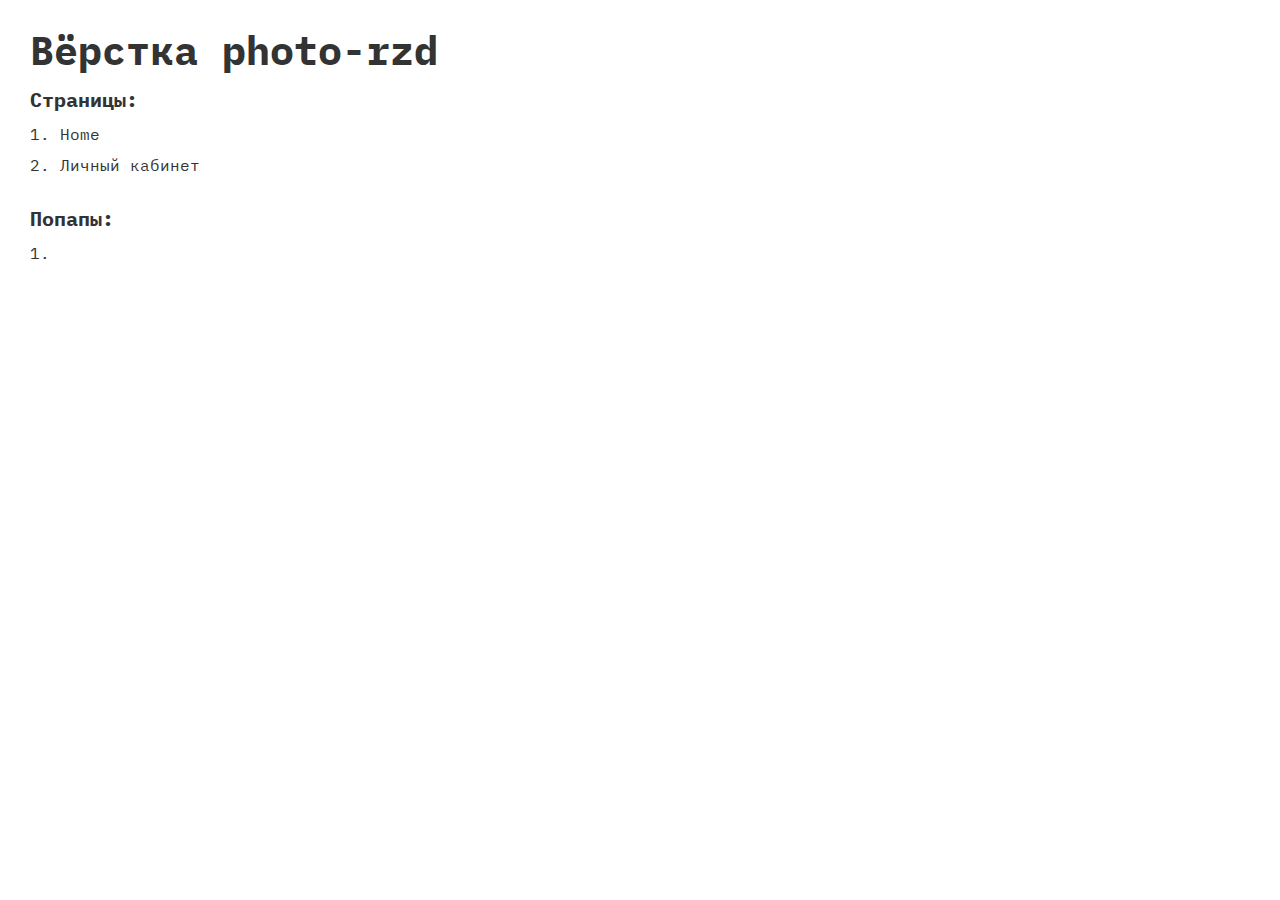
<file: index.html>
<!DOCTYPE html>
<html>

  <head>
    <meta charset="UTF-8">
    <meta name="viewport" content="width=device-width, initial-scale=1.0">
    <title>Верстка «photo-rzd»</title>
  </head>

  <body>
    <div class="rootpage">
      <h1>Вёрстка photo-rzd</h1>
      <h2>Страницы:</h2>
      <ol class="rootpage__list">
        <li><a target="_blank" href="home.html">Home</a></li>
        <li><a target="_blank" href="personal-account.html">Личный кабинет</a></li>
      </ol>
      <h2>Попапы:</h2>
      <ol class="rootpage__list">
        <li><a target="_blank" href="home.html#"></a></li>
      </ol>
    </div>
  </body>
  <style>
    @charset "UTF-8";
    @import url('https://fonts.googleapis.com/css2?family=IBM+Plex+Mono&display=swap');

    *,
    *::before,
    *::after {
      padding: 0px;
      margin: 0px;
      border: 0px;
      box-sizing: border-box;
    }

    html,
    body {
      height: 100%;
      margin: 0;
      padding: 0;
      min-width: 320px;
      width: 100%;
      color: #50545b;
      color: #333;
      background-color: #fff;
    }

    body {
      font-family: "IBM Plex Mono";
      font-size: 100%;
      line-height: 1;
      font-size: 1rem;
    }


    a {
      color: inherit;
      text-decoration: underline;
      transition: padding-left 0.3s ease 0s;
    }

    a:link {
      text-decoration: none;
    }

    a:visited {
      text-decoration: none;
      color: #b7b7b7;
    }

    a:hover {
      text-decoration: none;
      padding-left: 5px;
    }

    ul li {
      list-style: none;
    }

    img {
      vertical-align: top;
    }

    .wrapper {
      width: 100%;
      min-height: 100%;
      overflow: hidden;
    }

    .rootpage {
      padding: 30px;
      display: flex;
      flex-direction: column;
      align-items: flex-start;
    }


    h1 {
      font-size: 2.5rem;
      margin: 0px 0px 1.25rem 0px;
    }


    h2 {
      font-size: 1.25rem;
      margin: 0px 0px 1rem 0px;
    }


    .rootpage__list {
      margin: 0px 0px 2.25rem 1.25rem;
      margin: 0px 0px 2.25rem 1.85rem;
    }

    .rootpage__list li:not(:last-child) {
      margin: 0px 0px 15px 0px;
    }

    .rootpage__contacts,
    .rootpage__tnx {
      line-height: 1.4;
    }

    .rootpage__tnx h2,
    .rootpage__contacts h2 {
      color: #bb4e58;
    }

    .rootpage__contacts {}

    .rootpage__contacts a {
      transition: all 0.3s ease 0s;
      padding: 0;
    }

    .rootpage__contacts a:hover {
      color: rgba(187, 78, 88, 0.7);
    }

    .rootpage__tnx {
      margin: 0px 0px 1rem 0px;
    }
  </style>

</html>
</file>
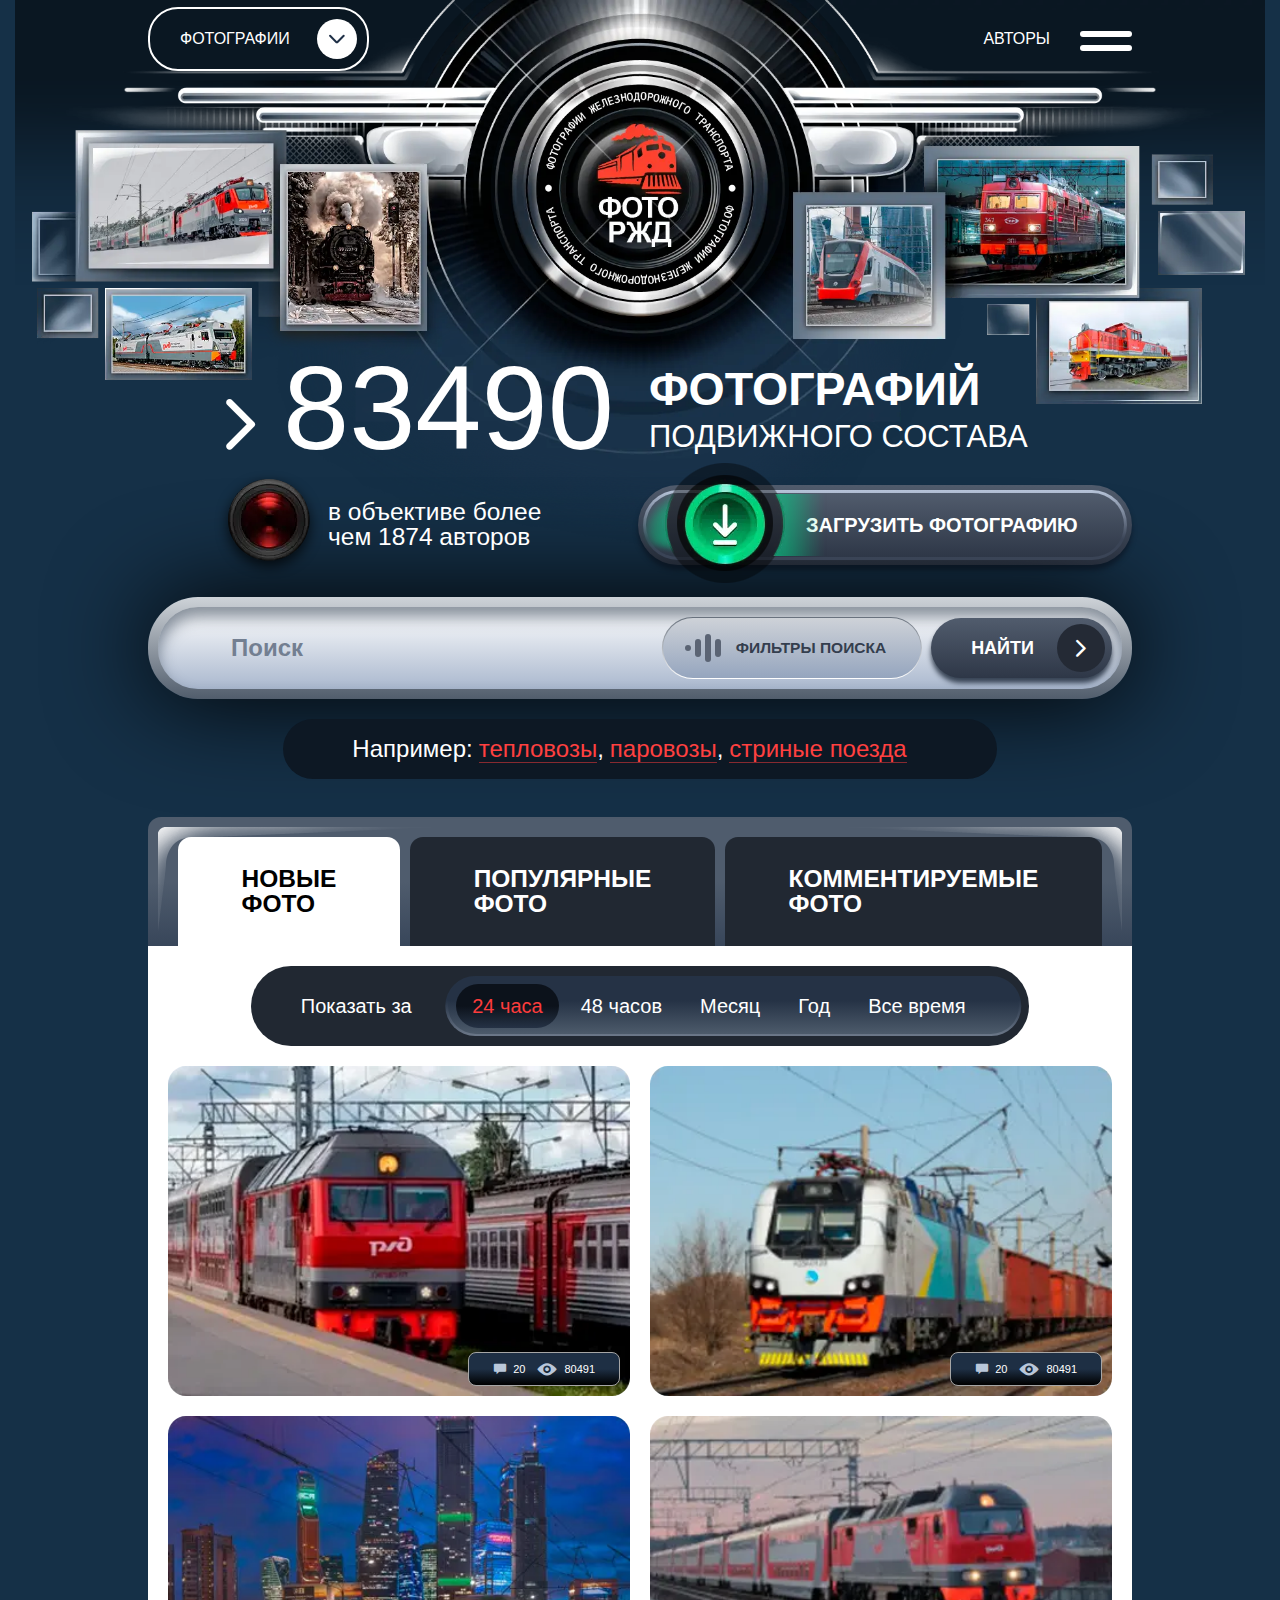
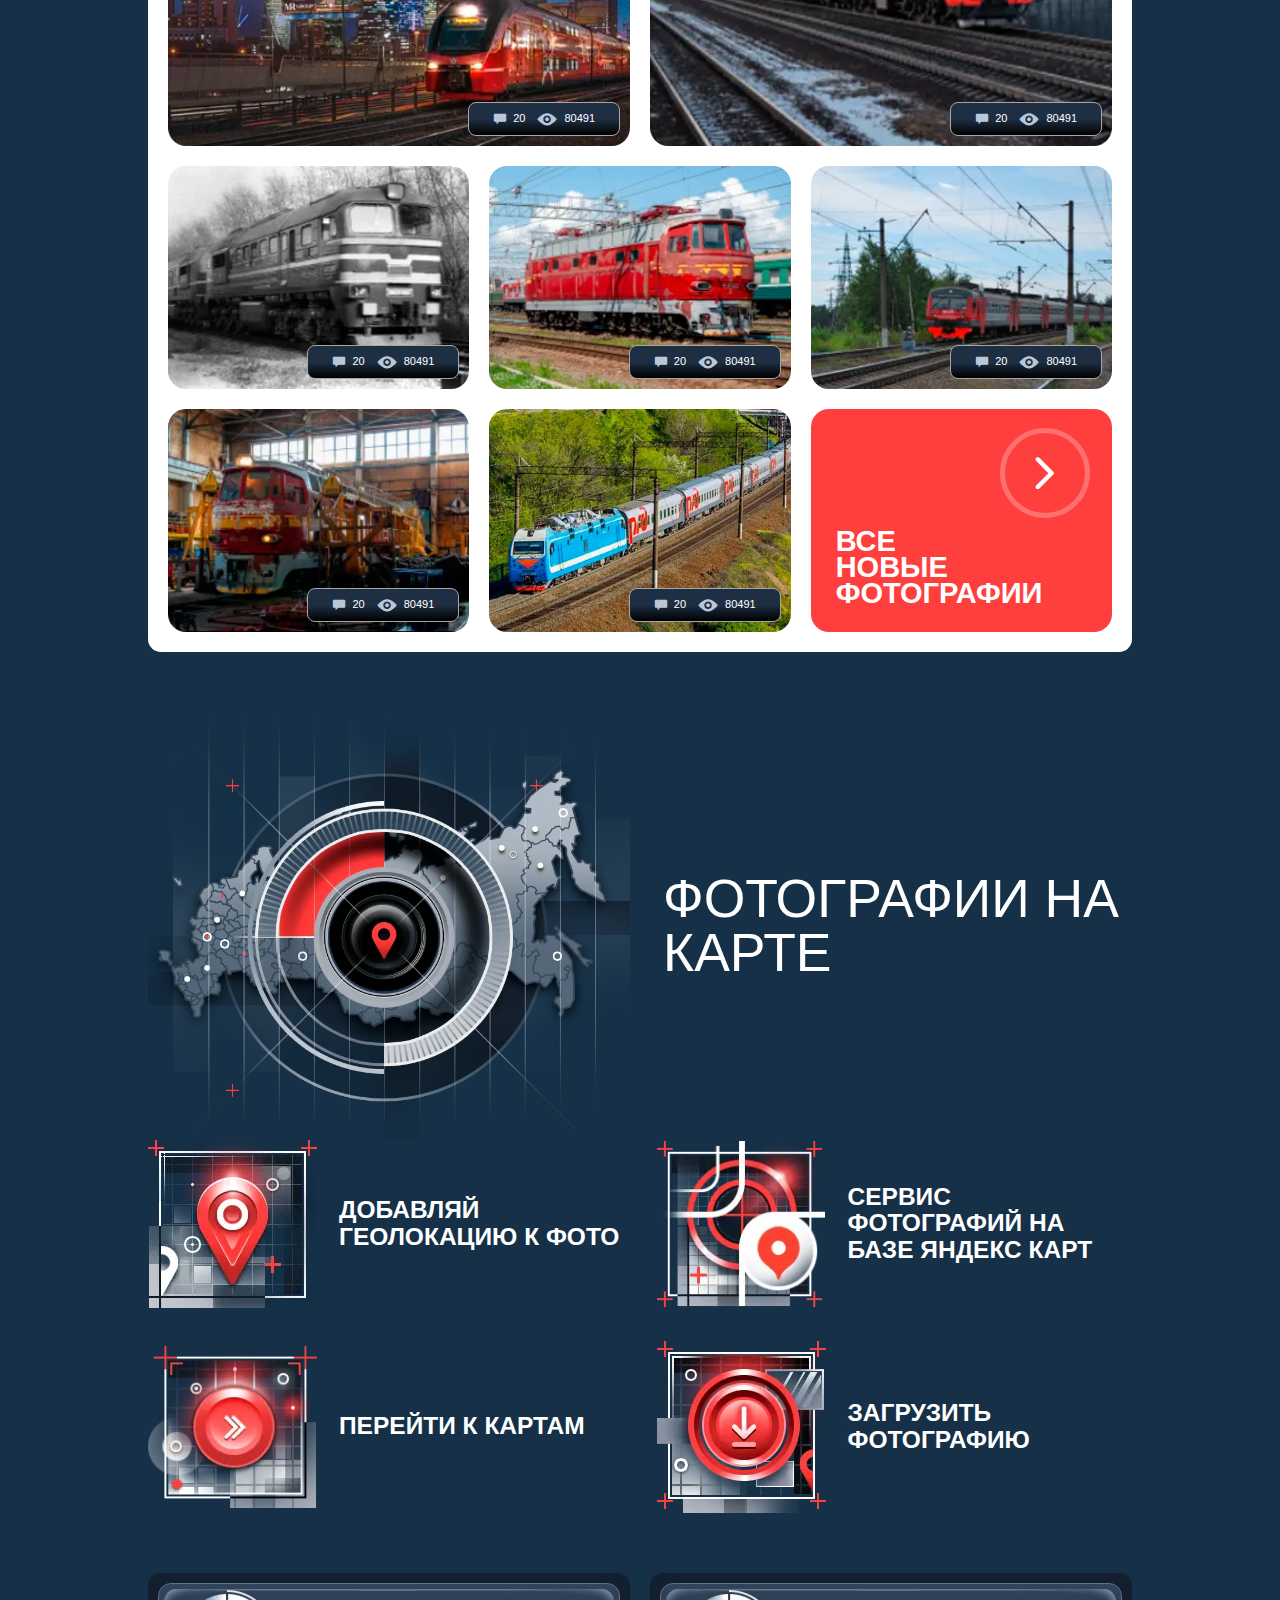
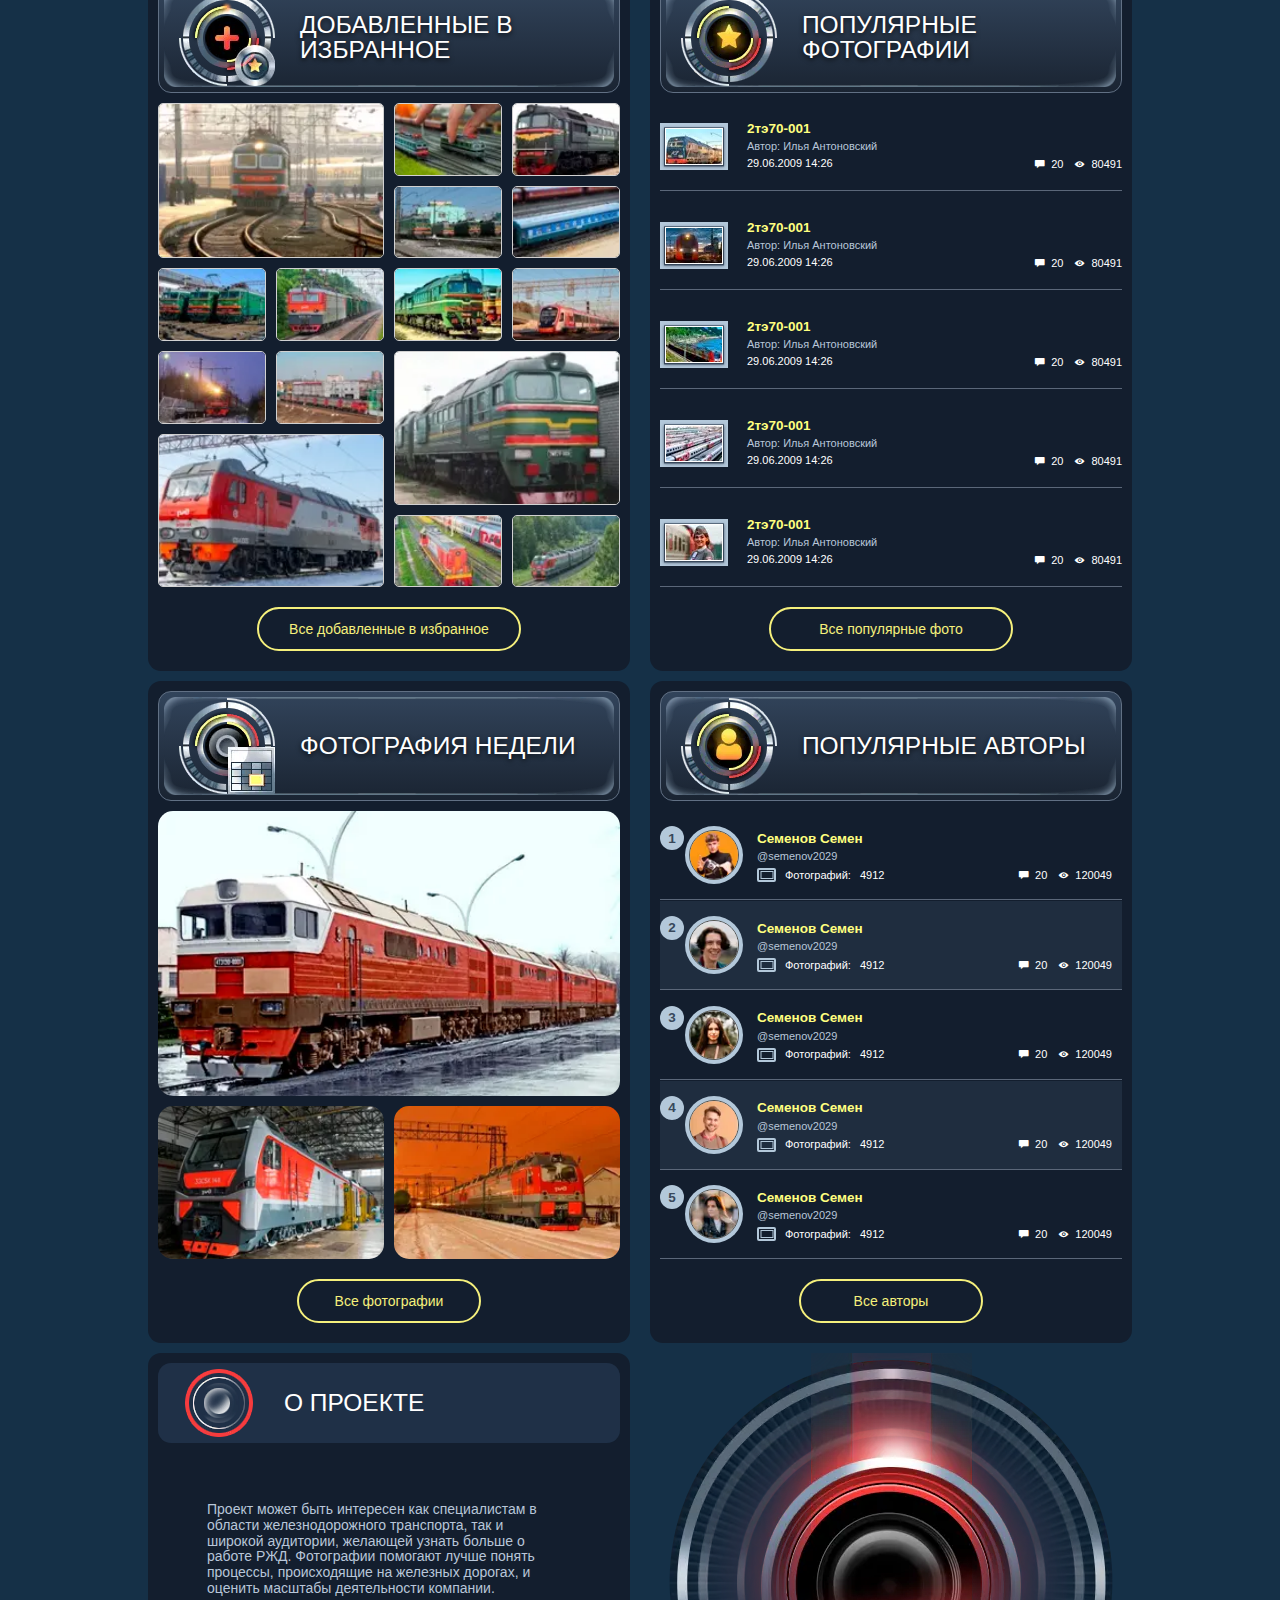
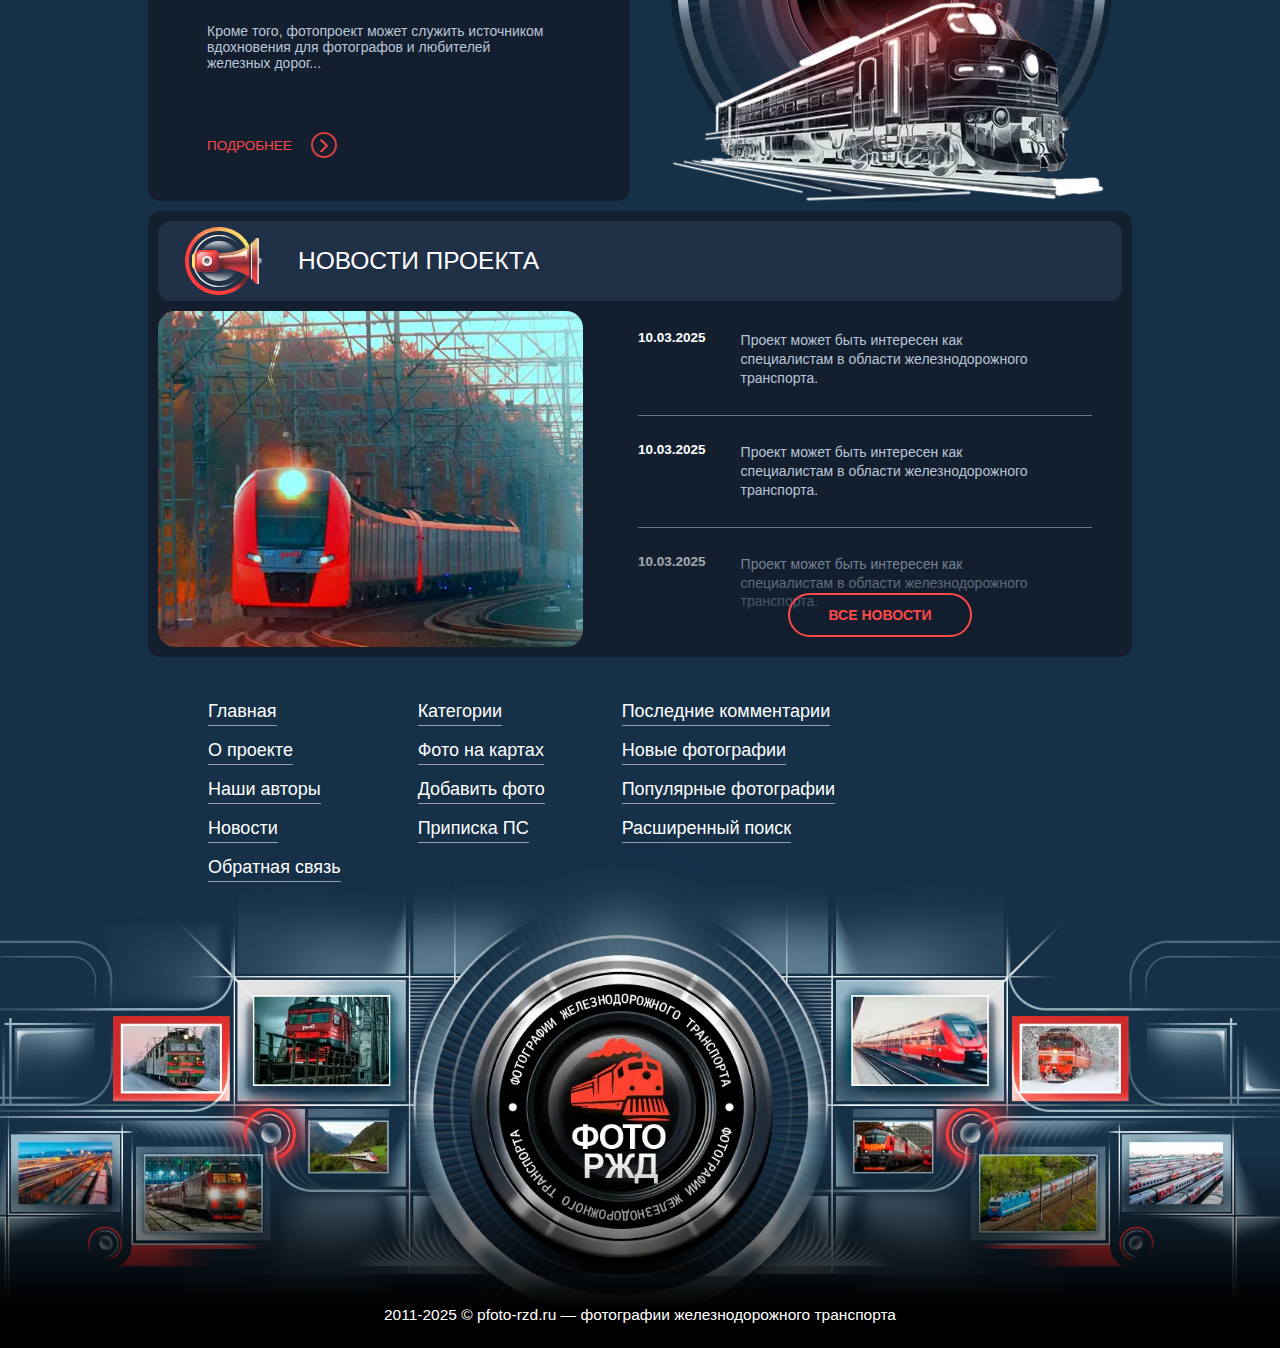
<file: home.html>
<!DOCTYPE html>
<html lang="ru">

<head>
	<title>Home</title>
	<meta charset="UTF-8">
	<meta name="format-detection" content="telephone=no">
	<!-- <style>body{opacity: 0;}</style> -->
	<link rel="stylesheet" href="css/style.min.css?_v=20251018023330">
	<!-- <link rel="shortcut icon" href="favicon.ico"> -->
	<!-- <meta name="robots" content="noindex, nofollow"> -->
	<meta name="viewport" content="width=device-width, initial-scale=1.0">
</head>

<body>
	<div class="wrapper">
		<header class="header">
			<div class="header__container">
				<div class="header__body">
					<div class="header__left">
						<a href="#" class="header__logo logo">
							<img src="img/logo.webp" alt="logo" class="logo__img">
							<div class="logo__text">ФОТО <br>РЖД</div>
						</a>
						<div data-da=".header__right,1365.98" class="header__menu menu">
							<button type="button" class="menu__icon icon-menu"><span></span></button>
							<div class="menu__body">
								<div class="menu__container">
									<div class="menu__box">
										<nav class="menu__columns">
											<ul class="menu__list">
												<li class="menu__item menu__item_main"><a href="#" class="menu__link"><span>Главная</span></a></li>
												<li class="menu__item menu__item_about"><a href="#" class="menu__link"><span>О проекте</span></a></li>
												<li class="menu__item menu__item_authors"><a href="#" class="menu__link"><span>Наши авторы</span></a></li>
												<li class="menu__item menu__item_news"><a href="#" class="menu__link"><span>Новости</span></a></li>
												<li class="menu__item menu__item_feedback"><a href="#" class="menu__link"><span>Обратная связь</span></a></li>
											</ul>
											<ul class="menu__list">
												<li class="menu__item menu__item_categories"><a href="#" class="menu__link"><span>Категории</span></a></li>
												<li class="menu__item menu__item_photos-maps"><a href="#" class="menu__link menu__link_photos"><span>Фото на картах</span></a></li>
												<li class="menu__item menu__item_add-photo"><a href="#" class="menu__link menu__link_add"><span>Добавить фото</span></a></li>
												<li class="menu__item menu__item_pc"><a href="#" class="menu__link"><span>Приписка ПС</span></a></li>
											</ul>
											<ul class="menu__list">
												<li class="menu__item menu__item_comments"><a href="#" class="menu__link"><span>Последние комментарии</span></a></li>
												<li class="menu__item menu__item_new-photos"><a href="#" class="menu__link"><span>Новые фотографии</span></a></li>
												<li class="menu__item menu__item_popular-photos"><a href="#" class="menu__link"><span>Популярные фотографии</span></a></li>
												<li class="menu__item menu__item_search"><a href="#" class="menu__link"><span>Расширенный поиск</span></a></li>
											</ul>
										</nav>
									</div>
									<div data-da=".menu__box,767.98" class="menu__logo">
										<div class="menu__image">
											<img src="img/logo2.webp" alt="logo" class="menu__img">
										</div>
									</div>
								</div>
							</div>
						</div>
						<div data-da=".menu__box,767.98,1" class="header__photo photo-header">
							<button class="photo-header__button button"><span></span>Фотографии</button>
							<div class="photo-header__body">
								<div class="photo-header__container">
									<div class="photo-header__grid">
										<div class="photo-header__search search">
											<input autocomplete="off" type="text" name="form[]" placeholder="Поиск" class="search__input">
											<button type="button" class="search__button"></button>
										</div>
										<button class="photo-header__back-button">Назад в меню</button>
										<div class="photo-header__statistics">
											<div class="photo-header__element photo-header__element_new">
												<div class="photo-header__label">Новые</div>
												<div class="photo-header__quantity">415</div>
											</div>
											<div class="photo-header__element photo-header__element_popular">
												<div class="photo-header__label">Популярные</div>
												<div class="photo-header__quantity">23115</div>
											</div>
										</div>
										<div class="photo-header__box">
											<div class="photo-header__last-uploaded">Последние загруженные</div>
											<div class="photo-header__row">
												<div class="photo-header__inner">
													<a href="#" class="photo-header__term">за 24 часа</a>
													<div class="photo-header__number">(549)</div>
												</div>
												<div class="photo-header__inner">
													<a href="#" class="photo-header__term">за 48 часа</a>
													<div class="photo-header__number">(1204)</div>
												</div>
												<div class="photo-header__inner">
													<a href="#" class="photo-header__term">за неделю</a>
													<div class="photo-header__number">(1204)</div>
												</div>
												<div class="photo-header__inner">
													<a href="#" class="photo-header__term">за месяц</a>
													<div class="photo-header__number">(39312)</div>
												</div>
											</div>
										</div>
										<ul class="photo-header__list">
											<li class="photo-header__item"><a href="#" class="photo-header__link"><span>Электровозы</span> (29015)</a></li>
											<li class="photo-header__item"><a href="#" class="photo-header__link"><span>Узкоколейная железная дорога</span> (238)</a></li>
											<li class="photo-header__item"><a href="#" class="photo-header__link"><span>Городской электротранспорт</span> (310)</a></li>
											<li class="photo-header__item"><a href="#" class="photo-header__link"><span>Тепловозы</span> (12815)</a></li>
											<li class="photo-header__item"><a href="#" class="photo-header__link"><span>Таблички, значки , логотипы</span> (475)</a></li>
											<li class="photo-header__item"><a href="#" class="photo-header__link"><span>Пейзажи</span> (102)</a></li>
											<li class="photo-header__item"><a href="#" class="photo-header__link"><span>Паровозы</span> (656)</a></li>
											<li class="photo-header__item"><a href="#" class="photo-header__link"><span>Устройство подвижного состава</span> (896)</a></li>
											<li class="photo-header__item"><a href="#" class="photo-header__link"><span>Текстурные фотографии</span> (59)</a></li>
											<li class="photo-header__item"><a href="#" class="photo-header__link"><span>Прочие локомотивы</span> (122)</a></li>
											<li class="photo-header__item"><a href="#" class="photo-header__link"><span>Железные дороги</span> (2201)</a></li>
											<li class="photo-header__item"><a href="#" class="photo-header__link"><span>Вчтречи наших соавторов</span> (33)</a></li>
											<li class="photo-header__item"><a href="#" class="photo-header__link"><span>Газотурбовозы</span> (13)</a></li>
											<li class="photo-header__item"><a href="#" class="photo-header__link"><span>Железнодорожные предприятия</span> (1341)</a></li>
											<li class="photo-header__item"><a href="#" class="photo-header__link"><span>Происшествия на ж\д</span> (45)</a></li>
											<li class="photo-header__item"><a href="#" class="photo-header__link"><span>Электропоезда</span> (10314)</a></li>
											<li class="photo-header__item"><a href="#" class="photo-header__link"><span>Музеи железнодорожной техники</span> (168)</a></li>
											<li class="photo-header__item"><a href="#" class="photo-header__link"><span>Документация</span> (391)</a></li>
											<li class="photo-header__item"><a href="#" class="photo-header__link"><span>Дизель поезда</span> (1165)</a></li>
											<li class="photo-header__item"><a href="#" class="photo-header__link"><span>Пути-дороги</span> (234)</a></li>
											<li class="photo-header__item"><a href="#" class="photo-header__link"><span>Зарубежные ж\д</span> (349)</a></li>
											<li class="photo-header__item"><a href="#" class="photo-header__link"><span>Специальный подвижной состав</span> (677)</a></li>
											<li class="photo-header__item"><a href="#" class="photo-header__link"><span>Люди и ж\д</span> (231)</a></li>
											<li class="photo-header__item"><a href="#" class="photo-header__link"><span>Сайт ФЖТ</span> (20)</a></li>
											<li class="photo-header__item"><a href="#" class="photo-header__link"><span>Мотрисы</span> (193)</a></li>
											<li class="photo-header__item"><a href="#" class="photo-header__link"><span>Модели 3D</span> (113)</a></li>
											<li class="photo-header__item photo-header__item_empty"></li>
											<li class="photo-header__item"><a href="#" class="photo-header__link"><span>Вагоны</span> (173)</a></li>
											<li class="photo-header__item"><a href="#" class="photo-header__link"><span>Сцб и прочее</span> (45)</a></li>
											<li class="photo-header__item photo-header__item_empty"></li>
											<li class="photo-header__item"><a href="#" class="photo-header__link"><span>Поезда</span> (65)</a></li>
											<li class="photo-header__item"><a href="#" class="photo-header__link"><span>Разное</span> (313)</a></li>
										</ul>
									</div>
									<div class="photo-header__logo">
										<div class="photo-header__image">
											<img src="img/logo4.webp" alt="logo" class="photo-header__img">
										</div>
									</div>
								</div>
							</div>
						</div>
					</div>
					<div class="header__right">
						<div data-da=".menu__box,1365.98,0" class="header__search search">
							<input autocomplete="off" type="text" name="form[]" placeholder="Поиск" class="search__input">
							<button type="button" class="search__button"></button>
						</div>
						<a href="#" class="header__authors">авторы</a>
						<a href="#" class="header__about-us">о проекте</a>
						<button class="header__account button">личный кабинет</button>
					</div>
				</div>
			</div>
		</header>
		<main class="page">
			<section class="main-block">
				<div class="main-block__container">
					<div class="main-block__body">
						<div class="main-block__top">
							<div class="main-block__number">83490</div>
							<div class="main-block__text"><span>ФОТОГРАФИЙ</span><br> ПодвижнОГО составА</div>
						</div>
						<div class="main-block__main">
							<div class="main-block__search search-main-block">
								<div class="search-main-block__input">
									<input autocomplete="off" type="text" name="form[]" data-error="Ошибка" placeholder="Поиск" class="search-main-block__inp">
								</div>
								<div class="search-main-block__filters filters">
									<div class="filters__body">
										<div class="filters__decor"><span></span></div>
										<div class="filters__label">Фильтры поиска</div>
									</div>
								</div>
								<button class="search-main-block__button">найти</button>
							</div>
							<div class="main-block__box">
								<button data-da=".main-block__main,767.98" class="main-block__button"><span></span>Загрузить <br>фотографию</button>
							</div>
						</div>
						<div class="main-block__bottom">
							<div data-da=".main-block__search,767.98" class="main-block__examples">
								<div class="main-block__label">Например:</div>
								<a href="#" class="main-block__link"><span>тепловозы</span>,</a>
								<a href="#" class="main-block__link"><span>паровозы</span>,</a>
								<a href="#" class="main-block__link"><span>стриные <span>поезда</span></span></a>
							</div>
							<div data-da=".main-block__box,1365.98,0" class="main-block__info">в объективе более чем 1874 авторов</div>
						</div>
					</div>
				</div>
			</section>
			<section class="photo">
				<div class="photo__container">
					<div data-tabs class="photo__body">
						<div class="photo__top">
							<nav data-tabs-titles class="photo__navigation">
								<button type="button" class="photo__title _tab-active">НОВЫЕ <br>фото</button>
								<button type="button" class="photo__title">популярные <br>фото</button>
								<button type="button" class="photo__title">КОММЕНТИРУЕМЫЕ <br>ФОТО</button>
							</nav>
							<div data-da=".photo__content,1365.98,0" class="photo__show-for show-photo">
								<div class="show-photo__label">Показать за</div>
								<div class="show-photo__inner">
									<div class="show-photo__input">
										<span class="show-photo__current">24 часа</span>
									</div>
									<div class="show-photo__items">
										<button class="show-photo__item show-photo__item_active">24 часа</button>
										<button class="show-photo__item">48 часов</button>
										<button class="show-photo__item">Месяц</button>
										<button class="show-photo__item">Год</button>
										<button class="show-photo__item">Все время</button>
									</div>
								</div>
							</div>
						</div>
						<div class="photo__content">
							<div data-tabs-body class="photo__boxes">
								<div class="photo__box">
									<div class="photo__inner photo__inner_top">
										<div class="photo__image">
											<img src="img/photo/image1.webp" alt="поезд" class="photo__img ibg">
											<div class="photo__meta">
												<div class="photo__comments">20</div>
												<div class="photo__views">80491</div>
											</div>
										</div>
										<div class="photo__image">
											<img src="img/photo/image2.webp" alt="поезд" class="photo__img ibg">
											<div class="photo__meta">
												<div class="photo__comments">20</div>
												<div class="photo__views">80491</div>
											</div>
										</div>
										<div class="photo__image">
											<img src="img/photo/image3.webp" alt="поезд" class="photo__img ibg">
											<div class="photo__meta">
												<div class="photo__comments">20</div>
												<div class="photo__views">80491</div>
											</div>
										</div>
										<div class="photo__image">
											<img src="img/photo/image4.webp" alt="поезд" class="photo__img ibg">
											<div class="photo__meta">
												<div class="photo__comments">20</div>
												<div class="photo__views">80491</div>
											</div>
										</div>
									</div>
									<div class="photo__inner photo__inner_bottom">
										<div class="photo__image">
											<img src="img/photo/image5.webp" alt="поезд" class="photo__img ibg">
											<div class="photo__meta">
												<div class="photo__comments">20</div>
												<div class="photo__views">80491</div>
											</div>
										</div>
										<div class="photo__image">
											<img src="img/photo/image6.webp" alt="поезд" class="photo__img ibg">
											<div class="photo__meta">
												<div class="photo__comments">20</div>
												<div class="photo__views">80491</div>
											</div>
										</div>
										<div class="photo__image">
											<img src="img/photo/image7.webp" alt="поезд" class="photo__img ibg">
											<div class="photo__meta">
												<div class="photo__comments">20</div>
												<div class="photo__views">80491</div>
											</div>
										</div>
										<div class="photo__image">
											<img src="img/photo/image8.webp" alt="поезд" class="photo__img ibg">
											<div class="photo__meta">
												<div class="photo__comments">20</div>
												<div class="photo__views">80491</div>
											</div>
										</div>
										<div class="photo__image">
											<img src="img/photo/image9.webp" alt="поезд" class="photo__img ibg">
											<div class="photo__meta">
												<div class="photo__comments">20</div>
												<div class="photo__views">80491</div>
											</div>
										</div>
										<div class="photo__image">
											<img src="img/photo/image10.webp" alt="поезд" class="photo__img ibg">
											<div class="photo__meta">
												<div class="photo__comments">20</div>
												<div class="photo__views">80491</div>
											</div>
										</div>
										<a href="#" class="photo__link">Все <br>новые <br>фотографии</a>
									</div>
								</div>
								<div class="photo__box">
									<div class="photo__inner photo__inner_top">
										<div class="photo__image">
											<img src="img/photo/image1.webp" alt="поезд" class="photo__img ibg">
											<div class="photo__meta">
												<div class="photo__comments">20</div>
												<div class="photo__views">80491</div>
											</div>
										</div>
										<div class="photo__image">
											<img src="img/photo/image1.webp" alt="поезд" class="photo__img ibg">
											<div class="photo__meta">
												<div class="photo__comments">20</div>
												<div class="photo__views">80491</div>
											</div>
										</div>
										<div class="photo__image">
											<img src="img/photo/image1.webp" alt="поезд" class="photo__img ibg">
											<div class="photo__meta">
												<div class="photo__comments">20</div>
												<div class="photo__views">80491</div>
											</div>
										</div>
										<div class="photo__image">
											<img src="img/photo/image1.webp" alt="поезд" class="photo__img ibg">
											<div class="photo__meta">
												<div class="photo__comments">20</div>
												<div class="photo__views">80491</div>
											</div>
										</div>
									</div>
									<div class="photo__inner photo__inner_bottom">
										<div class="photo__image">
											<img src="img/photo/image1.webp" alt="поезд" class="photo__img ibg">
											<div class="photo__meta">
												<div class="photo__comments">20</div>
												<div class="photo__views">80491</div>
											</div>
										</div>
										<div class="photo__image">
											<img src="img/photo/image1.webp" alt="поезд" class="photo__img ibg">
											<div class="photo__meta">
												<div class="photo__comments">20</div>
												<div class="photo__views">80491</div>
											</div>
										</div>
										<div class="photo__image">
											<img src="img/photo/image1.webp" alt="поезд" class="photo__img ibg">
											<div class="photo__meta">
												<div class="photo__comments">20</div>
												<div class="photo__views">80491</div>
											</div>
										</div>
										<div class="photo__image">
											<img src="img/photo/image1.webp" alt="поезд" class="photo__img ibg">
											<div class="photo__meta">
												<div class="photo__comments">20</div>
												<div class="photo__views">80491</div>
											</div>
										</div>
										<div class="photo__image">
											<img src="img/photo/image1.webp" alt="поезд" class="photo__img ibg">
											<div class="photo__meta">
												<div class="photo__comments">20</div>
												<div class="photo__views">80491</div>
											</div>
										</div>
										<div class="photo__image">
											<img src="img/photo/image1.webp" alt="поезд" class="photo__img ibg">
											<div class="photo__meta">
												<div class="photo__comments">20</div>
												<div class="photo__views">80491</div>
											</div>
										</div>
										<a href="#" class="photo__link">Все <br>новые <br>фотографии</a>
									</div>
								</div>
								<div class="photo__box">
									<div class="photo__inner photo__inner_top">
										<div class="photo__image">
											<img src="img/photo/image2.webp" alt="поезд" class="photo__img ibg">
											<div class="photo__meta">
												<div class="photo__comments">20</div>
												<div class="photo__views">80491</div>
											</div>
										</div>
										<div class="photo__image">
											<img src="img/photo/image2.webp" alt="поезд" class="photo__img ibg">
											<div class="photo__meta">
												<div class="photo__comments">20</div>
												<div class="photo__views">80491</div>
											</div>
										</div>
										<div class="photo__image">
											<img src="img/photo/image2.webp" alt="поезд" class="photo__img ibg">
											<div class="photo__meta">
												<div class="photo__comments">20</div>
												<div class="photo__views">80491</div>
											</div>
										</div>
										<div class="photo__image">
											<img src="img/photo/image2.webp" alt="поезд" class="photo__img ibg">
											<div class="photo__meta">
												<div class="photo__comments">20</div>
												<div class="photo__views">80491</div>
											</div>
										</div>
									</div>
									<div class="photo__inner photo__inner_bottom">
										<div class="photo__image">
											<img src="img/photo/image3.webp" alt="поезд" class="photo__img ibg">
											<div class="photo__meta">
												<div class="photo__comments">20</div>
												<div class="photo__views">80491</div>
											</div>
										</div>
										<div class="photo__image">
											<img src="img/photo/image3.webp" alt="поезд" class="photo__img ibg">
											<div class="photo__meta">
												<div class="photo__comments">20</div>
												<div class="photo__views">80491</div>
											</div>
										</div>
										<div class="photo__image">
											<img src="img/photo/image3.webp" alt="поезд" class="photo__img ibg">
											<div class="photo__meta">
												<div class="photo__comments">20</div>
												<div class="photo__views">80491</div>
											</div>
										</div>
										<div class="photo__image">
											<img src="img/photo/image3.webp" alt="поезд" class="photo__img ibg">
											<div class="photo__meta">
												<div class="photo__comments">20</div>
												<div class="photo__views">80491</div>
											</div>
										</div>
										<div class="photo__image">
											<img src="img/photo/image3.webp" alt="поезд" class="photo__img ibg">
											<div class="photo__meta">
												<div class="photo__comments">20</div>
												<div class="photo__views">80491</div>
											</div>
										</div>
										<div class="photo__image">
											<img src="img/photo/image3.webp" alt="поезд" class="photo__img ibg">
											<div class="photo__meta">
												<div class="photo__comments">20</div>
												<div class="photo__views">80491</div>
											</div>
										</div>
										<a href="#" class="photo__link">Все <br>новые <br>фотографии</a>
									</div>
								</div>
							</div>
						</div>
					</div>
				</div>
			</section>
			<section class="on-map">
				<div class="on-map__container">
					<div class="on-map__body">
						<div class="on-map__image">
							<img src="img/on-map/bg.webp" alt="карта" class="on-map__img">
						</div>
						<div class="on-map__content">
							<h2 data-da=".on-map__body,1869.98,0" class="on-map__title">Фотографии на карте</h2>
							<div class="on-map__row">
								<a href="#" class="on-map__item item-map">
									<div class="item-map__image">
										<img src="img/on-map/image1.webp" alt="иконка" class="item-map__img">
									</div>
									<div class="item-map__title">добавляй геолокацию к фото</div>
								</a>
								<a href="#" class="on-map__item item-map">
									<div class="item-map__image">
										<img src="img/on-map/image2.webp" alt="иконка" class="item-map__img">
									</div>
									<div class="item-map__title">Сервис фотографий НА БАЗЕ ЯНДЕКС КАРТ</div>
								</a>
								<a href="#" class="on-map__item item-map">
									<div class="item-map__image">
										<img src="img/on-map/image3.webp" alt="иконка" class="item-map__img">
									</div>
									<div class="item-map__title">Перейти к картам</div>
								</a>
								<a href="#" class="on-map__item item-map">
									<div class="item-map__image">
										<img src="img/on-map/image4.webp" alt="иконка" class="item-map__img">
									</div>
									<div class="item-map__title">загрузить фотографию</div>
								</a>
							</div>
						</div>
					</div>
				</div>
			</section>
			<section class="info">
				<div class="info__container">
					<div class="info__grid">
						<div class="info__column">
							<div class="info__label info__label_addedto-favorites">добавленные в избранное</div>
							<div class="info__addedto-favorites favorites-addedto">
								<div class="favorites-addedto__image favorites-addedto__image_mod">
									<img src="img/info/favorites-addedto/image1.webp" alt="поезд" class="favorites-addedto__img ibg">
								</div>
								<div class="favorites-addedto__image">
									<img src="img/info/favorites-addedto/image2.webp" alt="поезд" class="favorites-addedto__img ibg">
								</div>
								<div class="favorites-addedto__image">
									<img src="img/info/favorites-addedto/image3.webp" alt="поезд" class="favorites-addedto__img ibg">
								</div>
								<div class="favorites-addedto__image">
									<img src="img/info/favorites-addedto/image4.webp" alt="поезд" class="favorites-addedto__img ibg">
								</div>
								<div class="favorites-addedto__image">
									<img src="img/info/favorites-addedto/image5.webp" alt="поезд" class="favorites-addedto__img ibg">
								</div>
								<div class="favorites-addedto__image">
									<img src="img/info/favorites-addedto/image6.webp" alt="поезд" class="favorites-addedto__img ibg">
								</div>
								<div class="favorites-addedto__image">
									<img src="img/info/favorites-addedto/image7.webp" alt="поезд" class="favorites-addedto__img ibg">
								</div>
								<div class="favorites-addedto__image">
									<img src="img/info/favorites-addedto/image8.webp" alt="поезд" class="favorites-addedto__img ibg">
								</div>
								<div class="favorites-addedto__image">
									<img src="img/info/favorites-addedto/image9.webp" alt="поезд" class="favorites-addedto__img ibg">
								</div>
								<div class="favorites-addedto__image">
									<img src="img/info/favorites-addedto/image10.webp" alt="поезд" class="favorites-addedto__img ibg">
								</div>
								<div class="favorites-addedto__image">
									<img src="img/info/favorites-addedto/image11.webp" alt="поезд" class="favorites-addedto__img ibg">
								</div>
								<div class="favorites-addedto__image favorites-addedto__image_mod">
									<img src="img/info/favorites-addedto/image13.webp" alt="поезд" class="favorites-addedto__img ibg">
								</div>
								<div class="favorites-addedto__image favorites-addedto__image_mod">
									<img src="img/info/favorites-addedto/image12.webp" alt="поезд" class="favorites-addedto__img ibg">
								</div>
								<div class="favorites-addedto__image">
									<img src="img/info/favorites-addedto/image14.webp" alt="поезд" class="favorites-addedto__img ibg">
								</div>
								<div class="favorites-addedto__image">
									<img src="img/info/favorites-addedto/image15.webp" alt="поезд" class="favorites-addedto__img ibg">
								</div>
							</div>
							<a href="#" class="info__button">Все добавленные в избранное</a>
						</div>
						<div class="info__column">
							<div class="info__label info__label_popular-photos">популярные фотографии</div>
							<div class="info__popular-photos photos-popular">
								<div class="photos-popular__item">
									<div class="photos-popular__image">
										<img src="img/info/photos-popular/image1.webp" alt="поезд" class="photos-popular__img ibg">
									</div>
									<div class="photos-popular__content">
										<div class="photos-popular__code">2тэ70-001</div>
										<div class="photos-popular__name">Автор: Илья Антоновский</div>
										<div class="photos-popular__inner">
											<div class="photos-popular__date">29.06.2009 14:26</div>
											<div class="photos-popular__meta">
												<div class="photos-popular__comments">20</div>
												<div class="photos-popular__views">80491</div>
											</div>
										</div>
									</div>
								</div>
								<div class="photos-popular__item">
									<div class="photos-popular__image">
										<img src="img/info/photos-popular/image2.webp" alt="поезд" class="photos-popular__img ibg">
									</div>
									<div class="photos-popular__content">
										<div class="photos-popular__code">2тэ70-001</div>
										<div class="photos-popular__name">Автор: Илья Антоновский</div>
										<div class="photos-popular__inner">
											<div class="photos-popular__date">29.06.2009 14:26</div>
											<div class="photos-popular__meta">
												<div class="photos-popular__comments">20</div>
												<div class="photos-popular__views">80491</div>
											</div>
										</div>
									</div>
								</div>
								<div class="photos-popular__item">
									<div class="photos-popular__image">
										<img src="img/info/photos-popular/image3.webp" alt="поезд" class="photos-popular__img ibg">
									</div>
									<div class="photos-popular__content">
										<div class="photos-popular__code">2тэ70-001</div>
										<div class="photos-popular__name">Автор: Илья Антоновский</div>
										<div class="photos-popular__inner">
											<div class="photos-popular__date">29.06.2009 14:26</div>
											<div class="photos-popular__meta">
												<div class="photos-popular__comments">20</div>
												<div class="photos-popular__views">80491</div>
											</div>
										</div>
									</div>
								</div>
								<div class="photos-popular__item">
									<div class="photos-popular__image">
										<img src="img/info/photos-popular/image4.webp" alt="поезд" class="photos-popular__img ibg">
									</div>
									<div class="photos-popular__content">
										<div class="photos-popular__code">2тэ70-001</div>
										<div class="photos-popular__name">Автор: Илья Антоновский</div>
										<div class="photos-popular__inner">
											<div class="photos-popular__date">29.06.2009 14:26</div>
											<div class="photos-popular__meta">
												<div class="photos-popular__comments">20</div>
												<div class="photos-popular__views">80491</div>
											</div>
										</div>
									</div>
								</div>
								<div class="photos-popular__item">
									<div class="photos-popular__image">
										<img src="img/info/photos-popular/image5.webp" alt="поезд" class="photos-popular__img ibg">
									</div>
									<div class="photos-popular__content">
										<div class="photos-popular__code">2тэ70-001</div>
										<div class="photos-popular__name">Автор: Илья Антоновский</div>
										<div class="photos-popular__inner">
											<div class="photos-popular__date">29.06.2009 14:26</div>
											<div class="photos-popular__meta">
												<div class="photos-popular__comments">20</div>
												<div class="photos-popular__views">80491</div>
											</div>
										</div>
									</div>
								</div>
							</div>
							<a href="#" class="info__button">Все популярные фото</a>
						</div>
						<div class="info__column">
							<div class="info__label info__label_photo-week">Фотография недели</div>
							<div class="info__photo-week week-photo">
								<div class="week-photo__image week-photo__image_mod">
									<img src="img/info/week-photo/image1.webp" alt="поезд" class="week-photo__img ibg">
								</div>
								<div class="week-photo__image">
									<img src="img/info/week-photo/image2.webp" alt="поезд" class="week-photo__img ibg">
								</div>
								<div class="week-photo__image">
									<img src="img/info/week-photo/image3.webp" alt="поезд" class="week-photo__img ibg">
								</div>
								<div class="week-photo__image">
									<img src="img/info/week-photo/image4.webp" alt="поезд" class="week-photo__img ibg">
								</div>
								<div class="week-photo__image">
									<img src="img/info/week-photo/image5.webp" alt="поезд" class="week-photo__img ibg">
								</div>
							</div>
							<a href="#" class="info__button">Все фотографии</a>
						</div>
						<div class="info__column">
							<div class="info__label info__label_popular-authors">популярные Авторы</div>
							<div class="info__popular-authors authors-popular">
								<div class="authors-popular__item">
									<div class="authors-popular__number">1</div>
									<div class="authors-popular__image">
										<img src="img/info/authors-popular/autor1.webp" alt="автор" class="authors-popular__img ibg">
									</div>
									<div class="authors-popular__content">
										<div class="authors-popular__name">Семенов Семен</div>
										<div class="authors-popular__nick">@semenov2029</div>
										<div class="authors-popular__inner">
											<div class="authors-popular__photos"><span></span><mark>Фотографий:</mark> 4912</div>
											<div class="authors-popular__meta">
												<div class="authors-popular__comments">20</div>
												<div class="authors-popular__views">120049</div>
											</div>
										</div>
									</div>
								</div>
								<div class="authors-popular__item">
									<div class="authors-popular__number">2</div>
									<div class="authors-popular__image">
										<img src="img/info/authors-popular/autor2.webp" alt="автор" class="authors-popular__img ibg">
									</div>
									<div class="authors-popular__content">
										<div class="authors-popular__name">Семенов Семен</div>
										<div class="authors-popular__nick">@semenov2029</div>
										<div class="authors-popular__inner">
											<div class="authors-popular__photos"><span></span><mark>Фотографий:</mark> 4912</div>
											<div class="authors-popular__meta">
												<div class="authors-popular__comments">20</div>
												<div class="authors-popular__views">120049</div>
											</div>
										</div>
									</div>
								</div>
								<div class="authors-popular__item">
									<div class="authors-popular__number">3</div>
									<div class="authors-popular__image">
										<img src="img/info/authors-popular/autor3.webp" alt="автор" class="authors-popular__img ibg">
									</div>
									<div class="authors-popular__content">
										<div class="authors-popular__name">Семенов Семен</div>
										<div class="authors-popular__nick">@semenov2029</div>
										<div class="authors-popular__inner">
											<div class="authors-popular__photos"><span></span><mark>Фотографий:</mark> 4912</div>
											<div class="authors-popular__meta">
												<div class="authors-popular__comments">20</div>
												<div class="authors-popular__views">120049</div>
											</div>
										</div>
									</div>
								</div>
								<div class="authors-popular__item">
									<div class="authors-popular__number">4</div>
									<div class="authors-popular__image">
										<img src="img/info/authors-popular/autor4.webp" alt="автор" class="authors-popular__img ibg">
									</div>
									<div class="authors-popular__content">
										<div class="authors-popular__name">Семенов Семен</div>
										<div class="authors-popular__nick">@semenov2029</div>
										<div class="authors-popular__inner">
											<div class="authors-popular__photos"><span></span><mark>Фотографий:</mark> 4912</div>
											<div class="authors-popular__meta">
												<div class="authors-popular__comments">20</div>
												<div class="authors-popular__views">120049</div>
											</div>
										</div>
									</div>
								</div>
								<div class="authors-popular__item">
									<div class="authors-popular__number">5</div>
									<div class="authors-popular__image">
										<img src="img/info/authors-popular/autor5.webp" alt="автор" class="authors-popular__img ibg">
									</div>
									<div class="authors-popular__content">
										<div class="authors-popular__name">Семенов Семен</div>
										<div class="authors-popular__nick">@semenov2029</div>
										<div class="authors-popular__inner">
											<div class="authors-popular__photos"><span></span><mark>Фотографий:</mark> 4912</div>
											<div class="authors-popular__meta">
												<div class="authors-popular__comments">20</div>
												<div class="authors-popular__views">120049</div>
											</div>
										</div>
									</div>
								</div>
							</div>
							<a href="#" class="info__button">Все авторы</a>
						</div>
						<div class="info__column about-info">
							<div class="about-info__label">о проекте</div>
							<div class="about-info__body">
								<div class="about-info__text">
									<p>Проект может быть интересен как специалистам в области железнодорожного транспорта, так и широкой аудитории, желающей узнать больше о работе РЖД. Фотографии помогают лучше понять процессы, происходящие на железных дорогах, и оценить масштабы деятельности компании.</p>
									<p>Кроме того, фотопроект может служить источником вдохновения для фотографов и любителей железных дорог...</p>
								</div>
								<a href="#" class="about-info__link">подробнее</a>
							</div>
						</div>
						<div class="info__bg bg-info">
							<div class="bg-info__image">
								<img src="img/info/train.webp" alt="" class="bg-info__img">
							</div>
						</div>
						<div class="info__column news-info">
							<div class="news-info__label">Новости проекта</div>
							<div class="news-info__body">
								<div class="news-info__image">
									<img class="news-info__img ibg" src="img/info/news-info/image.webp" alt="поезд">
								</div>
								<div class="news-info__content">
									<div class="news-info__items">
										<a href="#" class="news-info__item">
											<div class="news-info__date">10.03.2025</div>
											<div class="news-info__text">
												<p>Проект может быть интересен как специалистам в области железнодорожного транспорта.</p>
											</div>
										</a>
										<a href="#" class="news-info__item">
											<div class="news-info__date">10.03.2025</div>
											<div class="news-info__text">
												<p>Проект может быть интересен как специалистам в области железнодорожного транспорта.</p>
											</div>
										</a>
										<a href="#" class="news-info__item">
											<div class="news-info__date">10.03.2025</div>
											<div class="news-info__text">
												<p>Проект может быть интересен как специалистам в области железнодорожного транспорта.</p>
											</div>
										</a>
									</div>
									<a href="#" class="news-info__link">Все новости</a>
								</div>
							</div>
						</div>
					</div>
				</div>
			</section>
		</main>
		<footer class="footer">
			<div class="footer__container">
				<div class="footer__body">
					<div data-da=".footer__bottom,1365.98" class="footer__copyright">2011-2025 © pfoto-rzd.ru — <br>фотографии железнодорожного транспорта</div>
					<div class="footer__columns">
						<div class="footer__column">
							<ul class="footer__list">
								<li class="footer__item"><a href="#" class="footer__link">Главная</a></li>
								<li class="footer__item"><a href="#" class="footer__link">О проекте</a></li>
								<li class="footer__item"><a href="#" class="footer__link">Наши авторы</a></li>
								<li class="footer__item"><a href="#" class="footer__link">Новости</a></li>
								<li class="footer__item"><a href="#" class="footer__link">Обратная связь</a></li>
							</ul>
						</div>
						<div class="footer__column">
							<ul class="footer__list">
								<li class="footer__item"><a href="#" class="footer__link">Категории</a></li>
								<li class="footer__item"><a href="#" class="footer__link">Фото на картах</a></li>
								<li class="footer__item"><a href="#" class="footer__link">Добавить фото</a></li>
								<li class="footer__item"><a href="#" class="footer__link">Приписка ПС</a></li>
							</ul>
						</div>
						<div class="footer__column">
							<ul class="footer__list footer__list_mod">
								<li class="footer__item"><a href="#" class="footer__link">Последние комментарии</a></li>
								<li class="footer__item"><a href="#" class="footer__link">Новые фотографии</a></li>
								<li class="footer__item"><a href="#" class="footer__link">Популярные фотографии</a></li>
							</ul>
						</div>
						<div class="footer__column">
							<ul class="footer__list">
								<li data-da=".footer__list_mod,1365.98" class="footer__item"><a href="#" class="footer__link">Расширенный поиск</a></li>
							</ul>
						</div>
					</div>
				</div>
				<div class="footer__bottom"></div>
			</div>
		</footer>
	</div>
	<script src="js/app.min.js?_v=20251018023330"></script>
</body>

</html>
</file>
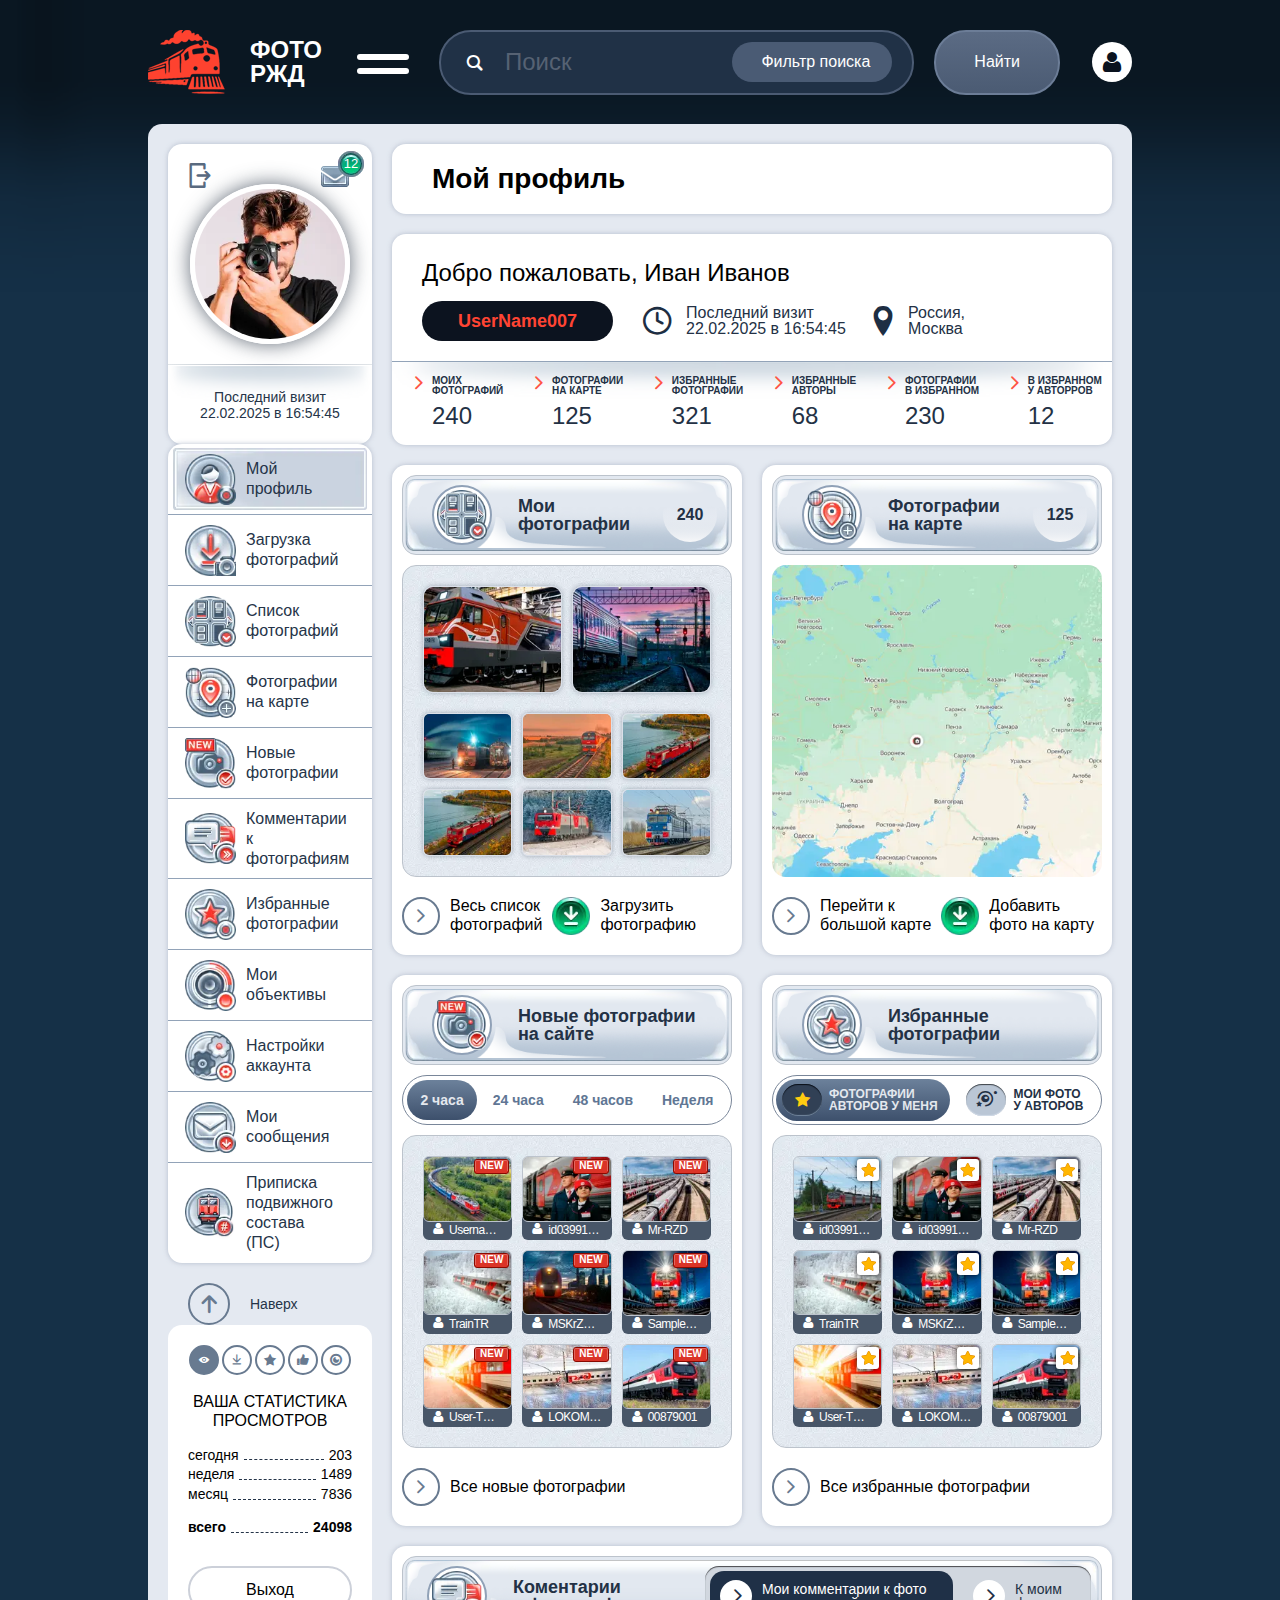
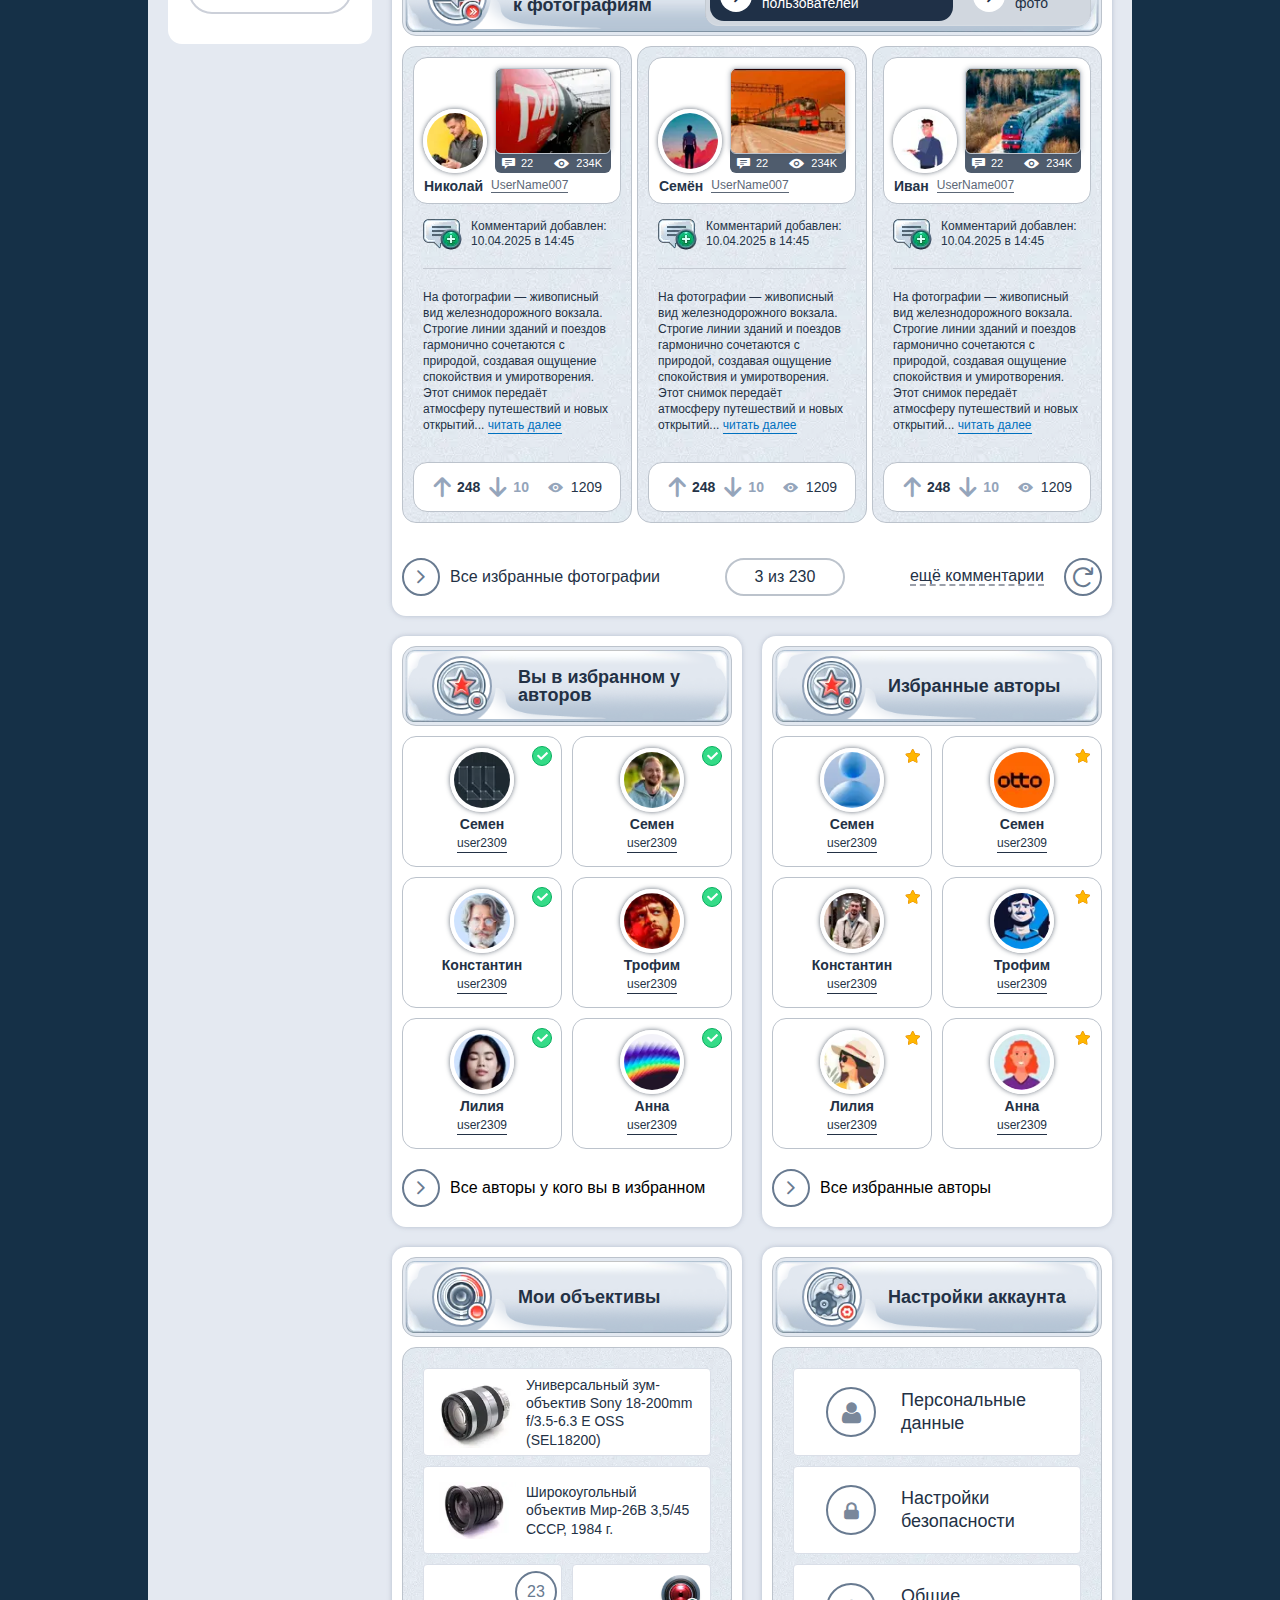
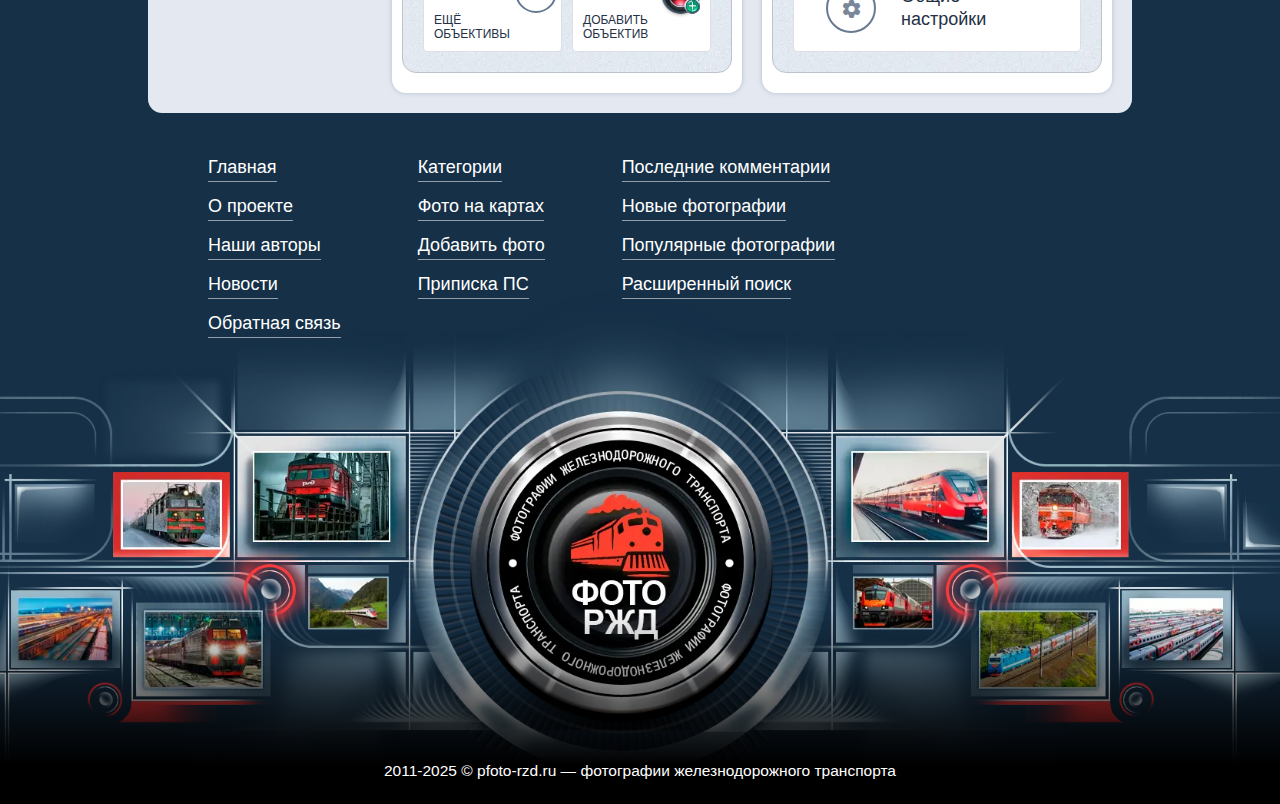
<file: personal-account.html>
<!DOCTYPE html>
<html lang="ru">

  <head>
    <title>PersonalAccount</title>
    <meta charset="UTF-8">
    <meta name="format-detection" content="telephone=no">
    <!-- <style>body{opacity: 0;}</style> -->
    <link rel="stylesheet" href="css/style.min.css?_v=20251018023330">
    <!-- <link rel="shortcut icon" href="favicon.ico"> -->
    <!-- <meta name="robots" content="noindex, nofollow"> -->
    <meta name="viewport" content="width=device-width, initial-scale=1.0">
  </head>

  <body>
    <div class="wrapper">
      <header class="header header_two">
        <div class="header__container">
          <div class="header__body">
            <div class="header__left">
              <a href="#" class="header__logo logo">
                <img src="img/logo.webp" alt="logo" class="logo__img">
                <div class="logo__text">ФОТО <br>РЖД</div>
              </a>
              <div class="header__menu menu">
                <button type="button" class="menu__icon icon-menu"><span></span></button>
                <div class="menu__body">
                  <div class="menu__container">
                    <div class="menu__box">
                      <nav class="menu__columns">
                        <ul class="menu__list">
                          <li class="menu__item menu__item_main"><a href="#" class="menu__link"><span>Главная</span></a></li>
                          <li class="menu__item menu__item_about"><a href="#" class="menu__link"><span>О проекте</span></a></li>
                          <li class="menu__item menu__item_authors"><a href="#" class="menu__link"><span>Наши авторы</span></a></li>
                          <li class="menu__item menu__item_news"><a href="#" class="menu__link"><span>Новости</span></a></li>
                          <li class="menu__item menu__item_feedback"><a href="#" class="menu__link"><span>Обратная связь</span></a></li>
                        </ul>
                        <ul class="menu__list">
                          <li class="menu__item menu__item_categories"><a href="#" class="menu__link"><span>Категории</span></a></li>
                          <li class="menu__item menu__item_photos-maps"><a href="#" class="menu__link menu__link_photos"><span>Фото на картах</span></a></li>
                          <li class="menu__item menu__item_add-photo"><a href="#" class="menu__link menu__link_add"><span>Добавить фото</span></a></li>
                          <li class="menu__item menu__item_pc"><a href="#" class="menu__link"><span>Приписка ПС</span></a></li>
                        </ul>
                        <ul class="menu__list">
                          <li class="menu__item menu__item_comments"><a href="#" class="menu__link"><span>Последние комментарии</span></a></li>
                          <li class="menu__item menu__item_new-photos"><a href="#" class="menu__link"><span>Новые фотографии</span></a></li>
                          <li class="menu__item menu__item_popular-photos"><a href="#" class="menu__link"><span>Популярные фотографии</span></a></li>
                          <li class="menu__item menu__item_search"><a href="#" class="menu__link"><span>Расширенный поиск</span></a></li>
                        </ul>
                      </nav>
                    </div>
                    <div data-da=".menu__box,767.98" class="menu__logo">
                      <div class="menu__image">
                        <img src="img/logo2.webp" alt="logo" class="menu__img">
                      </div>
                    </div>
                  </div>
                </div>
              </div>
              <div data-da=".menu__box,767.98,0" class="header__photo photo-header">
                <button class="photo-header__button button"><span></span>Фотографии</button>
                <div class="photo-header__body">
                  <div class="photo-header__container">
                    <div class="photo-header__grid">
                      <div class="photo-header__search search">
                        <input autocomplete="off" type="text" name="form[]" placeholder="Поиск" class="search__input">
                        <button type="button" class="search__button"></button>
                      </div>
                      <button class="photo-header__back-button">Назад в меню</button>
                      <div class="photo-header__statistics">
                        <div class="photo-header__element photo-header__element_new">
                          <div class="photo-header__label">Новые</div>
                          <div class="photo-header__quantity">415</div>
                        </div>
                        <div class="photo-header__element photo-header__element_popular">
                          <div class="photo-header__label">Популярные</div>
                          <div class="photo-header__quantity">23115</div>
                        </div>
                      </div>
                      <div class="photo-header__box">
                        <div class="photo-header__last-uploaded">Последние загруженные</div>
                        <div class="photo-header__row">
                          <div class="photo-header__inner">
                            <a href="#" class="photo-header__term">за 24 часа</a>
                            <div class="photo-header__number">(549)</div>
                          </div>
                          <div class="photo-header__inner">
                            <a href="#" class="photo-header__term">за 48 часа</a>
                            <div class="photo-header__number">(1204)</div>
                          </div>
                          <div class="photo-header__inner">
                            <a href="#" class="photo-header__term">за неделю</a>
                            <div class="photo-header__number">(1204)</div>
                          </div>
                          <div class="photo-header__inner">
                            <a href="#" class="photo-header__term">за месяц</a>
                            <div class="photo-header__number">(39312)</div>
                          </div>
                        </div>
                      </div>
                      <ul class="photo-header__list">
                        <li class="photo-header__item"><a href="#" class="photo-header__link"><span>Электровозы</span> (29015)</a></li>
                        <li class="photo-header__item"><a href="#" class="photo-header__link"><span>Узкоколейная железная дорога</span> (238)</a></li>
                        <li class="photo-header__item"><a href="#" class="photo-header__link"><span>Городской электротранспорт</span> (310)</a></li>
                        <li class="photo-header__item"><a href="#" class="photo-header__link"><span>Тепловозы</span> (12815)</a></li>
                        <li class="photo-header__item"><a href="#" class="photo-header__link"><span>Таблички, значки , логотипы</span> (475)</a></li>
                        <li class="photo-header__item"><a href="#" class="photo-header__link"><span>Пейзажи</span> (102)</a></li>
                        <li class="photo-header__item"><a href="#" class="photo-header__link"><span>Паровозы</span> (656)</a></li>
                        <li class="photo-header__item"><a href="#" class="photo-header__link"><span>Устройство подвижного состава</span> (896)</a></li>
                        <li class="photo-header__item"><a href="#" class="photo-header__link"><span>Текстурные фотографии</span> (59)</a></li>
                        <li class="photo-header__item"><a href="#" class="photo-header__link"><span>Прочие локомотивы</span> (122)</a></li>
                        <li class="photo-header__item"><a href="#" class="photo-header__link"><span>Железные дороги</span> (2201)</a></li>
                        <li class="photo-header__item"><a href="#" class="photo-header__link"><span>Вчтречи наших соавторов</span> (33)</a></li>
                        <li class="photo-header__item"><a href="#" class="photo-header__link"><span>Газотурбовозы</span> (13)</a></li>
                        <li class="photo-header__item"><a href="#" class="photo-header__link"><span>Железнодорожные предприятия</span> (1341)</a></li>
                        <li class="photo-header__item"><a href="#" class="photo-header__link"><span>Происшествия на ж\д</span> (45)</a></li>
                        <li class="photo-header__item"><a href="#" class="photo-header__link"><span>Электропоезда</span> (10314)</a></li>
                        <li class="photo-header__item"><a href="#" class="photo-header__link"><span>Музеи железнодорожной техники</span> (168)</a></li>
                        <li class="photo-header__item"><a href="#" class="photo-header__link"><span>Документация</span> (391)</a></li>
                        <li class="photo-header__item"><a href="#" class="photo-header__link"><span>Дизель поезда</span> (1165)</a></li>
                        <li class="photo-header__item"><a href="#" class="photo-header__link"><span>Пути-дороги</span> (234)</a></li>
                        <li class="photo-header__item"><a href="#" class="photo-header__link"><span>Зарубежные ж\д</span> (349)</a></li>
                        <li class="photo-header__item"><a href="#" class="photo-header__link"><span>Специальный подвижной состав</span> (677)</a></li>
                        <li class="photo-header__item"><a href="#" class="photo-header__link"><span>Люди и ж\д</span> (231)</a></li>
                        <li class="photo-header__item"><a href="#" class="photo-header__link"><span>Сайт ФЖТ</span> (20)</a></li>
                        <li class="photo-header__item"><a href="#" class="photo-header__link"><span>Мотрисы</span> (193)</a></li>
                        <li class="photo-header__item"><a href="#" class="photo-header__link"><span>Модели 3D</span> (113)</a></li>
                        <li class="photo-header__item photo-header__item_empty"></li>
                        <li class="photo-header__item"><a href="#" class="photo-header__link"><span>Вагоны</span> (173)</a></li>
                        <li class="photo-header__item"><a href="#" class="photo-header__link"><span>Сцб и прочее</span> (45)</a></li>
                        <li class="photo-header__item photo-header__item_empty"></li>
                        <li class="photo-header__item"><a href="#" class="photo-header__link"><span>Поезда</span> (65)</a></li>
                        <li class="photo-header__item"><a href="#" class="photo-header__link"><span>Разное</span> (313)</a></li>
                      </ul>
                    </div>
                    <div class="photo-header__logo">
                      <div class="photo-header__image">
                        <img src="img/logo4.webp" alt="logo" class="photo-header__img">
                      </div>
                    </div>
                  </div>
                </div>
              </div>
            </div>
            <div class="header__right">
              <div class="header__search search search_mod">
                <div class="search__item">
                  <input autocomplete="off" type="text" name="form[]" placeholder="Поиск" class="search__input">
                  <button class="search__filter">Фильтр <span>поиска</span></button>
                </div>
                <button type="button" class="search__button"><span>Найти</span></button>
              </div>
              <a href="#" class="header__authors"><span>Авторы</span></a>
              <a href="#" class="header__about-us">О проекте</a>
              <button class="header__account button"><span>Личный кабинет</span></button>
            </div>
          </div>
        </div>
      </header>
      <main class="page">
        <section class="personal-account">
          <div class="personal-account__container">
            <div class="personal-account__body">
              <div class="personal-account__navigation">
                <nav class="personal-account__buttons">
                  <button type="button" class="personal-account__button personal-account__button_profile is-active"><span><mark>Мой <br>профиль</mark></span></button>
                  <button type="button" class="personal-account__button personal-account__button_uploading-photos"><span><mark>Загрузка <br>фотографий</mark></span></button>
                  <button type="button" class="personal-account__button personal-account__button_list-photos"><span><mark>Список <br>фотографий</mark></span></button>
                  <button type="button" class="personal-account__button personal-account__button_photos-map"><span><mark>Фотографии <br>на карте</mark></span></button>
                  <button type="button" class="personal-account__button personal-account__button_new-photos"><span><mark>Новые <br>фотографии</mark></span></button>
                  <button type="button" class="personal-account__button personal-account__button_comments-photos"><span><mark>Комментарии <br>к фотографиям</mark></span></button>
                  <button type="button" class="personal-account__button personal-account__button_selected-photos"><span><mark>Избранные <br>фотографии</mark></span></button>
                  <button type="button" class="personal-account__button personal-account__button_lenses"><span><mark>Мои <br>объективы</mark></span></button>
                  <button type="button" class="personal-account__button personal-account__button_account-settings"><span><mark>Настройки <br>аккаунта</mark></span></button>
                  <button type="button" class="personal-account__button personal-account__button_messages"><span><mark>Мои <br>сообщения</mark></span></button>
                  <button type="button" class="personal-account__button personal-account__button_postscript"><span><mark>Приписка подвижного <br>состава (ПС)</mark></span></button>
                </nav>
                <button type="button" class="personal-account__up"><span>Наверх</span></button>
              </div>
              <div class="personal-account__content">
                <div class="personal-account__main is-active my-profile">
                  <div class="my-profile__body">
                    <h2 class="my-profile__title title-personal-account">Мой профиль</h2>
                    <div class="my-profile__welcome welcome-my-profile">
                      <div class="welcome-my-profile__main">
                        <div class="welcome-my-profile__box">
                          <h3 class="welcome-my-profile__title">Добро пожаловать, Иван Иванов</h3>
                          <div class="welcome-my-profile__row">
                            <div class="welcome-my-profile__nick"><span>UserName007</span></div>
                            <div data-da=".welcome-my-profile__main,767.98,2" class="welcome-my-profile__session">Последний визит 22.02.2025 в 16:54:45</div>
                            <div data-da=".welcome-my-profile__main,767.98,3" class="welcome-my-profile__location">Россия, Москва</div>
                          </div>
                        </div>
                      </div>
                      <div class="welcome-my-profile__items">
                        <div class="welcome-my-profile__item">
                          <div class="welcome-my-profile__label">Моих <br>фотографий</div>
                          <div class="welcome-my-profile__number">240</div>
                        </div>
                        <div class="welcome-my-profile__item">
                          <div class="welcome-my-profile__label">Фотографии <br>на карте</div>
                          <div class="welcome-my-profile__number">125</div>
                        </div>
                        <div class="welcome-my-profile__item">
                          <div class="welcome-my-profile__label">Избранные <br>фотографии</div>
                          <div class="welcome-my-profile__number">321</div>
                        </div>
                        <div class="welcome-my-profile__item">
                          <div class="welcome-my-profile__label">Избранные <br>авторы</div>
                          <div class="welcome-my-profile__number">68</div>
                        </div>
                        <div class="welcome-my-profile__item">
                          <div class="welcome-my-profile__label">Фотографии <br>в избранном</div>
                          <div class="welcome-my-profile__number">230</div>
                        </div>
                        <div class="welcome-my-profile__item">
                          <div class="welcome-my-profile__label">В избранном <br>у авторров</div>
                          <div class="welcome-my-profile__number">12</div>
                        </div>
                      </div>
                    </div>
                    <div class="my-profile__aside aside">
                      <div data-tabs class="aside__tabs">
                        <nav data-tabs-titles class="aside__navigation">
                          <button type="button" class="aside__button aside__button_eye _tab-active"></button>
                          <button type="button" class="aside__button aside__button_loading"></button>
                          <button type="button" class="aside__button aside__button_star"></button>
                          <button type="button" class="aside__button aside__button_like"></button>
                          <button type="button" class="aside__button aside__button_lens"></button>
                        </nav>
                        <div class="aside__inner">
                          <div data-tabs-body class="aside__items">
                            <div class="aside__item item-aside">
                              <h2 class="item-aside__title">Ваша статистика Просмотров</h2>
                              <div class="item-aside__grid">
                                <div class="item-aside__box">
                                  <div class="item-aside__label">сегодня</div>
                                  <div class="item-aside__number">203</div>
                                </div>
                                <div class="item-aside__box">
                                  <div class="item-aside__label">неделя</div>
                                  <div class="item-aside__number">1489</div>
                                </div>
                                <div class="item-aside__box">
                                  <div class="item-aside__label">месяц</div>
                                  <div class="item-aside__number">7836</div>
                                </div>
                                <div class="item-aside__box">
                                  <div class="item-aside__label">всего</div>
                                  <div class="item-aside__number">24098</div>
                                </div>
                              </div>
                            </div>
                            <div class="aside__item item-aside">
                              <h2 class="item-aside__title">Ваша статистика Загрузок</h2>
                              <div class="item-aside__grid">
                                <div class="item-aside__box">
                                  <div class="item-aside__label">сегодня</div>
                                  <div class="item-aside__number">203</div>
                                </div>
                                <div class="item-aside__box">
                                  <div class="item-aside__label">неделя</div>
                                  <div class="item-aside__number">1489</div>
                                </div>
                                <div class="item-aside__box">
                                  <div class="item-aside__label">месяц</div>
                                  <div class="item-aside__number">7836</div>
                                </div>
                                <div class="item-aside__box">
                                  <div class="item-aside__label">всего</div>
                                  <div class="item-aside__number">24098</div>
                                </div>
                              </div>
                            </div>
                            <div class="aside__item item-aside">
                              <h2 class="item-aside__title">Ваша статистика</h2>
                              <div class="item-aside__grid">
                                <div class="item-aside__box">
                                  <div class="item-aside__label">сегодня</div>
                                  <div class="item-aside__number">203</div>
                                </div>
                                <div class="item-aside__box">
                                  <div class="item-aside__label">неделя</div>
                                  <div class="item-aside__number">1489</div>
                                </div>
                                <div class="item-aside__box">
                                  <div class="item-aside__label">месяц</div>
                                  <div class="item-aside__number">7836</div>
                                </div>
                                <div class="item-aside__box">
                                  <div class="item-aside__label">всего</div>
                                  <div class="item-aside__number">24098</div>
                                </div>
                              </div>
                            </div>
                            <div class="aside__item item-aside">
                              <h2 class="item-aside__title">Статистика</h2>
                              <div class="item-aside__grid">
                                <div class="item-aside__box">
                                  <div class="item-aside__label">сегодня</div>
                                  <div class="item-aside__number">203</div>
                                </div>
                                <div class="item-aside__box">
                                  <div class="item-aside__label">неделя</div>
                                  <div class="item-aside__number">1489</div>
                                </div>
                                <div class="item-aside__box">
                                  <div class="item-aside__label">месяц</div>
                                  <div class="item-aside__number">7836</div>
                                </div>
                                <div class="item-aside__box">
                                  <div class="item-aside__label">всего</div>
                                  <div class="item-aside__number">24098</div>
                                </div>
                              </div>
                            </div>
                            <div class="aside__item item-aside">
                              <h2 class="item-aside__title">Ваша</h2>
                              <div class="item-aside__grid">
                                <div class="item-aside__box">
                                  <div class="item-aside__label">сегодня</div>
                                  <div class="item-aside__number">203</div>
                                </div>
                                <div class="item-aside__box">
                                  <div class="item-aside__label">неделя</div>
                                  <div class="item-aside__number">1489</div>
                                </div>
                                <div class="item-aside__box">
                                  <div class="item-aside__label">месяц</div>
                                  <div class="item-aside__number">7836</div>
                                </div>
                                <div class="item-aside__box">
                                  <div class="item-aside__label">всего</div>
                                  <div class="item-aside__number">24098</div>
                                </div>
                              </div>
                            </div>
                          </div>
                          <button type="button" class="aside__exit">Выход</button>
                        </div>
                      </div>
                    </div>
                    <div class="my-profile__columns">
                      <div class="my-profile__column">
                        <div class="my-profile__box">
                          <h3 class="my-profile__label my-profile__label_my-photos"><span><mark></mark></span>Мои фотографии</h3>
                          <div class="my-profile__number">240</div>
                        </div>
                        <div class="my-profile__item item-my-photos">
                          <div class="item-my-photos__grid">
                            <div class="item-my-photos__image item-my-photos__image_big">
                              <img src="img/personal-account/my-profile/my-photos/imp1.webp" alt="image" class="item-my-photos__img ibg">
                            </div>
                            <div class="item-my-photos__image item-my-photos__image_big">
                              <img src="img/personal-account/my-profile/my-photos/imp2.webp" alt="image" class="item-my-photos__img ibg">
                            </div>
                            <div class="item-my-photos__image">
                              <img src="img/personal-account/my-profile/my-photos/imp3.webp" alt="image" class="item-my-photos__img ibg">
                            </div>
                            <div class="item-my-photos__image">
                              <img src="img/personal-account/my-profile/my-photos/imp4.webp" alt="image" class="item-my-photos__img ibg">
                            </div>
                            <div class="item-my-photos__image">
                              <img src="img/personal-account/my-profile/my-photos/imp5.webp" alt="image" class="item-my-photos__img ibg">
                            </div>
                            <div class="item-my-photos__image">
                              <img src="img/personal-account/my-profile/my-photos/imp5.webp" alt="image" class="item-my-photos__img ibg">
                            </div>
                            <div class="item-my-photos__image">
                              <img src="img/personal-account/my-profile/my-photos/imp6.webp" alt="image" class="item-my-photos__img ibg">
                            </div>
                            <div class="item-my-photos__image">
                              <img src="img/personal-account/my-profile/my-photos/imp7.webp" alt="image" class="item-my-photos__img ibg">
                            </div>
                          </div>
                        </div>
                        <div class="my-profile__bottom">
                          <a href="#" class="my-profile__all">Весь список <br>фотографий</a>
                          <a href="#" class="my-profile__download">Загрузить <br>фотографию</a>
                        </div>
                      </div>
                      <div class="my-profile__column">
                        <div class="my-profile__box">
                          <h3 class="my-profile__label my-profile__label_map"><span><mark></mark></span>Фотографии на карте</h3>
                          <div class="my-profile__number">125</div>
                        </div>
                        <div class="my-profile__item item-mapping ">
                          <img src="img/personal-account/my-profile/map.webp" alt="map" class="item-mapping__img ibg">
                        </div>
                        <div class="my-profile__bottom">
                          <a href="#" class="my-profile__all">Перейти к <br>большой карте</a>
                          <a href="#" class="my-profile__download">Добавить <br>фото на карту</a>
                        </div>
                      </div>
                      <div class="my-profile__column">
                        <div class="my-profile__box">
                          <h3 class="my-profile__label my-profile__label_new-photos"><span><mark></mark></span>Новые фотографии на сайте</h3>
                        </div>
                        <div data-tabs class="my-profile__item item-new-photos">
                          <nav data-tabs-titles class="item-new-photos__navigation">
                            <button type="button" class="item-new-photos__button _tab-active">2 часа</button>
                            <button type="button" class="item-new-photos__button">24 часа</button>
                            <button type="button" class="item-new-photos__button">48 часов</button>
                            <button type="button" class="item-new-photos__button">Неделя</button>
                          </nav>
                          <div data-tabs-body class="item-new-photos__content">
                            <div class="item-new-photos__body">
                              <div class="item-new-photos__grid">
                                <div class="item-new-photos__card card-my-profile">
                                  <div class="card-my-profile__image">
                                    <div class="card-my-profile__new">NEW</div>
                                    <img src="img/personal-account/my-profile/new-photos/image1.webp" alt="image" class="card-my-profile__img ibg">
                                  </div>
                                  <div class="card-my-profile__nick">Username001</div>
                                </div>
                                <div class="item-new-photos__card card-my-profile">
                                  <div class="card-my-profile__image">
                                    <div class="card-my-profile__new">NEW</div>
                                    <img src="img/personal-account/my-profile/new-photos/image2.webp" alt="image" class="card-my-profile__img ibg">
                                  </div>
                                  <div class="card-my-profile__nick">id039918281</div>
                                </div>
                                <div class="item-new-photos__card card-my-profile">
                                  <div class="card-my-profile__image">
                                    <div class="card-my-profile__new">NEW</div>
                                    <img src="img/personal-account/my-profile/new-photos/image3.webp" alt="image" class="card-my-profile__img ibg">
                                  </div>
                                  <div class="card-my-profile__nick">Mr-RZD</div>
                                </div>
                                <div class="item-new-photos__card card-my-profile">
                                  <div class="card-my-profile__image">
                                    <div class="card-my-profile__new">NEW</div>
                                    <img src="img/personal-account/my-profile/new-photos/image4.webp" alt="image" class="card-my-profile__img ibg">
                                  </div>
                                  <div class="card-my-profile__nick">TrainTR</div>
                                </div>
                                <div class="item-new-photos__card card-my-profile">
                                  <div class="card-my-profile__image">
                                    <div class="card-my-profile__new">NEW</div>
                                    <img src="img/personal-account/my-profile/new-photos/image5.webp" alt="image" class="card-my-profile__img ibg">
                                  </div>
                                  <div class="card-my-profile__nick">MSKrZD-001</div>
                                </div>
                                <div class="item-new-photos__card card-my-profile">
                                  <div class="card-my-profile__image">
                                    <div class="card-my-profile__new">NEW</div>
                                    <img src="img/personal-account/my-profile/new-photos/image6.webp" alt="image" class="card-my-profile__img ibg">
                                  </div>
                                  <div class="card-my-profile__nick">Sample_name</div>
                                </div>
                                <div class="item-new-photos__card card-my-profile">
                                  <div class="card-my-profile__image">
                                    <div class="card-my-profile__new">NEW</div>
                                    <img src="img/personal-account/my-profile/new-photos/image7.webp" alt="image" class="card-my-profile__img ibg">
                                  </div>
                                  <div class="card-my-profile__nick">User-TRAIN</div>
                                </div>
                                <div class="item-new-photos__card card-my-profile">
                                  <div class="card-my-profile__image">
                                    <div class="card-my-profile__new">NEW</div>
                                    <img src="img/personal-account/my-profile/new-photos/image8.webp" alt="image" class="card-my-profile__img ibg">
                                  </div>
                                  <div class="card-my-profile__nick">LOKOMOTIV</div>
                                </div>
                                <div class="item-new-photos__card card-my-profile">
                                  <div class="card-my-profile__image">
                                    <div class="card-my-profile__new">NEW</div>
                                    <img src="img/personal-account/my-profile/new-photos/image9.webp" alt="image" class="card-my-profile__img ibg">
                                  </div>
                                  <div class="card-my-profile__nick">00879001</div>
                                </div>
                              </div>
                            </div>
                            <div class="item-new-photos__body">
                              <div class="item-new-photos__grid">
                                <div class="item-new-photos__card card-my-profile">
                                  <div class="card-my-profile__image">
                                    <div class="card-my-profile__new">NEW</div>
                                    <img src="img/personal-account/my-profile/new-photos/image8.webp" alt="image" class="card-my-profile__img ibg">
                                  </div>
                                  <div class="card-my-profile__nick">Username001</div>
                                </div>
                                <div class="item-new-photos__card card-my-profile">
                                  <div class="card-my-profile__image">
                                    <div class="card-my-profile__new">NEW</div>
                                    <img src="img/personal-account/my-profile/new-photos/image8.webp" alt="image" class="card-my-profile__img ibg">
                                  </div>
                                  <div class="card-my-profile__nick">id039918281</div>
                                </div>
                                <div class="item-new-photos__card card-my-profile">
                                  <div class="card-my-profile__image">
                                    <div class="card-my-profile__new">NEW</div>
                                    <img src="img/personal-account/my-profile/new-photos/image8.webp" alt="image" class="card-my-profile__img ibg">
                                  </div>
                                  <div class="card-my-profile__nick">Mr-RZD</div>
                                </div>
                                <div class="item-new-photos__card card-my-profile">
                                  <div class="card-my-profile__image">
                                    <div class="card-my-profile__new">NEW</div>
                                    <img src="img/personal-account/my-profile/new-photos/image8.webp" alt="image" class="card-my-profile__img ibg">
                                  </div>
                                  <div class="card-my-profile__nick">TrainTR</div>
                                </div>
                                <div class="item-new-photos__card card-my-profile">
                                  <div class="card-my-profile__image">
                                    <div class="card-my-profile__new">NEW</div>
                                    <img src="img/personal-account/my-profile/new-photos/image8.webp" alt="image" class="card-my-profile__img ibg">
                                  </div>
                                  <div class="card-my-profile__nick">MSKrZD-001</div>
                                </div>
                                <div class="item-new-photos__card card-my-profile">
                                  <div class="card-my-profile__image">
                                    <div class="card-my-profile__new">NEW</div>
                                    <img src="img/personal-account/my-profile/new-photos/image8.webp" alt="image" class="card-my-profile__img ibg">
                                  </div>
                                  <div class="card-my-profile__nick">Sample_name</div>
                                </div>
                                <div class="item-new-photos__card card-my-profile">
                                  <div class="card-my-profile__image">
                                    <div class="card-my-profile__new">NEW</div>
                                    <img src="img/personal-account/my-profile/new-photos/image8.webp" alt="image" class="card-my-profile__img ibg">
                                  </div>
                                  <div class="card-my-profile__nick">User-TRAIN</div>
                                </div>
                                <div class="item-new-photos__card card-my-profile">
                                  <div class="card-my-profile__image">
                                    <div class="card-my-profile__new">NEW</div>
                                    <img src="img/personal-account/my-profile/new-photos/image8.webp" alt="image" class="card-my-profile__img ibg">
                                  </div>
                                  <div class="card-my-profile__nick">LOKOMOTIV</div>
                                </div>
                                <div class="item-new-photos__card card-my-profile">
                                  <div class="card-my-profile__image">
                                    <div class="card-my-profile__new">NEW</div>
                                    <img src="img/personal-account/my-profile/new-photos/image8.webp" alt="image" class="card-my-profile__img ibg">
                                  </div>
                                  <div class="card-my-profile__nick">00879001</div>
                                </div>
                              </div>
                            </div>
                            <div class="item-new-photos__body">
                              <div class="item-new-photos__grid">
                                <div class="item-new-photos__card card-my-profile">
                                  <div class="card-my-profile__image">
                                    <div class="card-my-profile__new">NEW</div>
                                    <img src="img/personal-account/my-profile/new-photos/image9.webp" alt="image" class="card-my-profile__img ibg">
                                  </div>
                                  <div class="card-my-profile__nick">Username001</div>
                                </div>
                                <div class="item-new-photos__card card-my-profile">
                                  <div class="card-my-profile__image">
                                    <div class="card-my-profile__new">NEW</div>
                                    <img src="img/personal-account/my-profile/new-photos/image9.webp" alt="image" class="card-my-profile__img ibg">
                                  </div>
                                  <div class="card-my-profile__nick">id039918281</div>
                                </div>
                                <div class="item-new-photos__card card-my-profile">
                                  <div class="card-my-profile__image">
                                    <div class="card-my-profile__new">NEW</div>
                                    <img src="img/personal-account/my-profile/new-photos/image9.webp" alt="image" class="card-my-profile__img ibg">
                                  </div>
                                  <div class="card-my-profile__nick">Mr-RZD</div>
                                </div>
                                <div class="item-new-photos__card card-my-profile">
                                  <div class="card-my-profile__image">
                                    <div class="card-my-profile__new">NEW</div>
                                    <img src="img/personal-account/my-profile/new-photos/image9.webp" alt="image" class="card-my-profile__img ibg">
                                  </div>
                                  <div class="card-my-profile__nick">TrainTR</div>
                                </div>
                                <div class="item-new-photos__card card-my-profile">
                                  <div class="card-my-profile__image">
                                    <div class="card-my-profile__new">NEW</div>
                                    <img src="img/personal-account/my-profile/new-photos/image9.webp" alt="image" class="card-my-profile__img ibg">
                                  </div>
                                  <div class="card-my-profile__nick">MSKrZD-001</div>
                                </div>
                                <div class="item-new-photos__card card-my-profile">
                                  <div class="card-my-profile__image">
                                    <div class="card-my-profile__new">NEW</div>
                                    <img src="img/personal-account/my-profile/new-photos/image9.webp" alt="image" class="card-my-profile__img ibg">
                                  </div>
                                  <div class="card-my-profile__nick">Sample_name</div>
                                </div>
                                <div class="item-new-photos__card card-my-profile">
                                  <div class="card-my-profile__image">
                                    <div class="card-my-profile__new">NEW</div>
                                    <img src="img/personal-account/my-profile/new-photos/image9.webp" alt="image" class="card-my-profile__img ibg">
                                  </div>
                                  <div class="card-my-profile__nick">User-TRAIN</div>
                                </div>
                                <div class="item-new-photos__card card-my-profile">
                                  <div class="card-my-profile__image">
                                    <div class="card-my-profile__new">NEW</div>
                                    <img src="img/personal-account/my-profile/new-photos/image9.webp" alt="image" class="card-my-profile__img ibg">
                                  </div>
                                  <div class="card-my-profile__nick">LOKOMOTIV</div>
                                </div>
                                <div class="item-new-photos__card card-my-profile">
                                  <div class="card-my-profile__image">
                                    <div class="card-my-profile__new">NEW</div>
                                    <img src="img/personal-account/my-profile/new-photos/image9.webp" alt="image" class="card-my-profile__img ibg">
                                  </div>
                                  <div class="card-my-profile__nick">00879001</div>
                                </div>
                              </div>
                            </div>
                            <div class="item-new-photos__body">
                              <div class="item-new-photos__grid">
                                <div class="item-new-photos__card card-my-profile">
                                  <div class="card-my-profile__image">
                                    <div class="card-my-profile__new">NEW</div>
                                    <img src="img/personal-account/my-profile/new-photos/image1.webp" alt="image" class="card-my-profile__img ibg">
                                  </div>
                                  <div class="card-my-profile__nick">Username001</div>
                                </div>
                                <div class="item-new-photos__card card-my-profile">
                                  <div class="card-my-profile__image">
                                    <div class="card-my-profile__new">NEW</div>
                                    <img src="img/personal-account/my-profile/new-photos/image1.webp" alt="image" class="card-my-profile__img ibg">
                                  </div>
                                  <div class="card-my-profile__nick">id039918281</div>
                                </div>
                                <div class="item-new-photos__card card-my-profile">
                                  <div class="card-my-profile__image">
                                    <div class="card-my-profile__new">NEW</div>
                                    <img src="img/personal-account/my-profile/new-photos/image1.webp" alt="image" class="card-my-profile__img ibg">
                                  </div>
                                  <div class="card-my-profile__nick">Mr-RZD</div>
                                </div>
                                <div class="item-new-photos__card card-my-profile">
                                  <div class="card-my-profile__image">
                                    <div class="card-my-profile__new">NEW</div>
                                    <img src="img/personal-account/my-profile/new-photos/image1.webp" alt="image" class="card-my-profile__img ibg">
                                  </div>
                                  <div class="card-my-profile__nick">TrainTR</div>
                                </div>
                                <div class="item-new-photos__card card-my-profile">
                                  <div class="card-my-profile__image">
                                    <div class="card-my-profile__new">NEW</div>
                                    <img src="img/personal-account/my-profile/new-photos/image1.webp" alt="image" class="card-my-profile__img ibg">
                                  </div>
                                  <div class="card-my-profile__nick">MSKrZD-001</div>
                                </div>
                                <div class="item-new-photos__card card-my-profile">
                                  <div class="card-my-profile__image">
                                    <div class="card-my-profile__new">NEW</div>
                                    <img src="img/personal-account/my-profile/new-photos/image1.webp" alt="image" class="card-my-profile__img ibg">
                                  </div>
                                  <div class="card-my-profile__nick">Sample_name</div>
                                </div>
                                <div class="item-new-photos__card card-my-profile">
                                  <div class="card-my-profile__image">
                                    <div class="card-my-profile__new">NEW</div>
                                    <img src="img/personal-account/my-profile/new-photos/image1.webp" alt="image" class="card-my-profile__img ibg">
                                  </div>
                                  <div class="card-my-profile__nick">User-TRAIN</div>
                                </div>
                                <div class="item-new-photos__card card-my-profile">
                                  <div class="card-my-profile__image">
                                    <div class="card-my-profile__new">NEW</div>
                                    <img src="img/personal-account/my-profile/new-photos/image1.webp" alt="image" class="card-my-profile__img ibg">
                                  </div>
                                  <div class="card-my-profile__nick">LOKOMOTIV</div>
                                </div>
                                <div class="item-new-photos__card card-my-profile">
                                  <div class="card-my-profile__image">
                                    <div class="card-my-profile__new">NEW</div>
                                    <img src="img/personal-account/my-profile/new-photos/image1.webp" alt="image" class="card-my-profile__img ibg">
                                  </div>
                                  <div class="card-my-profile__nick">00879001</div>
                                </div>
                              </div>
                            </div>
                          </div>
                        </div>
                        <div class="my-profile__bottom">
                          <a href="#" class="my-profile__all">Все новые фотографии</a>
                        </div>
                      </div>
                      <div class="my-profile__column">
                        <div class="my-profile__box">
                          <h3 class="my-profile__label my-profile__label_favorites-photos"><span><mark></mark></span>Избранные фотографии</h3>
                        </div>
                        <div data-tabs class="my-profile__item  item-favorites-photos">
                          <nav data-tabs-titles class="item-favorites-photos__navigation">
                            <button type="button" class="item-favorites-photos__button item-favorites-photos__button_have _tab-active"><span></span>Фотографии авторов у меня</button>
                            <button type="button" class="item-favorites-photos__button item-favorites-photos__button_authors"><span></span>Мои фото у авторов</button>
                          </nav>
                          <div data-tabs-body class="item-favorites-photos__content">
                            <div class="item-favorites-photos__body">
                              <div class="item-favorites-photos__grid">
                                <div class="item-favorites-photos__card card-my-profile">
                                  <div class="card-my-profile__image">
                                    <div class="card-my-profile__star"></div>
                                    <img src="img/personal-account/my-profile/favorites-photos/image1.webp" alt="image" class="card-my-profile__img ibg">
                                  </div>
                                  <div class="card-my-profile__nick">id039918281</div>
                                </div>
                                <div class="item-favorites-photos__card card-my-profile">
                                  <div class="card-my-profile__image">
                                    <div class="card-my-profile__star"></div>
                                    <img src="img/personal-account/my-profile/new-photos/image2.webp" alt="image" class="card-my-profile__img ibg">
                                  </div>
                                  <div class="card-my-profile__nick">id039918281</div>
                                </div>
                                <div class="item-favorites-photos__card card-my-profile">
                                  <div class="card-my-profile__image">
                                    <div class="card-my-profile__star"></div>
                                    <img src="img/personal-account/my-profile/new-photos/image3.webp" alt="image" class="card-my-profile__img ibg">
                                  </div>
                                  <div class="card-my-profile__nick">Mr-RZD</div>
                                </div>
                                <div class="item-favorites-photos__card card-my-profile">
                                  <div class="card-my-profile__image">
                                    <div class="card-my-profile__star"></div>
                                    <img src="img/personal-account/my-profile/new-photos/image4.webp" alt="image" class="card-my-profile__img ibg">
                                  </div>
                                  <div class="card-my-profile__nick">TrainTR</div>
                                </div>
                                <div class="item-favorites-photos__card card-my-profile">
                                  <div class="card-my-profile__image">
                                    <div class="card-my-profile__star"></div>
                                    <img src="img/personal-account/my-profile/new-photos/image6.webp" alt="image" class="card-my-profile__img ibg">
                                  </div>
                                  <div class="card-my-profile__nick">MSKrZD-001</div>
                                </div>
                                <div class="item-favorites-photos__card card-my-profile">
                                  <div class="card-my-profile__image">
                                    <div class="card-my-profile__star"></div>
                                    <img src="img/personal-account/my-profile/new-photos/image6.webp" alt="image" class="card-my-profile__img ibg">
                                  </div>
                                  <div class="card-my-profile__nick">Sample_name</div>
                                </div>
                                <div class="item-favorites-photos__card card-my-profile">
                                  <div class="card-my-profile__image">
                                    <div class="card-my-profile__star"></div>
                                    <img src="img/personal-account/my-profile/new-photos/image7.webp" alt="image" class="card-my-profile__img ibg">
                                  </div>
                                  <div class="card-my-profile__nick">User-TRAIN</div>
                                </div>
                                <div class="item-favorites-photos__card card-my-profile">
                                  <div class="card-my-profile__image">
                                    <div class="card-my-profile__star"></div>
                                    <img src="img/personal-account/my-profile/new-photos/image8.webp" alt="image" class="card-my-profile__img ibg">
                                  </div>
                                  <div class="card-my-profile__nick">LOKOMOTIV</div>
                                </div>
                                <div class="item-favorites-photos__card card-my-profile">
                                  <div class="card-my-profile__image">
                                    <div class="card-my-profile__star"></div>
                                    <img src="img/personal-account/my-profile/new-photos/image9.webp" alt="image" class="card-my-profile__img ibg">
                                  </div>
                                  <div class="card-my-profile__nick">00879001</div>
                                </div>
                              </div>
                            </div>
                            <div class="item-favorites-photos__body">
                              <div class="item-favorites-photos__grid">
                                <div class="item-favorites-photos__card card-my-profile">
                                  <div class="card-my-profile__image">
                                    <div class="card-my-profile__star"></div>
                                    <img src="img/personal-account/my-profile/favorites-photos/image1.webp" alt="image" class="card-my-profile__img ibg">
                                  </div>
                                  <div class="card-my-profile__nick">id039918281</div>
                                </div>
                                <div class="item-favorites-photos__card card-my-profile">
                                  <div class="card-my-profile__image">
                                    <div class="card-my-profile__star"></div>
                                    <img src="img/personal-account/my-profile/favorites-photos/image1.webp" alt="image" class="card-my-profile__img ibg">
                                  </div>
                                  <div class="card-my-profile__nick">id039918281</div>
                                </div>
                                <div class="item-favorites-photos__card card-my-profile">
                                  <div class="card-my-profile__image">
                                    <div class="card-my-profile__star"></div>
                                    <img src="img/personal-account/my-profile/favorites-photos/image1.webp" alt="image" class="card-my-profile__img ibg">
                                  </div>
                                  <div class="card-my-profile__nick">Mr-RZD</div>
                                </div>
                                <div class="item-favorites-photos__card card-my-profile">
                                  <div class="card-my-profile__image">
                                    <div class="card-my-profile__star"></div>
                                    <img src="img/personal-account/my-profile/favorites-photos/image1.webp" alt="image" class="card-my-profile__img ibg">
                                  </div>
                                  <div class="card-my-profile__nick">TrainTR</div>
                                </div>
                                <div class="item-favorites-photos__card card-my-profile">
                                  <div class="card-my-profile__image">
                                    <div class="card-my-profile__star"></div>
                                    <img src="img/personal-account/my-profile/favorites-photos/image1.webp" alt="image" class="card-my-profile__img ibg">
                                  </div>
                                  <div class="card-my-profile__nick">MSKrZD-001</div>
                                </div>
                                <div class="item-favorites-photos__card card-my-profile">
                                  <div class="card-my-profile__image">
                                    <div class="card-my-profile__star"></div>
                                    <img src="img/personal-account/my-profile/favorites-photos/image1.webp" alt="image" class="card-my-profile__img ibg">
                                  </div>
                                  <div class="card-my-profile__nick">Sample_name</div>
                                </div>
                                <div class="item-favorites-photos__card card-my-profile">
                                  <div class="card-my-profile__image">
                                    <div class="card-my-profile__star"></div>
                                    <img src="img/personal-account/my-profile/favorites-photos/image1.webp" alt="image" class="card-my-profile__img ibg">
                                  </div>
                                  <div class="card-my-profile__nick">User-TRAIN</div>
                                </div>
                                <div class="item-favorites-photos__card card-my-profile">
                                  <div class="card-my-profile__image">
                                    <div class="card-my-profile__star"></div>
                                    <img src="img/personal-account/my-profile/favorites-photos/image1.webp" alt="image" class="card-my-profile__img ibg">
                                  </div>
                                  <div class="card-my-profile__nick">LOKOMOTIV</div>
                                </div>
                                <div class="item-favorites-photos__card card-my-profile">
                                  <div class="card-my-profile__image">
                                    <div class="card-my-profile__star"></div>
                                    <img src="img/personal-account/my-profile/favorites-photos/image1.webp" alt="image" class="card-my-profile__img ibg">
                                  </div>
                                  <div class="card-my-profile__nick">00879001</div>
                                </div>
                              </div>
                            </div>
                          </div>
                        </div>
                        <div class="my-profile__bottom">
                          <a href="#" class="my-profile__all">Все избранные фотографии</a>
                        </div>
                      </div>
                      <div data-tabs class="my-profile__column my-profile__column_big">
                        <div class="my-profile__box">
                          <h3 class="my-profile__label my-profile__label_comments"><span><mark></mark></span>Коментарии <br>к фотографиям</h3>
                          <nav data-tabs-titles data-da=".item-comments,767.98,0" class="my-profile__navigation-coments">
                            <button type="button" class="my-profile__button-coments _tab-active"><span>Мои комментарии <mark>к фото пользователей</mark></span></button>
                            <button type="button" class="my-profile__button-coments">К моим фото</button>
                          </nav>
                        </div>
                        <div class="my-profile__item item-comments">
                          <div data-tabs-body class="item-comments__content">
                            <div class="item-comments__body">
                              <div class="item-comments__slider swiper">
                                <div class="item-comments__wrapper swiper-wrapper">
                                  <div class="item-comments__slide swiper-slide">
                                    <div class="item-comments__column">
                                      <div class="item-comments__top">
                                        <div class="item-comments__box">
                                          <div class="item-comments__image">
                                            <img src="img/personal-account/my-profile/comments/image1.webp" alt="photo" class="item-comments__img ibg">
                                          </div>
                                          <div class="item-comments__row">
                                            <div class="item-comments__number item-comments__number_coments">22</div>
                                            <div class="item-comments__number item-comments__number_view">234K</div>
                                          </div>
                                        </div>
                                        <div class="item-comments__user">
                                          <div class="item-comments__picture">
                                            <img src="img/personal-account/my-profile/comments/user1.webp" alt="user" class="item-comments__pic">
                                          </div>
                                          <div class="item-comments__names">
                                            <div class="item-comments__name">Николай</div>
                                            <div class="item-comments__nick">UserName007</div>
                                          </div>
                                        </div>
                                      </div>
                                      <div class="item-comments__main">
                                        <div class="item-comments__desc">Комментарий добавлен: 10.04.2025 в 14:45</div>
                                        <div class="item-comments__text">На фотографии — живописный вид железнодорожного вокзала. Строгие линии зданий и поездов гармонично сочетаются с природой, создавая ощущение спокойствия и умиротворения. Этот снимок передаёт атмосферу путешествий и новых открытий... <a class="item-comments__more" href="#">читать далее</a></div>
                                      </div>
                                      <div class="item-comments__bottom">
                                        <div class="item-comments__rating">
                                          <div class="item-comments__element">248</div>
                                          <div class="item-comments__element item-comments__element_mod">10</div>
                                        </div>
                                        <div class="item-comments__views">1209</div>
                                      </div>
                                    </div>
                                  </div>
                                  <div class="item-comments__slide swiper-slide">
                                    <div class="item-comments__column">
                                      <div class="item-comments__top">
                                        <div class="item-comments__box">
                                          <div class="item-comments__image">
                                            <img src="img/personal-account/my-profile/comments/image2.webp" alt="photo" class="item-comments__img ibg">
                                          </div>
                                          <div class="item-comments__row">
                                            <div class="item-comments__number item-comments__number_coments">22</div>
                                            <div class="item-comments__number item-comments__number_view">234K</div>
                                          </div>
                                        </div>
                                        <div class="item-comments__user">
                                          <div class="item-comments__picture">
                                            <img src="img/personal-account/my-profile/comments/user2.webp" alt="user" class="item-comments__pic">
                                          </div>
                                          <div class="item-comments__names">
                                            <div class="item-comments__name">Семён</div>
                                            <div class="item-comments__nick">UserName007</div>
                                          </div>
                                        </div>
                                      </div>
                                      <div class="item-comments__main">
                                        <div class="item-comments__desc">Комментарий добавлен: 10.04.2025 в 14:45</div>
                                        <div class="item-comments__text">На фотографии — живописный вид железнодорожного вокзала. Строгие линии зданий и поездов гармонично сочетаются с природой, создавая ощущение спокойствия и умиротворения. Этот снимок передаёт атмосферу путешествий и новых открытий... <a class="item-comments__more" href="#">читать далее</a></div>
                                      </div>
                                      <div class="item-comments__bottom">
                                        <div class="item-comments__rating">
                                          <div class="item-comments__element">248</div>
                                          <div class="item-comments__element item-comments__element_mod">10</div>
                                        </div>
                                        <div class="item-comments__views">1209</div>
                                      </div>
                                    </div>
                                  </div>
                                  <div class="item-comments__slide swiper-slide">
                                    <div class="item-comments__column">
                                      <div class="item-comments__top">
                                        <div class="item-comments__box">
                                          <div class="item-comments__image">
                                            <img src="img/personal-account/my-profile/comments/image3.webp" alt="photo" class="item-comments__img ibg">
                                          </div>
                                          <div class="item-comments__row">
                                            <div class="item-comments__number item-comments__number_coments">22</div>
                                            <div class="item-comments__number item-comments__number_view">234K</div>
                                          </div>
                                        </div>
                                        <div class="item-comments__user">
                                          <div class="item-comments__picture">
                                            <img src="img/personal-account/my-profile/comments/user3.webp" alt="user" class="item-comments__pic">
                                          </div>
                                          <div class="item-comments__names">
                                            <div class="item-comments__name">Иван</div>
                                            <div class="item-comments__nick">UserName007</div>
                                          </div>
                                        </div>
                                      </div>
                                      <div class="item-comments__main">
                                        <div class="item-comments__desc">Комментарий добавлен: 10.04.2025 в 14:45</div>
                                        <div class="item-comments__text">На фотографии — живописный вид железнодорожного вокзала. Строгие линии зданий и поездов гармонично сочетаются с природой, создавая ощущение спокойствия и умиротворения. Этот снимок передаёт атмосферу путешествий и новых открытий... <a class="item-comments__more" href="#">читать далее</a></div>
                                      </div>
                                      <div class="item-comments__bottom">
                                        <div class="item-comments__rating">
                                          <div class="item-comments__element">248</div>
                                          <div class="item-comments__element item-comments__element_mod">10</div>
                                        </div>
                                        <div class="item-comments__views">1209</div>
                                      </div>
                                    </div>
                                  </div>
                                </div>
                                <div class="item-comments__pagination"></div>
                              </div>
                            </div>
                            <div class="item-comments__body">
                              <div class="item-comments__slider swiper">
                                <div class="item-comments__wrapper swiper-wrapper">
                                  <div class="item-comments__slide swiper-slide">
                                    <div class="item-comments__column">
                                      <div class="item-comments__top">
                                        <div class="item-comments__box">
                                          <div class="item-comments__image">
                                            <img src="img/personal-account/my-profile/comments/image2.webp" alt="photo" class="item-comments__img ibg">
                                          </div>
                                          <div class="item-comments__row">
                                            <div class="item-comments__number item-comments__number_coments">22</div>
                                            <div class="item-comments__number item-comments__number_view">234K</div>
                                          </div>
                                        </div>
                                        <div class="item-comments__user">
                                          <div class="item-comments__picture">
                                            <img src="img/personal-account/my-profile/comments/user2.webp" alt="user" class="item-comments__pic">
                                          </div>
                                          <div class="item-comments__names">
                                            <div class="item-comments__name">Николай</div>
                                            <div class="item-comments__nick">UserName007</div>
                                          </div>
                                        </div>
                                      </div>
                                      <div class="item-comments__main">
                                        <div class="item-comments__desc">Комментарий добавлен: 10.04.2025 в 14:45</div>
                                        <div class="item-comments__text">На фотографии — живописный вид железнодорожного вокзала. Строгие линии зданий и поездов гармонично сочетаются с природой, создавая ощущение спокойствия и умиротворения. Этот снимок передаёт атмосферу путешествий и новых открытий... <a class="item-comments__more" href="#">читать далее</a></div>
                                      </div>
                                      <div class="item-comments__bottom">
                                        <div class="item-comments__rating">
                                          <div class="item-comments__element">248</div>
                                          <div class="item-comments__element item-comments__element_mod">10</div>
                                        </div>
                                        <div class="item-comments__views">1209</div>
                                      </div>
                                    </div>
                                  </div>
                                  <div class="item-comments__slide swiper-slide">
                                    <div class="item-comments__column">
                                      <div class="item-comments__top">
                                        <div class="item-comments__box">
                                          <div class="item-comments__image">
                                            <img src="img/personal-account/my-profile/comments/image2.webp" alt="photo" class="item-comments__img ibg">
                                          </div>
                                          <div class="item-comments__row">
                                            <div class="item-comments__number item-comments__number_coments">22</div>
                                            <div class="item-comments__number item-comments__number_view">234K</div>
                                          </div>
                                        </div>
                                        <div class="item-comments__user">
                                          <div class="item-comments__picture">
                                            <img src="img/personal-account/my-profile/comments/user2.webp" alt="user" class="item-comments__pic">
                                          </div>
                                          <div class="item-comments__names">
                                            <div class="item-comments__name">Николай</div>
                                            <div class="item-comments__nick">UserName007</div>
                                          </div>
                                        </div>
                                      </div>
                                      <div class="item-comments__main">
                                        <div class="item-comments__desc">Комментарий добавлен: 10.04.2025 в 14:45</div>
                                        <div class="item-comments__text">На фотографии — живописный вид железнодорожного вокзала. Строгие линии зданий и поездов гармонично сочетаются с природой, создавая ощущение спокойствия и умиротворения. Этот снимок передаёт атмосферу путешествий и новых открытий... <a class="item-comments__more" href="#">читать далее</a></div>
                                      </div>
                                      <div class="item-comments__bottom">
                                        <div class="item-comments__rating">
                                          <div class="item-comments__element">248</div>
                                          <div class="item-comments__element item-comments__element_mod">10</div>
                                        </div>
                                        <div class="item-comments__views">1209</div>
                                      </div>
                                    </div>
                                  </div>
                                  <div class="item-comments__slide swiper-slide">
                                    <div class="item-comments__column">
                                      <div class="item-comments__top">
                                        <div class="item-comments__box">
                                          <div class="item-comments__image">
                                            <img src="img/personal-account/my-profile/comments/image2.webp" alt="photo" class="item-comments__img ibg">
                                          </div>
                                          <div class="item-comments__row">
                                            <div class="item-comments__number item-comments__number_coments">22</div>
                                            <div class="item-comments__number item-comments__number_view">234K</div>
                                          </div>
                                        </div>
                                        <div class="item-comments__user">
                                          <div class="item-comments__picture">
                                            <img src="img/personal-account/my-profile/comments/user2.webp" alt="user" class="item-comments__pic">
                                          </div>
                                          <div class="item-comments__names">
                                            <div class="item-comments__name">Николай</div>
                                            <div class="item-comments__nick">UserName007</div>
                                          </div>
                                        </div>
                                      </div>
                                      <div class="item-comments__main">
                                        <div class="item-comments__desc">Комментарий добавлен: 10.04.2025 в 14:45</div>
                                        <div class="item-comments__text">На фотографии — живописный вид железнодорожного вокзала. Строгие линии зданий и поездов гармонично сочетаются с природой, создавая ощущение спокойствия и умиротворения. Этот снимок передаёт атмосферу путешествий и новых открытий... <a class="item-comments__more" href="#">читать далее</a></div>
                                      </div>
                                      <div class="item-comments__bottom">
                                        <div class="item-comments__rating">
                                          <div class="item-comments__element">248</div>
                                          <div class="item-comments__element item-comments__element_mod">10</div>
                                        </div>
                                        <div class="item-comments__views">1209</div>
                                      </div>
                                    </div>
                                  </div>
                                </div>
                                <div class="item-comments__pagination"></div>
                              </div>
                            </div>
                          </div>
                        </div>
                        <div class="my-profile__bottom my-profile__bottom_big">
                          <a href="#" class="my-profile__all">Все избранные фотографии</a>
                          <div class="my-profile__quantity"><span>3</span> из <span>230</span></div>
                          <div class="my-profile__other"><span>ещё комментарии</span></div>
                        </div>
                      </div>
                      <div class="my-profile__column">
                        <div class="my-profile__box">
                          <h3 class="my-profile__label my-profile__label_authors"><span><mark></mark></span>Вы в избранном у авторов</h3>
                        </div>
                        <div class="my-profile__item item-authors item-authors_you-in">
                          <div class="item-authors__card">
                            <div class="item-authors__image">
                              <img src="img/personal-account/my-profile/you-in-favorites/user1.webp" alt="autor" class="item-authors__img">
                            </div>
                            <div class="item-authors__names">
                              <div class="item-authors__name">Семен</div>
                              <div class="item-authors__nick">user2309</div>
                            </div>
                          </div>
                          <div class="item-authors__card">
                            <div class="item-authors__image">
                              <img src="img/personal-account/my-profile/you-in-favorites/user2.webp" alt="autor" class="item-authors__img">
                            </div>
                            <div class="item-authors__names">
                              <div class="item-authors__name">Семен</div>
                              <div class="item-authors__nick">user2309</div>
                            </div>
                          </div>
                          <div class="item-authors__card">
                            <div class="item-authors__image">
                              <img src="img/personal-account/my-profile/you-in-favorites/user3.webp" alt="autor" class="item-authors__img">
                            </div>
                            <div class="item-authors__names">
                              <div class="item-authors__name">Константин</div>
                              <div class="item-authors__nick">user2309</div>
                            </div>
                          </div>
                          <div class="item-authors__card">
                            <div class="item-authors__image">
                              <img src="img/personal-account/my-profile/you-in-favorites/user4.webp" alt="autor" class="item-authors__img">
                            </div>
                            <div class="item-authors__names">
                              <div class="item-authors__name">Трофим</div>
                              <div class="item-authors__nick">user2309</div>
                            </div>
                          </div>
                          <div class="item-authors__card">
                            <div class="item-authors__image">
                              <img src="img/personal-account/my-profile/you-in-favorites/user5.webp" alt="autor" class="item-authors__img">
                            </div>
                            <div class="item-authors__names">
                              <div class="item-authors__name">Лилия</div>
                              <div class="item-authors__nick">user2309</div>
                            </div>
                          </div>
                          <div class="item-authors__card">
                            <div class="item-authors__image">
                              <img src="img/personal-account/my-profile/you-in-favorites/user6.webp" alt="autor" class="item-authors__img">
                            </div>
                            <div class="item-authors__names">
                              <div class="item-authors__name">Анна</div>
                              <div class="item-authors__nick">user2309</div>
                            </div>
                          </div>
                          <div class="item-authors__card">
                            <div class="item-authors__image">
                              <img src="img/personal-account/my-profile/you-in-favorites/user7.webp" alt="autor" class="item-authors__img">
                            </div>
                            <div class="item-authors__names">
                              <div class="item-authors__name">illa</div>
                              <div class="item-authors__nick">user2309</div>
                            </div>
                          </div>
                          <div class="item-authors__card">
                            <div class="item-authors__image">
                              <img src="img/personal-account/my-profile/you-in-favorites/user8.webp" alt="autor" class="item-authors__img">
                            </div>
                            <div class="item-authors__names">
                              <div class="item-authors__name">Иван</div>
                              <div class="item-authors__nick">user2309</div>
                            </div>
                          </div>
                        </div>
                        <div class="my-profile__bottom">
                          <a href="#" class="my-profile__all">Все авторы у кого вы в избранном</a>
                        </div>
                      </div>
                      <div class="my-profile__column">
                        <div class="my-profile__box">
                          <h3 class="my-profile__label my-profile__label_authors"><span><mark></mark></span>Избранные авторы</h3>
                        </div>
                        <div class="my-profile__item item-authors item-authors_favorites">
                          <div class="item-authors__card">
                            <div class="item-authors__image">
                              <img src="img/personal-account/my-profile/favorites-authors/user1.webp" alt="autor" class="item-authors__img">
                            </div>
                            <div class="item-authors__names">
                              <div class="item-authors__name">Семен</div>
                              <div class="item-authors__nick">user2309</div>
                            </div>
                          </div>
                          <div class="item-authors__card">
                            <div class="item-authors__image">
                              <img src="img/personal-account/my-profile/favorites-authors/user2.webp" alt="autor" class="item-authors__img">
                            </div>
                            <div class="item-authors__names">
                              <div class="item-authors__name">Семен</div>
                              <div class="item-authors__nick">user2309</div>
                            </div>
                          </div>
                          <div class="item-authors__card">
                            <div class="item-authors__image">
                              <img src="img/personal-account/my-profile/favorites-authors/user3.webp" alt="autor" class="item-authors__img">
                            </div>
                            <div class="item-authors__names">
                              <div class="item-authors__name">Константин</div>
                              <div class="item-authors__nick">user2309</div>
                            </div>
                          </div>
                          <div class="item-authors__card">
                            <div class="item-authors__image">
                              <img src="img/personal-account/my-profile/favorites-authors/user4.webp" alt="autor" class="item-authors__img">
                            </div>
                            <div class="item-authors__names">
                              <div class="item-authors__name">Трофим</div>
                              <div class="item-authors__nick">user2309</div>
                            </div>
                          </div>
                          <div class="item-authors__card">
                            <div class="item-authors__image">
                              <img src="img/personal-account/my-profile/favorites-authors/user5.webp" alt="autor" class="item-authors__img">
                            </div>
                            <div class="item-authors__names">
                              <div class="item-authors__name">Лилия</div>
                              <div class="item-authors__nick">user2309</div>
                            </div>
                          </div>
                          <div class="item-authors__card">
                            <div class="item-authors__image">
                              <img src="img/personal-account/my-profile/favorites-authors/user6.webp" alt="autor" class="item-authors__img">
                            </div>
                            <div class="item-authors__names">
                              <div class="item-authors__name">Анна</div>
                              <div class="item-authors__nick">user2309</div>
                            </div>
                          </div>
                          <div class="item-authors__card">
                            <div class="item-authors__image">
                              <img src="img/personal-account/my-profile/favorites-authors/user7.webp" alt="autor" class="item-authors__img">
                            </div>
                            <div class="item-authors__names">
                              <div class="item-authors__name">illa</div>
                              <div class="item-authors__nick">user2309</div>
                            </div>
                          </div>
                          <div class="item-authors__card">
                            <div class="item-authors__image">
                              <img src="img/personal-account/my-profile/favorites-authors/user8.webp" alt="autor" class="item-authors__img">
                            </div>
                            <div class="item-authors__names">
                              <div class="item-authors__name">Иван</div>
                              <div class="item-authors__nick">user2309</div>
                            </div>
                          </div>
                        </div>
                        <div class="my-profile__bottom">
                          <a href="#" class="my-profile__all">Все избранные авторы</a>
                        </div>
                      </div>
                      <div class="my-profile__column">
                        <div class="my-profile__box">
                          <h3 class="my-profile__label my-profile__label_lenses"><span><mark></mark></span>Мои объективы</h3>
                        </div>
                        <div class="my-profile__item item-lenses">
                          <div class="item-lenses__grid">
                            <div class="item-lenses__card">
                              <div class="item-lenses__image">
                                <img src="img/personal-account/my-profile/lenses/image1.webp" alt="lenses" class="item-lenses__img">
                              </div>
                              <div class="item-lenses__label">Универсальный зум-объектив Sony 18-200mm f/3.5-6.3 E OSS (SEL18200)</div>
                            </div>
                            <div class="item-lenses__card">
                              <div class="item-lenses__image">
                                <img src="img/personal-account/my-profile/lenses/image2.webp" alt="lenses" class="item-lenses__img">
                              </div>
                              <div class="item-lenses__label">Широкоугольный объектив Мир-26В 3,5/45 СССР, 1984 г.</div>
                            </div>
                            <a href="#" class="item-lenses__more"><span>23</span>Ещё объективы</a>
                            <button type="button" class="item-lenses__add">Добавить объектив</button>
                          </div>
                        </div>
                      </div>
                      <div class="my-profile__column">
                        <div class="my-profile__box">
                          <h3 class="my-profile__label my-profile__label_settings"><span><mark></mark></span>Настройки аккаунта </h3>
                        </div>
                        <div class="my-profile__item item-settings">
                          <a href="#" class="item-settings__link item-settings__link_personal-data">Персональные данные</a>
                          <a href="#" class="item-settings__link item-settings__link_safety">Настройки безопасности</a>
                          <a href="#" class="item-settings__link item-settings__link_general">Общие настройки</a>
                        </div>
                      </div>
                    </div>
                  </div>
                </div>
                <div class="personal-account__main uploading-photos">
                  <div class="uploading-photos__body">
                    <h2 class="uploading-photos__title title-personal-account">Загрука фотографии</h2>
                    <form data-one-select class="uploading-photos__form">
                      <div class="uploading-photos__box box-category">
                        <div class="box-lens__headline headline-box">
                          <h3 class="headline-box__text">Категория</h3>
                          <div class="headline-box__info"><mark><u>Затрудняетесь с выбором категории ?</u></mark><span></span></div>
                        </div>
                        <div class="box-category__row">
                          <div class="box-category__select">
                            <select class="select" name="form[]" data-class-modif="form">
                              <option data-class="select__placeholder" value="" selected>- Выберите категорию -</option>
                              <option value="2">Пункт №1</option>
                              <option value="3">Пункт №2</option>
                              <option value="4">Пункт №3</option>
                              <option value="5">Пункт №4</option>
                              <option value="6">Пункт №5</option>
                              <option value="7">Пункт №6</option>
                              <option value="8">Пункт №7</option>
                              <option value="9">Пункт №8</option>
                              <option value="10">Пункт №9</option>
                              <option value="11">Пункт №10</option>
                              <option value="12">Пункт №11</option>
                            </select>
                          </div>
                          <div class="box-category__info info-box"><mark><u>Затрудняетесь с выбором категории ?</u></mark><span></span></div>
                        </div>
                      </div>
                      <div class="uploading-photos__box box-file">
                        <div class="box-file__headline headline-box">
                          <h3 class="headline-box__text">Выберите файл</h3>
                        </div>
                        <div class="box-file__row">
                          <div class="box-file__main">
                            <label class="box-file__choose choose-file">
                              <input autocomplete="off" type="file" accept=".webp, .webp, .webp, .pdf" name="form[]" data-error="Ошибка" class="choose-file__input">
                              <span class="choose-file__text">Выбрать файл ...</span>
                            </label>
                            <div class="box-file__download">
                              <label for="i_1" class="box-file__label"><span>или</span>Загрузите файл по ссылке</label>
                              <input id="i_1" autocomplete="off" type="text" name="form[]" data-error="Ошибка" placeholder="URL" class="box-file__inp inp">
                            </div>
                          </div>
                          <div data-da=".box-file__main,767.98,1" class="box-file__rules">
                            <div class="box-file__item">Разрешенные типы файлов:</div>
                            <div class="box-file__type">.webp,.webp,.webp, pdf</div>
                            <div class="box-file__item">Размер файла <span>до 20 мб</span></div>
                          </div>
                        </div>
                      </div>
                      <div class="uploading-photos__box box-number-stock">
                        <div class="box-number-stock__headline headline-box">
                          <h3 class="headline-box__text">Укажите номер подвижного состава (ПС)</h3>
                          <div class="headline-box__info"><mark><u>Затрудняетесь с выбором категории ?</u></mark><span></span></div>
                        </div>
                        <div class="box-number-stock__row">
                          <div class="box-number-stock__input">
                            <input autocomplete="off" type="text" name="form[]" data-error="Ошибка" placeholder="026" class="box-number-stock__inp inp">
                          </div>
                          <div class="box-number-stock__info info-box"><mark><u>Как узнать номер ПС ?</u></mark><span></span></div>
                        </div>
                      </div>
                      <div class="uploading-photos__box box-name-photo">
                        <div class="box-name-photo__headline headline-box">
                          <h3 class="headline-box__text">Название фотографии</h3>
                          <div class="headline-box__info"><mark><u>Правила для названия</u></mark><span></span></div>
                        </div>
                        <div class="box-name-photo__row">
                          <div class="box-name-photo__input">
                            <input autocomplete="off" type="text" name="form[]" data-error="Ошибка" placeholder="Название фотографии" class="box-name-photo__inp inp">
                          </div>
                          <div class="box-name-photo__info info-box"><mark><u>Правила для названия</u></mark><span></span></div>
                        </div>
                      </div>
                      <div class="uploading-photos__box box-location">
                        <div class="box-location__headline headline-box">
                          <h3 class="headline-box__text">Место съёмки</h3>
                        </div>
                        <div class="box-location__row">
                          <div class="box-location__select">
                            <label class="box-location__label">Страна:</label>
                            <select class="select" name="form[]" data-class-modif="form">
                              <option data-class="select__placeholder" value="" selected>- Выберите страну -</option>
                              <option value="2">Пункт №1</option>
                              <option value="3">Пункт №2</option>
                              <option value="4">Пункт №3</option>
                              <option value="5">Пункт №4</option>
                              <option value="6">Пункт №5</option>
                            </select>
                          </div>
                          <div class="box-location__select">
                            <label class="box-location__label">Регион:</label>
                            <select class="select" name="form[]" data-class-modif="form">
                              <option data-class="select__placeholder" value="" selected>- Выберите регион -</option>
                              <option value="2">Пункт №1</option>
                              <option value="3">Пункт №2</option>
                              <option value="4">Пункт №3</option>
                              <option value="5">Пункт №4</option>
                              <option value="6">Пункт №5</option>
                            </select>
                          </div>
                        </div>
                      </div>
                      <div class="uploading-photos__box box-date">
                        <div class="box-date__headline headline-box">
                          <h3 class="headline-box__text">Дата съёмки</h3>
                        </div>
                        <div class="box-date__row">
                          <div class="box-date__box">
                            <div class="box-date__year">
                              <label class="box-date__label">Год:</label>
                              <select name="form[]" data-class-modif="form">
                                <option value="1" selected>2025</option>
                                <option value="2">2024</option>
                                <option value="3">2023</option>
                                <option value="4">2022</option>
                              </select>
                            </div>
                            <div class="box-date__month">
                              <label class="box-date__label">Месяц:</label>
                              <select name="form[]" data-class-modif="form">
                                <option value="1" selected>январь</option>
                                <option value="2">февраль</option>
                                <option value="3">март</option>
                                <option value="4">апрель</option>
                                <option value="5">май</option>
                                <option value="6">июнь</option>
                                <option value="7">июль</option>
                                <option value="8">август</option>
                                <option value="9">сентябрь</option>
                                <option value="10">октябрь</option>
                                <option value="11">ноябрь</option>
                                <option value="12">декабрь</option>
                              </select>
                            </div>
                            <div class="box-date__number">
                              <label class="box-date__label">День:</label>
                              <select name="form[]" data-class-modif="form">
                                <option value="1" selected>1</option>
                                <option value="2">2</option>
                                <option value="3">3</option>
                                <option value="4">4</option>
                                <option value="5">5</option>
                                <option value="6">6</option>
                                <option value="7">7</option>
                                <option value="8">8</option>
                                <option value="9">9</option>
                                <option value="10">10</option>
                                <option value="11">11</option>
                                <option value="12">12</option>
                                <option value="13">13</option>
                                <option value="14">14</option>
                                <option value="15">15</option>
                                <option value="16">16</option>
                                <option value="17">17</option>
                                <option value="18">18</option>
                                <option value="19">19</option>
                                <option value="20">20</option>
                                <option value="21">21</option>
                                <option value="22">22</option>
                                <option value="23">23</option>
                                <option value="24">24</option>
                                <option value="25">25</option>
                                <option value="26">26</option>
                                <option value="27">27</option>
                                <option value="28">28</option>
                                <option value="29">29</option>
                                <option value="30">30</option>
                                <option value="31">31</option>
                              </select>
                            </div>
                          </div>
                          <div class="box-date__text">дата автоматически подгружается из EXIF</div>
                        </div>
                      </div>
                      <div class="uploading-photos__box box-coordinates">
                        <div class="box-coordinates__headline headline-box">
                          <h3 class="headline-box__text">Укажите координаты съёмки</h3>
                        </div>
                        <div class="box-coordinates__body">
                          <div class="box-coordinates__top">
                            <div class="box-coordinates__items">
                              <div class="box-coordinates__item">
                                <label for="i_2" class="box-coordinates__label">Широта</label>
                                <input id="i_2" autocomplete="off" type="number" name="form[]" data-error="Ошибка" placeholder="13.441197" class="box-coordinates__inp inp">
                              </div>
                              <div class="box-coordinates__item">
                                <label for="i_3" class="box-coordinates__label">Долгота</label>
                                <input id="i_3" autocomplete="off" type="number" name="form[]" data-error="Ошибка" placeholder="65.315443" class="box-coordinates__inp inp">
                              </div>
                            </div>
                            <div class="box-coordinates__box">
                              <a href="#" class="box-coordinates__more"><span></span>Указать на карте <mark>(открыть большую карту)</mark></a>
                              <div data-da=".box-coordinates__body,767.98" class="box-coordinates__checkbox checkbox">
                                <input id="c_1" data-error="Ошибка" class="checkbox__input" type="checkbox" value="1" name="form[]">
                                <label for="c_1" class="checkbox__label"><span class="checkbox__text">Не добавлять привязку фотографии к карте</span></label>
                              </div>
                            </div>
                          </div>
                          <div class="box-coordinates__map">
                            <iframe src="https://yandex.ru/map-widget/v1/?um=constructor%3Aad3ce1f60511123d5766f4ccae27e0d8cfc512d9e612053e085087a80f23cb86&amp;source=constructor"></iframe>
                          </div>
                        </div>
                      </div>
                      <div class="uploading-photos__box box-lens">
                        <div class="box-lens__headline headline-box">
                          <h3 class="headline-box__text">Выберите или добавьте объектив</h3>
                        </div>
                        <div class="box-lens__row">
                          <div class="box-lens__select">
                            <select class="select" name="form[]" data-class-modif="form">
                              <option data-class="select__placeholder" value="" selected>- Выберите из списка -</option>
                              <option value="2">Пункт №1</option>
                              <option value="3">Пункт №2</option>
                              <option value="4">Пункт №3</option>
                              <option value="5">Пункт №4</option>
                              <option value="6">Пункт №5</option>
                            </select>
                          </div>
                          <button type="button" class="box-lens__button button-add"><mark><u>Добавить объектив</u></mark><span></span></button>
                        </div>
                      </div>
                      <div class="uploading-photos__box box-description">
                        <div class="box-description__headline headline-box">
                          <h3 class="headline-box__text">Описание фотографии</h3>
                          <div class="headline-box__no-more">не более 1000 симвлов</div>
                        </div>
                        <div class="box-description__body">
                          <div class="box-description__textarea">
                            <textarea autocomplete="off" name="form[]" placeholder="- Выберите из списка -" data-error="Ошибка" class="box-description__inp inp"></textarea>
                          </div>
                        </div>
                      </div>
                      <div class="uploading-photos__box box-hashtag">
                        <div class="box-hashtag__headline headline-box">
                          <h3 class="headline-box__text">Добавить хэштег</h3>
                          <div class="headline-box__no-more">не более 30 тегов</div>
                        </div>
                        <div class="box-hashtag__row">
                          <button type="button" class="box-hashtag__add">Добавить хэштег</button>
                          <button type="button" class="box-hashtag__lens button-add"><mark><u>Добавить объектив</u></mark><span></span></button>
                        </div>
                      </div>
                      <div class="uploading-photos__bottom">
                        <div class="uploading-photos__completion">
                          <div class="uploading-photos__filled"></div>
                          <div class="uploading-photos__remained"></div>
                          <div class="uploading-photos__item">Заполнено <span>7</span> из <span>10</span> пунктов</div>
                        </div>
                        <button type="button" class="uploading-photos__upload">Загрузить фотографию</button>
                        <div class="uploading-photos__checkboxes">
                          <div class="uploading-photos__checkbox checkbox">
                            <input id="c_4" data-error="Ошибка" class="checkbox__input" type="checkbox" value="1" name="form[]">
                            <label for="c_4" class="checkbox__label"><span class="checkbox__text">Отображать EXIF</span></label>
                          </div>
                          <div class="uploading-photos__checkbox checkbox">
                            <input id="c_5" data-error="Ошибка" class="checkbox__input" type="checkbox" value="1" name="form[]">
                            <label for="c_5" class="checkbox__label"><span class="checkbox__text">Загружая фото вы даёте согласие на <a class="checkbox__link" href="#">следующие условия</a></span></label>
                          </div>
                        </div>
                        <button class="uploading-photos__reset">Сбросить</button>
                      </div>
                    </form>
                  </div>
                </div>
                <div class="personal-account__main list-photos">
                  <div class="list-photos__body">
                    <div class="list-photos__top">
                      <div class="list-photos__title caption-personal-account">
                        <div class="caption-personal-account__number">2342</div>
                        <h2 class="caption-personal-account__text">Список фото<span>графий</span></h2>
                        <div class="caption-personal-account__select">
                          <select name="form[]" data-class-modif="form">
                            <option value="1" selected>15</option>
                            <option value="2">6</option>
                            <option value="3">17</option>
                            <option value="4">18</option>
                          </select>
                        </div>
                      </div>
                      <button type="button" class="list-photos__button"><span>Загрузить фотографию</span></button>
                    </div>
                    <div data-da=".list-photos__grid,767.98,0" class="list-photos__filter filter">
                      <div class="filter__body">
                        <div class="filter__label">Сортировать по</div>
                        <div data-one-select class="filter__selects">
                          <div class="filter__select">
                            <select name="form[]" data-class-modif="form">
                              <option value="" selected>Дата публикации</option>
                              <option value="2">Пункт №1</option>
                              <option value="3">Пункт №2</option>
                              <option value="4">Пункт №3</option>
                            </select>
                          </div>
                          <div class="filter__select">
                            <select name="form[]" data-class-modif="form">
                              <option value="" selected>Название</option>
                              <option value="2">Пункт №1</option>
                              <option value="3">Пункт №2</option>
                              <option value="4">Пункт №3</option>
                            </select>
                          </div>
                          <div class="filter__select">
                            <select name="form[]" data-class-modif="form">
                              <option value="" selected>Просмотры</option>
                              <option value="2">Пункт №1</option>
                              <option value="3">Пункт №2</option>
                              <option value="4">Пункт №3</option>
                            </select>
                          </div>
                          <div class="filter__select">
                            <select name="form[]" data-class-modif="form">
                              <option value="" selected>Комментарии</option>
                              <option value="2">Пункт №1</option>
                              <option value="3">Пункт №2</option>
                              <option value="4">Пункт №3</option>
                            </select>
                          </div>
                          <div class="filter__select">
                            <select name="form[]" data-class-modif="form">
                              <option value="" selected>Рейтинг</option>
                              <option value="2">Пункт №1</option>
                              <option value="3">Пункт №2</option>
                              <option value="4">Пункт №3</option>
                            </select>
                          </div>
                          <div class="filter__select">
                            <select name="form[]" data-class-modif="form">
                              <option value="" selected>Номер ПС</option>
                              <option value="2">Пункт №1</option>
                              <option value="3">Пункт №2</option>
                              <option value="4">Пункт №3</option>
                            </select>
                          </div>
                        </div>
                        <button class="filter__reset"><u>Сбросить</u></button>
                      </div>
                    </div>
                    <div class="list-photos__grid">
                      <article class="list-photos__card card-list-photos">
                        <div class="card-list-photos__image">
                          <button class="card-list-photos__zoom"></button>
                          <img class="card-list-photos__img ibg" src="img/personal-account/list-photos/image1.webp" alt="photo">
                          <div class="card-list-photos__buttons">
                            <button class="card-list-photos__download"><span>Скачать фото<mark>графию</mark></span></button>
                            <button class="card-list-photos__hide"><span>Скрыть</span></button>
                          </div>
                        </div>
                        <h6 class="card-list-photos__title"><span></span><u>ВЛ8М-682, ВЛ80Т-1830 ВЛ8М-682, ВЛ80Т-1830</u></h6>
                        <div class="card-list-photos__inner">
                          <div class="card-list-photos__date">14.02.2013</div>
                          <div class="card-list-photos__downloads">15</div>
                        </div>
                        <div class="card-list-photos__box">
                          <div class="card-list-photos__likes"><span></span><u>293</u></div>
                          <div class="card-list-photos__items">
                            <div class="card-list-photos__item card-list-photos__item_comments"><u>Комментарии</u><span>80</span></div>
                            <div class="card-list-photos__item card-list-photos__item_views"><u>Просмотры</u><span>12 902</span></div>
                          </div>
                        </div>
                        <div class="card-list-photos__bottom">
                          <button class="card-list-photos__redact"><span>Редактировать</span></button>
                          <button class="card-list-photos__remove"><span>Удалить</span></button>
                        </div>
                      </article>
                      <article class="list-photos__card card-list-photos">
                        <div class="card-list-photos__image">
                          <button class="card-list-photos__zoom"></button>
                          <img class="card-list-photos__img ibg" src="img/personal-account/list-photos/image2.webp" alt="photo">
                          <div class="card-list-photos__buttons">
                            <button class="card-list-photos__download"><span>Скачать фото<mark>графию</mark></span></button>
                            <button class="card-list-photos__hide"><span>Скрыть</span></button>
                          </div>
                        </div>
                        <h6 class="card-list-photos__title"><span></span><u>Наименование фотографии</u></h6>
                        <div class="card-list-photos__inner">
                          <div class="card-list-photos__date">14.02.2013</div>
                          <div class="card-list-photos__downloads">15</div>
                        </div>
                        <div class="card-list-photos__box">
                          <div class="card-list-photos__likes"><span></span><u>293</u></div>
                          <div class="card-list-photos__items">
                            <div class="card-list-photos__item card-list-photos__item_comments"><u>Комментарии</u><span>80</span></div>
                            <div class="card-list-photos__item card-list-photos__item_views"><u>Просмотры</u><span>12 902</span></div>
                          </div>
                        </div>
                        <div class="card-list-photos__bottom">
                          <button class="card-list-photos__redact"><span>Редактировать</span></button>
                          <button class="card-list-photos__remove"><span>Удалить</span></button>
                        </div>
                      </article>
                      <article class="list-photos__card card-list-photos">
                        <div class="card-list-photos__image">
                          <button class="card-list-photos__zoom"></button>
                          <img class="card-list-photos__img ibg" src="img/personal-account/list-photos/image3.webp" alt="photo">
                          <div class="card-list-photos__buttons">
                            <button class="card-list-photos__download"><span>Скачать фото<mark>графию</mark></span></button>
                            <button class="card-list-photos__hide"><span>Скрыть</span></button>
                          </div>
                        </div>
                        <h6 class="card-list-photos__title"><span></span><u>Поезда в горах</u></h6>
                        <div class="card-list-photos__inner">
                          <div class="card-list-photos__date">14.02.2013</div>
                          <div class="card-list-photos__downloads">15</div>
                        </div>
                        <div class="card-list-photos__box">
                          <div class="card-list-photos__likes"><span></span><u>293</u></div>
                          <div class="card-list-photos__items">
                            <div class="card-list-photos__item card-list-photos__item_comments"><u>Комментарии</u><span>80</span></div>
                            <div class="card-list-photos__item card-list-photos__item_views"><u>Просмотры</u><span>12 902</span></div>
                          </div>
                        </div>
                        <div class="card-list-photos__bottom">
                          <button class="card-list-photos__redact"><span>Редактировать</span></button>
                          <button class="card-list-photos__remove"><span>Удалить</span></button>
                        </div>
                      </article>
                      <article class="list-photos__card card-list-photos">
                        <div class="card-list-photos__image">
                          <button class="card-list-photos__zoom"></button>
                          <img class="card-list-photos__img ibg" src="img/personal-account/list-photos/image4.webp" alt="photo">
                          <div class="card-list-photos__buttons">
                            <button class="card-list-photos__download"><span>Скачать фото<mark>графию</mark></span></button>
                            <button class="card-list-photos__hide"><span>Скрыть</span></button>
                          </div>
                        </div>
                        <h6 class="card-list-photos__title"><span></span><u>ВЛ8М-682, ВЛ80Т-1830, ВЛ80</u></h6>
                        <div class="card-list-photos__inner">
                          <div class="card-list-photos__date">14.02.2013</div>
                          <div class="card-list-photos__downloads">15</div>
                        </div>
                        <div class="card-list-photos__box">
                          <div class="card-list-photos__likes"><span></span><u>293</u></div>
                          <div class="card-list-photos__items">
                            <div class="card-list-photos__item card-list-photos__item_comments"><u>Комментарии</u><span>80</span></div>
                            <div class="card-list-photos__item card-list-photos__item_views"><u>Просмотры</u><span>12 902</span></div>
                          </div>
                        </div>
                        <div class="card-list-photos__bottom">
                          <button class="card-list-photos__redact"><span>Редактировать</span></button>
                          <button class="card-list-photos__remove"><span>Удалить</span></button>
                        </div>
                      </article>
                      <article class="list-photos__card card-list-photos">
                        <div class="card-list-photos__image">
                          <button class="card-list-photos__zoom"></button>
                          <img class="card-list-photos__img ibg" src="img/personal-account/list-photos/image5.webp" alt="photo">
                          <div class="card-list-photos__buttons">
                            <button class="card-list-photos__download"><span>Скачать фото<mark>графию</mark></span></button>
                            <button class="card-list-photos__hide"><span>Скрыть</span></button>
                          </div>
                        </div>
                        <h6 class="card-list-photos__title"><span></span><u>Наименование фотографии</u></h6>
                        <div class="card-list-photos__inner">
                          <div class="card-list-photos__date">14.02.2013</div>
                          <div class="card-list-photos__downloads">15</div>
                        </div>
                        <div class="card-list-photos__box">
                          <div class="card-list-photos__likes"><span></span><u>293</u></div>
                          <div class="card-list-photos__items">
                            <div class="card-list-photos__item card-list-photos__item_comments"><u>Комментарии</u><span>80</span></div>
                            <div class="card-list-photos__item card-list-photos__item_views"><u>Просмотры</u><span>12 902</span></div>
                          </div>
                        </div>
                        <div class="card-list-photos__bottom">
                          <button class="card-list-photos__redact"><span>Редактировать</span></button>
                          <button class="card-list-photos__remove"><span>Удалить</span></button>
                        </div>
                      </article>
                      <article class="list-photos__card card-list-photos">
                        <div class="card-list-photos__image card-list-photos__image_hidden">
                          <div class="card-list-photos__hidden">Фотография временно скрыта для пользователей</div>
                          <button class="card-list-photos__zoom"></button>
                          <img class="card-list-photos__img ibg" src="img/personal-account/list-photos/image5.webp" alt="photo">
                          <div class="card-list-photos__buttons">
                            <button class="card-list-photos__download"><span>Скачать фото<mark>графию</mark></span></button>
                            <button class="card-list-photos__hide"><span>Скрыть</span></button>
                          </div>
                        </div>
                        <h6 class="card-list-photos__title"><span></span><u>Поезда в закате</u></h6>
                        <div class="card-list-photos__inner">
                          <div class="card-list-photos__date">14.02.2013</div>
                          <div class="card-list-photos__downloads">15</div>
                        </div>
                        <div class="card-list-photos__box">
                          <div class="card-list-photos__likes"><span></span><u>293</u></div>
                          <div class="card-list-photos__items">
                            <div class="card-list-photos__item card-list-photos__item_comments"><u>Комментарии</u><span>80</span></div>
                            <div class="card-list-photos__item card-list-photos__item_views"><u>Просмотры</u><span>12 902</span></div>
                          </div>
                        </div>
                        <div class="card-list-photos__bottom">
                          <button class="card-list-photos__redact"><span>Редактировать</span></button>
                          <button class="card-list-photos__remove"><span>Удалить</span></button>
                        </div>
                      </article>
                      <article class="list-photos__card card-list-photos">
                        <div class="card-list-photos__image">
                          <button class="card-list-photos__zoom"></button>
                          <img class="card-list-photos__img ibg" src="img/personal-account/list-photos/image7.webp" alt="photo">
                          <div class="card-list-photos__buttons">
                            <button class="card-list-photos__download"><span>Скачать фото<mark>графию</mark></span></button>
                            <button class="card-list-photos__hide"><span>Скрыть</span></button>
                          </div>
                        </div>
                        <h6 class="card-list-photos__title"><span></span><u>ВЛ8М-682, ВЛ80Т-1830 ВЛ8М-682, ВЛ80Т-1830</u></h6>
                        <div class="card-list-photos__inner">
                          <div class="card-list-photos__date">14.02.2013</div>
                          <div class="card-list-photos__downloads">15</div>
                        </div>
                        <div class="card-list-photos__box">
                          <div class="card-list-photos__likes"><span></span><u>293</u></div>
                          <div class="card-list-photos__items">
                            <div class="card-list-photos__item card-list-photos__item_comments"><u>Комментарии</u><span>80</span></div>
                            <div class="card-list-photos__item card-list-photos__item_views"><u>Просмотры</u><span>12 902</span></div>
                          </div>
                        </div>
                        <div class="card-list-photos__bottom">
                          <button class="card-list-photos__redact"><span>Редактировать</span></button>
                          <button class="card-list-photos__remove"><span>Удалить</span></button>
                        </div>
                      </article>
                      <article class="list-photos__card card-list-photos">
                        <div class="card-list-photos__image">
                          <button class="card-list-photos__zoom"></button>
                          <img class="card-list-photos__img ibg" src="img/personal-account/list-photos/image8.webp" alt="photo">
                          <div class="card-list-photos__buttons">
                            <button class="card-list-photos__download"><span>Скачать фото<mark>графию</mark></span></button>
                            <button class="card-list-photos__hide"><span>Скрыть</span></button>
                          </div>
                        </div>
                        <h6 class="card-list-photos__title"><span></span><u>Наименование фотографии</u></h6>
                        <div class="card-list-photos__inner">
                          <div class="card-list-photos__date">14.02.2013</div>
                          <div class="card-list-photos__downloads">15</div>
                        </div>
                        <div class="card-list-photos__box">
                          <div class="card-list-photos__likes"><span></span><u>293</u></div>
                          <div class="card-list-photos__items">
                            <div class="card-list-photos__item card-list-photos__item_comments"><u>Комментарии</u><span>80</span></div>
                            <div class="card-list-photos__item card-list-photos__item_views"><u>Просмотры</u><span>12 902</span></div>
                          </div>
                        </div>
                        <div class="card-list-photos__bottom">
                          <button class="card-list-photos__redact"><span>Редактировать</span></button>
                          <button class="card-list-photos__remove"><span>Удалить</span></button>
                        </div>
                      </article>
                      <article class="list-photos__card card-list-photos">
                        <div class="card-list-photos__image">
                          <button class="card-list-photos__zoom"></button>
                          <img class="card-list-photos__img ibg" src="img/personal-account/list-photos/image9.webp" alt="photo">
                          <div class="card-list-photos__buttons">
                            <button class="card-list-photos__download"><span>Скачать фото<mark>графию</mark></span></button>
                            <button class="card-list-photos__hide"><span>Скрыть</span></button>
                          </div>
                        </div>
                        <h6 class="card-list-photos__title"><span></span><u>Поезда в горах</u></h6>
                        <div class="card-list-photos__inner">
                          <div class="card-list-photos__date">14.02.2013</div>
                          <div class="card-list-photos__downloads">15</div>
                        </div>
                        <div class="card-list-photos__box">
                          <div class="card-list-photos__likes"><span></span><u>293</u></div>
                          <div class="card-list-photos__items">
                            <div class="card-list-photos__item card-list-photos__item_comments"><u>Комментарии</u><span>80</span></div>
                            <div class="card-list-photos__item card-list-photos__item_views"><u>Просмотры</u><span>12 902</span></div>
                          </div>
                        </div>
                        <div class="card-list-photos__bottom">
                          <button class="card-list-photos__redact"><span>Редактировать</span></button>
                          <button class="card-list-photos__remove"><span>Удалить</span></button>
                        </div>
                      </article>
                      <article class="list-photos__card card-list-photos">
                        <div class="card-list-photos__image">
                          <button class="card-list-photos__zoom"></button>
                          <img class="card-list-photos__img ibg" src="img/personal-account/list-photos/image10.webp" alt="photo">
                          <div class="card-list-photos__buttons">
                            <button class="card-list-photos__download"><span>Скачать фото<mark>графию</mark></span></button>
                            <button class="card-list-photos__hide"><span>Скрыть</span></button>
                          </div>
                        </div>
                        <h6 class="card-list-photos__title"><span></span><u>ВЛ8М-682, ВЛ80Т-1830 ВЛ8М-682, ВЛ80Т-1830</u></h6>
                        <div class="card-list-photos__inner">
                          <div class="card-list-photos__date">14.02.2013</div>
                          <div class="card-list-photos__downloads">15</div>
                        </div>
                        <div class="card-list-photos__box">
                          <div class="card-list-photos__likes"><span></span><u>293</u></div>
                          <div class="card-list-photos__items">
                            <div class="card-list-photos__item card-list-photos__item_comments"><u>Комментарии</u><span>80</span></div>
                            <div class="card-list-photos__item card-list-photos__item_views"><u>Просмотры</u><span>12 902</span></div>
                          </div>
                        </div>
                        <div class="card-list-photos__bottom">
                          <button class="card-list-photos__redact"><span>Редактировать</span></button>
                          <button class="card-list-photos__remove"><span>Удалить</span></button>
                        </div>
                      </article>
                      <article class="list-photos__card card-list-photos">
                        <div class="card-list-photos__image">
                          <button class="card-list-photos__zoom"></button>
                          <img class="card-list-photos__img ibg" src="img/personal-account/list-photos/image11.webp" alt="photo">
                          <div class="card-list-photos__buttons">
                            <button class="card-list-photos__download"><span>Скачать фото<mark>графию</mark></span></button>
                            <button class="card-list-photos__hide"><span>Скрыть</span></button>
                          </div>
                        </div>
                        <h6 class="card-list-photos__title"><span></span><u>Наименование фотографии</u></h6>
                        <div class="card-list-photos__inner">
                          <div class="card-list-photos__date">14.02.2013</div>
                          <div class="card-list-photos__downloads">15</div>
                        </div>
                        <div class="card-list-photos__box">
                          <div class="card-list-photos__likes"><span></span><u>293</u></div>
                          <div class="card-list-photos__items">
                            <div class="card-list-photos__item card-list-photos__item_comments"><u>Комментарии</u><span>80</span></div>
                            <div class="card-list-photos__item card-list-photos__item_views"><u>Просмотры</u><span>12 902</span></div>
                          </div>
                        </div>
                        <div class="card-list-photos__bottom">
                          <button class="card-list-photos__redact"><span>Редактировать</span></button>
                          <button class="card-list-photos__remove"><span>Удалить</span></button>
                        </div>
                      </article>
                      <article class="list-photos__card card-list-photos">
                        <div class="card-list-photos__image">
                          <button class="card-list-photos__zoom"></button>
                          <img class="card-list-photos__img ibg" src="img/personal-account/list-photos/image12.webp" alt="photo">
                          <div class="card-list-photos__buttons">
                            <button class="card-list-photos__download"><span>Скачать фото<mark>графию</mark></span></button>
                            <button class="card-list-photos__hide"><span>Скрыть</span></button>
                          </div>
                        </div>
                        <h6 class="card-list-photos__title"><span></span><u>Поезда в горах</u></h6>
                        <div class="card-list-photos__inner">
                          <div class="card-list-photos__date">14.02.2013</div>
                          <div class="card-list-photos__downloads">15</div>
                        </div>
                        <div class="card-list-photos__box">
                          <div class="card-list-photos__likes"><span></span><u>293</u></div>
                          <div class="card-list-photos__items">
                            <div class="card-list-photos__item card-list-photos__item_comments"><u>Комментарии</u><span>80</span></div>
                            <div class="card-list-photos__item card-list-photos__item_views"><u>Просмотры</u><span>12 902</span></div>
                          </div>
                        </div>
                        <div class="card-list-photos__bottom">
                          <button class="card-list-photos__redact"><span>Редактировать</span></button>
                          <button class="card-list-photos__remove"><span>Удалить</span></button>
                        </div>
                      </article>
                      <article class="list-photos__card card-list-photos">
                        <div class="card-list-photos__image">
                          <button class="card-list-photos__zoom"></button>
                          <img class="card-list-photos__img ibg" src="img/personal-account/list-photos/image13.webp" alt="photo">
                          <div class="card-list-photos__buttons">
                            <button class="card-list-photos__download"><span>Скачать фото<mark>графию</mark></span></button>
                            <button class="card-list-photos__hide"><span>Скрыть</span></button>
                          </div>
                        </div>
                        <h6 class="card-list-photos__title"><span></span><u>ВЛ8М-682, ВЛ80Т-1830 ВЛ8М-682, ВЛ80Т-1830</u></h6>
                        <div class="card-list-photos__inner">
                          <div class="card-list-photos__date">14.02.2013</div>
                          <div class="card-list-photos__downloads">15</div>
                        </div>
                        <div class="card-list-photos__box">
                          <div class="card-list-photos__likes"><span></span><u>293</u></div>
                          <div class="card-list-photos__items">
                            <div class="card-list-photos__item card-list-photos__item_comments"><u>Комментарии</u><span>80</span></div>
                            <div class="card-list-photos__item card-list-photos__item_views"><u>Просмотры</u><span>12 902</span></div>
                          </div>
                        </div>
                        <div class="card-list-photos__bottom">
                          <button class="card-list-photos__redact"><span>Редактировать</span></button>
                          <button class="card-list-photos__remove"><span>Удалить</span></button>
                        </div>
                      </article>
                      <article class="list-photos__card card-list-photos">
                        <div class="card-list-photos__image">
                          <button class="card-list-photos__zoom"></button>
                          <img class="card-list-photos__img ibg" src="img/personal-account/list-photos/image14.webp" alt="photo">
                          <div class="card-list-photos__buttons">
                            <button class="card-list-photos__download"><span>Скачать фото<mark>графию</mark></span></button>
                            <button class="card-list-photos__hide"><span>Скрыть</span></button>
                          </div>
                        </div>
                        <h6 class="card-list-photos__title"><span></span><u>Наименование фотографии</u></h6>
                        <div class="card-list-photos__inner">
                          <div class="card-list-photos__date">14.02.2013</div>
                          <div class="card-list-photos__downloads">15</div>
                        </div>
                        <div class="card-list-photos__box">
                          <div class="card-list-photos__likes"><span></span><u>293</u></div>
                          <div class="card-list-photos__items">
                            <div class="card-list-photos__item card-list-photos__item_comments"><u>Комментарии</u><span>80</span></div>
                            <div class="card-list-photos__item card-list-photos__item_views"><u>Просмотры</u><span>12 902</span></div>
                          </div>
                        </div>
                        <div class="card-list-photos__bottom">
                          <button class="card-list-photos__redact"><span>Редактировать</span></button>
                          <button class="card-list-photos__remove"><span>Удалить</span></button>
                        </div>
                      </article>
                      <article class="list-photos__card card-list-photos">
                        <div class="card-list-photos__image">
                          <button class="card-list-photos__zoom"></button>
                          <img class="card-list-photos__img ibg" src="img/personal-account/list-photos/image15.webp" alt="photo">
                          <div class="card-list-photos__buttons">
                            <button class="card-list-photos__download"><span>Скачать фото<mark>графию</mark></span></button>
                            <button class="card-list-photos__hide"><span>Скрыть</span></button>
                          </div>
                        </div>
                        <h6 class="card-list-photos__title"><span></span><u>Поезда в горах</u></h6>
                        <div class="card-list-photos__inner">
                          <div class="card-list-photos__date">14.02.2013</div>
                          <div class="card-list-photos__downloads">15</div>
                        </div>
                        <div class="card-list-photos__box">
                          <div class="card-list-photos__likes"><span></span><u>293</u></div>
                          <div class="card-list-photos__items">
                            <div class="card-list-photos__item card-list-photos__item_comments"><u>Комментарии</u><span>80</span></div>
                            <div class="card-list-photos__item card-list-photos__item_views"><u>Просмотры</u><span>12 902</span></div>
                          </div>
                        </div>
                        <div class="card-list-photos__bottom">
                          <button class="card-list-photos__redact"><span>Редактировать</span></button>
                          <button class="card-list-photos__remove"><span>Удалить</span></button>
                        </div>
                      </article>
                    </div>
                    <div data-da=".list-photos__grid,767.98" class="list-photos__pagination pagination-personal-account">
                      <div class="pagination-personal-account__top">
                        <div class="pagination-personal-account__caption">Страницы:</div>
                        <ul class="pagination-personal-account__list">
                          <li class="pagination-personal-account__item"><a href="#" class="pagination-personal-account__link pagination-personal-account__link_active"><span>1</span></a></li>
                          <li class="pagination-personal-account__item"><a href="#" class="pagination-personal-account__link"><span>2</span></a></li>
                          <li class="pagination-personal-account__item"><a href="#" class="pagination-personal-account__link"><span>3</span></a></li>
                          <li class="pagination-personal-account__item"><a href="#" class="pagination-personal-account__link"><span>4</span></a></li>
                          <li class="pagination-personal-account__item"><a href="#" class="pagination-personal-account__link"><span>5</span></a></li>
                          <li class="pagination-personal-account__item"><a href="#" class="pagination-personal-account__link"><span>6</span></a></li>
                          <li class="pagination-personal-account__item"><a href="#" class="pagination-personal-account__more">...</a></li>
                          <li class="pagination-personal-account__item"><a href="#" class="pagination-personal-account__link"><span>16</span></a></li>
                          <li class="pagination-personal-account__item"><a href="#" class="pagination-personal-account__link"><span>17</span></a></li>
                          <li class="pagination-personal-account__item"><a href="#" class="pagination-personal-account__link"><span>18</span></a></li>
                        </ul>
                      </div>
                      <div class="pagination-personal-account__bottom">
                        <div class="pagination-personal-account__buttons">
                          <button class="pagination-personal-account__button pagination-personal-account__button_previous"><span>Предыдущиая <mark>страница</mark></span></button>
                          <button class="pagination-personal-account__button pagination-personal-account__button_next"><span>Следующая <mark>страница</mark></span></button>
                        </div>
                        <div class="pagination-personal-account__select">
                          <div class="pagination-personal-account__label">Фотографий <span>на странице</span>:</div>
                          <select name="form[]" data-class-modif="form">
                            <option value="1" selected>15</option>
                            <option value="2">12</option>
                            <option value="3">9</option>
                            <option value="4">6</option>
                          </select>
                        </div>
                      </div>
                    </div>
                  </div>
                </div>
                <div class="personal-account__main my-messages">
                  <div class="my-messages__body">
                    <div class="my-messages__title caption-personal-account">
                      <h2 class="caption-personal-account__text">Мои сообщения</h2>
                      <div class="caption-personal-account__select">
                        <div class="caption-personal-account__label">Сообщений на странице</div>
                        <select name="form[]" data-class-modif="form">
                          <option value="1" selected>15</option>
                          <option value="2">6</option>
                          <option value="3">17</option>
                          <option value="4">18</option>
                        </select>
                      </div>
                    </div>
                    <div class="my-messages__main">
                      <div data-tabs class="my-messages__tabs">
                        <nav data-tabs-titles class="my-messages__navigation">
                          <button type="button" class="my-messages__button my-messages__button_incoming _tab-active"><mark>Входящие</mark><span>234</span></button>
                          <button type="button" class="my-messages__button my-messages__button_outgoing"><mark>Исходящие</mark><span>89</span></button>
                          <button type="button" class="my-messages__button my-messages__button_sent"><mark>Отправленные</mark><span>89</span></button>
                        </nav>
                        <div data-tabs-body class="my-messages__content">
                          <div class="my-messages__item add-my-messages">
                            <div class="add-my-messages__info">
                              <div class="add-my-messages__row">
                                <button class="add-my-messages__back"><span>Назад <mark>к списку собщений</mark></span></button>
                                <div class="add-my-messages__btns">
                                  <button class="add-my-messages__btn add-my-messages__btn_answer">Ответить на сообщение</button>
                                  <button class="add-my-messages__btn add-my-messages__btn_del">Удалить собщение</button>
                                </div>
                              </div>
                              <div class="add-my-messages__box">
                                <div class="add-my-messages__label">От:</div>
                                <div class="add-my-messages__nick">UserName001</div>
                                <div class="add-my-messages__label">Кому:</div>
                                <div class="add-my-messages__nick">MyNickName</div>
                                <div class="add-my-messages__label add-my-messages__label_mod">Тема:</div>
                                <div class="add-my-messages__input">
                                  <input autocomplete="off" type="text" name="form[]" data-error="Ошибка" placeholder="Примерный вопрос или тема сообщения" class="add-my-messages__inp inp">
                                </div>
                              </div>
                            </div>
                            <div class="add-my-messages__answer">
                              <div class="add-my-messages__holder">
                                <div class="add-my-messages__caption">Текст сообщения</div>
                                <div class="add-my-messages__textarea">
                                  <textarea autocomplete="off" name="form[]" placeholder="" data-error="Ошибка" class="add-my-messages__inp inp"></textarea>
                                </div>
                                <div class="add-my-messages__buttons">
                                  <button class="add-my-messages__append">Добавить изображение</button>
                                  <button class="add-my-messages__preview"><span>Предпросмотр</span></button>
                                  <button class="add-my-messages__send">Отправить сообщение</button>
                                </div>
                              </div>
                            </div>
                          </div>
                          <div class="my-messages__item">2</div>
                          <div class="my-messages__item">3</div>
                        </div>
                      </div>
                    </div>
                  </div>
                </div>
                <div class="personal-account__main photo-editing">
                  <div class="photo-editing__body">
                    <div class="photo-editing__top">
                      <h2 class="photo-editing__title"><span>Редактирование фото<mark>графии</mark></span></h2>
                      <button class="photo-editing__back"><span>к списку фотографий</span></button>
                    </div>
                    <div class="photo-editing__main">
                      <div data-one-select class="photo-editing__box">
                        <div class="photo-editing__items">
                          <div class="photo-editing__item photo-editing__item_photo-name">
                            <h3 class="photo-editing__caption">Название фотографии</h3>
                            <div class="photo-editing__input">
                              <input autocomplete="off" type="text" name="form[]" data-error="Ошибка" placeholder="Примерное название фотографии" class="photo-editing__inp inp">
                            </div>
                          </div>
                          <div class="photo-editing__item photo-editing__item_descriptionin-photo">
                            <h3 class="photo-editing__caption">Описаине фотографии</h3>
                            <div class="photo-editing__textarea">
                              <textarea autocomplete="off" name="form[]" class="photo-editing__inp inp"></textarea>
                            </div>
                          </div>
                          <div class="photo-editing__item photo-editing__item_filming-location">
                            <h3 class="photo-editing__caption">Место съёмки</h3>
                            <div class="photo-editing__grid">
                              <div class="photo-editing__label">Страна:</div>
                              <div class="photo-editing__select photo-editing__select_mod">
                                <select name="form[]" data-class-modif="form">
                                  <option value="1" selected>Российская Федирация</option>
                                  <option value="2">Пункт №2</option>
                                  <option value="3">Пункт №3</option>
                                  <option value="4">Пункт №4</option>
                                </select>
                              </div>
                              <div class="photo-editing__label">Регион:</div>
                              <div class="photo-editing__select">
                                <select name="form[]" data-class-modif="form">
                                  <option value="1" selected>Московская область</option>
                                  <option value="2">Пункт №2</option>
                                  <option value="3">Пункт №3</option>
                                  <option value="4">Пункт №4</option>
                                </select>
                              </div>
                            </div>
                          </div>
                          <div class="photo-editing__item photo-editing__item_shooting-date">
                            <h3 class="photo-editing__caption">Дата съёмки</h3>
                            <div class="photo-editing__grid">
                              <div class="photo-editing__label">День:</div>
                              <div class="photo-editing__label">Месяц:</div>
                              <div class="photo-editing__label">Год:</div>
                              <div class="photo-editing__select">
                                <select name="form[]" data-class-modif="form">
                                  <option value="1" selected>23</option>
                                  <option value="2">Пункт №2</option>
                                  <option value="3">Пункт №3</option>
                                  <option value="4">Пункт №4</option>
                                </select>
                              </div>
                              <div class="photo-editing__select">
                                <select name="form[]" data-class-modif="form">
                                  <option value="1" selected>Февраль</option>
                                  <option value="2">Пункт №2</option>
                                  <option value="3">Пункт №3</option>
                                  <option value="4">Пункт №4</option>
                                </select>
                              </div>
                              <div class="photo-editing__select">
                                <select name="form[]" data-class-modif="form">
                                  <option value="1" selected>2022</option>
                                  <option value="2">Пункт №2</option>
                                  <option value="3">Пункт №3</option>
                                  <option value="4">Пункт №4</option>
                                </select>
                              </div>
                            </div>
                            <div class="photo-editing__add">дата автоматически подгружается из EXIF</div>
                          </div>
                          <div class="photo-editing__item photo-editing__item_number">
                            <h3 class="photo-editing__caption">Номер подвижного состава (ПС)</h3>
                            <div class="photo-editing__grid">
                              <div class="photo-editing__input">
                                <input autocomplete="off" type="text" name="form[]" data-error="Ошибка" placeholder="233-0909" class="photo-editing__inp inp">
                              </div>
                              <div class="photo-editing__info"><mark>Как узнать номер ПС ?</mark><span></span></div>
                            </div>
                          </div>
                          <div class="photo-editing__item photo-editing__item_coordinates">
                            <div class="photo-editing__inner">
                              <h3 class="photo-editing__caption">Укажите координаты съёмки</h3>
                              <div class="photo-editing__grid">
                                <div class="photo-editing__label">Широта</div>
                                <div class="photo-editing__label">Долгота</div>
                                <div class="photo-editing__input">
                                  <input autocomplete="off" type="text" name="form[]" placeholder="13.441197" class="photo-editing__inp inp">
                                </div>
                                <div class="photo-editing__input">
                                  <input autocomplete="off" type="text" name="form[]" placeholder="65.315443" class="photo-editing__inp inp">
                                </div>
                              </div>
                              <a href="#" class="photo-editing__open"><span></span><mark>Указать на карте <br><i>(открыть большую карту)</i></mark></a>
                              <div class="photo-editing__checkbox checkbox">
                                <input id="c_22" class="checkbox__input" type="checkbox" value="1" name="form[]">
                                <label for="c_22" class="checkbox__label"><span class="checkbox__text">Не добавлять привязку фотографии к карте</span></label>
                              </div>
                            </div>
                            <div class="photo-editing__map">
                              <iframe src="https://yandex.ru/map-widget/v1/?um=constructor%3Aad3ce1f60511123d5766f4ccae27e0d8cfc512d9e612053e085087a80f23cb86&amp;source=constructor"></iframe>
                            </div>
                          </div>
                          <div class="photo-editing__item photo-editing__item_lenses">
                            <h3 class="photo-editing__caption">Мои объективы</h3>
                            <ol class="photo-editing__list">
                              <li class="photo-editing__element"><span>01.</span>Объектив Sirui 40mm T1.8 1.33x S35 AF Anamorphic E-mount Neutral flare</li>
                              <li class="photo-editing__element"><span>02.</span>Объектив Meike 50mm T2.2 Micro 4/3 MK-5022T-MFT</li>
                            </ol>
                            <div class="photo-editing__buttons">
                              <button class="photo-editing__add-lens"><span></span><mark>Добавить объектив</mark></button>
                              <button class="photo-editing__del-lens"><mark>Удалить объективы</mark></button>
                            </div>
                          </div>
                          <div class="photo-editing__hashtags hashtags-photo-editing">
                            <div class="hashtags-photo-editing__top">
                              <h3 class="hashtags-photo-editing__title">Хэштеги</h3>
                              <div class="hashtags-photo-editing__info">не более 30 тегов</div>
                              <button data-da=".hashtags-photo-editing__items,767.98" class="hashtags-photo-editing__dell"><span>Удалить все</span></button>
                            </div>
                            <div class="hashtags-photo-editing__items">
                              <div class="hashtags-photo-editing__item">Поезда<button class="hashtags-photo-editing__button"></button></div>
                              <div class="hashtags-photo-editing__item">ВЛ10У-560<button class="hashtags-photo-editing__button"></button></div>
                              <div class="hashtags-photo-editing__item">Электропоезда<button class="hashtags-photo-editing__button"></button></div>
                              <div class="hashtags-photo-editing__item">Электропоезда<button class="hashtags-photo-editing__button"></button></div>
                              <div class="hashtags-photo-editing__item">РЖД<button class="hashtags-photo-editing__button"></button></div>
                              <div class="hashtags-photo-editing__item">Ночь<button class="hashtags-photo-editing__button"></button></div>
                              <div class="hashtags-photo-editing__item">Локомотив<button class="hashtags-photo-editing__button"></button></div>
                              <div class="hashtags-photo-editing__item">Подвижной состав<button class="hashtags-photo-editing__button"></button></div>
                              <div class="hashtags-photo-editing__item">Ж\Д станция<button class="hashtags-photo-editing__button"></button></div>
                              <div class="hashtags-photo-editing__item">Московскя железная дорога<button class="hashtags-photo-editing__button"></button></div>
                              <div class="hashtags-photo-editing__item">Московская область<button class="hashtags-photo-editing__button"></button></div>
                              <button class="hashtags-photo-editing__add">Добавить хэштег</button>
                            </div>
                          </div>
                        </div>
                        <div class="photo-editing__bottom bottom-photo-editing">
                          <button class="bottom-photo-editing__button">Сохранить измменения</button>
                          <div class="bottom-photo-editing__row">
                            <div class="bottom-photo-editing__checkbox bottom-photo-editing__checkbox_exif checkbox">
                              <input id="c_23" class="checkbox__input" type="checkbox" value="1" name="form[]">
                              <label for="c_23" class="checkbox__label"><span class="checkbox__text">Отображать EXIF</span></label>
                            </div>
                            <div class="bottom-photo-editing__checkbox checkbox">
                              <input id="c_24" class="checkbox__input" type="checkbox" value="1" name="form[]">
                              <label for="c_24" class="checkbox__label"><span class="checkbox__text">Загружая фото вы даёте согласие на<a class="checkbox__link" href="#">следующие условия</a></span></label>
                            </div>
                          </div>
                          <button class="bottom-photo-editing__reset">Сбросить</button>
                        </div>
                      </div>
                      <div class="photo-editing__card card-photo-editing">
                        <div class="card-photo-editing__image">
                          <button class="card-photo-editing__increase"><mark>Увеличить</mark><span></span></button>
                          <img src="img/personal-account/photo-editing/image1.webp" alt="image" class="card-photo-editing__img ibg">
                        </div>
                        <div class="card-photo-editing__element">Filename2309881.webp <span>(1.98 Mb)</span></div>
                        <div class="card-photo-editing__inner">
                          <button class="card-photo-editing__replace">Заменить фотографию</button>
                        </div>
                        <div class="card-photo-editing__attention"><span>Внимание!</span> замена фотографии, будет только после модерации администратором сайта</div>
                        <div class="card-photo-editing__items">
                          <div class="card-photo-editing__item"><span>Разрешенные типы файлов: <br.webp,.webp,.webp, pdf</span>
                          </div>
                          <div class="card-photo-editing__item"><span>Размер файла <mark>до 20 мб</mark></span></div>
                        </div>
                        <button class="card-photo-editing__delete">Удалить фотографию</button>
                      </div>
                    </div>
                  </div>
                </div>
                <div class="personal-account__main comments-photos">
                  <div class="comments-photos__body">
                    <div class="comments-photos__title caption-personal-account">
                      <h2 class="caption-personal-account__text">Комментарии к фото<span>графиям</span></h2>
                      <div class="caption-personal-account__select">
                        <div class="caption-personal-account__label">Комментариев на странице</div>
                        <select name="form[]" data-class-modif="form">
                          <option value="1" selected>15</option>
                          <option value="2">6</option>
                          <option value="3">17</option>
                          <option value="4">18</option>
                        </select>
                      </div>
                    </div>
                    <div data-da=".comments-photos__grid,767.98,0" class="comments-photos__filter filter">
                      <div class="filter__body">
                        <div class="filter__label">Сортировать по</div>
                        <div data-one-select class="filter__selects">
                          <div class="filter__select">
                            <select name="form[]" data-class-modif="form">
                              <option value="" selected>Дата публикации</option>
                              <option value="2">Пункт №1</option>
                              <option value="3">Пункт №2</option>
                              <option value="4">Пункт №3</option>
                            </select>
                          </div>
                          <div class="filter__select">
                            <select name="form[]" data-class-modif="form">
                              <option value="" selected>Автор</option>
                              <option value="2">Пункт №1</option>
                              <option value="3">Пункт №2</option>
                              <option value="4">Пункт №3</option>
                            </select>
                          </div>
                          <div class="filter__select">
                            <select name="form[]" data-class-modif="form">
                              <option value="" selected>Кол-во</option>
                              <option value="2">Пункт №1</option>
                              <option value="3">Пункт №2</option>
                              <option value="4">Пункт №3</option>
                            </select>
                          </div>
                          <div class="filter__select">
                            <select name="form[]" data-class-modif="form">
                              <option value="" selected>Просмотры</option>
                              <option value="2">Пункт №1</option>
                              <option value="3">Пункт №2</option>
                              <option value="4">Пункт №3</option>
                            </select>
                          </div>
                          <div class="filter__select">
                            <select name="form[]" data-class-modif="form">
                              <option value="" selected>Рейтинг</option>
                              <option value="2">Пункт №1</option>
                              <option value="3">Пункт №2</option>
                              <option value="4">Пункт №3</option>
                            </select>
                          </div>
                          <div class="filter__select">
                            <select name="form[]" data-class-modif="form">
                              <option value="" selected>Номер ПС</option>
                              <option value="2">Пункт №1</option>
                              <option value="3">Пункт №2</option>
                              <option value="4">Пункт №3</option>
                            </select>
                          </div>
                        </div>
                        <button class="filter__reset"><u>Сбросить</u></button>
                      </div>
                    </div>
                    <div class="comments-photos__grid">
                      <div class="comments-photos__card card-comments-photos">
                        <div class="card-comments-photos__left">
                          <div class="card-comments-photos__image">
                            <img src="img/personal-account/comments-photos/image1.webp" alt="photo" class="card-comments-photos__img ibg">
                          </div>
                          <div class="card-comments-photos__inner">
                            <div class="card-comments-photos__likes">
                              <button class="card-comments-photos__like"></button>
                              <div class="card-comments-photos__numder">293</div>
                            </div>
                            <div class="card-comments-photos__views">293 301</div>
                          </div>
                          <div class="card-comments-photos__name">Примерное название фотографии ВЛ80Т-1830</div>
                        </div>
                        <div class="card-comments-photos__right">
                          <div class="card-comments-photos__wrap">
                            <h2 class="card-comments-photos__title">Комментарии: <span>24</span></h2>
                            <div class="card-comments-photos__new"><mark>НОВЫХ</mark> <span>3</span></div>
                          </div>
                          <div class="card-comments-photos__main">
                            <div class="card-comments-photos__slider card-comments-photos__slider_one swiper">
                              <div class="card-comments-photos__wrapper swiper-wrapper">
                                <div class="card-comments-photos__slide slide-comments-photos swiper-slide">
                                  <div class="slide-comments-photos__top">
                                    <div class="slide-comments-photos__image">
                                      <img src="img/personal-account/comments-photos/user1.webp" alt="user" class="slide-comments-photos__img">
                                    </div>
                                    <div class="slide-comments-photos__box">
                                      <div class="slide-comments-photos__name">Иванов Иван</div>
                                      <div class="slide-comments-photos__nick">UserName007</div>
                                      <div class="slide-comments-photos__row">
                                        <div class="slide-comments-photos__date">10.04.2024</div>
                                        <div class="slide-comments-photos__time">14:45</div>
                                        <div class="slide-comments-photos__new">NEW</div>
                                      </div>
                                    </div>
                                  </div>
                                  <div class="slide-comments-photos__content">
                                    <div class="slide-comments-photos__text">
                                      <p>На фотографии — живописный вид железнодорожного вокзала. Строгие линии зданий и поездов гармонично сочетаются с природой, создавая ощущение спокойствия и умиротворения. Этот снимок передаёт атмосферу путешествий и новых открытий. Железнодорожная фотография запечатлела момент,</p>
                                    </div>
                                    <a class="slide-comments-photos__all" href="#">читать далее</a>
                                  </div>
                                </div>
                                <div class="card-comments-photos__slide slide-comments-photos swiper-slide">
                                  <div class="slide-comments-photos__top">
                                    <div class="slide-comments-photos__image">
                                      <img src="img/personal-account/comments-photos/user2.webp" alt="user" class="slide-comments-photos__img">
                                    </div>
                                    <div class="slide-comments-photos__box">
                                      <div class="slide-comments-photos__name">Иванов Иван</div>
                                      <div class="slide-comments-photos__nick">UserName007</div>
                                      <div class="slide-comments-photos__row">
                                        <div class="slide-comments-photos__date">10.04.2024</div>
                                        <div class="slide-comments-photos__time">14:45</div>
                                        <div class="slide-comments-photos__new">NEW</div>
                                      </div>
                                    </div>
                                  </div>
                                  <div class="slide-comments-photos__content">
                                    <div class="slide-comments-photos__text">
                                      <p>На фотографии — живописный вид железнодорожного вокзала. Строгие линии зданий и поездов гармонично сочетаются с природой, создавая ощущение спокойствия и умиротворения. Этот снимок передаёт атмосферу путешествий и новых открытий. Железнодорожная фотография запечатлела момент,</p>
                                    </div>
                                    <a class="slide-comments-photos__all" href="#">читать далее</a>
                                  </div>
                                </div>
                                <div class="card-comments-photos__slide slide-comments-photos swiper-slide">
                                  <div class="slide-comments-photos__top">
                                    <div class="slide-comments-photos__image">
                                      <img src="img/personal-account/comments-photos/user3.webp" alt="user" class="slide-comments-photos__img">
                                    </div>
                                    <div class="slide-comments-photos__box">
                                      <div class="slide-comments-photos__name">Иванов Иван</div>
                                      <div class="slide-comments-photos__nick">UserName007</div>
                                      <div class="slide-comments-photos__row">
                                        <div class="slide-comments-photos__date">10.04.2024</div>
                                        <div class="slide-comments-photos__time">14:45</div>
                                        <div class="slide-comments-photos__new">NEW</div>
                                      </div>
                                    </div>
                                  </div>
                                  <div class="slide-comments-photos__content">
                                    <div class="slide-comments-photos__text">
                                      <p>На фотографии — живописный вид железнодорожного вокзала. Строгие линии зданий и поездов гармонично сочетаются с природой, создавая ощущение спокойствия и умиротворения. Этот снимок передаёт атмосферу путешествий и новых открытий. Железнодорожная фотография запечатлела момент,</p>
                                    </div>
                                    <a class="slide-comments-photos__all" href="#">читать далее</a>
                                  </div>
                                </div>
                              </div>
                            </div>
                            <div class="card-comments-photos__buttons">
                              <div class="card-comments-photos__navigations">
                                <button class="card-comments-photos__navigation card-comments-photos__navigation_prev card-comments-photos__navigation_prev-one"></button>
                                <button class="card-comments-photos__navigation card-comments-photos__navigation_next card-comments-photos__navigation_next-one"></button>
                              </div>
                              <a href="#" class="card-comments-photos__all">Все комментарии</a>
                            </div>
                          </div>
                        </div>
                      </div>
                      <div class="comments-photos__card card-comments-photos">
                        <div class="card-comments-photos__left">
                          <div class="card-comments-photos__image">
                            <img src="img/personal-account/comments-photos/image2.webp" alt="photo" class="card-comments-photos__img ibg">
                          </div>
                          <div class="card-comments-photos__inner">
                            <div class="card-comments-photos__likes">
                              <button class="card-comments-photos__like"></button>
                              <div class="card-comments-photos__numder">293</div>
                            </div>
                            <div class="card-comments-photos__views">293 301</div>
                          </div>
                          <div class="card-comments-photos__name">Примерное название фотографии ВЛ80Т-1830</div>
                        </div>
                        <div class="card-comments-photos__right">
                          <div class="card-comments-photos__wrap">
                            <h2 class="card-comments-photos__title">Комментарии: <span>28</span></h2>
                            <div class="card-comments-photos__new"><mark>НОВЫХ</mark> <span>1</span></div>
                          </div>
                          <div class="card-comments-photos__main">
                            <div class="card-comments-photos__slider card-comments-photos__slider_two swiper">
                              <div class="card-comments-photos__wrapper swiper-wrapper">
                                <div class="card-comments-photos__slide slide-comments-photos swiper-slide">
                                  <div class="slide-comments-photos__top">
                                    <div class="slide-comments-photos__image">
                                      <img src="img/personal-account/comments-photos/user2.webp" alt="user" class="slide-comments-photos__img">
                                    </div>
                                    <div class="slide-comments-photos__box">
                                      <div class="slide-comments-photos__name">Иванов Иван</div>
                                      <div class="slide-comments-photos__nick">UserName007</div>
                                      <div class="slide-comments-photos__row">
                                        <div class="slide-comments-photos__date">10.04.2024</div>
                                        <div class="slide-comments-photos__time">14:45</div>
                                        <div class="slide-comments-photos__new">NEW</div>
                                      </div>
                                    </div>
                                  </div>
                                  <div class="slide-comments-photos__content">
                                    <div class="slide-comments-photos__text">
                                      <p>На фотографии — живописный вид железнодорожного вокзала. Строгие линии зданий и поездов гармонично сочетаются с природой, создавая ощущение спокойствия и умиротворения. Этот снимок передаёт атмосферу путешествий и новых открытий. Железнодорожная фотография запечатлела момент,</p>
                                    </div>
                                    <a class="slide-comments-photos__all" href="#">читать далее</a>
                                  </div>
                                </div>
                                <div class="card-comments-photos__slide slide-comments-photos swiper-slide">
                                  <div class="slide-comments-photos__top">
                                    <div class="slide-comments-photos__image">
                                      <img src="img/personal-account/comments-photos/user3.webp" alt="user" class="slide-comments-photos__img">
                                    </div>
                                    <div class="slide-comments-photos__box">
                                      <div class="slide-comments-photos__name">Иванов Иван</div>
                                      <div class="slide-comments-photos__nick">UserName007</div>
                                      <div class="slide-comments-photos__row">
                                        <div class="slide-comments-photos__date">10.04.2024</div>
                                        <div class="slide-comments-photos__time">14:45</div>
                                        <div class="slide-comments-photos__new">NEW</div>
                                      </div>
                                    </div>
                                  </div>
                                  <div class="slide-comments-photos__content">
                                    <div class="slide-comments-photos__text">
                                      <p>На фотографии — живописный вид железнодорожного вокзала. Строгие линии зданий и поездов гармонично сочетаются с природой, создавая ощущение спокойствия и умиротворения. Этот снимок передаёт атмосферу путешествий и новых открытий. Железнодорожная фотография запечатлела момент,</p>
                                    </div>
                                    <a class="slide-comments-photos__all" href="#">читать далее</a>
                                  </div>
                                </div>
                                <div class="card-comments-photos__slide slide-comments-photos swiper-slide">
                                  <div class="slide-comments-photos__top">
                                    <div class="slide-comments-photos__image">
                                      <img src="img/personal-account/comments-photos/user4.webp" alt="user" class="slide-comments-photos__img">
                                    </div>
                                    <div class="slide-comments-photos__box">
                                      <div class="slide-comments-photos__name">Иванов Иван</div>
                                      <div class="slide-comments-photos__nick">UserName007</div>
                                      <div class="slide-comments-photos__row">
                                        <div class="slide-comments-photos__date">10.04.2024</div>
                                        <div class="slide-comments-photos__time">14:45</div>
                                        <div class="slide-comments-photos__new">NEW</div>
                                      </div>
                                    </div>
                                  </div>
                                  <div class="slide-comments-photos__content">
                                    <div class="slide-comments-photos__text">
                                      <p>На фотографии — живописный вид железнодорожного вокзала. Строгие линии зданий и поездов гармонично сочетаются с природой, создавая ощущение спокойствия и умиротворения. Этот снимок передаёт атмосферу путешествий и новых открытий. Железнодорожная фотография запечатлела момент,</p>
                                    </div>
                                    <a class="slide-comments-photos__all" href="#">читать далее</a>
                                  </div>
                                </div>
                              </div>
                            </div>
                            <div class="card-comments-photos__buttons">
                              <div class="card-comments-photos__navigations">
                                <button class="card-comments-photos__navigation card-comments-photos__navigation_prev card-comments-photos__navigation_prev-two"></button>
                                <button class="card-comments-photos__navigation card-comments-photos__navigation_next card-comments-photos__navigation_next-two"></button>
                              </div>
                              <a href="#" class="card-comments-photos__all">Все комментарии</a>
                            </div>
                          </div>
                        </div>
                      </div>
                      <div class="comments-photos__card card-comments-photos">
                        <div class="card-comments-photos__left">
                          <div class="card-comments-photos__image">
                            <img src="img/personal-account/comments-photos/image3.webp" alt="photo" class="card-comments-photos__img ibg">
                          </div>
                          <div class="card-comments-photos__inner">
                            <div class="card-comments-photos__likes">
                              <button class="card-comments-photos__like"></button>
                              <div class="card-comments-photos__numder">293</div>
                            </div>
                            <div class="card-comments-photos__views">293 301</div>
                          </div>
                          <div class="card-comments-photos__name">Примерное название фотографии ВЛ80Т-1830</div>
                        </div>
                        <div class="card-comments-photos__right">
                          <div class="card-comments-photos__wrap">
                            <h2 class="card-comments-photos__title">Комментарии: <span>1</span></h2>
                            <div class="card-comments-photos__new"><mark>НОВЫХ</mark> <span>3</span></div>
                          </div>
                          <div class="card-comments-photos__main">
                            <div class="card-comments-photos__slider card-comments-photos__slider_three swiper">
                              <div class="card-comments-photos__wrapper swiper-wrapper">
                                <div class="card-comments-photos__slide slide-comments-photos swiper-slide">
                                  <div class="slide-comments-photos__top">
                                    <div class="slide-comments-photos__image">
                                      <img src="img/personal-account/comments-photos/user7.webp" alt="user" class="slide-comments-photos__img">
                                    </div>
                                    <div class="slide-comments-photos__box">
                                      <div class="slide-comments-photos__name">Иванов Иван</div>
                                      <div class="slide-comments-photos__nick">UserName007</div>
                                      <div class="slide-comments-photos__row">
                                        <div class="slide-comments-photos__date">10.04.2024</div>
                                        <div class="slide-comments-photos__time">14:45</div>
                                        <div class="slide-comments-photos__new">NEW</div>
                                      </div>
                                    </div>
                                  </div>
                                  <div class="slide-comments-photos__content">
                                    <div class="slide-comments-photos__text">
                                      <p>На фотографии — живописный вид железнодорожного вокзала. Строгие линии зданий и поездов гармонично сочетаются с природой, создавая ощущение спокойствия и умиротворения. Этот снимок передаёт атмосферу путешествий и новых открытий. Железнодорожная фотография запечатлела момент,</p>
                                    </div>
                                    <a class="slide-comments-photos__all" href="#">читать далее</a>
                                  </div>
                                </div>
                                <div class="card-comments-photos__slide slide-comments-photos slide-comments-photos_empty">
                                  <div class="slide-comments-photos__empty">Здесь скоро появится новый комментарий</div>
                                </div>
                              </div>
                            </div>
                            <div class="card-comments-photos__buttons">
                              <div class="card-comments-photos__navigations">
                                <button class="card-comments-photos__navigation card-comments-photos__navigation_prev card-comments-photos__navigation_prev-three"></button>
                                <button class="card-comments-photos__navigation card-comments-photos__navigation_next card-comments-photos__navigation_next-three"></button>
                              </div>
                              <a href="#" class="card-comments-photos__all">Все комментарии</a>
                            </div>
                          </div>
                        </div>
                      </div>
                      <div class="comments-photos__card card-comments-photos">
                        <div class="card-comments-photos__left">
                          <div class="card-comments-photos__image">
                            <img src="img/personal-account/comments-photos/image4.webp" alt="photo" class="card-comments-photos__img ibg">
                          </div>
                          <div class="card-comments-photos__inner">
                            <div class="card-comments-photos__likes">
                              <button class="card-comments-photos__like"></button>
                              <div class="card-comments-photos__numder">293</div>
                            </div>
                            <div class="card-comments-photos__views">293 301</div>
                          </div>
                          <div class="card-comments-photos__name">Примерное название фотографии ВЛ80Т-1830</div>
                        </div>
                        <div class="card-comments-photos__right">
                          <div class="card-comments-photos__wrap">
                            <h2 class="card-comments-photos__title">Комментарии: <span>12</span></h2>
                            <div class="card-comments-photos__new"><mark>НОВЫХ</mark> <span>3</span></div>
                          </div>
                          <div class="card-comments-photos__main">
                            <div class="card-comments-photos__slider card-comments-photos__slider_four swiper">
                              <div class="card-comments-photos__wrapper swiper-wrapper">
                                <div class="card-comments-photos__slide slide-comments-photos swiper-slide">
                                  <div class="slide-comments-photos__top">
                                    <div class="slide-comments-photos__image">
                                      <img src="img/personal-account/comments-photos/user7.webp" alt="user" class="slide-comments-photos__img">
                                    </div>
                                    <div class="slide-comments-photos__box">
                                      <div class="slide-comments-photos__name">Иванов Иван</div>
                                      <div class="slide-comments-photos__nick">UserName007</div>
                                      <div class="slide-comments-photos__row">
                                        <div class="slide-comments-photos__date">10.04.2024</div>
                                        <div class="slide-comments-photos__time">14:45</div>
                                        <div class="slide-comments-photos__new">NEW</div>
                                      </div>
                                    </div>
                                  </div>
                                  <div class="slide-comments-photos__content">
                                    <div class="slide-comments-photos__text">
                                      <p>На фотографии — живописный вид железнодорожного вокзала. Строгие линии зданий и поездов гармонично сочетаются с природой, создавая ощущение спокойствия и умиротворения. Этот снимок передаёт атмосферу путешествий и новых открытий. Железнодорожная фотография запечатлела момент,</p>
                                    </div>
                                    <a class="slide-comments-photos__all" href="#">читать далее</a>
                                  </div>
                                </div>
                                <div class="card-comments-photos__slide slide-comments-photos swiper-slide">
                                  <div class="slide-comments-photos__top">
                                    <div class="slide-comments-photos__image">
                                      <img src="img/personal-account/comments-photos/user6.webp" alt="user" class="slide-comments-photos__img">
                                    </div>
                                    <div class="slide-comments-photos__box">
                                      <div class="slide-comments-photos__name">Иванов Иван</div>
                                      <div class="slide-comments-photos__nick">UserName007</div>
                                      <div class="slide-comments-photos__row">
                                        <div class="slide-comments-photos__date">10.04.2024</div>
                                        <div class="slide-comments-photos__time">14:45</div>
                                        <div class="slide-comments-photos__new">NEW</div>
                                      </div>
                                    </div>
                                  </div>
                                  <div class="slide-comments-photos__content">
                                    <div class="slide-comments-photos__text">
                                      <p>На фотографии — живописный вид железнодорожного вокзала. Строгие линии зданий и поездов гармонично сочетаются с природой, создавая ощущение спокойствия и умиротворения. Этот снимок передаёт атмосферу путешествий и новых открытий. Железнодорожная фотография запечатлела момент,</p>
                                    </div>
                                    <a class="slide-comments-photos__all" href="#">читать далее</a>
                                  </div>
                                </div>
                                <div class="card-comments-photos__slide slide-comments-photos swiper-slide">
                                  <div class="slide-comments-photos__top">
                                    <div class="slide-comments-photos__image">
                                      <img src="img/personal-account/comments-photos/user5.webp" alt="user" class="slide-comments-photos__img">
                                    </div>
                                    <div class="slide-comments-photos__box">
                                      <div class="slide-comments-photos__name">Иванов Иван</div>
                                      <div class="slide-comments-photos__nick">UserName007</div>
                                      <div class="slide-comments-photos__row">
                                        <div class="slide-comments-photos__date">10.04.2024</div>
                                        <div class="slide-comments-photos__time">14:45</div>
                                        <div class="slide-comments-photos__new">NEW</div>
                                      </div>
                                    </div>
                                  </div>
                                  <div class="slide-comments-photos__content">
                                    <div class="slide-comments-photos__text">
                                      <p>На фотографии — живописный вид железнодорожного вокзала. Строгие линии зданий и поездов гармонично сочетаются с природой, создавая ощущение спокойствия и умиротворения. Этот снимок передаёт атмосферу путешествий и новых открытий. Железнодорожная фотография запечатлела момент,</p>
                                    </div>
                                    <a class="slide-comments-photos__all" href="#">читать далее</a>
                                  </div>
                                </div>
                              </div>
                            </div>
                            <div class="card-comments-photos__buttons">
                              <div class="card-comments-photos__navigations">
                                <button class="card-comments-photos__navigation card-comments-photos__navigation_prev card-comments-photos__navigation_prev-four"></button>
                                <button class="card-comments-photos__navigation card-comments-photos__navigation_next card-comments-photos__navigation_next-four"></button>
                              </div>
                              <a href="#" class="card-comments-photos__all">Все комментарии</a>
                            </div>
                          </div>
                        </div>
                      </div>
                      <div class="comments-photos__card card-comments-photos">
                        <div class="card-comments-photos__left">
                          <div class="card-comments-photos__image">
                            <img src="img/personal-account/comments-photos/image5.webp" alt="photo" class="card-comments-photos__img ibg">
                          </div>
                          <div class="card-comments-photos__inner">
                            <div class="card-comments-photos__likes">
                              <button class="card-comments-photos__like"></button>
                              <div class="card-comments-photos__numder">293</div>
                            </div>
                            <div class="card-comments-photos__views">293 301</div>
                          </div>
                          <div class="card-comments-photos__name">Примерное название фотографии ВЛ80Т-1830</div>
                        </div>
                        <div class="card-comments-photos__right">
                          <div class="card-comments-photos__wrap">
                            <h2 class="card-comments-photos__title">Комментарии: <span>14</span></h2>
                            <div class="card-comments-photos__new"><mark>НОВЫХ</mark> <span>1</span></div>
                          </div>
                          <div class="card-comments-photos__main">
                            <div class="card-comments-photos__slider card-comments-photos__slider_five swiper">
                              <div class="card-comments-photos__wrapper swiper-wrapper">
                                <div class="card-comments-photos__slide slide-comments-photos swiper-slide">
                                  <div class="slide-comments-photos__top">
                                    <div class="slide-comments-photos__image">
                                      <img src="img/personal-account/comments-photos/user7.webp" alt="user" class="slide-comments-photos__img">
                                    </div>
                                    <div class="slide-comments-photos__box">
                                      <div class="slide-comments-photos__name">Иванов Иван</div>
                                      <div class="slide-comments-photos__nick">UserName007</div>
                                      <div class="slide-comments-photos__row">
                                        <div class="slide-comments-photos__date">10.04.2024</div>
                                        <div class="slide-comments-photos__time">14:45</div>
                                        <div class="slide-comments-photos__new">NEW</div>
                                      </div>
                                    </div>
                                  </div>
                                  <div class="slide-comments-photos__content">
                                    <div class="slide-comments-photos__text">
                                      <p>На фотографии — живописный вид железнодорожного вокзала. Строгие линии зданий и поездов гармонично сочетаются с природой, создавая ощущение спокойствия и умиротворения. Этот снимок передаёт атмосферу путешествий и новых открытий. Железнодорожная фотография запечатлела момент,</p>
                                    </div>
                                    <a class="slide-comments-photos__all" href="#">читать далее</a>
                                  </div>
                                </div>
                                <div class="card-comments-photos__slide slide-comments-photos swiper-slide">
                                  <div class="slide-comments-photos__top">
                                    <div class="slide-comments-photos__image">
                                      <img src="img/personal-account/comments-photos/user7.webp" alt="user" class="slide-comments-photos__img">
                                    </div>
                                    <div class="slide-comments-photos__box">
                                      <div class="slide-comments-photos__name">Иванов Иван</div>
                                      <div class="slide-comments-photos__nick">UserName007</div>
                                      <div class="slide-comments-photos__row">
                                        <div class="slide-comments-photos__date">10.04.2024</div>
                                        <div class="slide-comments-photos__time">14:45</div>
                                        <div class="slide-comments-photos__new">NEW</div>
                                      </div>
                                    </div>
                                  </div>
                                  <div class="slide-comments-photos__content">
                                    <div class="slide-comments-photos__text">
                                      <p>На фотографии — живописный вид железнодорожного вокзала. Строгие линии зданий и поездов гармонично сочетаются с природой, создавая ощущение спокойствия и умиротворения. Этот снимок передаёт атмосферу путешествий и новых открытий. Железнодорожная фотография запечатлела момент,</p>
                                    </div>
                                    <a class="slide-comments-photos__all" href="#">читать далее</a>
                                  </div>
                                </div>
                                <div class="card-comments-photos__slide slide-comments-photos swiper-slide">
                                  <div class="slide-comments-photos__top">
                                    <div class="slide-comments-photos__image">
                                      <img src="img/personal-account/comments-photos/user7.webp" alt="user" class="slide-comments-photos__img">
                                    </div>
                                    <div class="slide-comments-photos__box">
                                      <div class="slide-comments-photos__name">Иванов Иван</div>
                                      <div class="slide-comments-photos__nick">UserName007</div>
                                      <div class="slide-comments-photos__row">
                                        <div class="slide-comments-photos__date">10.04.2024</div>
                                        <div class="slide-comments-photos__time">14:45</div>
                                        <div class="slide-comments-photos__new">NEW</div>
                                      </div>
                                    </div>
                                  </div>
                                  <div class="slide-comments-photos__content">
                                    <div class="slide-comments-photos__text">
                                      <p>На фотографии — живописный вид железнодорожного вокзала. Строгие линии зданий и поездов гармонично сочетаются с природой, создавая ощущение спокойствия и умиротворения. Этот снимок передаёт атмосферу путешествий и новых открытий. Железнодорожная фотография запечатлела момент,</p>
                                    </div>
                                    <a class="slide-comments-photos__all" href="#">читать далее</a>
                                  </div>
                                </div>
                              </div>
                            </div>
                            <div class="card-comments-photos__buttons">
                              <div class="card-comments-photos__navigations">
                                <button class="card-comments-photos__navigation card-comments-photos__navigation_prev card-comments-photos__navigation_prev-five"></button>
                                <button class="card-comments-photos__navigation card-comments-photos__navigation_next card-comments-photos__navigation_next-five"></button>
                              </div>
                              <a href="#" class="card-comments-photos__all">Все комментарии</a>
                            </div>
                          </div>
                        </div>
                      </div>
                    </div>
                    <div data-da=".comments-photos__grid,767.98" class="comments-photos__pagination pagination-personal-account">
                      <div class="pagination-personal-account__top">
                        <div class="pagination-personal-account__caption">Страницы:</div>
                        <ul class="pagination-personal-account__list">
                          <li class="pagination-personal-account__item"><a href="#" class="pagination-personal-account__link pagination-personal-account__link_active"><span>1</span></a></li>
                          <li class="pagination-personal-account__item"><a href="#" class="pagination-personal-account__link"><span>2</span></a></li>
                          <li class="pagination-personal-account__item"><a href="#" class="pagination-personal-account__link"><span>3</span></a></li>
                          <li class="pagination-personal-account__item"><a href="#" class="pagination-personal-account__link"><span>4</span></a></li>
                          <li class="pagination-personal-account__item"><a href="#" class="pagination-personal-account__link"><span>5</span></a></li>
                          <li class="pagination-personal-account__item"><a href="#" class="pagination-personal-account__link"><span>6</span></a></li>
                          <li class="pagination-personal-account__item"><a href="#" class="pagination-personal-account__more">...</a></li>
                          <li class="pagination-personal-account__item"><a href="#" class="pagination-personal-account__link"><span>16</span></a></li>
                          <li class="pagination-personal-account__item"><a href="#" class="pagination-personal-account__link"><span>17</span></a></li>
                          <li class="pagination-personal-account__item"><a href="#" class="pagination-personal-account__link"><span>18</span></a></li>
                        </ul>
                      </div>
                      <div class="pagination-personal-account__bottom">
                        <div class="pagination-personal-account__buttons">
                          <button class="pagination-personal-account__button pagination-personal-account__button_previous"><span>Предыдущиая <mark>страница</mark></span></button>
                          <button class="pagination-personal-account__button pagination-personal-account__button_next"><span>Следующая <mark>страница</mark></span></button>
                        </div>
                        <div class="pagination-personal-account__select">
                          <div class="pagination-personal-account__label">Фотографий <span>на странице</span>:</div>
                          <select name="form[]" data-class-modif="form">
                            <option value="1" selected>15</option>
                            <option value="2">12</option>
                            <option value="3">9</option>
                            <option value="4">6</option>
                          </select>
                        </div>
                      </div>
                    </div>
                  </div>
                </div>
                <div class="personal-account__main favorites-photos">
                  <div class="favorites-photos__body">
                    <div class="favorites-photos__title caption-personal-account">
                      <div class="caption-personal-account__number caption-personal-account__number_star">234</div>
                      <h2 class="caption-personal-account__text">Избранные фото<span>графий</span></h2>
                      <button class="caption-personal-account__reset">Убрать все фото из избранного</button>
                      <div class="caption-personal-account__select">
                        <div class="caption-personal-account__label">Фото на странице</div>
                        <select name="form[]" data-class-modif="form">
                          <option value="1" selected>15</option>
                          <option value="2">6</option>
                          <option value="3">17</option>
                          <option value="4">18</option>
                        </select>
                      </div>
                    </div>
                    <div data-da=".favorites-photos__grid,767.98,0" class="favorites-photos__filter filter">
                      <div class="filter__body">
                        <div class="filter__label">Сортировать по</div>
                        <div data-one-select class="filter__selects">
                          <div class="filter__select">
                            <select name="form[]" data-class-modif="form">
                              <option value="" selected>Дата публикации</option>
                              <option value="2">Пункт №1</option>
                              <option value="3">Пункт №2</option>
                              <option value="4">Пункт №3</option>
                            </select>
                          </div>
                          <div class="filter__select">
                            <select name="form[]" data-class-modif="form">
                              <option value="" selected>Название</option>
                              <option value="2">Пункт №1</option>
                              <option value="3">Пункт №2</option>
                              <option value="4">Пункт №3</option>
                            </select>
                          </div>
                          <div class="filter__select">
                            <select name="form[]" data-class-modif="form">
                              <option value="" selected>Просмотры</option>
                              <option value="2">Пункт №1</option>
                              <option value="3">Пункт №2</option>
                              <option value="4">Пункт №3</option>
                            </select>
                          </div>
                          <div class="filter__select">
                            <select name="form[]" data-class-modif="form">
                              <option value="" selected>Комментарии</option>
                              <option value="2">Пункт №1</option>
                              <option value="3">Пункт №2</option>
                              <option value="4">Пункт №3</option>
                            </select>
                          </div>
                          <div class="filter__select">
                            <select name="form[]" data-class-modif="form">
                              <option value="" selected>Рейтинг</option>
                              <option value="2">Пункт №1</option>
                              <option value="3">Пункт №2</option>
                              <option value="4">Пункт №3</option>
                            </select>
                          </div>
                          <div class="filter__select">
                            <select name="form[]" data-class-modif="form">
                              <option value="" selected>Номер ПС</option>
                              <option value="2">Пункт №1</option>
                              <option value="3">Пункт №2</option>
                              <option value="4">Пункт №3</option>
                            </select>
                          </div>
                        </div>
                        <button class="filter__reset"><u>Сбросить</u></button>
                      </div>
                    </div>
                    <div class="favorites-photos__grid">
                      <article class="favorites-photos__card card-list-photos">
                        <div class="card-list-photos__image">
                          <button class="card-list-photos__star"></button>
                          <img class="card-list-photos__img ibg" src="img/personal-account/favorites-photos/image1.webp" alt="photo">
                        </div>
                        <h6 class="card-list-photos__title"><span></span><u>ВЛ8М-682, ВЛ80Т-1830 ВЛ8М-682, ВЛ80Т-1830</u></h6>
                        <div class="card-list-photos__inner">
                          <div class="card-list-photos__date">14.02.2013</div>
                          <div class="card-list-photos__downloads">15</div>
                        </div>
                        <div class="card-list-photos__autor">Автор: <span>Иван Иванов 1998</span></div>
                        <div class="card-list-photos__box">
                          <div class="card-list-photos__likes"><span></span><u>293</u></div>
                          <div class="card-list-photos__items">
                            <div class="card-list-photos__item card-list-photos__item_comments"><u>Комментарии</u><span>80</span></div>
                            <div class="card-list-photos__item card-list-photos__item_views"><u>Просмотры</u><span>12 902</span></div>
                          </div>
                        </div>
                      </article>
                      <article class="favorites-photos__card card-list-photos">
                        <div class="card-list-photos__image">
                          <button class="card-list-photos__star"></button>
                          <img class="card-list-photos__img ibg" src="img/personal-account/favorites-photos/image2.webp" alt="photo">
                        </div>
                        <h6 class="card-list-photos__title"><span></span><u>ВЛ8М-682, ВЛ80Т-1830 ВЛ8М-682, ВЛ80Т-1830</u></h6>
                        <div class="card-list-photos__inner">
                          <div class="card-list-photos__date">14.02.2013</div>
                          <div class="card-list-photos__downloads">15</div>
                        </div>
                        <div class="card-list-photos__autor">Автор: <span>Иван Иванов 1998</span></div>
                        <div class="card-list-photos__box">
                          <div class="card-list-photos__likes"><span></span><u>293</u></div>
                          <div class="card-list-photos__items">
                            <div class="card-list-photos__item card-list-photos__item_comments"><u>Комментарии</u><span>80</span></div>
                            <div class="card-list-photos__item card-list-photos__item_views"><u>Просмотры</u><span>12 902</span></div>
                          </div>
                        </div>
                      </article>
                      <article class="favorites-photos__card card-list-photos">
                        <div class="card-list-photos__image">
                          <button class="card-list-photos__star"></button>
                          <img class="card-list-photos__img ibg" src="img/personal-account/favorites-photos/image3.webp" alt="photo">
                        </div>
                        <h6 class="card-list-photos__title"><span></span><u>ВЛ8М-682, ВЛ80Т-1830 ВЛ8М-682, ВЛ80Т-1830</u></h6>
                        <div class="card-list-photos__inner">
                          <div class="card-list-photos__date">14.02.2013</div>
                          <div class="card-list-photos__downloads">15</div>
                        </div>
                        <div class="card-list-photos__autor">Автор: <span>Иван Иванов 1998</span></div>
                        <div class="card-list-photos__box">
                          <div class="card-list-photos__likes"><span></span><u>293</u></div>
                          <div class="card-list-photos__items">
                            <div class="card-list-photos__item card-list-photos__item_comments"><u>Комментарии</u><span>80</span></div>
                            <div class="card-list-photos__item card-list-photos__item_views"><u>Просмотры</u><span>12 902</span></div>
                          </div>
                        </div>
                      </article>
                      <article class="favorites-photos__card card-list-photos">
                        <div class="card-list-photos__image">
                          <button class="card-list-photos__star"></button>
                          <img class="card-list-photos__img ibg" src="img/personal-account/favorites-photos/image4.webp" alt="photo">
                        </div>
                        <h6 class="card-list-photos__title"><span></span><u>ВЛ8М-682, ВЛ80Т-1830 ВЛ8М-682, ВЛ80Т-1830</u></h6>
                        <div class="card-list-photos__inner">
                          <div class="card-list-photos__date">14.02.2013</div>
                          <div class="card-list-photos__downloads">15</div>
                        </div>
                        <div class="card-list-photos__autor">Автор: <span>Иван Иванов 1998</span></div>
                        <div class="card-list-photos__box">
                          <div class="card-list-photos__likes"><span></span><u>293</u></div>
                          <div class="card-list-photos__items">
                            <div class="card-list-photos__item card-list-photos__item_comments"><u>Комментарии</u><span>80</span></div>
                            <div class="card-list-photos__item card-list-photos__item_views"><u>Просмотры</u><span>12 902</span></div>
                          </div>
                        </div>
                      </article>
                      <article class="favorites-photos__card card-list-photos">
                        <div class="card-list-photos__image">
                          <button class="card-list-photos__star"></button>
                          <img class="card-list-photos__img ibg" src="img/personal-account/favorites-photos/image5.webp" alt="photo">
                        </div>
                        <h6 class="card-list-photos__title"><span></span><u>ВЛ8М-682, ВЛ80Т-1830 ВЛ8М-682, ВЛ80Т-1830</u></h6>
                        <div class="card-list-photos__inner">
                          <div class="card-list-photos__date">14.02.2013</div>
                          <div class="card-list-photos__downloads">15</div>
                        </div>
                        <div class="card-list-photos__autor">Автор: <span>Иван Иванов 1998</span></div>
                        <div class="card-list-photos__box">
                          <div class="card-list-photos__likes"><span></span><u>293</u></div>
                          <div class="card-list-photos__items">
                            <div class="card-list-photos__item card-list-photos__item_comments"><u>Комментарии</u><span>80</span></div>
                            <div class="card-list-photos__item card-list-photos__item_views"><u>Просмотры</u><span>12 902</span></div>
                          </div>
                        </div>
                      </article>
                      <article class="favorites-photos__card card-list-photos">
                        <div class="card-list-photos__image">
                          <button class="card-list-photos__star"></button>
                          <img class="card-list-photos__img ibg" src="img/personal-account/favorites-photos/image6.webp" alt="photo">
                        </div>
                        <h6 class="card-list-photos__title"><span></span><u>ВЛ8М-682, ВЛ80Т-1830 ВЛ8М-682, ВЛ80Т-1830</u></h6>
                        <div class="card-list-photos__inner">
                          <div class="card-list-photos__date">14.02.2013</div>
                          <div class="card-list-photos__downloads">15</div>
                        </div>
                        <div class="card-list-photos__autor">Автор: <span>Иван Иванов 1998</span></div>
                        <div class="card-list-photos__box">
                          <div class="card-list-photos__likes"><span></span><u>293</u></div>
                          <div class="card-list-photos__items">
                            <div class="card-list-photos__item card-list-photos__item_comments"><u>Комментарии</u><span>80</span></div>
                            <div class="card-list-photos__item card-list-photos__item_views"><u>Просмотры</u><span>12 902</span></div>
                          </div>
                        </div>
                      </article>
                      <article class="favorites-photos__card card-list-photos">
                        <div class="card-list-photos__image">
                          <button class="card-list-photos__star"></button>
                          <img class="card-list-photos__img ibg" src="img/personal-account/favorites-photos/image7.webp" alt="photo">
                        </div>
                        <h6 class="card-list-photos__title"><span></span><u>ВЛ8М-682, ВЛ80Т-1830 ВЛ8М-682, ВЛ80Т-1830</u></h6>
                        <div class="card-list-photos__inner">
                          <div class="card-list-photos__date">14.02.2013</div>
                          <div class="card-list-photos__downloads">15</div>
                        </div>
                        <div class="card-list-photos__autor">Автор: <span>Иван Иванов 1998</span></div>
                        <div class="card-list-photos__box">
                          <div class="card-list-photos__likes"><span></span><u>293</u></div>
                          <div class="card-list-photos__items">
                            <div class="card-list-photos__item card-list-photos__item_comments"><u>Комментарии</u><span>80</span></div>
                            <div class="card-list-photos__item card-list-photos__item_views"><u>Просмотры</u><span>12 902</span></div>
                          </div>
                        </div>
                      </article>
                      <article class="favorites-photos__card card-list-photos">
                        <div class="card-list-photos__image">
                          <button class="card-list-photos__star"></button>
                          <img class="card-list-photos__img ibg" src="img/personal-account/favorites-photos/image8.webp" alt="photo">
                        </div>
                        <h6 class="card-list-photos__title"><span></span><u>ВЛ8М-682, ВЛ80Т-1830 ВЛ8М-682, ВЛ80Т-1830</u></h6>
                        <div class="card-list-photos__inner">
                          <div class="card-list-photos__date">14.02.2013</div>
                          <div class="card-list-photos__downloads">15</div>
                        </div>
                        <div class="card-list-photos__autor">Автор: <span>Иван Иванов 1998</span></div>
                        <div class="card-list-photos__box">
                          <div class="card-list-photos__likes"><span></span><u>293</u></div>
                          <div class="card-list-photos__items">
                            <div class="card-list-photos__item card-list-photos__item_comments"><u>Комментарии</u><span>80</span></div>
                            <div class="card-list-photos__item card-list-photos__item_views"><u>Просмотры</u><span>12 902</span></div>
                          </div>
                        </div>
                      </article>
                      <article class="favorites-photos__card card-list-photos">
                        <div class="card-list-photos__image">
                          <button class="card-list-photos__star"></button>
                          <img class="card-list-photos__img ibg" src="img/personal-account/favorites-photos/image9.webp" alt="photo">
                        </div>
                        <h6 class="card-list-photos__title"><span></span><u>ВЛ8М-682, ВЛ80Т-1830 ВЛ8М-682, ВЛ80Т-1830</u></h6>
                        <div class="card-list-photos__inner">
                          <div class="card-list-photos__date">14.02.2013</div>
                          <div class="card-list-photos__downloads">15</div>
                        </div>
                        <div class="card-list-photos__autor">Автор: <span>Иван Иванов 1998</span></div>
                        <div class="card-list-photos__box">
                          <div class="card-list-photos__likes"><span></span><u>293</u></div>
                          <div class="card-list-photos__items">
                            <div class="card-list-photos__item card-list-photos__item_comments"><u>Комментарии</u><span>80</span></div>
                            <div class="card-list-photos__item card-list-photos__item_views"><u>Просмотры</u><span>12 902</span></div>
                          </div>
                        </div>
                      </article>
                      <article class="favorites-photos__card card-list-photos">
                        <div class="card-list-photos__image">
                          <button class="card-list-photos__star"></button>
                          <img class="card-list-photos__img ibg" src="img/personal-account/favorites-photos/image10.webp" alt="photo">
                        </div>
                        <h6 class="card-list-photos__title"><span></span><u>ВЛ8М-682, ВЛ80Т-1830 ВЛ8М-682, ВЛ80Т-1830</u></h6>
                        <div class="card-list-photos__inner">
                          <div class="card-list-photos__date">14.02.2013</div>
                          <div class="card-list-photos__downloads">15</div>
                        </div>
                        <div class="card-list-photos__autor">Автор: <span>Иван Иванов 1998</span></div>
                        <div class="card-list-photos__box">
                          <div class="card-list-photos__likes"><span></span><u>293</u></div>
                          <div class="card-list-photos__items">
                            <div class="card-list-photos__item card-list-photos__item_comments"><u>Комментарии</u><span>80</span></div>
                            <div class="card-list-photos__item card-list-photos__item_views"><u>Просмотры</u><span>12 902</span></div>
                          </div>
                        </div>
                      </article>
                      <article class="favorites-photos__card card-list-photos">
                        <div class="card-list-photos__image">
                          <button class="card-list-photos__star"></button>
                          <img class="card-list-photos__img ibg" src="img/personal-account/favorites-photos/image11.webp" alt="photo">
                        </div>
                        <h6 class="card-list-photos__title"><span></span><u>ВЛ8М-682, ВЛ80Т-1830 ВЛ8М-682, ВЛ80Т-1830</u></h6>
                        <div class="card-list-photos__inner">
                          <div class="card-list-photos__date">14.02.2013</div>
                          <div class="card-list-photos__downloads">15</div>
                        </div>
                        <div class="card-list-photos__autor">Автор: <span>Иван Иванов 1998</span></div>
                        <div class="card-list-photos__box">
                          <div class="card-list-photos__likes"><span></span><u>293</u></div>
                          <div class="card-list-photos__items">
                            <div class="card-list-photos__item card-list-photos__item_comments"><u>Комментарии</u><span>80</span></div>
                            <div class="card-list-photos__item card-list-photos__item_views"><u>Просмотры</u><span>12 902</span></div>
                          </div>
                        </div>
                      </article>
                      <article class="favorites-photos__card card-list-photos">
                        <div class="card-list-photos__image">
                          <button class="card-list-photos__star"></button>
                          <img class="card-list-photos__img ibg" src="img/personal-account/favorites-photos/image12.webp" alt="photo">
                        </div>
                        <h6 class="card-list-photos__title"><span></span><u>ВЛ8М-682, ВЛ80Т-1830 ВЛ8М-682, ВЛ80Т-1830</u></h6>
                        <div class="card-list-photos__inner">
                          <div class="card-list-photos__date">14.02.2013</div>
                          <div class="card-list-photos__downloads">15</div>
                        </div>
                        <div class="card-list-photos__autor">Автор: <span>Иван Иванов 1998</span></div>
                        <div class="card-list-photos__box">
                          <div class="card-list-photos__likes"><span></span><u>293</u></div>
                          <div class="card-list-photos__items">
                            <div class="card-list-photos__item card-list-photos__item_comments"><u>Комментарии</u><span>80</span></div>
                            <div class="card-list-photos__item card-list-photos__item_views"><u>Просмотры</u><span>12 902</span></div>
                          </div>
                        </div>
                      </article>
                      <article class="favorites-photos__card card-list-photos">
                        <div class="card-list-photos__image">
                          <button class="card-list-photos__star"></button>
                          <img class="card-list-photos__img ibg" src="img/personal-account/favorites-photos/image13.webp" alt="photo">
                        </div>
                        <h6 class="card-list-photos__title"><span></span><u>ВЛ8М-682, ВЛ80Т-1830 ВЛ8М-682, ВЛ80Т-1830</u></h6>
                        <div class="card-list-photos__inner">
                          <div class="card-list-photos__date">14.02.2013</div>
                          <div class="card-list-photos__downloads">15</div>
                        </div>
                        <div class="card-list-photos__autor">Автор: <span>Иван Иванов 1998</span></div>
                        <div class="card-list-photos__box">
                          <div class="card-list-photos__likes"><span></span><u>293</u></div>
                          <div class="card-list-photos__items">
                            <div class="card-list-photos__item card-list-photos__item_comments"><u>Комментарии</u><span>80</span></div>
                            <div class="card-list-photos__item card-list-photos__item_views"><u>Просмотры</u><span>12 902</span></div>
                          </div>
                        </div>
                      </article>
                      <article class="favorites-photos__card card-list-photos">
                        <div class="card-list-photos__image">
                          <button class="card-list-photos__star"></button>
                          <img class="card-list-photos__img ibg" src="img/personal-account/favorites-photos/image14.webp" alt="photo">
                        </div>
                        <h6 class="card-list-photos__title"><span></span><u>ВЛ8М-682, ВЛ80Т-1830 ВЛ8М-682, ВЛ80Т-1830</u></h6>
                        <div class="card-list-photos__inner">
                          <div class="card-list-photos__date">14.02.2013</div>
                          <div class="card-list-photos__downloads">15</div>
                        </div>
                        <div class="card-list-photos__autor">Автор: <span>Иван Иванов 1998</span></div>
                        <div class="card-list-photos__box">
                          <div class="card-list-photos__likes"><span></span><u>293</u></div>
                          <div class="card-list-photos__items">
                            <div class="card-list-photos__item card-list-photos__item_comments"><u>Комментарии</u><span>80</span></div>
                            <div class="card-list-photos__item card-list-photos__item_views"><u>Просмотры</u><span>12 902</span></div>
                          </div>
                        </div>
                      </article>
                      <article class="favorites-photos__card card-list-photos">
                        <div class="card-list-photos__image">
                          <button class="card-list-photos__star"></button>
                          <img class="card-list-photos__img ibg" src="img/personal-account/favorites-photos/image15.webp" alt="photo">
                        </div>
                        <h6 class="card-list-photos__title"><span></span><u>ВЛ8М-682, ВЛ80Т-1830 ВЛ8М-682, ВЛ80Т-1830</u></h6>
                        <div class="card-list-photos__inner">
                          <div class="card-list-photos__date">14.02.2013</div>
                          <div class="card-list-photos__downloads">15</div>
                        </div>
                        <div class="card-list-photos__autor">Автор: <span>Иван Иванов 1998</span></div>
                        <div class="card-list-photos__box">
                          <div class="card-list-photos__likes"><span></span><u>293</u></div>
                          <div class="card-list-photos__items">
                            <div class="card-list-photos__item card-list-photos__item_comments"><u>Комментарии</u><span>80</span></div>
                            <div class="card-list-photos__item card-list-photos__item_views"><u>Просмотры</u><span>12 902</span></div>
                          </div>
                        </div>
                      </article>
                    </div>
                    <div data-da=".favorites-photos__grid,767.98" class="favorites-photos__pagination pagination-personal-account">
                      <div class="pagination-personal-account__top">
                        <div class="pagination-personal-account__caption">Страницы:</div>
                        <ul class="pagination-personal-account__list">
                          <li class="pagination-personal-account__item"><a href="#" class="pagination-personal-account__link pagination-personal-account__link_active"><span>1</span></a></li>
                          <li class="pagination-personal-account__item"><a href="#" class="pagination-personal-account__link"><span>2</span></a></li>
                          <li class="pagination-personal-account__item"><a href="#" class="pagination-personal-account__link"><span>3</span></a></li>
                          <li class="pagination-personal-account__item"><a href="#" class="pagination-personal-account__link"><span>4</span></a></li>
                          <li class="pagination-personal-account__item"><a href="#" class="pagination-personal-account__link"><span>5</span></a></li>
                          <li class="pagination-personal-account__item"><a href="#" class="pagination-personal-account__link"><span>6</span></a></li>
                          <li class="pagination-personal-account__item"><a href="#" class="pagination-personal-account__more">...</a></li>
                          <li class="pagination-personal-account__item"><a href="#" class="pagination-personal-account__link"><span>16</span></a></li>
                          <li class="pagination-personal-account__item"><a href="#" class="pagination-personal-account__link"><span>17</span></a></li>
                          <li class="pagination-personal-account__item"><a href="#" class="pagination-personal-account__link"><span>18</span></a></li>
                        </ul>
                      </div>
                      <div class="pagination-personal-account__bottom">
                        <div class="pagination-personal-account__buttons">
                          <button class="pagination-personal-account__button pagination-personal-account__button_previous"><span>Предыдущиая <mark>страница</mark></span></button>
                          <button class="pagination-personal-account__button pagination-personal-account__button_next"><span>Следующая <mark>страница</mark></span></button>
                        </div>
                        <div class="pagination-personal-account__select">
                          <div class="pagination-personal-account__label">Фотографий <span>на странице</span>:</div>
                          <select name="form[]" data-class-modif="form">
                            <option value="1" selected>15</option>
                            <option value="2">12</option>
                            <option value="3">9</option>
                            <option value="4">6</option>
                          </select>
                        </div>
                      </div>
                    </div>
                  </div>
                </div>
                <div class="personal-account__main my-messages">
                  <div class="my-messages__body">
                    <div class="my-messages__title caption-personal-account">
                      <h2 class="caption-personal-account__text">Мои сообщения</h2>
                      <div class="caption-personal-account__select">
                        <div class="caption-personal-account__label">Сообщений на странице</div>
                        <select name="form[]" data-class-modif="form">
                          <option value="1" selected>15</option>
                          <option value="2">6</option>
                          <option value="3">17</option>
                          <option value="4">18</option>
                        </select>
                      </div>
                    </div>
                    <div class="my-messages__main">
                      <div data-tabs class="my-messages__tabs">
                        <nav data-tabs-titles class="my-messages__navigation">
                          <button type="button" class="my-messages__button my-messages__button_incoming _tab-active"><mark>Входящие</mark><span>234</span></button>
                          <button type="button" class="my-messages__button my-messages__button_outgoing"><mark>Исходящие</mark><span>89</span></button>
                          <button type="button" class="my-messages__button my-messages__button_sent"><mark>Отправленные</mark><span>89</span></button>
                        </nav>
                        <div data-tabs-body class="my-messages__content">
                          <div class="my-messages__item add-my-messages">
                            <div class="add-my-messages__info">
                              <div class="add-my-messages__row">
                                <button class="add-my-messages__back"><span>Назад <mark>к списку собщений</mark></span></button>
                                <div class="add-my-messages__btns">
                                  <button class="add-my-messages__btn add-my-messages__btn_answer">Ответить на сообщение</button>
                                  <button class="add-my-messages__btn add-my-messages__btn_del">Удалить собщение</button>
                                </div>
                              </div>
                              <div class="add-my-messages__box add-my-messages__box_mod">
                                <div class="add-my-messages__label">От:</div>
                                <div class="add-my-messages__nick">UserName001</div>
                                <div class="add-my-messages__label">Кому:</div>
                                <div class="add-my-messages__nick">MyNickName</div>
                                <div class="add-my-messages__label">Добавлено:</div>
                                <div class="add-my-messages__element">2025-05-24 | 18:34</div>
                                <div class="add-my-messages__label">Тема:</div>
                                <div class="add-my-messages__element">Примерный вопрос или тема сообщения</div>
                              </div>
                            </div>
                            <div class="add-my-messages__text">
                              <p>На фотографии — живописный вид железнодорожного вокзала. Строгие линии зданий и поездов гармонично сочетаются с природой, создавая ощущение спокойствия и умиротворения. Этот снимок передаёт атмосферу путешествий и новых открытий. Железнодорожная фотография запечатлела момент, читать далее</p>
                            </div>
                            <div class="add-my-messages__answer">
                              <div class="add-my-messages__holder">
                                <div class="add-my-messages__caption">Текст сообщения</div>
                                <div class="add-my-messages__textarea">
                                  <textarea autocomplete="off" name="form[]" placeholder="" data-error="Ошибка" class="add-my-messages__inp inp"></textarea>
                                </div>
                                <div class="add-my-messages__buttons">
                                  <button class="add-my-messages__append">Добавить изображение</button>
                                  <button class="add-my-messages__preview"><span>Предпросмотр</span></button>
                                  <button class="add-my-messages__send">Отправить сообщение</button>
                                </div>
                              </div>
                            </div>
                          </div>
                          <div class="my-messages__item">2</div>
                          <div class="my-messages__item">3</div>
                        </div>
                      </div>
                    </div>
                  </div>
                </div>
                <div class="personal-account__main account-settings">
                  <div class="account-settings__body">
                    <h2 class="account-settings__title title-personal-account">Настройки аккаунта</h2>
                    <div class="account-settings__main">
                      <div data-one-select class="account-settings__basic basic-account-settings">
                        <h3 class="basic-account-settings__heading heading-account-settings">Основные настройки профиля</h3>
                        <div class="basic-account-settings__item basic-account-settings__item_names">
                          <label class="basic-account-settings__label" for="i_4">Логин</label>
                          <div class="basic-account-settings__input">
                            <input id="i_4" autocomplete="off" type="text" name="form[]" data-error="Ошибка" placeholder="UserName" class="basic-account-settings__inp inp">
                          </div>
                          <label class="basic-account-settings__label" for="i_5">Имя:</label>
                          <div class="basic-account-settings__input">
                            <input id="i_5" autocomplete="off" type="text" name="form[]" data-error="Ошибка" placeholder="Иван" class="basic-account-settings__inp inp">
                          </div>
                          <label class="basic-account-settings__label" for="i_6">Фамилия:</label>
                          <div class="basic-account-settings__input">
                            <input id="i_6" autocomplete="off" type="text" name="form[]" data-error="Ошибка" placeholder="Иванов" class="basic-account-settings__inp inp">
                          </div>
                        </div>
                        <div class="basic-account-settings__item basic-account-settings__item_date-birth">
                          <div class="basic-account-settings__label">Дата рождения:</div>
                          <div class="basic-account-settings__selects">
                            <div class="basic-account-settings__number">
                              <select name="form[]" data-class-modif="form">
                                <option value="1" selected>1</option>
                                <option value="2">2</option>
                                <option value="3">3</option>
                                <option value="4">4</option>
                                <option value="5">5</option>
                                <option value="6">6</option>
                                <option value="7">7</option>
                                <option value="8">8</option>
                                <option value="9">9</option>
                                <option value="10">10</option>
                                <option value="11">11</option>
                                <option value="12">12</option>
                                <option value="13">13</option>
                                <option value="14">14</option>
                                <option value="15">15</option>
                                <option value="16">16</option>
                                <option value="17">17</option>
                                <option value="18">18</option>
                                <option value="19">19</option>
                                <option value="20">20</option>
                                <option value="21">21</option>
                                <option value="22">22</option>
                                <option value="23">23</option>
                                <option value="24">24</option>
                                <option value="25">25</option>
                                <option value="26">26</option>
                                <option value="27">27</option>
                                <option value="28">28</option>
                                <option value="29">29</option>
                                <option value="30">30</option>
                                <option value="31">31</option>
                              </select>
                            </div>
                            <div class="basic-account-settings__month">
                              <select name="form[]" data-class-modif="form">
                                <option value="1" selected>январь</option>
                                <option value="2">февраль</option>
                                <option value="3">март</option>
                                <option value="4">апрель</option>
                                <option value="5">май</option>
                                <option value="6">июнь</option>
                                <option value="7">июль</option>
                                <option value="8">август</option>
                                <option value="9">сентябрь</option>
                                <option value="10">октябрь</option>
                                <option value="11">ноябрь</option>
                                <option value="12">декабрь</option>
                              </select>
                            </div>
                            <div class="basic-account-settings__year">
                              <select name="form[]" data-class-modif="form">
                                <option value="1" selected>2025</option>
                                <option value="2">2024</option>
                                <option value="3">2023</option>
                                <option value="4">2022</option>
                              </select>
                            </div>
                          </div>
                          <div class="basic-account-settings__checkbox checkbox">
                            <input id="c_6" data-error="Ошибка" class="checkbox__input" type="checkbox" value="1" name="form[]">
                            <label for="c_6" class="checkbox__label"><span class="checkbox__text">не показывать дату рождения другим пользователям</span></label>
                          </div>
                        </div>
                        <div class="basic-account-settings__item basic-account-settings__item_region">
                          <div class="basic-account-settings__label">Регион:</div>
                          <div class="basic-account-settings__select">
                            <select name="form[]" data-class-modif="form">
                              <option value="1" selected>Москва</option>
                              <option value="2">Пункт №2</option>
                              <option value="3">Пункт №3</option>
                              <option value="4">Пункт №4</option>
                            </select>
                          </div>
                          <div class="basic-account-settings__checkbox checkbox">
                            <input id="c_7" data-error="Ошибка" class="checkbox__input" type="checkbox" value="1" name="form[]">
                            <label for="c_7" class="checkbox__label"><span class="checkbox__text">не показывать мой регион другим пользователям</span></label>
                          </div>
                        </div>
                        <div class="basic-account-settings__item basic-account-settings__item_email">
                          <label for="i_7" class="basic-account-settings__label">E-mail:</label>
                          <div class="basic-account-settings__input">
                            <input id="i_7" autocomplete="off" type="email" name="form[]" data-error="Ошибка" placeholder="IvanIvanov@mymailbox.ru" class="basic-account-settings__inp inp">
                          </div>
                          <div class="basic-account-settings__checkbox checkbox">
                            <input id="c_8" data-error="Ошибка" class="checkbox__input" type="checkbox" value="1" name="form[]">
                            <label for="c_8" class="checkbox__label"><span class="checkbox__text">не показывать мой e-mail другим пользователям</span></label>
                          </div>
                        </div>
                        <div class="basic-account-settings__item basic-account-settings__item_contacts">
                          <div class="basic-account-settings__label basic-account-settings__label_mod">Дополнительные контактные данные:</div>
                          <label class="basic-account-settings__label basic-account-settings__label_tg" for="i_8"><span>Telegram:</span></label>
                          <div class="basic-account-settings__input">
                            <input id="i_8" autocomplete="off" type="text" name="form[]" data-error="Ошибка" placeholder="@tgacount001" class="basic-account-settings__inp inp">
                          </div>
                          <label class="basic-account-settings__label basic-account-settings__label_wh" for="i_9"><span>Whatsapp:</span></label>
                          <div class="basic-account-settings__input">
                            <input id="i_9" autocomplete="off" type="tel" name="form[]" data-error="Ошибка" placeholder="+798710002345" class="basic-account-settings__inp inp">
                          </div>
                          <label class="basic-account-settings__label basic-account-settings__label_vk" for="i_10"><span>Вконтакте:</span></label>
                          <div class="basic-account-settings__input">
                            <input id="i_10" autocomplete="off" type="text" name="form[]" data-error="Ошибка" placeholder="@IvanIvanov" class="basic-account-settings__inp inp">
                          </div>
                          <div class="basic-account-settings__checkbox checkbox">
                            <input id="c_9" data-error="Ошибка" class="checkbox__input" type="checkbox" value="1" name="form[]">
                            <label for="c_9" class="checkbox__label"><span class="checkbox__text">показывать мои контакты только друзьям</span></label>
                          </div>
                        </div>
                        <div class="basic-account-settings__item basic-account-settings__item_website">
                          <label for="i_12" class="basic-account-settings__label">Мой сайт:</label>
                          <div class="basic-account-settings__input">
                            <input id="i_12" autocomplete="off" type="text" name="form[]" data-error="Ошибка" placeholder="www.mymailbox.ru" class="basic-account-settings__inp inp">
                          </div>
                          <div class="basic-account-settings__checkbox checkbox">
                            <input id="c_10" data-error="Ошибка" class="checkbox__input" type="checkbox" value="1" name="form[]">
                            <label for="c_10" class="checkbox__label"><span class="checkbox__text">показывать мой сайт только друзьям</span></label>
                          </div>
                        </div>
                        <div class="basic-account-settings__info">
                          <div class="basic-account-settings__row">
                            <div class="basic-account-settings__label">Информация о себе</div>
                            <div class="basic-account-settings__limitations">не более 1000 символов</div>
                          </div>
                          <div class="basic-account-settings__textarea">
                            <textarea autocomplete="off" name="form[]" placeholder="Расскажите несколько слов о себе" data-error="Ошибка" class="basic-account-settings__inp inp"></textarea>
                          </div>
                        </div>
                        <div class="basic-account-settings__buttons buttons-account-settings">
                          <button class="buttons-account-settings__item buttons-account-settings__item_save">Сохранить</button>
                          <button class="buttons-account-settings__item buttons-account-settings__item_reset">Сбросить</button>
                        </div>
                      </div>
                      <div class="account-settings__avatar avatar-account-settings">
                        <h3 class="avatar-account-settings__heading heading-account-settings">Фотография профиля или аватар</h3>
                        <div class="avatar-account-settings__body">
                          <div class="avatar-account-settings__inner">
                            <div class="avatar-account-settings__image">
                              <span></span>
                              <img src="img/personal-account/account-settings/user.webp" alt="avatar" class="avatar-account-settings__img ibg">
                            </div>
                          </div>
                          <div class="avatar-account-settings__content">
                            <div data-da=".avatar-account-settings__inner,767.98" class="avatar-account-settings__filters">
                              <label class="avatar-account-settings__choose choose-avatar">
                                <input autocomplete="off" type="file" accept=".webp, .webp" name="form[]" data-error="Ошибка" class="choose-avatar__input">
                                <span class="choose-avatar__text">Выбрать <mark>файл</mark> ...</span>
                              </label>
                              <div class="avatar-account-settings__drag">Перетащите файл сюда</div>
                            </div>
                            <div class="avatar-account-settings__box">
                              <div class="avatar-account-settings__caption">Требования к фото</div>
                              <div class="avatar-account-settings__items">
                                <div class="avatar-account-settings__label">Разрешённый тип файлов: <span>JPG, PNG</span></div>
                                <div class="avatar-account-settings__info">JPG, PNG</div>
                                <div class="avatar-account-settings__label">Максимальный размер: <span>до 250 Kb</span></div>
                                <div class="avatar-account-settings__info">до 250 Kb</div>
                                <div class="avatar-account-settings__label">Максимальный размер: <span>до 800х800 px</span></div>
                                <div class="avatar-account-settings__info">до 800х800 px</div>
                              </div>
                            </div>
                            <div class="avatar-account-settings__rules"><span>Правила и требования к фотографии</span></div>
                            <button class="avatar-account-settings__delete"><span>Удалить фотографию</span></button>
                          </div>
                        </div>
                        <div class="avatar-account-settings__buttons buttons-account-settings">
                          <button class="buttons-account-settings__item buttons-account-settings__item_save">Сохранить</button>
                          <button class="buttons-account-settings__item buttons-account-settings__item_reset">Сбросить</button>
                        </div>
                      </div>
                      <div class="account-settings__security security-account-settings">
                        <h3 class="security-account-settings__heading heading-account-settings">Настройки безопасности</h3>
                        <div class="security-account-settings__body">
                          <div class="security-account-settings__items">
                            <label for="i_13" class="security-account-settings__label">Текущий пароль:</label>
                            <div class="security-account-settings__input">
                              <input id="i_13" autocomplete="off" type="password" name="form[]" data-error="Ошибка" placeholder="" class="security-account-settings__inp inp">
                            </div>
                            <div class="security-account-settings__inner">
                              <a href="#" class="security-account-settings__forgot">Забыли пароль?</a>
                              <button type="button" class="security-account-settings__viewpass"><span>показать пароль</span></button>
                            </div>
                            <label for="i_14" class="security-account-settings__label">Новый пароль:</label>
                            <div class="security-account-settings__input security-account-settings__input_mod">
                              <input id="i_14" autocomplete="off" type="password" name="form[]" data-error="Ошибка" placeholder="" class="security-account-settings__inp inp">
                            </div>
                            <label for="i_15" class="security-account-settings__label">Повтор пароля:</label>
                            <div class="security-account-settings__input">
                              <input id="i_15" autocomplete="off" type="password" name="form[]" data-error="Ошибка" placeholder="" class="security-account-settings__inp inp">
                            </div>
                            <div class="security-account-settings__rules">Пароль должен содеражть не менее 8 символов, включая латинские буквы и цифры</div>
                          </div>
                          <div class="security-account-settings__buttons buttons-account-settings">
                            <button class="buttons-account-settings__item buttons-account-settings__item_save">Сохранить</button>
                            <button class="buttons-account-settings__item buttons-account-settings__item_reset">Сбросить</button>
                          </div>
                        </div>
                      </div>
                      <div class="account-settings__notifications notifications-account-settings">
                        <h3 class="notifications-account-settings__heading heading-account-settings">Уведомления и сообщения на сайте</h3>
                        <div class="notifications-account-settings__items">
                          <div class="notifications-account-settings__checkbox checkbox">
                            <input id="c_11" data-error="Ошибка" class="checkbox__input" type="checkbox" value="1" name="form[]">
                            <label for="c_11" class="checkbox__label"><span class="checkbox__text">новые сообщения</span></label>
                          </div>
                          <div class="notifications-account-settings__checkbox checkbox">
                            <input id="c_12" data-error="Ошибка" class="checkbox__input" type="checkbox" value="1" name="form[]">
                            <label for="c_12" class="checkbox__label"><span class="checkbox__text">новости сайта</span></label>
                          </div>
                          <div class="notifications-account-settings__checkbox checkbox">
                            <input id="c_13" data-error="Ошибка" class="checkbox__input" type="checkbox" value="1" name="form[]">
                            <label for="c_13" class="checkbox__label"><span class="checkbox__text">новые комментарии к мои фотографиям</span></label>
                          </div>
                          <div class="notifications-account-settings__checkbox checkbox">
                            <input id="c_14" data-error="Ошибка" class="checkbox__input" type="checkbox" value="1" name="form[]">
                            <label for="c_14" class="checkbox__label"><span class="checkbox__text">анонсы</span></label>
                          </div>
                          <div class="notifications-account-settings__checkbox checkbox">
                            <input id="c_15" data-error="Ошибка" class="checkbox__input" type="checkbox" value="1" name="form[]">
                            <label for="c_15" class="checkbox__label"><span class="checkbox__text">новые оценки к мои фотографиям</span></label>
                          </div>
                          <div class="notifications-account-settings__checkbox checkbox">
                            <input id="c_16" data-error="Ошибка" class="checkbox__input" type="checkbox" value="1" name="form[]">
                            <label for="c_16" class="checkbox__label"><span class="checkbox__text">новые фотографии</span></label>
                          </div>
                          <div class="notifications-account-settings__checkbox checkbox">
                            <input id="c_17" data-error="Ошибка" class="checkbox__input" type="checkbox" value="1" name="form[]">
                            <label for="c_17" class="checkbox__label"><span class="checkbox__text">меня добавили в избранное</span></label>
                          </div>
                          <div class="notifications-account-settings__checkbox checkbox">
                            <input id="c_18" data-error="Ошибка" class="checkbox__input" type="checkbox" value="1" name="form[]">
                            <label for="c_18" class="checkbox__label"><span class="checkbox__text">важные сообщения</span></label>
                          </div>
                          <div class="notifications-account-settings__checkbox checkbox">
                            <input id="c_19" data-error="Ошибка" class="checkbox__input" type="checkbox" value="1" name="form[]">
                            <label for="c_19" class="checkbox__label"><span class="checkbox__text">запрос на друзья</span></label>
                          </div>
                          <div class="notifications-account-settings__checkbox checkbox">
                            <input id="c_20" data-error="Ошибка" class="checkbox__input" type="checkbox" value="1" name="form[]">
                            <label for="c_20" class="checkbox__label"><span class="checkbox__text">вход в аккаунт</span></label>
                          </div>
                          <div class="notifications-account-settings__checkbox notifications-account-settings__checkbox_mod checkbox">
                            <input id="c_21" data-error="Ошибка" class="checkbox__input" type="checkbox" value="1" name="form[]">
                            <label for="c_21" class="checkbox__label"><span class="checkbox__text">выбрать все пункты</span></label>
                          </div>
                          <button type="button" class="notifications-account-settings__reset"><span>снять выделение всех пунктов</span></button>
                        </div>
                        <div class="notifications-account-settings__buttons buttons-account-settings">
                          <button class="buttons-account-settings__item buttons-account-settings__item_save">Сохранить</button>
                          <button class="buttons-account-settings__item buttons-account-settings__item_reset">Сбросить</button>
                        </div>
                      </div>
                    </div>
                  </div>
                </div>
                <div class="personal-account__main my-messages">
                  <div class="my-messages__body">
                    <div class="my-messages__title caption-personal-account">
                      <h2 class="caption-personal-account__text">Мои сообщения</h2>
                      <div class="caption-personal-account__select">
                        <div class="caption-personal-account__label">Сообщений на странице</div>
                        <select name="form[]" data-class-modif="form">
                          <option value="1" selected>15</option>
                          <option value="2">6</option>
                          <option value="3">17</option>
                          <option value="4">18</option>
                        </select>
                      </div>
                    </div>
                    <div class="my-messages__main">
                      <div data-tabs class="my-messages__tabs">
                        <nav data-tabs-titles class="my-messages__navigation">
                          <button type="button" class="my-messages__button my-messages__button_incoming _tab-active"><mark>Входящие</mark><span>234</span></button>
                          <button type="button" class="my-messages__button my-messages__button_outgoing"><mark>Исходящие</mark><span>89</span></button>
                          <button type="button" class="my-messages__button my-messages__button_sent"><mark>Отправленные</mark><span>89</span></button>
                        </nav>
                        <div data-tabs-body class="my-messages__content">
                          <div class="my-messages__item item-my-messages">
                            <div class="item-my-messages__top">
                              <div class="item-my-messages__caption item-my-messages__caption_ranking">#</div>
                              <div class="item-my-messages__caption item-my-messages__caption_theme">Тема <span>сообщения</span></div>
                              <div class="item-my-messages__caption item-my-messages__caption_author">Автор</div>
                              <div class="item-my-messages__caption item-my-messages__caption_date">Дата</div>
                              <div class="item-my-messages__caption item-my-messages__caption_selected">Удалить выбранные</div>
                              <button class="item-my-messages__btn"><span></span></button>
                            </div>
                            <div class="item-my-messages__cards">
                              <div class="item-my-messages__card">
                                <div class="item-my-messages__ranking">87</div>
                                <div class="item-my-messages__theme">Примерное название заголовка сообщения</div>
                                <div class="item-my-messages__author">
                                  <img src="img/personal-account/my-messages/autor1.webp" alt="autor" class="item-my-messages__img">
                                </div>
                                <div class="item-my-messages__nick">NickName</div>
                                <div class="item-my-messages__date">2025-05-28 | 18:35</div>
                                <button class="item-my-messages__choose"></button>
                              </div>
                              <div class="item-my-messages__card">
                                <div class="item-my-messages__ranking">86</div>
                                <div class="item-my-messages__theme">Название заголовка примерное сообщения которое не которое которое. которое</div>
                                <div class="item-my-messages__author">
                                  <img src="img/personal-account/my-messages/autor2.webp" alt="autor" class="item-my-messages__img">
                                </div>
                                <div class="item-my-messages__nick">Sample_Name</div>
                                <div class="item-my-messages__date">2025-05-28 | 18:35</div>
                                <button class="item-my-messages__choose"></button>
                              </div>
                              <div class="item-my-messages__card">
                                <div class="item-my-messages__ranking">85</div>
                                <div class="item-my-messages__theme">Инетересная фотография, спасибо. расскажите подробнее</div>
                                <div class="item-my-messages__author">
                                  <img src="img/personal-account/my-messages/autor2.webp" alt="autor" class="item-my-messages__img">
                                </div>
                                <div class="item-my-messages__nick">Admin0029</div>
                                <div class="item-my-messages__date">2025-05-28 | 18:35</div>
                                <button class="item-my-messages__choose"></button>
                              </div>
                              <div class="item-my-messages__card">
                                <div class="item-my-messages__ranking">84</div>
                                <div class="item-my-messages__theme">Примерный заголовок для сообщения в одну строку</div>
                                <div class="item-my-messages__author">
                                  <img src="img/personal-account/my-messages/autor2.webp" alt="autor" class="item-my-messages__img">
                                </div>
                                <div class="item-my-messages__nick">id034939491</div>
                                <div class="item-my-messages__date">2025-05-28 | 18:35</div>
                                <button class="item-my-messages__choose"></button>
                              </div>
                              <div class="item-my-messages__card">
                                <div class="item-my-messages__ranking">83</div>
                                <div class="item-my-messages__theme">Пробное сообщение для вас</div>
                                <div class="item-my-messages__author">
                                  <img src="img/personal-account/my-messages/autor1.webp" alt="autor" class="item-my-messages__img">
                                </div>
                                <div class="item-my-messages__nick">SameSame</div>
                                <div class="item-my-messages__date">2025-05-28 | 18:35</div>
                                <button class="item-my-messages__choose"></button>
                              </div>
                              <div class="item-my-messages__card">
                                <div class="item-my-messages__ranking">82</div>
                                <div class="item-my-messages__theme">Примерное название заголовка сообщения</div>
                                <div class="item-my-messages__author">
                                  <img src="img/personal-account/my-messages/autor2.webp" alt="autor" class="item-my-messages__img">
                                </div>
                                <div class="item-my-messages__nick">user_name000298765432112345</div>
                                <div class="item-my-messages__date">2025-05-28 | 18:35</div>
                                <button class="item-my-messages__choose"></button>
                              </div>
                              <div class="item-my-messages__card">
                                <div class="item-my-messages__ranking">81</div>
                                <div class="item-my-messages__theme">Название заголовка примерное сообщения которое не котороекоторое которое которое которое</div>
                                <div class="item-my-messages__author">
                                  <img src="img/personal-account/my-messages/autor1.webp" alt="autor" class="item-my-messages__img">
                                </div>
                                <div class="item-my-messages__nick">Sample_Name</div>
                                <div class="item-my-messages__date">2025-05-28 | 18:35</div>
                                <button class="item-my-messages__choose"></button>
                              </div>
                              <div class="item-my-messages__card">
                                <div class="item-my-messages__ranking">80</div>
                                <div class="item-my-messages__theme">Инетересная фотография , спасибо. расскажите подробнее</div>
                                <div class="item-my-messages__author">
                                  <img src="img/personal-account/my-messages/autor2.webp" alt="autor" class="item-my-messages__img">
                                </div>
                                <div class="item-my-messages__nick">Admin0029</div>
                                <div class="item-my-messages__date">2025-05-28 | 18:35</div>
                                <button class="item-my-messages__choose"></button>
                              </div>
                              <div class="item-my-messages__card">
                                <div class="item-my-messages__ranking">79</div>
                                <div class="item-my-messages__theme">Примерный заголовок для сообщения в одну строку</div>
                                <div class="item-my-messages__author">
                                  <img src="img/personal-account/my-messages/autor2.webp" alt="autor" class="item-my-messages__img">
                                </div>
                                <div class="item-my-messages__nick">id034939491</div>
                                <div class="item-my-messages__date">2025-05-28 | 18:35</div>
                                <button class="item-my-messages__choose"></button>
                              </div>
                              <div class="item-my-messages__card">
                                <div class="item-my-messages__ranking">78</div>
                                <div class="item-my-messages__theme">Пробное сообщение для вас</div>
                                <div class="item-my-messages__author">
                                  <img src="img/personal-account/my-messages/autor1.webp" alt="autor" class="item-my-messages__img">
                                </div>
                                <div class="item-my-messages__nick">SameSame</div>
                                <div class="item-my-messages__date">2025-05-28 | 18:35</div>
                                <button class="item-my-messages__choose"></button>
                              </div>
                            </div>
                            <div class="item-my-messages__bottom">
                              <button class="item-my-messages__clear-folder">Удалить все входящие собщения<span>очистить папку</span></button>
                              <div class="item-my-messages__buttons">
                                <button class="item-my-messages__button item-my-messages__button_remove"><span></span>Снять выделенное</button>
                                <button class="item-my-messages__button item-my-messages__button_delete"><span></span>Удалить отмеченное</button>
                              </div>
                            </div>
                          </div>
                          <div class="my-messages__item item-my-messages">
                            <div class="item-my-messages__top">
                              <div class="item-my-messages__caption item-my-messages__caption_ranking">#</div>
                              <div class="item-my-messages__caption item-my-messages__caption_theme">Тема <span>сообщения</span></div>
                              <div class="item-my-messages__caption item-my-messages__caption_author">Автор</div>
                              <div class="item-my-messages__caption item-my-messages__caption_date">Дата</div>
                              <div class="item-my-messages__caption item-my-messages__caption_selected">Удалить выбранные</div>
                              <button class="item-my-messages__btn"><span></span></button>
                            </div>
                            <div class="item-my-messages__cards">
                              <div class="item-my-messages__card">
                                <div class="item-my-messages__ranking">87</div>
                                <div class="item-my-messages__theme">Примерное название заголовка сообщения</div>
                                <div class="item-my-messages__author">
                                  <img src="img/personal-account/my-messages/autor3.webp" alt="autor" class="item-my-messages__img">
                                </div>
                                <div class="item-my-messages__nick">NickName</div>
                                <div class="item-my-messages__date">2025-05-28 | 18:35</div>
                                <button class="item-my-messages__choose"></button>
                              </div>
                              <div class="item-my-messages__card">
                                <div class="item-my-messages__ranking">86</div>
                                <div class="item-my-messages__theme">Название заголовка примерное сообщения которое не которое которое. которое</div>
                                <div class="item-my-messages__author">
                                  <img src="img/personal-account/my-messages/autor4.webp" alt="autor" class="item-my-messages__img">
                                </div>
                                <div class="item-my-messages__nick">Sample_Name</div>
                                <div class="item-my-messages__date">2025-05-28 | 18:35</div>
                                <button class="item-my-messages__choose"></button>
                              </div>
                              <div class="item-my-messages__card">
                                <div class="item-my-messages__ranking">85</div>
                                <div class="item-my-messages__theme">Инетересная фотография, спасибо. расскажите подробнее</div>
                                <div class="item-my-messages__author">
                                  <img src="img/personal-account/my-messages/autor3.webp" alt="autor" class="item-my-messages__img">
                                </div>
                                <div class="item-my-messages__nick">Admin0029</div>
                                <div class="item-my-messages__date">2025-05-28 | 18:35</div>
                                <button class="item-my-messages__choose"></button>
                              </div>
                              <div class="item-my-messages__card">
                                <div class="item-my-messages__ranking">84</div>
                                <div class="item-my-messages__theme">Примерный заголовок для сообщения в одну строку</div>
                                <div class="item-my-messages__author">
                                  <img src="img/personal-account/my-messages/autor4.webp" alt="autor" class="item-my-messages__img">
                                </div>
                                <div class="item-my-messages__nick">id034939491</div>
                                <div class="item-my-messages__date">2025-05-28 | 18:35</div>
                                <button class="item-my-messages__choose"></button>
                              </div>
                              <div class="item-my-messages__card">
                                <div class="item-my-messages__ranking">83</div>
                                <div class="item-my-messages__theme">Пробное сообщение для вас</div>
                                <div class="item-my-messages__author">
                                  <img src="img/personal-account/my-messages/autor3.webp" alt="autor" class="item-my-messages__img">
                                </div>
                                <div class="item-my-messages__nick">SameSame</div>
                                <div class="item-my-messages__date">2025-05-28 | 18:35</div>
                                <button class="item-my-messages__choose"></button>
                              </div>
                              <div class="item-my-messages__card">
                                <div class="item-my-messages__ranking">82</div>
                                <div class="item-my-messages__theme">Примерное название заголовка сообщения</div>
                                <div class="item-my-messages__author">
                                  <img src="img/personal-account/my-messages/autor4.webp" alt="autor" class="item-my-messages__img">
                                </div>
                                <div class="item-my-messages__nick">user_name000298765432112345</div>
                                <div class="item-my-messages__date">2025-05-28 | 18:35</div>
                                <button class="item-my-messages__choose"></button>
                              </div>
                              <div class="item-my-messages__card">
                                <div class="item-my-messages__ranking">81</div>
                                <div class="item-my-messages__theme">Название заголовка примерное сообщения которое не котороекоторое которое которое которое</div>
                                <div class="item-my-messages__author">
                                  <img src="img/personal-account/my-messages/autor3.webp" alt="autor" class="item-my-messages__img">
                                </div>
                                <div class="item-my-messages__nick">Sample_Name</div>
                                <div class="item-my-messages__date">2025-05-28 | 18:35</div>
                                <button class="item-my-messages__choose"></button>
                              </div>
                              <div class="item-my-messages__card">
                                <div class="item-my-messages__ranking">80</div>
                                <div class="item-my-messages__theme">Инетересная фотография , спасибо. расскажите подробнее</div>
                                <div class="item-my-messages__author">
                                  <img src="img/personal-account/my-messages/autor4.webp" alt="autor" class="item-my-messages__img">
                                </div>
                                <div class="item-my-messages__nick">Admin0029</div>
                                <div class="item-my-messages__date">2025-05-28 | 18:35</div>
                                <button class="item-my-messages__choose"></button>
                              </div>
                              <div class="item-my-messages__card">
                                <div class="item-my-messages__ranking">79</div>
                                <div class="item-my-messages__theme">Примерный заголовок для сообщения в одну строку</div>
                                <div class="item-my-messages__author">
                                  <img src="img/personal-account/my-messages/autor3.webp" alt="autor" class="item-my-messages__img">
                                </div>
                                <div class="item-my-messages__nick">id034939491</div>
                                <div class="item-my-messages__date">2025-05-28 | 18:35</div>
                                <button class="item-my-messages__choose"></button>
                              </div>
                              <div class="item-my-messages__card">
                                <div class="item-my-messages__ranking">78</div>
                                <div class="item-my-messages__theme">Пробное сообщение для вас</div>
                                <div class="item-my-messages__author">
                                  <img src="img/personal-account/my-messages/autor4.webp" alt="autor" class="item-my-messages__img">
                                </div>
                                <div class="item-my-messages__nick">SameSame</div>
                                <div class="item-my-messages__date">2025-05-28 | 18:35</div>
                                <button class="item-my-messages__choose"></button>
                              </div>
                            </div>
                            <div class="item-my-messages__bottom">
                              <div class="item-my-messages__clear-folder">Удалить все входящие собщения<span>очистить папку</span></div>
                              <div class="item-my-messages__buttons">
                                <button class="item-my-messages__button item-my-messages__button_remove"><span></span>Снять выделенное</button>
                                <button class="item-my-messages__button item-my-messages__button_delete"><span></span>Удалить отмеченное</button>
                              </div>
                            </div>
                          </div>
                          <div class="my-messages__item item-my-messages">
                            <div class="item-my-messages__top">
                              <div class="item-my-messages__caption item-my-messages__caption_ranking">#</div>
                              <div class="item-my-messages__caption item-my-messages__caption_theme">Тема <span>сообщения</span></div>
                              <div class="item-my-messages__caption item-my-messages__caption_author">Автор</div>
                              <div class="item-my-messages__caption item-my-messages__caption_date">Дата</div>
                              <div class="item-my-messages__caption item-my-messages__caption_selected">Удалить выбранные</div>
                              <button class="item-my-messages__btn"><span></span></button>
                            </div>
                            <div class="item-my-messages__cards">
                              <div class="item-my-messages__card">
                                <div class="item-my-messages__ranking">87</div>
                                <div class="item-my-messages__theme">Примерное название заголовка сообщения</div>
                                <div class="item-my-messages__author">
                                  <img src="img/personal-account/my-messages/autor1.webp" alt="autor" class="item-my-messages__img">
                                </div>
                                <div class="item-my-messages__nick">NickName</div>
                                <div class="item-my-messages__date">2025-05-28 | 18:35</div>
                                <button class="item-my-messages__choose"></button>
                              </div>
                              <div class="item-my-messages__card">
                                <div class="item-my-messages__ranking">86</div>
                                <div class="item-my-messages__theme">Название заголовка примерное сообщения которое не которое которое. которое</div>
                                <div class="item-my-messages__author">
                                  <img src="img/personal-account/my-messages/autor2.webp" alt="autor" class="item-my-messages__img">
                                </div>
                                <div class="item-my-messages__nick">Sample_Name</div>
                                <div class="item-my-messages__date">2025-05-28 | 18:35</div>
                                <button class="item-my-messages__choose"></button>
                              </div>
                              <div class="item-my-messages__card">
                                <div class="item-my-messages__ranking">85</div>
                                <div class="item-my-messages__theme">Инетересная фотография, спасибо. расскажите подробнее</div>
                                <div class="item-my-messages__author">
                                  <img src="img/personal-account/my-messages/autor3.webp" alt="autor" class="item-my-messages__img">
                                </div>
                                <div class="item-my-messages__nick">Admin0029</div>
                                <div class="item-my-messages__date">2025-05-28 | 18:35</div>
                                <button class="item-my-messages__choose"></button>
                              </div>
                              <div class="item-my-messages__card">
                                <div class="item-my-messages__ranking">84</div>
                                <div class="item-my-messages__theme">Примерный заголовок для сообщения в одну строку</div>
                                <div class="item-my-messages__author">
                                  <img src="img/personal-account/my-messages/autor4.webp" alt="autor" class="item-my-messages__img">
                                </div>
                                <div class="item-my-messages__nick">id034939491</div>
                                <div class="item-my-messages__date">2025-05-28 | 18:35</div>
                                <button class="item-my-messages__choose"></button>
                              </div>
                              <div class="item-my-messages__card">
                                <div class="item-my-messages__ranking">83</div>
                                <div class="item-my-messages__theme">Пробное сообщение для вас</div>
                                <div class="item-my-messages__author">
                                  <img src="img/personal-account/my-messages/autor1.webp" alt="autor" class="item-my-messages__img">
                                </div>
                                <div class="item-my-messages__nick">SameSame</div>
                                <div class="item-my-messages__date">2025-05-28 | 18:35</div>
                                <button class="item-my-messages__choose"></button>
                              </div>
                              <div class="item-my-messages__card">
                                <div class="item-my-messages__ranking">82</div>
                                <div class="item-my-messages__theme">Примерное название заголовка сообщения</div>
                                <div class="item-my-messages__author">
                                  <img src="img/personal-account/my-messages/autor2.webp" alt="autor" class="item-my-messages__img">
                                </div>
                                <div class="item-my-messages__nick">user_name000298765432112345</div>
                                <div class="item-my-messages__date">2025-05-28 | 18:35</div>
                                <button class="item-my-messages__choose"></button>
                              </div>
                              <div class="item-my-messages__card">
                                <div class="item-my-messages__ranking">81</div>
                                <div class="item-my-messages__theme">Название заголовка примерное сообщения которое не котороекоторое которое которое которое</div>
                                <div class="item-my-messages__author">
                                  <img src="img/personal-account/my-messages/autor3.webp" alt="autor" class="item-my-messages__img">
                                </div>
                                <div class="item-my-messages__nick">Sample_Name</div>
                                <div class="item-my-messages__date">2025-05-28 | 18:35</div>
                                <button class="item-my-messages__choose"></button>
                              </div>
                              <div class="item-my-messages__card">
                                <div class="item-my-messages__ranking">80</div>
                                <div class="item-my-messages__theme">Инетересная фотография , спасибо. расскажите подробнее</div>
                                <div class="item-my-messages__author">
                                  <img src="img/personal-account/my-messages/autor4.webp" alt="autor" class="item-my-messages__img">
                                </div>
                                <div class="item-my-messages__nick">Admin0029</div>
                                <div class="item-my-messages__date">2025-05-28 | 18:35</div>
                                <button class="item-my-messages__choose"></button>
                              </div>
                              <div class="item-my-messages__card">
                                <div class="item-my-messages__ranking">79</div>
                                <div class="item-my-messages__theme">Примерный заголовок для сообщения в одну строку</div>
                                <div class="item-my-messages__author">
                                  <img src="img/personal-account/my-messages/autor1.webp" alt="autor" class="item-my-messages__img">
                                </div>
                                <div class="item-my-messages__nick">id034939491</div>
                                <div class="item-my-messages__date">2025-05-28 | 18:35</div>
                                <button class="item-my-messages__choose"></button>
                              </div>
                              <div class="item-my-messages__card">
                                <div class="item-my-messages__ranking">78</div>
                                <div class="item-my-messages__theme">Пробное сообщение для вас</div>
                                <div class="item-my-messages__author">
                                  <img src="img/personal-account/my-messages/autor2.webp" alt="autor" class="item-my-messages__img">
                                </div>
                                <div class="item-my-messages__nick">SameSame</div>
                                <div class="item-my-messages__date">2025-05-28 | 18:35</div>
                                <button class="item-my-messages__choose"></button>
                              </div>
                            </div>
                            <div class="item-my-messages__bottom">
                              <div class="item-my-messages__clear-folder">Удалить все входящие собщения<span>очистить папку</span></div>
                              <div class="item-my-messages__buttons">
                                <button class="item-my-messages__button item-my-messages__button_remove"><span></span>Снять выделенное</button>
                                <button class="item-my-messages__button item-my-messages__button_delete"><span></span>Удалить отмеченное</button>
                              </div>
                            </div>
                          </div>
                        </div>
                      </div>
                    </div>
                    <div data-da=".my-messages__main,767.98" class="my-messages__pagination pagination-personal-account">
                      <div class="pagination-personal-account__top">
                        <div class="pagination-personal-account__caption">Страницы:</div>
                        <ul class="pagination-personal-account__list">
                          <li class="pagination-personal-account__item"><a href="#" class="pagination-personal-account__link pagination-personal-account__link_active"><span>1</span></a></li>
                          <li class="pagination-personal-account__item"><a href="#" class="pagination-personal-account__link"><span>2</span></a></li>
                          <li class="pagination-personal-account__item"><a href="#" class="pagination-personal-account__link"><span>3</span></a></li>
                          <li class="pagination-personal-account__item"><a href="#" class="pagination-personal-account__link"><span>4</span></a></li>
                          <li class="pagination-personal-account__item"><a href="#" class="pagination-personal-account__link"><span>5</span></a></li>
                          <li class="pagination-personal-account__item"><a href="#" class="pagination-personal-account__link"><span>6</span></a></li>
                          <li class="pagination-personal-account__item"><a href="#" class="pagination-personal-account__more">...</a></li>
                          <li class="pagination-personal-account__item"><a href="#" class="pagination-personal-account__link"><span>16</span></a></li>
                          <li class="pagination-personal-account__item"><a href="#" class="pagination-personal-account__link"><span>17</span></a></li>
                          <li class="pagination-personal-account__item"><a href="#" class="pagination-personal-account__link"><span>18</span></a></li>
                        </ul>
                      </div>
                      <div class="pagination-personal-account__bottom">
                        <div class="pagination-personal-account__buttons">
                          <button class="pagination-personal-account__button pagination-personal-account__button_previous"><span>Предыдущиая <mark>страница</mark></span></button>
                          <button class="pagination-personal-account__button pagination-personal-account__button_next"><span>Следующая <mark>страница</mark></span></button>
                        </div>
                        <div class="pagination-personal-account__select">
                          <div class="pagination-personal-account__label">Фотографий <span>на странице</span>:</div>
                          <select name="form[]" data-class-modif="form">
                            <option value="1" selected>15</option>
                            <option value="2">12</option>
                            <option value="3">9</option>
                            <option value="4">6</option>
                          </select>
                        </div>
                      </div>
                    </div>
                  </div>
                </div>
                <div class="personal-account__main postscript">
                  <div class="postscript__body">
                    <div class="postscript__top">
                      <h2 class="postscript__title">Приписка <span>подвижного состава</span> (ПС)</h2>
                      <div class="postscript__inner">
                        <div class="postscript__search">
                          <input autocomplete="off" type="text" name="form[]" data-error="Ошибка" placeholder="Быстрый поиск по ПС" class="postscript__inp">
                        </div>
                      </div>
                    </div>
                    <div class="postscript__main">
                      <div data-tabs class="postscript__tabs">
                        <nav data-tabs-titles class="postscript__navigation">
                          <button type="button" class="postscript__button postscript__button_number _tab-active">Поиск по номеру</button>
                          <button type="button" class="postscript__button postscript__button_series">Поиск по серии</button>
                          <button type="button" class="postscript__button postscript__button_depot">Поиск по депо</button>
                        </nav>
                        <div data-tabs-body class="postscript__content">
                          <div class="postscript__item item-postscript item-postscript_mod">
                            <div class="item-postscript__body">
                              <div class="item-postscript__label item-postscript__label_numder">Номер ПС<span>, с</span></div>
                              <div class="item-postscript__input">
                                <input autocomplete="off" type="tel" name="form[]" placeholder="000 - 000" class="item-postscript__inp">
                              </div>
                              <div class="item-postscript__label item-postscript__label_by"><span>по</span></div>
                              <div class="item-postscript__input">
                                <input autocomplete="off" type="tel" name="form[]" placeholder="999-999" class="item-postscript__inp">
                              </div>
                              <button type="button" class="item-postscript__find">найти</button>
                            </div>
                          </div>
                          <div class="postscript__item item-postscript">
                            <div class="item-postscript__body">
                              <div class="item-postscript__label item-postscript__label_series">Серия ПС</div>
                              <div class="item-postscript__select">
                                <select name="form[]" data-class-modif="form">
                                  <option value="" selected>Выберите серию ПС</option>
                                  <option value="1">Пункт №2</option>
                                  <option value="2">Пункт №3</option>
                                  <option value="3">Пункт №4</option>
                                </select>
                              </div>
                              <button type="button" class="item-postscript__find">найти</button>
                            </div>
                          </div>
                          <div class="postscript__item item-postscript">
                            <div class="item-postscript__body">
                              <div class="item-postscript__label item-postscript__label_series">Поис по депо:</div>
                              <div class="item-postscript__select">
                                <select name="form[]" data-class-modif="form">
                                  <option value="" selected>Все депо</option>
                                  <option value="1">Пункт №2</option>
                                  <option value="2">Пункт №3</option>
                                  <option value="3">Пункт №4</option>
                                </select>
                              </div>
                              <button type="button" class="item-postscript__find">найти</button>
                            </div>
                          </div>
                        </div>
                      </div>
                      <div class="postscript__grid">
                        <div class="postscript__captions">
                          <div class="postscript__caption postscript__caption_one">#</div>
                          <div class="postscript__caption postscript__caption_two">Серия</div>
                          <div class="postscript__caption postscript__caption_three">Номер</div>
                          <div class="postscript__caption postscript__caption_four">Приписка</div>
                        </div>
                        <div class="postscript__elements">
                          <div class="postscript__element">
                            <div class="postscript__ranking"><span>1</span></div>
                            <div class="postscript__series"><span>Серия:</span>2М62У</div>
                            <div class="postscript__number"><span>Номер:</span>12</div>
                            <div class="postscript__subscript"><span>ТЧЭ-2 Лихоборы-Окружные МОСК</span></div>
                          </div>
                          <div class="postscript__element">
                            <div class="postscript__ranking"><span>2</span></div>
                            <div class="postscript__series"><span>Серия:</span>33М6А1</div>
                            <div class="postscript__number"><span>Номер:</span>14</div>
                            <div class="postscript__subscript"><span>Примерный заголовок ПС</span></div>
                          </div>
                          <div class="postscript__element">
                            <div class="postscript__ranking"><span>3</span></div>
                            <div class="postscript__series"><span>Серия:</span>3М123</div>
                            <div class="postscript__number"><span>Номер:</span>220</div>
                            <div class="postscript__subscript"><span>МОСКВА</span></div>
                          </div>
                          <div class="postscript__element">
                            <div class="postscript__ranking"><span>4</span></div>
                            <div class="postscript__series"><span>Серия:</span>6Т0019</div>
                            <div class="postscript__number"><span>Номер:</span>57</div>
                            <div class="postscript__subscript"><span>Заголовок надпись, ещё, что не влезает не влезает</span></div>
                          </div>
                          <div class="postscript__element">
                            <div class="postscript__ranking"><span>5</span></div>
                            <div class="postscript__series"><span>Серия:</span>33М6А1</div>
                            <div class="postscript__number"><span>Номер:</span>14</div>
                            <div class="postscript__subscript"><span>Примерный заголовок ПС</span></div>
                          </div>
                          <div class="postscript__element">
                            <div class="postscript__ranking"><span>6</span></div>
                            <div class="postscript__series"><span>Серия:</span>3М123</div>
                            <div class="postscript__number"><span>Номер:</span>220</div>
                            <div class="postscript__subscript"><span>МОСКВА</span></div>
                          </div>
                          <div class="postscript__element">
                            <div class="postscript__ranking"><span>7</span></div>
                            <div class="postscript__series"><span>Серия:</span>6Т0019</div>
                            <div class="postscript__number"><span>Номер:</span>57</div>
                            <div class="postscript__subscript"><span>Заголовок надпись, ещё, что не влезает...</span></div>
                          </div>
                          <div class="postscript__element">
                            <div class="postscript__ranking"><span>8</span></div>
                            <div class="postscript__series"><span>Серия:</span>33М6А1</div>
                            <div class="postscript__number"><span>Номер:</span>14</div>
                            <div class="postscript__subscript"><span>Примерный заголовок ПС</span></div>
                          </div>
                          <div class="postscript__element">
                            <div class="postscript__ranking"><span>9</span></div>
                            <div class="postscript__series"><span>Серия:</span>3М123</div>
                            <div class="postscript__number"><span>Номер:</span>220</div>
                            <div class="postscript__subscript"><span>МОСКВА</span></div>
                          </div>
                          <div class="postscript__element">
                            <div class="postscript__ranking"><span>10</span></div>
                            <div class="postscript__series"><span>Серия:</span>6Т0019</div>
                            <div class="postscript__number"><span>Номер:</span>57</div>
                            <div class="postscript__subscript"><span>Заголовок надпись, ещё, что не влезает что не влезает</span></div>
                          </div>
                        </div>
                      </div>
                    </div>
                    <div data-da=".postscript__main,767.98" class="postscript__pagination pagination-personal-account">
                      <div class="pagination-personal-account__top">
                        <div class="pagination-personal-account__caption">Страницы:</div>
                        <ul class="pagination-personal-account__list">
                          <li class="pagination-personal-account__item"><a href="#" class="pagination-personal-account__link pagination-personal-account__link_active"><span>1</span></a></li>
                          <li class="pagination-personal-account__item"><a href="#" class="pagination-personal-account__link"><span>2</span></a></li>
                          <li class="pagination-personal-account__item"><a href="#" class="pagination-personal-account__link"><span>3</span></a></li>
                          <li class="pagination-personal-account__item"><a href="#" class="pagination-personal-account__link"><span>4</span></a></li>
                          <li class="pagination-personal-account__item"><a href="#" class="pagination-personal-account__link"><span>5</span></a></li>
                          <li class="pagination-personal-account__item"><a href="#" class="pagination-personal-account__link"><span>6</span></a></li>
                          <li class="pagination-personal-account__item"><a href="#" class="pagination-personal-account__more">...</a></li>
                          <li class="pagination-personal-account__item"><a href="#" class="pagination-personal-account__link"><span>16</span></a></li>
                          <li class="pagination-personal-account__item"><a href="#" class="pagination-personal-account__link"><span>17</span></a></li>
                          <li class="pagination-personal-account__item"><a href="#" class="pagination-personal-account__link"><span>18</span></a></li>
                        </ul>
                      </div>
                      <div class="pagination-personal-account__bottom">
                        <div class="pagination-personal-account__buttons">
                          <button class="pagination-personal-account__button pagination-personal-account__button_previous"><span>Предыдущиая <mark>страница</mark></span></button>
                          <button class="pagination-personal-account__button pagination-personal-account__button_next"><span>Следующая <mark>страница</mark></span></button>
                        </div>
                        <div class="pagination-personal-account__select">
                          <div class="pagination-personal-account__label">Фотографий <span>на странице</span>:</div>
                          <select name="form[]" data-class-modif="form">
                            <option value="1" selected>15</option>
                            <option value="2">12</option>
                            <option value="3">9</option>
                            <option value="4">6</option>
                          </select>
                        </div>
                      </div>
                    </div>
                  </div>
                </div>
              </div>
              <div class="personal-account__user user-personal">
                <div data-da=".welcome-my-profile__main,1023.98,0" class="user-personal__main">
                  <div data-da=".welcome-my-profile__main,1023.98" class="user-personal__inner">
                    <button type="button" class="user-personal__message"><span>12</span></button>
                    <button type="button" class="user-personal__log-out"></button>
                  </div>
                  <div class="user-personal__image">
                    <img src="img/personal-account/user-personal/user.webp" alt="user" class="user-personal__img">
                  </div>
                  <div class="user-personal__box">
                    <div class="user-personal__names">
                      <div class="user-personal__name">Иванов Иван</div>
                      <div class="user-personal__nick">UserName007</div>
                    </div>
                  </div>
                </div>
                <div data-da=".personal-account__body,1365.98" class="user-personal__aside aside">
                  <div data-da=".user-personal__box,1365.98,1" class="aside__session">Последний визит 22.02.2025 в 16:54:45</div>
                  <div data-tabs class="aside__tabs">
                    <nav data-tabs-titles class="aside__navigation">
                      <button type="button" class="aside__button aside__button_eye _tab-active"></button>
                      <button type="button" class="aside__button aside__button_loading"></button>
                      <button type="button" class="aside__button aside__button_star"></button>
                      <button type="button" class="aside__button aside__button_like"></button>
                      <button type="button" class="aside__button aside__button_lens"></button>
                    </nav>
                    <div data-tabs-body class="aside__items">
                      <div class="aside__item item-aside">
                        <h2 class="item-aside__title">Ваша статистика Просмотров</h2>
                        <div class="item-aside__grid">
                          <div class="item-aside__box">
                            <div class="item-aside__label">сегодня</div>
                            <div class="item-aside__number">203</div>
                          </div>
                          <div class="item-aside__box">
                            <div class="item-aside__label">неделя</div>
                            <div class="item-aside__number">1489</div>
                          </div>
                          <div class="item-aside__box">
                            <div class="item-aside__label">месяц</div>
                            <div class="item-aside__number">7836</div>
                          </div>
                          <div class="item-aside__box">
                            <div class="item-aside__label">всего</div>
                            <div class="item-aside__number">24098</div>
                          </div>
                        </div>
                      </div>
                      <div class="aside__item item-aside">
                        <h2 class="item-aside__title">Ваша статистика Загрузок</h2>
                        <div class="item-aside__grid">
                          <div class="item-aside__box">
                            <div class="item-aside__label">сегодня</div>
                            <div class="item-aside__number">203</div>
                          </div>
                          <div class="item-aside__box">
                            <div class="item-aside__label">неделя</div>
                            <div class="item-aside__number">1489</div>
                          </div>
                          <div class="item-aside__box">
                            <div class="item-aside__label">месяц</div>
                            <div class="item-aside__number">7836</div>
                          </div>
                          <div class="item-aside__box">
                            <div class="item-aside__label">всего</div>
                            <div class="item-aside__number">24098</div>
                          </div>
                        </div>
                      </div>
                      <div class="aside__item item-aside">
                        <h2 class="item-aside__title">Ваша статистика</h2>
                        <div class="item-aside__grid">
                          <div class="item-aside__box">
                            <div class="item-aside__label">сегодня</div>
                            <div class="item-aside__number">203</div>
                          </div>
                          <div class="item-aside__box">
                            <div class="item-aside__label">неделя</div>
                            <div class="item-aside__number">1489</div>
                          </div>
                          <div class="item-aside__box">
                            <div class="item-aside__label">месяц</div>
                            <div class="item-aside__number">7836</div>
                          </div>
                          <div class="item-aside__box">
                            <div class="item-aside__label">всего</div>
                            <div class="item-aside__number">24098</div>
                          </div>
                        </div>
                      </div>
                      <div class="aside__item item-aside">
                        <h2 class="item-aside__title">Статистика</h2>
                        <div class="item-aside__grid">
                          <div class="item-aside__box">
                            <div class="item-aside__label">сегодня</div>
                            <div class="item-aside__number">203</div>
                          </div>
                          <div class="item-aside__box">
                            <div class="item-aside__label">неделя</div>
                            <div class="item-aside__number">1489</div>
                          </div>
                          <div class="item-aside__box">
                            <div class="item-aside__label">месяц</div>
                            <div class="item-aside__number">7836</div>
                          </div>
                          <div class="item-aside__box">
                            <div class="item-aside__label">всего</div>
                            <div class="item-aside__number">24098</div>
                          </div>
                        </div>
                      </div>
                      <div class="aside__item item-aside">
                        <h2 class="item-aside__title">Ваша</h2>
                        <div class="item-aside__grid">
                          <div class="item-aside__box">
                            <div class="item-aside__label">сегодня</div>
                            <div class="item-aside__number">203</div>
                          </div>
                          <div class="item-aside__box">
                            <div class="item-aside__label">неделя</div>
                            <div class="item-aside__number">1489</div>
                          </div>
                          <div class="item-aside__box">
                            <div class="item-aside__label">месяц</div>
                            <div class="item-aside__number">7836</div>
                          </div>
                          <div class="item-aside__box">
                            <div class="item-aside__label">всего</div>
                            <div class="item-aside__number">24098</div>
                          </div>
                        </div>
                      </div>
                    </div>
                  </div>
                  <button type="button" class="aside__exit">Выход</button>
                </div>
              </div>
            </div>
          </div>
        </section>
      </main>
      <footer class="footer">
        <div class="footer__container">
          <div class="footer__body">
            <div data-da=".footer__bottom,1365.98" class="footer__copyright">2011-2025 © pfoto-rzd.ru — <br>фотографии железнодорожного транспорта</div>
            <div class="footer__columns">
              <div class="footer__column">
                <ul class="footer__list">
                  <li class="footer__item"><a href="#" class="footer__link">Главная</a></li>
                  <li class="footer__item"><a href="#" class="footer__link">О проекте</a></li>
                  <li class="footer__item"><a href="#" class="footer__link">Наши авторы</a></li>
                  <li class="footer__item"><a href="#" class="footer__link">Новости</a></li>
                  <li class="footer__item"><a href="#" class="footer__link">Обратная связь</a></li>
                </ul>
              </div>
              <div class="footer__column">
                <ul class="footer__list">
                  <li class="footer__item"><a href="#" class="footer__link">Категории</a></li>
                  <li class="footer__item"><a href="#" class="footer__link">Фото на картах</a></li>
                  <li class="footer__item"><a href="#" class="footer__link">Добавить фото</a></li>
                  <li class="footer__item"><a href="#" class="footer__link">Приписка ПС</a></li>
                </ul>
              </div>
              <div class="footer__column">
                <ul class="footer__list footer__list_mod">
                  <li class="footer__item"><a href="#" class="footer__link">Последние комментарии</a></li>
                  <li class="footer__item"><a href="#" class="footer__link">Новые фотографии</a></li>
                  <li class="footer__item"><a href="#" class="footer__link">Популярные фотографии</a></li>
                </ul>
              </div>
              <div class="footer__column">
                <ul class="footer__list">
                  <li data-da=".footer__list_mod,1365.98" class="footer__item"><a href="#" class="footer__link">Расширенный поиск</a></li>
                </ul>
              </div>
            </div>
          </div>
          <div class="footer__bottom"></div>
        </div>
      </footer>
    </div>
    <script src="js/app.min.js?_v=20251018023330"></script>
  </body>

</html>
</file>
<file: css/style.min.css>
@font-face{font-family:icons;font-display:swap;src:url(../fonts/icons.woff2) format("woff2");font-weight:400;font-style:normal}.about-info__link::before,.add-my-messages__append::before,.add-my-messages__back::before,.add-my-messages__btn::before,.add-my-messages__preview::before,.aside__button::before,.authors-popular__comments::before,.authors-popular__views::before,.avatar-account-settings__delete::before,.avatar-account-settings__drag::before,.avatar-account-settings__label::before,.basic-account-settings__label_tg::before,.basic-account-settings__label_vk::before,.basic-account-settings__label_wh::before,.box-coordinates__more span::before,.box-file__item::before,.box-hashtag__add::before,.button-add span::before,.caption-personal-account__number_star::before,.caption-personal-account__reset::before,.card-comments-photos__all::before,.card-comments-photos__like::before,.card-comments-photos__navigation::before,.card-comments-photos__title::before,.card-comments-photos__views::before,.card-list-photos__autor::before,.card-list-photos__date::before,.card-list-photos__download::before,.card-list-photos__downloads::before,.card-list-photos__hidden::before,.card-list-photos__hide::before,.card-list-photos__item u::before,.card-list-photos__item::before,.card-list-photos__likes span::before,.card-list-photos__redact::before,.card-list-photos__remove::before,.card-list-photos__star::before,.card-list-photos__zoom::before,.card-my-profile__nick::before,.card-photo-editing__delete::before,.card-photo-editing__element::before,.card-photo-editing__increase span::before,.card-photo-editing__item::before,.checkbox__label::before,.filter__reset::before,.hashtags-photo-editing__add::before,.hashtags-photo-editing__button::before,.hashtags-photo-editing__dell::before,.hashtags-photo-editing__item::before,.header__authors::before,.header_two .header__account::before,.heading-account-settings::before,.headline-box__info span::before,.headline-box__text::before,.info-box span::before,.item-comments__element::before,.item-comments__number::before,.item-comments__views::before,.item-favorites-photos__button_authors span::before,.item-favorites-photos__button_have span::before,.item-my-messages__button_delete span::before,.item-my-messages__caption::before,.item-my-messages__choose::before,.item-my-messages__clear-folder::before,.item-settings__link::before,.main-block__number::before,.menu__item_about .menu__link::before,.menu__item_add-photo .menu__link::before,.menu__item_authors .menu__link::before,.menu__item_categories .menu__link::before,.menu__item_comments .menu__link::before,.menu__item_feedback .menu__link::before,.menu__item_main .menu__link::before,.menu__item_news .menu__link::before,.menu__item_pc .menu__link::before,.menu__item_photos-maps .menu__link::before,.menu__item_popular-photos .menu__link::before,.menu__item_search .menu__link::before,.menu__link::after,.my-profile__all::before,.my-profile__button-coments::before,.my-profile__other::before,.notifications-account-settings__reset::before,.pagination-personal-account__button::before,.personal-account__button.is-active span::before,.personal-account__up::before,.photo-editing__add-lens span::before,.photo-editing__back::before,.photo-editing__del-lens::before,.photo-editing__element::before,.photo-editing__info span::before,.photo-editing__open span::before,.photo-header__back-button::before,.photo-header__element_popular .photo-header__quantity::before,.photo-header__link::before,.photo__comments::before,.photo__link::before,.photo__views::before,.photos-popular__comments::before,.photos-popular__views::before,.postscript__caption span::before,.postscript__caption::before,.postscript__search::before,.postscript__subscript::before,.search-main-block__button::before,.search__button::before,.search__item::before,.security-account-settings__viewpass::before,.slide-comments-photos__empty::before,.user-personal__log-out::before,.welcome-my-profile__label::before,.welcome-my-profile__location::before,.welcome-my-profile__number::before,.welcome-my-profile__session::before,[class*=_icon-]::before{font-family:icons;font-style:normal;font-weight:400;font-variant:normal;text-transform:none;line-height:1;-webkit-font-smoothing:antialiased;-moz-osx-font-smoothing:grayscale}._icon-magnifier-plus:before,.card-photo-editing__increase span:before{content:""}._icon-image:before,.card-photo-editing__element:before{content:""}._icon-file:before,.avatar-account-settings__drag:before{content:""}._icon-whatsapp:before,.basic-account-settings__label_wh:before{content:""}._icon-vk:before,.basic-account-settings__label_vk:before{content:""}._icon-tg:before,.basic-account-settings__label_tg:before{content:""}._icon-arrow-line:before,.aside__button_loading:before,.card-list-photos__download:before,.card-list-photos__downloads:before,.menu__item_add-photo .menu__link:before{content:""}._icon-arrow-up:before,.item-comments__element:before,.item-my-messages__caption:before,.personal-account__up:before,.postscript__caption span:before,.postscript__caption:before{content:""}._icon-arrow:before,.about-info__link:before,.avatar-account-settings__label:before,.box-file__item:before,.card-comments-photos__all:before,.card-comments-photos__navigation:before,.card-photo-editing__item:before,.heading-account-settings:before,.headline-box__text:before,.main-block__number:before,.my-profile__all:before,.my-profile__button-coments:before,.pagination-personal-account__button:before,.personal-account__button.is-active span:before,.photo-editing__back:before,.photo-header__back-button:before,.photo-header__link:before,.photo__link:before,.postscript__subscript:before,.search-main-block__button:before,.welcome-my-profile__label:before,.welcome-my-profile__number:before{content:""}._icon-calendar:before,.card-list-photos__date:before{content:""}._icon-check-mark:before,.checkbox__label:before,.item-my-messages__choose:before{content:""}._icon-clock:before,.welcome-my-profile__session:before{content:""}._icon-ellipse:before,.menu__item_about .menu__link:before{content:""}._icon-envelope:before,.menu__item_feedback .menu__link:before{content:""}._icon-exclamation:before,.headline-box__info span:before,.info-box span:before,.photo-editing__info span:before{content:""}._icon-exit:before,.user-personal__log-out:before{content:""}._icon-eye-slash:before,.card-list-photos__hidden:before,.card-list-photos__hide:before{content:""}._icon-eye:before,.add-my-messages__preview:before,.aside__button_eye:before,.authors-popular__views:before,.card-comments-photos__views:before,.card-list-photos__item_views u:before,.card-list-photos__item_views:before,.item-comments__number_view:before,.item-comments__views:before,.photo__views:before,.photos-popular__views:before,.security-account-settings__viewpass:before{content:""}._icon-filter:before,.add-my-messages__back:before,.menu__item_categories .menu__link:before{content:""}._icon-gear:before,.item-settings__link_general:before{content:""}._icon-home:before,.menu__item_main .menu__link:before{content:""}._icon-lens:before,.aside__button_lens:before{content:""}._icon-like:before,.aside__button_like:before,.card-comments-photos__like:before,.card-list-photos__likes span:before{content:""}._icon-loading:before,.my-profile__other:before{content:""}._icon-location:before,.menu__item_photos-maps .menu__link:before,.welcome-my-profile__location:before{content:""}._icon-lock:before,.item-settings__link_safety:before{content:""}._icon-message:before,.authors-popular__comments:before,.photo__comments:before,.photos-popular__comments:before{content:""}._icon-message2:before,.card-comments-photos__title:before,.card-list-photos__item_comments u:before,.card-list-photos__item_comments:before,.item-comments__number_coments:before,.menu__item_comments .menu__link:before,.slide-comments-photos__empty:before{content:""}._icon-my-photos:before,.item-favorites-photos__button_authors span:before{content:""}._icon-pen:before,.add-my-messages__btn_answer:before,.card-list-photos__redact:before,.hashtags-photo-editing__item:before,.menu__item_pc .menu__link:before{content:""}._icon-plus:before,.add-my-messages__append:before,.avatar-account-settings__delete:before,.box-coordinates__more span:before,.box-hashtag__add:before,.button-add span:before,.caption-personal-account__reset:before,.card-photo-editing__delete:before,.filter__reset:before,.hashtags-photo-editing__add:before,.hashtags-photo-editing__button:before,.hashtags-photo-editing__dell:before,.item-my-messages__button_delete span:before,.notifications-account-settings__reset:before,.photo-editing__add-lens span:before,.photo-editing__del-lens:before,.photo-editing__element:before,.photo-editing__open span:before{content:""}._icon-search:before,.menu__item_search .menu__link:before,.postscript__search:before,.search__button:before,.search__item:before{content:""}._icon-star:before,.aside__button_star:before,.caption-personal-account__number_star:before,.card-list-photos__star:before,.item-favorites-photos__button_have span:before,.menu__item_popular-photos .menu__link:before,.photo-header__element_popular .photo-header__quantity:before{content:""}._icon-trash:before,.add-my-messages__btn_del:before,.card-list-photos__remove:before,.item-my-messages__clear-folder:before{content:""}._icon-triangle:before,.menu__item_news .menu__link:before{content:""}._icon-user:before,.card-list-photos__autor:before,.card-my-profile__nick:before,.header__authors:before,.header_two .header__account:before,.item-settings__link_personal-data:before,.menu__item_authors .menu__link:before{content:""}._icon-zoom:before,.card-list-photos__zoom:before{content:""}*{padding:0;margin:0;border:0}*,*::after,*::before{box-sizing:border-box}*::after,*::before{display:inline-block}body,html{height:100%;min-width:320px}body{color:#fff;line-height:1;font-family:Arial;font-size:.875rem;-ms-text-size-adjust:100%;-moz-text-size-adjust:100%;-webkit-text-size-adjust:100%;-webkit-font-smoothing:antialiased;-moz-osx-font-smoothing:grayscale}button,input,textarea{font-family:Arial;font-size:inherit;line-height:inherit;color:inherit;background-color:rgba(0,0,0,0)}input,textarea{width:100%}button,option,select{cursor:pointer}a{display:inline-block;color:inherit;text-decoration:none}ul li{list-style:none}img{vertical-align:top}mark{background:0 0;color:inherit}u{text-decoration:none}h1,h2,h3,h4,h5,h6{font-weight:inherit;font-size:inherit}body{background:#153047}.lock body{overflow:hidden;touch-action:none;-ms-scroll-chaining:none;overscroll-behavior:none}.wrapper{min-height:100%;display:flex;flex-direction:column;overflow:hidden}@supports (overflow:clip){.wrapper{overflow:clip}}.wrapper>main{flex:1 1 auto}.wrapper>*{min-width:0}[class*=__container]{margin:0 auto;padding:0 .625rem;max-width:116.25rem}input[type=email],input[type=tel],input[type=text],textarea{-webkit-appearance:none;appearance:none}input[type=number]::-webkit-inner-spin-button,input[type=number]::-webkit-outer-spin-button{-webkit-appearance:none;margin:0}input[type=number]{-webkit-appearance:textfield;appearance:textfield;margin:0}.inp{border-radius:.375rem;width:100%;display:block;padding:0 20px;border:solid 1px #ccd0d9;caret-color:inherit;background:#fff;font-size:1.125rem;padding:.84375rem 1.25rem .84375rem 1.25rem;outline:0}.inp[placeholder]:not([data-placeholder-nohiden])::-webkit-input-placeholder{color:#a9abb1}.inp[placeholder]:not([data-placeholder-nohiden]):-ms-input-placeholder{color:#a9abb1}.inp[placeholder]:not([data-placeholder-nohiden])::-ms-input-placeholder{color:#a9abb1}.inp[placeholder]:not([data-placeholder-nohiden])::placeholder{color:#a9abb1}.inp[placeholder]:not([data-placeholder-nohiden]):focus::-webkit-input-placeholder{opacity:0}.inp[placeholder]:not([data-placeholder-nohiden]):focus:-ms-input-placeholder{opacity:0}.inp[placeholder]:not([data-placeholder-nohiden]):focus::-ms-input-placeholder{opacity:0}.inp[placeholder]:not([data-placeholder-nohiden]):focus::placeholder{opacity:0}textarea.inp{resize:none;padding:1rem 1.25rem}.checkbox{position:relative;font-size:0}.checkbox__input{position:absolute;width:0;height:0;opacity:0}.checkbox__input:focus-visible+.checkbox__label:before{box-shadow:0 0 5px #000}.checkbox__input:checked+.checkbox__label:before{display:block}.checkbox__label{cursor:pointer;display:inline-flex;position:relative;gap:10px}.checkbox__label:after{content:"";align-self:flex-start;flex:0 0 20px;width:20px;height:20px;border:solid 1px #ccd0d9;background:#fff;border-radius:.125rem;font-size:.75rem}.checkbox__label::before{display:none;position:absolute;left:3px;top:3px;font-size:.875rem}.checkbox__text{align-self:center;order:2;font-size:.875rem;line-height:1.15}.checkbox__link{border-bottom:1px solid #a3a9b1}.select{min-width:0;position:relative;font-size:1rem}.select__body{position:relative}.select__title{color:inherit;text-align:left;background-color:#fff;border:solid 1px #ccd0d9;border-radius:.375rem;cursor:pointer;width:100%;border-radius:4px;padding:1rem 3.125rem 1rem 1.25rem}.select__value::after,.select__value::before{content:"";position:absolute;top:50%;background-color:#92a3b8;height:3px;width:10px;transition:-webkit-transform .5s ease 0s;transition:transform .5s ease 0s;transition:transform .5s ease 0s,-webkit-transform .5s ease 0s;border-radius:.1875rem}.select__value::before{right:14.5px;-webkit-transform:translate(-75%,-50%) rotate(40deg);transform:translate(-75%,-50%) rotate(40deg)}.select__value::after{right:16px;-webkit-transform:translate(0,-50%) rotate(-40deg);transform:translate(0,-50%) rotate(-40deg)}._select-open .select__value::before{-webkit-transform:translateX(-75%) rotate(-40deg);transform:translateX(-75%) rotate(-40deg)}._select-open .select__value::after{-webkit-transform:rotate(40deg);transform:rotate(40deg)}.select__content{flex:1 1 auto;overflow:hidden;text-overflow:ellipsis;white-space:nowrap;display:block}.select__text{flex:1 1 auto;overflow:hidden;text-overflow:ellipsis;white-space:nowrap}.select__input{width:100%;background-color:rgba(0,0,0,0);height:100%}.select__options{color:#000;position:absolute;top:calc(100% + .3125rem);border-radius:4px;min-width:100%;left:0;background-color:#fff;border:solid 1px #ccd0d9;padding:10px 0 5px 0;line-height:1.2}.select__scroll{overflow-y:auto;overflow-x:hidden;max-height:12.5rem}.select__placeholder{color:#b7b9be}.select__option{width:100%;text-align:left;cursor:pointer;padding:5px 16px;color:inherit;transition:background .3s ease 0s}.select__option._select-selected{background-color:#eee}.select__row{display:inline-flex;align-items:center}.select--show-top .select__options{top:auto;bottom:calc(100% - .0625rem);border:1px solid #d9d9d9;border-bottom:0;border-radius:4px 4px 0 0;padding:5px 0 10px 0}._select-tag{cursor:pointer}.menu__body{position:absolute;top:100%;left:0;width:100%;transition:top .3s;-webkit-transform-origin:0 0;transform-origin:0 0;-webkit-transform:rotateX(-90deg);transform:rotateX(-90deg);visibility:hidden;opacity:0;padding:3.4375rem 0 4.0625rem 3.75rem}.menu__body::after{content:"";position:absolute;width:100vw;height:100%;top:0;left:50%;-webkit-transform:translateX(-50%);transform:translateX(-50%);background-color:#09121e}.menu-open .menu__body{transition-duration:.3s;transition-property:opacity,visibility,-webkit-transform;transition-property:transform,opacity,visibility;transition-property:transform,opacity,visibility,-webkit-transform;visibility:visible;opacity:1;-webkit-transform:rotate(0);transform:rotate(0)}.menu__container{display:flex;justify-content:space-between;align-items:center}.menu__logo{position:relative;z-index:2;margin-right:10.9375rem}.menu__img{max-width:100%}.menu__box{position:relative;z-index:2}.menu__columns{display:flex;-webkit-column-gap:5.625rem;-moz-column-gap:5.625rem;column-gap:5.625rem}.menu__list{display:flex;flex-direction:column;row-gap:1rem}.menu__item_search{margin-top:2.875rem}.menu__link{font-size:1.125rem;display:flex;align-items:center;-webkit-column-gap:.5625rem;-moz-column-gap:.5625rem;column-gap:.5625rem;transition:color .3s ease 0s}.menu__link::before{display:flex;justify-content:center;align-items:center;width:1.875rem;height:1.875rem;flex:0 0 1.875rem;border-radius:50%;border:solid 2px #566273;color:#566273}.menu__link::after{display:none;content:"";color:#71767b}.menu__item_main .menu__link::before{font-size:.9375rem}.menu__item_about .menu__link::before{font-size:1rem}.menu__item_authors .menu__link::before{font-size:.8125rem}.menu__item_news .menu__link::before{font-size:.875rem;padding-right:.1875rem}.menu__item_feedback .menu__link::before{font-size:.75rem}.menu__item_categories .menu__link::before{font-size:.625rem}.menu__item_photos-maps .menu__link::before{font-size:.875rem}.menu__item_add-photo .menu__link::before{font-size:.9375rem}.menu__item_pc .menu__link::before{font-size:.75rem}.menu__item_comments .menu__link::before{font-size:.875rem}.menu__item_new-photos .menu__link::before{content:"new";font-size:.5rem;text-transform:uppercase;color:#ff4230;font-weight:700}.menu__item_popular-photos .menu__link::before{color:#ffb601;font-size:.8125rem}.menu__item_search .menu__link::before{font-size:1.125rem}.icon-menu{cursor:pointer;position:relative;width:2.5625rem;height:1rem;padding:.625rem;z-index:5}.icon-menu::after,.icon-menu::before{content:"";position:absolute;left:0;width:100%;height:.375rem;background:#fff;transition:all .3s ease 0s;border-radius:.1875rem}.icon-menu::before{top:0}.icon-menu::after{bottom:0}.menu-open .icon-menu::before{top:calc(50% - .1875rem);-webkit-transform:rotate(-45deg);transform:rotate(-45deg)}.menu-open .icon-menu::after{bottom:calc(50% - .1875rem);-webkit-transform:rotate(45deg);transform:rotate(45deg)}.ibg{width:100%;height:100%;-o-object-fit:cover;object-fit:cover}.ibg--top{-o-object-position:top;object-position:top}.ibg--bottom{-o-object-position:bottom;object-position:bottom}.ibg--left{-o-object-position:left;object-position:left}.ibg--right{-o-object-position:right;object-position:right}.ibg--contain{-o-object-fit:contain;object-fit:contain}.logo{display:flex;align-items:center;-webkit-column-gap:1.5625rem;-moz-column-gap:1.5625rem;column-gap:1.5625rem}.logo__img{max-width:4.8125rem}.logo__text{font-size:1.5rem;text-transform:uppercase}.button{font-size:1rem;text-transform:uppercase;border:solid 2px #fff;border-radius:1.875rem;transition-property:color,background;transition-duration:.3s}.aside{padding:2.375rem 0 3.1875rem 0;display:flex;flex-direction:column;position:relative}.aside::before{content:"";position:absolute;left:0;top:1px;width:100%;height:37px;background:url(../img/personal-account/user-personal/bg.webp) 0 0/cover no-repeat}.aside__session{text-align:center;color:rgba(37,52,72,.5);margin-bottom:3.1875rem}.aside__navigation{display:flex;align-items:center;justify-content:center;-webkit-column-gap:.9375rem;-moz-column-gap:.9375rem;column-gap:.9375rem;margin-bottom:1.625rem}.aside__button{border:solid 2px #687a90;border-radius:50%;width:42px;height:42px;flex:0 0 42px;display:flex;justify-content:center;align-items:center}.aside__button::before{color:#687a90;font-size:1.25rem}.aside__button._tab-active{background:#687a90}.aside__button._tab-active::before{color:#fff}.aside__items{margin-bottom:2.0625rem;padding:0 4.375rem}.aside__exit{font-size:1.125rem;border:solid 2px #ccd0d9;border-radius:1.5rem;padding:.8125rem .9375rem;text-align:center;margin:0 4.375rem;transition:opacity .3s ease 0s}.title-personal-account{padding:1.8125rem .625rem 1.8125rem 3.4375rem;font-size:2rem;background:#fff;border-radius:.875rem;font-weight:700;box-shadow:0 0 5px 0 rgba(165,175,192,.75);margin-bottom:1.25rem}.header{position:absolute;left:0;width:100%;z-index:50;font-size:1rem}.header._open-photo{background:#09121e;transition:background .3s ease 0s}.menu-open .header{background:#09121e;transition:background .3s ease 0s}.header__container{position:relative}._open-photo .header__container::before,.menu-open .header__container::before{content:"";position:absolute;left:50%;bottom:0;width:calc(100% - 30px);height:.0625rem;background:#3f454e;-webkit-transform:translate(-50%,0);transform:translate(-50%,0)}.header__body{display:flex;justify-content:space-between;align-items:center;-webkit-column-gap:1.875rem;-moz-column-gap:1.875rem;column-gap:1.875rem;padding:2.1875rem 0}.header_two .header__body{padding:1.875rem 0 1.875rem 0}.header__left{display:flex;align-items:center;-webkit-column-gap:2.1875rem;-moz-column-gap:2.1875rem;column-gap:2.1875rem}.header__logo{transition:color .3s ease 0s;padding-right:.9375rem;position:relative;z-index:6}.header_two .header__logo{font-weight:700}.header__right{display:flex;align-items:center;-webkit-column-gap:2.1875rem;-moz-column-gap:2.1875rem;column-gap:2.1875rem}.header_two .header__right{flex:1 1 auto}.header_two .header__search{flex:1 1 auto}.header__authors{display:flex;align-items:center;-webkit-column-gap:.5rem;-moz-column-gap:.5rem;column-gap:.5rem;text-transform:uppercase;transition:color .3s ease 0s;position:relative;z-index:6}.header__authors::before{width:2.5rem;height:2.5rem;display:flex;justify-content:center;align-items:center;border-radius:50%;color:#05121d;background:#fff;font-size:1.1875rem;transition:background .3s ease 0s}.header_two .header__authors{text-transform:none;-webkit-column-gap:.8125rem;-moz-column-gap:.8125rem;column-gap:.8125rem;position:relative}.header_two .header__authors span{border-bottom:1px solid #8a8f94}.header_two .header__authors::after{content:"";position:absolute;top:50%;left:.875rem;width:.75rem;height:.75rem;background:#ff4230;border-radius:50%;-webkit-transform:translate(0,-50%);transform:translate(0,-50%)}.header_two .header__authors::before{content:"";border:solid 2px #fff;border-radius:50%;background:0 0}.header__about-us{white-space:nowrap;text-transform:uppercase;transition:color .3s ease 0s}.header_two .header__about-us{text-transform:none;border-bottom:1px solid #8a8f94}.header__account{position:relative;z-index:6;text-align:center;min-width:13.8125rem;padding:1.375rem .625rem}.header_two .header__account{display:flex;align-items:center;justify-content:flex-end;-webkit-column-gap:1rem;-moz-column-gap:1rem;column-gap:1rem;text-transform:none;padding:.625rem;min-width:14.4375rem}.header_two .header__account::before{order:2;padding:.625rem;background:#fff;color:#0a121e;border-radius:50%;font-size:1.25rem;transition:background .3s ease 0s}.search_mod{display:flex;-webkit-column-gap:1rem;-moz-column-gap:1rem;column-gap:1rem}.search__item{display:flex;align-items:center;border:solid 2px #4b5b73;padding-right:.625rem;border-radius:2rem;background:#203146;min-width:36.0625rem;position:relative}.search__item::before{font-size:1.3125rem;color:#fff;position:absolute;left:1.4375rem;top:50%;-webkit-transform:translate(0,-50%);transform:translate(0,-50%)}.search__button{margin-right:.9375rem}.search__button::before{display:flex;justify-content:center;align-items:center;color:#05121d;background:#fff;border-radius:50%;transition:background .3s ease 0s;font-size:1.6875rem;flex:0 0 4rem;width:4rem;height:4rem}.search_mod .search__button{padding:.625rem 2.375rem .625rem 2.375rem;margin-right:0;border:solid 2px #6c7d97;background:#54657e;background-image:linear-gradient(to top,#4b5b73,#5b6b84);border-radius:2rem;transition:opacity .3s ease 0s}.search_mod .search__button::before{display:none}.search__input{display:none;font-size:1.5rem;outline:0}.search__input::-webkit-input-placeholder{color:#566273}.search__input:-ms-input-placeholder{color:#566273}.search__input::-ms-input-placeholder{color:#566273}.search__input::placeholder{color:#566273}.search_mod .search__input{position:relative;display:block;padding:1.015625rem 1.25rem 1.015625rem 4rem}.search__filter{white-space:nowrap;background:#4a5b74;border-radius:1.25rem;color:#fff;font-size:1rem;padding:.75rem 1.375rem .75rem 3.6875rem;transition:opacity .3s ease 0s}.photo-header__button{position:relative;z-index:6;display:flex;flex-direction:row-reverse;-webkit-column-gap:1.25rem;-moz-column-gap:1.25rem;column-gap:1.25rem;justify-content:space-between;align-items:center;padding:.625rem .625rem .625rem 1.875rem;min-width:13.8125rem}.photo-header__button span{position:relative;width:2.5rem;height:2.5rem;border-radius:50%;background:#fff;transition:background .3s ease 0s}.photo-header__button span::after,.photo-header__button span::before{content:"";position:absolute;right:11px;top:50%;background:#1f3047;height:2px;width:11px;border-radius:2px;transition-property:background,-webkit-transform;transition-property:transform,background;transition-property:transform,background,-webkit-transform;transition-duration:.3s}.photo-header__button span::before{right:10px;-webkit-transform:translate(-75%,-50%) rotate(45deg);transform:translate(-75%,-50%) rotate(45deg)}.photo-header__button span::after{-webkit-transform:translate(0,-50%) rotate(-45deg);transform:translate(0,-50%) rotate(-45deg)}.header._open-photo .photo-header__button span::before{-webkit-transform:translateX(-75%) rotate(-45deg);transform:translateX(-75%) rotate(-45deg)}.header._open-photo .photo-header__button span::after{-webkit-transform:rotate(45deg);transform:rotate(45deg)}.photo-header__body{position:absolute;left:0;top:100%;width:100%;-webkit-transform-origin:0 0;transform-origin:0 0;-webkit-transform:rotateX(-90deg);transform:rotateX(-90deg);visibility:hidden;opacity:0;z-index:5}.photo-header__body::before{content:"";position:absolute;top:0;left:50%;width:100vw;height:100%;background:#09121e;-webkit-transform:translate(-50%,0);transform:translate(-50%,0);z-index:-1}.photo-header__body._open-body-photo{transition-duration:.3s;transition-property:opacity,visibility,-webkit-transform;transition-property:transform,opacity,visibility;transition-property:transform,opacity,visibility,-webkit-transform;visibility:visible;opacity:1;-webkit-transform:rotate(0);transform:rotate(0)}.photo-header__container{padding:3.4375rem 8.75rem 3.4375rem 6.25rem;display:flex;justify-content:space-between;-webkit-column-gap:8.75rem;-moz-column-gap:8.75rem;column-gap:8.75rem}.photo-header__search{display:none}.photo-header__back-button{display:none}.photo-header__back-button::before{font-size:1.125rem;background:#fff;color:#1f3047;border-radius:50%;padding:.6875rem;-webkit-transform:rotate(180deg);transform:rotate(180deg);position:absolute;left:.625rem;top:50%;-webkit-transform:translate(0,-50%);transform:translate(0,-50%)}.photo-header__grid{flex:1 1 auto;display:grid;grid-template-columns:1fr 1fr 1fr;row-gap:2.8125rem;-webkit-column-gap:3.4375rem;-moz-column-gap:3.4375rem;column-gap:3.4375rem}.photo-header__statistics{display:flex;-webkit-column-gap:2.8125rem;-moz-column-gap:2.8125rem;column-gap:2.8125rem;padding-left:1.375rem}.photo-header__label{font-size:2rem;margin-bottom:.9375rem}.photo-header__quantity{padding:.25rem 1.5625rem .25rem .3125rem;font-size:1.5rem;border-radius:1.375rem;display:inline-flex;align-items:center;-webkit-column-gap:.625rem;-moz-column-gap:.625rem;column-gap:.625rem}.photo-header__quantity::before{width:2rem;height:2rem;flex:0 0 2rem;border-radius:50%;display:flex;justify-content:center;align-items:center}.photo-header__element_new .photo-header__quantity{border:solid 2px #f43;color:#f43}.photo-header__element_new .photo-header__quantity::before{content:"new";background:#8a2b27;color:#fff;font-size:.4375rem;font-weight:700;text-transform:uppercase}.photo-header__element_popular .photo-header__quantity{color:#ffb400;border:solid 2px #ffb400;-webkit-column-gap:.9375rem;-moz-column-gap:.9375rem;column-gap:.9375rem}.photo-header__element_popular .photo-header__quantity::before{font-size:.8125rem;color:#ffb400;background:#7b390e}.photo-header__box{grid-column-start:span 2;padding-left:2.1875rem}.photo-header__last-uploaded{font-size:2rem;margin-bottom:1.5625rem}.photo-header__row{display:flex;justify-content:space-between;-webkit-column-gap:1.25rem;-moz-column-gap:1.25rem;column-gap:1.25rem}.photo-header__term{font-size:1.5rem;margin-bottom:.75rem;border-bottom:2px solid #4a5359;transition:color .3s ease 0s}.photo-header__number{font-size:1rem;font-style:italic;color:#4a5359}.photo-header__list{grid-column-start:span 3;display:grid;grid-template-columns:1fr 1fr 1fr;-webkit-column-gap:3.4375rem;-moz-column-gap:3.4375rem;column-gap:3.4375rem}.photo-header__item{padding:.4375rem 0}.photo-header__item:nth-child(1),.photo-header__item:nth-child(2),.photo-header__item:nth-child(3){padding-top:2rem}.photo-header__item:nth-child(31),.photo-header__item:nth-child(32),.photo-header__item:nth-child(33){padding-bottom:2rem}.photo-header__item:not(:nth-child(3),
:nth-child(6),
:nth-child(9),
:nth-child(12),
:nth-child(15),
:nth-child(18),
:nth-child(21),
:nth-child(24),
:nth-child(27),
:nth-child(30)){border-right:1px solid #525f70}.photo-header__link{color:#898d92;padding:.3125rem 0;font-size:.875rem}.photo-header__link span{font-size:1rem;color:#fff;transition:color .3s ease 0s;border-bottom:.0625rem solid #898d92}.photo-header__link::before{font-size:.75rem;color:#fff;margin-right:.9375rem}.photo-header__logo{align-self:flex-end;position:relative;margin-bottom:3.5625rem}.photo-header__logo::before{content:"";position:absolute;left:50%;top:50%;width:432px;height:432px;-webkit-transform:translate(-50%,-50%);transform:translate(-50%,-50%);background:radial-gradient(circle,rgba(255,66,48,.3) 0,rgba(255,66,48,0) 70%)}.photo-header__image{position:relative}.photo-header__img{max-width:100%}.footer{padding-top:2.5rem}.footer__container{position:relative}.footer__container::before{content:"";position:absolute;bottom:-3.5rem;left:50%;width:116.25rem;height:100%;z-index:-1;-webkit-transform:translate(-50%,0);transform:translate(-50%,0);background:url(../img/footer/bg.webp) center bottom/100% auto no-repeat}.footer__body{display:flex;-webkit-column-gap:2.5rem;-moz-column-gap:2.5rem;column-gap:2.5rem;padding-bottom:26.875rem}.footer__copyright{max-width:20.625rem;font-size:.96875rem}.footer__columns{flex:1 1 auto;display:flex;-webkit-column-gap:3.125rem;-moz-column-gap:3.125rem;column-gap:3.125rem;row-gap:.625rem;justify-content:space-around}.footer__list{display:flex;flex-direction:column;row-gap:.625rem}.footer__link{padding:.3125rem 0;border-bottom:.0625rem solid #939faa;transition-property:color,border-bottom;transition-duration:.3s}@property --color-gradient-one-start{syntax:"<color>";inherits:false;initial-value:#515c6d}@property --color-gradient-one-end{syntax:"<color>";inherits:false;initial-value:#2e3747}@property --color-gradient-two-start{syntax:"<color>";inherits:false;initial-value:#3a4456}@property --color-gradient-two-end{syntax:"<color>";inherits:false;initial-value:#b7c4d9}@property --color-gradient-three-start{syntax:"<color>";inherits:false;initial-value:#ced2d8}@property --color-gradient-three-end{syntax:"<color>";inherits:false;initial-value:#95a5be}.main-block{padding-bottom:1.875rem}.main-block__container{position:relative}.main-block__container::before{content:"";position:absolute;top:0;left:50%;width:120rem;height:100%;-webkit-transform:translate(-50%,0);transform:translate(-50%,0);background:url(../img/main-block/bg.webp) center top/100% auto no-repeat}.main-block__body{position:relative;z-index:2;padding:32.5625rem 6.4375rem 0 3.3125rem}.main-block__top{display:flex;justify-content:center;align-items:flex-end;row-gap:.4375rem;-webkit-column-gap:5rem;-moz-column-gap:5rem;column-gap:5rem;margin-bottom:2.5rem}.main-block__number{display:flex;align-items:flex-end;line-height:.8;-webkit-column-gap:5.625rem;-moz-column-gap:5.625rem;column-gap:5.625rem;font-size:12.71875rem}.main-block__number::before{-webkit-transform:translate(0,-.9375rem);transform:translate(0,-.9375rem);font-size:3.375rem}.main-block__text{line-height:1.2;text-transform:uppercase;font-size:3.34375rem}.main-block__text span{font-weight:700;font-size:4.96875rem}.main-block__main{display:flex;align-items:center;margin-bottom:1.25rem;padding:0 .5rem 0 .625rem;-webkit-column-gap:3.0625rem;-moz-column-gap:3.0625rem;column-gap:3.0625rem}.main-block__search{flex:1 1 auto}.main-block__button{position:relative;text-align:left;font-weight:700;text-transform:uppercase;border-radius:2.5rem;min-height:4rem;padding:0 .75rem 0 10rem;font-size:1.25rem;min-width:24.1875rem;background:#404a5a;background-image:linear-gradient(180deg,var(--color-gradient-one-start) 0,var(--color-gradient-one-end) 100%);transition:--color-gradient-one-start .3s,--color-gradient-one-eend .3s}.main-block__button::before{content:"";top:47%;left:-.5rem;position:absolute;width:11.8125rem;height:7.5rem;-webkit-transform:translate(0,-50%);transform:translate(0,-50%);background:url(../img/main-block/bg-button.webp) 0 0 no-repeat;z-index:2}.main-block__button span::before{content:"";position:absolute;left:50%;top:50%;width:calc(100% + 6px);height:calc(100% + 6px);-webkit-transform:translate(-50%,-50%);transform:translate(-50%,-50%);border-radius:2.5rem;background:#535d6f;background-image:linear-gradient(0deg,var(--color-gradient-two-start) 30%,var(--color-gradient-two-end) 100%);transition:--color-gradient-one-start .3s,--color-gradient-one-eend .3s;z-index:-1}.main-block__button span::after{content:"";position:absolute;left:50%;top:50%;width:calc(100% + 16px);height:calc(100% + 16px);-webkit-transform:translate(-50%,-50%);transform:translate(-50%,-50%);border-radius:2.5rem;z-index:-2;box-shadow:0 5px 5px 0 rgba(14,26,41,.75);background:#404a5a;background-image:linear-gradient(180deg,var(--color-gradient-one-start) 0,var(--color-gradient-one-end) 100%);transition:--color-gradient-one-start .3s,--color-gradient-one-eend .3s}.main-block__bottom{display:flex;justify-content:space-between;align-items:center;-webkit-column-gap:1.875rem;-moz-column-gap:1.875rem;column-gap:1.875rem}.main-block__examples{display:flex;border-radius:1.875rem;background:#0d1824;-webkit-column-gap:.375rem;-moz-column-gap:.375rem;column-gap:.375rem;font-size:1.5rem;padding:1.125rem 5.625rem 1.125rem 4.3125rem}.main-block__link span{transition-property:color,border-bottom;transition-duration:.3s;color:#ff4040;border-bottom:.0625rem solid #872a30}.main-block__info{display:flex;-webkit-column-gap:1.75rem;-moz-column-gap:1.75rem;column-gap:1.75rem;align-items:center;column-gap:1.75rem;font-size:1.9375rem}.main-block__info::before{content:"";flex-grow:0;flex-shrink:0;background:url(../img/main-block/button.webp) center center/cover no-repeat;width:6.8125rem;height:6.8125rem;flex-basis:6.8125rem}.search-main-block{position:relative;display:flex;padding:.6875rem .625rem;border-radius:2.5rem;box-shadow:inset 0 10px 15px 0 rgba(37,52,72,.55);background-image:linear-gradient(to top,#aab8ce,#fff);-webkit-column-gap:1.25rem;-moz-column-gap:1.25rem;column-gap:1.25rem}.search-main-block::before{content:"";position:absolute;left:50%;top:50%;width:calc(100% + 20px);height:calc(100% + 20px);background-image:linear-gradient(to top,#515d6c,#ced3d8);-webkit-transform:translate(-50%,-50%);transform:translate(-50%,-50%);z-index:-1;border-radius:3.125rem;box-shadow:0 0 100px 0 #000}.search-main-block__input{flex:1 1 auto;font-size:1.5rem}.search-main-block__inp{color:#737f91;font-weight:700;outline:0;height:100%;padding-right:.625rem;padding-left:3.9375rem}.search-main-block__inp::-webkit-input-placeholder{font-weight:700;color:#737f91}.search-main-block__inp:-ms-input-placeholder{font-weight:700;color:#737f91}.search-main-block__inp::-ms-input-placeholder{font-weight:700;color:#737f91}.search-main-block__inp::placeholder{font-weight:700;color:#737f91}.search-main-block__button{position:relative;font-size:1.125rem;font-weight:700;border-radius:1.875rem;text-transform:uppercase;padding:.375rem 4.875rem .375rem 2.5rem;box-shadow:0 5px 5px 0 rgba(14,26,41,.75);background:#424c5c;background-image:linear-gradient(180deg,var(--color-gradient-one-start) 0,var(--color-gradient-one-end) 100%);transition:--color-gradient-one-start .3s,--color-gradient-one-eend .3s}.search-main-block__button::before{position:absolute;top:50%;right:.4375rem;display:flex;justify-content:center;align-items:center;width:3rem;height:3rem;-webkit-transform:translate(0,-50%);transform:translate(0,-50%);background:#242a35;border-radius:50%;transition-property:color,background;transition-duration:.3s}.filters{position:relative;border-radius:1.875rem;cursor:pointer}.filters::before{content:"";position:absolute;left:50%;top:50%;width:calc(100% + 2px);height:calc(100% + 2px);-webkit-transform:translate(-50%,-50%);transform:translate(-50%,-50%);background-image:linear-gradient(to bottom,#68717d,#fff);border-radius:2.125rem}.filters__body{position:relative;display:flex;align-items:center;-webkit-column-gap:1.625rem;-moz-column-gap:1.625rem;column-gap:1.625rem;padding:1rem 2.8125rem 1rem 1.375rem;text-transform:uppercase;border-radius:1.875rem;background:#b2bccb;background-image:linear-gradient(180deg,var(--color-gradient-three-start) 0,var(--color-gradient-three-end) 100%);transition:--color-gradient-three-start .3s,--color-gradient-three-eend .3s}.filters__label{position:relative;font-weight:700;color:#343e4e;transition:color .3s ease 0s;font-size:.96875rem}.filters__decor{position:relative;width:2.25rem;flex:0 0 2.25rem;height:1.75rem}.filters__decor::after,.filters__decor::before{content:"";position:absolute;top:50%;width:16.6666666667%;background:#5b6474;-webkit-transform:translate(0,-50%);transform:translate(0,-50%);transition:background .3s ease 0s}.filters__decor::before{left:0;height:21.4285714286%;border-radius:50%}.filters__decor::after{left:27.7777777778%;height:64.2857142857%;border-radius:.1875rem}.filters__decor span::after,.filters__decor span::before{content:"";position:absolute;top:50%;width:16.6666666667%;border-radius:.1875rem;background:#5b6474;-webkit-transform:translate(0,-50%);transform:translate(0,-50%);transition:background .3s ease 0s}.filters__decor span::before{right:0;height:64.2857142857%}.filters__decor span::after{right:27.7777777778%;height:100%}.photo__top{position:relative;display:flex;justify-content:space-between;-webkit-column-gap:1.375rem;-moz-column-gap:1.375rem;column-gap:1.375rem;border-top-left-radius:.8125rem;border-top-right-radius:.8125rem;padding:1.0625rem 4rem 0 4rem;background:url(../img/photo/decor-left.webp) 10px 10px no-repeat,url(../img/photo/decor-right.webp) calc(100% - 10px) 10px no-repeat,linear-gradient(0deg,#38465a 0,#4f5c6d 50%)}.photo__navigation{display:flex;-webkit-column-gap:.625rem;-moz-column-gap:.625rem;column-gap:.625rem}.photo__title{text-align:left;font-weight:700;background:#212832;border-top-left-radius:.8125rem;border-top-right-radius:.8125rem;text-transform:uppercase;transition:color .3s ease 0s;padding:1.875rem 3.75rem;font-size:1.53125rem}.photo__title._tab-active{background:#fff;color:#000}.photo__content{background:#fff;border-bottom-left-radius:.8125rem;border-bottom-right-radius:.8125rem;padding:1.125rem 4rem 3.625rem 4rem}.photo__inner{display:grid;grid-auto-rows:1fr;gap:2rem}.photo__inner_top{grid-template-columns:1fr 1fr 1fr 1fr;margin-bottom:2rem}.photo__inner_bottom{grid-template-columns:1fr 1fr 1fr 1fr 1fr}.photo__image{position:relative}.photo__inner_bottom .photo__image:nth-child(5),.photo__inner_bottom .photo__image:nth-child(6){display:none}.photo__img{border-radius:1.125rem;aspect-ratio:404/288}.photo__inner_bottom .photo__img{aspect-ratio:316/237}.photo__meta{display:flex;-webkit-column-gap:.6875rem;-moz-column-gap:.6875rem;column-gap:.6875rem;font-size:.6875rem;align-items:center;position:absolute;bottom:.625rem;right:.625rem;border:solid 1px #a6a6a6;background:linear-gradient(0deg,#000 0,#1e2f44 50%);border-radius:.5rem;padding:.3125rem 1.5rem}.photo__comments{display:flex;align-items:center;-webkit-column-gap:.375rem;-moz-column-gap:.375rem;column-gap:.375rem}.photo__comments::before{color:#b9c7da;font-size:.875rem}.photo__views{display:flex;align-items:center;-webkit-column-gap:.375rem;-moz-column-gap:.375rem;column-gap:.375rem}.photo__views::before{color:#b9c7da;font-size:1.375rem}.photo__link{display:flex;flex-direction:column;justify-content:space-between;font-weight:700;text-transform:uppercase;line-height:.91;background:#ff3f3e;border-radius:1.125rem;-webkit-column-gap:.625rem;-moz-column-gap:.625rem;column-gap:.625rem;transition:background .3s ease 0s;padding:1.5625rem 1.5625rem 2.125rem 2.375rem;font-size:1.8125rem}.photo__link::before{align-self:flex-end;font-size:2.125rem;padding:1.4375rem;border-radius:50%;border:.3125rem solid #ff7170;transition-property:color,background,border;transition-duration:.3s}.show-photo{display:flex;align-items:center;font-size:1.25rem;-webkit-column-gap:2.0625rem;-moz-column-gap:2.0625rem;column-gap:2.0625rem}.show-photo__label{white-space:nowrap}.show-photo__inner{position:relative}.show-photo__inner::before{content:"";position:absolute;top:50%;left:50%;width:calc(100% + 4px);height:calc(100% + 4px);border-radius:2.125rem;-webkit-transform:translate(-50%,-50%);transform:translate(-50%,-50%);background:linear-gradient(0deg,#6c7889 0,#253245 60%)}.show-photo__input{display:none}.show-photo__items{position:relative;z-index:2;display:flex;align-items:center;-webkit-column-gap:.25rem;-moz-column-gap:.25rem;column-gap:.25rem;padding:.375rem .5rem;background:linear-gradient(0deg,#4d5b6b 0,#253245 60%);border-radius:1.875rem}.show-photo__item{white-space:nowrap;padding:.75rem 1.125rem;transition:color .3s ease 0s}.on-map__body{display:grid;grid-template-columns:51.4375rem auto;align-items:center}.on-map__img{max-width:100%}.on-map__content{padding:3.125rem 0 3.125rem 2.4375rem;flex:1 1 auto}.on-map__title{text-transform:uppercase;margin-bottom:2.875rem;font-size:3.34375rem}.on-map__row{display:grid;grid-template-columns:1fr 1fr;gap:2.0625rem}.item-map{display:flex;align-items:center;-webkit-column-gap:1.375rem;-moz-column-gap:1.375rem;column-gap:1.375rem;row-gap:1.125rem;transition:color .3s ease 0s}.item-map__image{flex:0 0 10.5625rem}.item-map__img{max-width:100%}.item-map__title{text-transform:uppercase;font-weight:700;line-height:1.1;max-width:17.625rem;font-size:1.53125rem}.info__grid{display:grid;row-gap:.625rem;-webkit-column-gap:1.25rem;-moz-column-gap:1.25rem;column-gap:1.25rem;grid-template-columns:1fr 1fr 1fr 1fr}.info__column{display:flex;flex-direction:column;border-radius:.8125rem;background:#131e2e;padding:.625rem .625rem 1.25rem .625rem}.info__label{position:relative;display:flex;align-items:center;-webkit-column-gap:1.5625rem;-moz-column-gap:1.5625rem;column-gap:1.5625rem;padding:.375rem 1.25rem;text-shadow:0 2px 5px rgba(0,0,0,.75);text-transform:uppercase;border-radius:.8125rem;border:solid 1px #617084;background-image:linear-gradient(to top,#1a2432,#32445b);margin-bottom:.625rem;column-gap:1.5625rem;font-size:1.53125rem}.info__label::before{content:"";flex-shrink:0;z-index:10;height:6rem;width:6rem;flex-basis:6rem}.info__label::after{content:"";position:absolute;left:50%;top:50%;width:calc(100% - 10px);height:calc(100% - 10px);-webkit-transform:translate(-50%,-50%);transform:translate(-50%,-50%);background:url(../img/info/bg-label.webp) 0 0/100% 100% no-repeat}.info__label_addedto-favorites::before{background:url(../img/info/favorites-addedto/ikon1.webp) 0 0/cover no-repeat}.info__label_popular-photos::before{background:url(../img/info/photos-popular/ikon.webp) 0 0/cover no-repeat}.info__label_photo-week::before{background:url(../img/info/week-photo/ikon.webp) 0 0/cover no-repeat}.info__label_popular-authors::before{background:url(../img/info/authors-popular/ikon.webp) 0 0/cover no-repeat}.info__addedto-favorites{flex:1 1 auto}.info__popular-photos{flex:1 1 auto}.info__photo-week{flex:1 1 auto}.info__popular-authors{flex:1 1 auto}.info__button{align-self:center;margin-top:1.25rem;color:#f5f07c;border-radius:1.875rem;border:solid 2px #f5f07c;padding:.8125rem;text-align:center;transition-property:color,background;transition-duration:.3s}.favorites-addedto{display:grid;gap:.625rem;grid-template-columns:1fr 1fr 1fr 1fr}.favorites-addedto+.info__button{min-width:16.5rem}.favorites-addedto__image_mod{grid-row-start:span 2;grid-column-start:span 2}.favorites-addedto__img{border-radius:.3125rem;aspect-ratio:98/66;border:.0625rem solid #d1d1d1}.favorites-addedto__image_mod .favorites-addedto__img{aspect-ratio:209/142}.photos-popular{display:flex;flex-direction:column;justify-content:space-between}.photos-popular+.info__button{min-width:15.25rem}.photos-popular__item{display:flex;border-bottom:.0625rem solid #5b6779;padding:1.25rem 0;-webkit-column-gap:1.1875rem;-moz-column-gap:1.1875rem;column-gap:1.1875rem}.photos-popular__image{flex:0 0 4.25rem;align-self:flex-start;position:relative;background:#b3c8da;padding:.3125rem}.photos-popular__image::before{content:"";position:absolute;top:50%;left:50%;width:calc(100% - 8px);height:calc(100% - 8px);background:#38485b;box-shadow:0 1px 3px 0 rgba(37,52,72,.75);-webkit-transform:translate(-50%,-50%);transform:translate(-50%,-50%)}.photos-popular__img{aspect-ratio:56/36;position:relative;z-index:2;border:.0625rem solid #fffffe}.photos-popular__content{flex:1 1 auto;display:flex;flex-direction:column;justify-content:space-between;row-gap:.25rem;font-size:.6875rem;line-height:.9}.photos-popular__code{font-weight:700;font-size:.84375rem;color:#ffff7f}.photos-popular__name{color:#b8c6d9}.photos-popular__inner{display:flex;justify-content:space-between;flex-wrap:wrap;-webkit-column-gap:.9375rem;-moz-column-gap:.9375rem;column-gap:.9375rem;row-gap:.5rem}.photos-popular__meta{display:flex;align-items:center;-webkit-column-gap:.6875rem;-moz-column-gap:.6875rem;column-gap:.6875rem;font-size:.6875rem}.photos-popular__comments{display:flex;align-items:center;-webkit-column-gap:.375rem;-moz-column-gap:.375rem;column-gap:.375rem}.photos-popular__views{display:flex;align-items:center;-webkit-column-gap:.375rem;-moz-column-gap:.375rem;column-gap:.375rem}.week-photo{display:grid;gap:.625rem;grid-template-columns:1fr 1fr}.week-photo+.info__button{min-width:11.5rem}.week-photo__image_mod{grid-column-start:span 2}.week-photo__image:nth-child(4),.week-photo__image:nth-child(5){display:none}.week-photo__img{border-radius:.9375rem;aspect-ratio:208/153}.week-photo__image_mod .week-photo__img{aspect-ratio:425/283}.authors-popular{display:flex;flex-direction:column;justify-content:space-between}.authors-popular+.info__button{min-width:11.5rem}.authors-popular__item{display:flex;align-items:flex-end;-webkit-column-gap:.0625rem;-moz-column-gap:.0625rem;column-gap:.0625rem;padding:.9375rem 0;border-bottom:.0625rem solid #5b6779}.authors-popular__item:nth-child(2),.authors-popular__item:nth-child(4){background:#1f2d3f}.authors-popular__number{align-self:flex-start;width:1.5rem;height:1.5rem;flex:0 0 1.5rem;font-size:.84375rem;font-weight:700;display:flex;justify-content:center;align-items:center;background:#b3c8da;color:#38485b;border-radius:50%}.authors-popular__image{flex:0 0 3.625rem;border-radius:50%;padding:.25rem;background:#b3c8da}.authors-popular__img{border:.0625rem solid #565551;border-radius:50%;aspect-ratio:48/48}.authors-popular__content{display:flex;flex-direction:column;row-gap:.375rem;flex:1 1 auto;font-size:.6875rem;padding-bottom:.125rem;padding-left:.8125rem}.authors-popular__name{font-size:.84375rem;font-weight:700;color:#ffff7f}.authors-popular__nick{color:#b8c6d9}.authors-popular__inner{display:flex;align-items:center;justify-content:space-between;flex-wrap:wrap;-webkit-column-gap:.9375rem;-moz-column-gap:.9375rem;column-gap:.9375rem;row-gap:.3125rem}.authors-popular__photos{display:flex;align-items:center;-webkit-column-gap:.5625rem;-moz-column-gap:.5625rem;column-gap:.5625rem}.authors-popular__photos span{position:relative;flex:0 0 1.1875rem;height:.875rem;width:1.1875rem;border:.125rem solid #b3c8da;border-radius:.125rem}.authors-popular__photos span::before{content:"";position:absolute;left:50%;top:50%;width:calc(100% - 2px);height:calc(100% - 2px);-webkit-transform:translate(-50%,-50%);transform:translate(-50%,-50%);border:.0625rem solid #b3c8da}.authors-popular__photos mark{background:0 0;color:#fff}.authors-popular__meta{display:flex;align-items:center;-webkit-column-gap:.6875rem;-moz-column-gap:.6875rem;column-gap:.6875rem;font-size:.6875rem;padding-right:.625rem}.authors-popular__comments{display:flex;align-items:center;-webkit-column-gap:.375rem;-moz-column-gap:.375rem;column-gap:.375rem}.authors-popular__views{display:flex;align-items:center;-webkit-column-gap:.375rem;-moz-column-gap:.375rem;column-gap:.375rem}.about-info__label{display:flex;align-items:center;padding:.375rem .9375rem .375rem 1.6875rem;-webkit-column-gap:1.9375rem;-moz-column-gap:1.9375rem;column-gap:1.9375rem;text-transform:uppercase;background:#1f3047;border-radius:.8125rem;font-size:1.53125rem}.about-info__label::before{content:"";height:4.25rem;flex:0 0 4.25rem;background:url(../img/info/about-info/ikon.webp) 0 0/cover no-repeat}.about-info__body{flex:1 1 auto;display:flex;flex-direction:column;align-items:flex-start;padding:2.4375rem 3.9375rem 1.125rem 4.375rem}.about-info__text{flex:1 1 auto;color:#b8c6d9;line-height:1.12;margin-bottom:2rem;display:flex;flex-direction:column;row-gap:1.75rem}.about-info__link{display:inline-flex;flex-direction:row-reverse;align-items:center;-webkit-column-gap:1.1875rem;-moz-column-gap:1.1875rem;column-gap:1.1875rem;color:#ff4948;font-size:.84375rem;text-transform:uppercase;padding:.3125rem;margin-left:-.3125rem}.about-info__link::before{width:1.625rem;height:1.625rem;flex:0 0 1.625rem;font-size:.875rem;padding-top:.125rem;border:solid 2px #d83f3e;display:flex;align-items:center;justify-content:center;border-radius:50%;transition-property:color,background;transition-duration:.3s}.bg-info{display:flex;justify-content:center;align-items:center}.bg-info__image{flex:0 0 27.75rem}.bg-info__img{max-width:100%}.news-info{padding-bottom:.625rem;grid-column-start:span 2}.news-info__label{display:flex;align-items:center;padding:.375rem .9375rem .375rem 1.6875rem;-webkit-column-gap:2.25rem;-moz-column-gap:2.25rem;column-gap:2.25rem;text-transform:uppercase;background:#1f3047;border-radius:.8125rem;margin-bottom:.625rem;font-size:1.53125rem}.news-info__label::before{content:"";width:4.8125rem;height:4.25rem;flex:0 0 4.8125rem;background:url(../img/info/news-info/ikon.webp) 0 0/cover no-repeat}.news-info__body{display:flex;height:100%;-webkit-column-gap:2.5rem;-moz-column-gap:2.5rem;column-gap:2.5rem}.news-info__image{flex:0 0 26.5625rem}.news-info__img{aspect-ratio:425/336;border-radius:1.0625rem}.news-info__content{flex:1 1 auto;position:relative}.news-info__content::before{content:"";position:absolute;left:0;bottom:0;width:100%;height:33%;background:linear-gradient(0deg,#121e2e 0,rgba(18,30,46,.2063419118) 100%)}.news-info__item{padding:1.6875rem 0;display:flex;row-gap:.9375rem;-webkit-column-gap:2.1875rem;-moz-column-gap:2.1875rem;column-gap:2.1875rem}.news-info__item:nth-child(1),.news-info__item:nth-child(2){border-bottom:.0625rem solid #647787}.news-info__item:first-child{padding-top:1.25rem}.news-info__date{font-size:.84375rem;font-weight:700;transition:color .3s ease 0s}.news-info__text{color:#b8c6d9;line-height:1.35;padding-right:1.875rem;transition:color .3s ease 0s}.news-info__text p:not(:last-child){margin-bottom:.9375rem}.news-info__link{position:absolute;left:50%;bottom:.625rem;text-transform:uppercase;font-weight:700;color:#ff4948;white-space:nowrap;-webkit-transform:translate(-50%,0);transform:translate(-50%,0);padding:.8125rem;border:.125rem solid #ff4948;min-width:11.5rem;text-align:center;border-radius:1.875rem;transition-property:color,background;transition-duration:.3s}.personal-account{padding-top:7.75rem;background:url(../img/personal-account/bg.webp) 50% 0/100% auto no-repeat}.personal-account__body{background:#e4e9f1;border-radius:.875rem;display:grid;justify-content:space-between;grid-template-columns:21.5rem 67rem 21.5rem;-webkit-column-gap:1.25rem;-moz-column-gap:1.25rem;column-gap:1.25rem;padding:1.25rem 1.25rem 3.75rem 1.25rem;color:#000;align-items:start}.personal-account__navigation{padding:.4375rem 0 1.4375rem 0;color:#253448;font-size:1.125rem;background:#fff;border-radius:.875rem;box-shadow:0 0 5px 0 rgba(165,175,192,.75)}.personal-account__button{display:flex;align-items:center;-webkit-column-gap:.9375rem;-moz-column-gap:.9375rem;column-gap:.9375rem;text-align:left;line-height:1.25;width:100%;padding:.40625rem .625rem .40625rem 1.0625rem;border-bottom:.0625rem solid #92a3b8}.personal-account__button::before{content:"";width:70px;height:70px;flex:0 0 70px;position:relative;z-index:1}.personal-account__button_profile::before{background:url(../img/personal-account/ikon1.webp) 0 0/cover no-repeat}.personal-account__button_uploading-photos::before{background:url(../img/personal-account/ikon2.webp) 0 0/cover no-repeat}.personal-account__button_list-photos::before{background:url(../img/personal-account/ikon3.webp) 0 0/cover no-repeat}.personal-account__button_photos-map::before{background:url(../img/personal-account/ikon4.webp) 0 0/cover no-repeat}.personal-account__button_new-photos::before{background:url(../img/personal-account/ikon5.webp) 0 0/cover no-repeat}.personal-account__button_comments-photos::before{background:url(../img/personal-account/ikon6.webp) 0 0/cover no-repeat}.personal-account__button_selected-photos::before{background:url(../img/personal-account/ikon7.webp) 0 0/cover no-repeat}.personal-account__button_lenses::before{background:url(../img/personal-account/ikon8.webp) 0 0/cover no-repeat}.personal-account__button_account-settings::before{background:url(../img/personal-account/ikon9.webp) 0 0/cover no-repeat}.personal-account__button_messages::before{background:url(../img/personal-account/ikon10.webp) 0 0/cover no-repeat}.personal-account__button_postscript::before{background:url(../img/personal-account/ikon11.webp) 0 0/cover no-repeat}.personal-account__button.is-active{position:relative}.personal-account__button.is-active::after{content:"";position:absolute;width:calc(100% - 10px);height:calc(100% - 8px);top:50%;left:50%;-webkit-transform:translate(-50%,-50%);transform:translate(-50%,-50%);background:url(../img/personal-account/active-bg.webp) 0 0/100% 100% no-repeat}.personal-account__button.is-active span::before{position:absolute;font-size:1rem;font-weight:700;right:19px;top:50%;color:#4f6177;border-radius:50%;background:#fff;padding:.5rem .4375rem .5rem .5625rem;-webkit-transform:translate(0,-50%);transform:translate(0,-50%)}.personal-account__button span{position:relative;z-index:1;flex:1 1 auto;padding-right:3.75rem}.personal-account__button span mark{background:0 0}.personal-account__up{display:flex;align-items:center;-webkit-column-gap:1.875rem;-moz-column-gap:1.875rem;column-gap:1.875rem;margin:2.625rem 0 0 1.875rem}.personal-account__up::before{font-size:1.125rem;padding:.625rem;border:solid 2px #687a90;border-radius:50%;color:#687a90}.personal-account__main{display:none}.personal-account__main.is-active{display:block}.user-personal{background:#fff;color:#253448;border-radius:.875rem;box-shadow:0 0 5px 0 rgba(165,175,192,.75)}.user-personal__main{padding:1.875rem 0 2.9375rem 0;position:relative}.user-personal__main::before{content:"";position:absolute;left:50%;bottom:0;-webkit-transform:translate(-50%,0);transform:translate(-50%,0);width:calc(100% - 8px);height:1px;background:#aeb5c0;background:linear-gradient(90deg,#e2e6e9 0,#aeb5c0 50%,#e2e6e9 100%)}.user-personal__inner{display:flex;align-items:center;justify-content:space-between;padding:0 2.0625rem 0 2.5625rem;position:absolute;top:1.875rem;left:0;width:100%}.user-personal__message{position:relative;width:28px;height:21px;flex:0 0 28px;background:url(../img/personal-account/user-personal/message.webp) 0 0/28px 21px no-repeat}.user-personal__message span{position:absolute;top:-15px;right:-15px;display:flex;justify-content:center;align-items:center;color:#fff;font-size:.8125rem;width:26px;height:26px;background:url(../img/personal-account/user-personal/number.webp) 0 0/26px 26px no-repeat}.user-personal__log-out::before{color:#596a7f;font-size:1.5rem;font-weight:700}.user-personal__image{text-align:center;margin-bottom:.9375rem}.user-personal__img{border-radius:50%;box-shadow:0 0 20px 0 rgba(45,58,74,.75);border:solid 10px #fff;max-width:100%}.user-personal__names{text-align:center}.user-personal__name{font-size:1.5rem;font-weight:700;margin-bottom:.625rem}.user-personal__nick{font-size:1.125rem}.item-aside__title{text-align:center;font-size:1.125rem;text-transform:uppercase;line-height:1.45;margin-bottom:2.5625rem}.item-aside__box{display:flex;-webkit-column-gap:.3125rem;-moz-column-gap:.3125rem;column-gap:.3125rem;line-height:.7;font-size:1rem}.item-aside__box:not(:last-child){margin-bottom:.8125rem}.item-aside__box:last-child{font-weight:700;padding-top:.9375rem}.item-aside__label{flex:1 1 auto;display:flex;-webkit-column-gap:.3125rem;-moz-column-gap:.3125rem;column-gap:.3125rem}.item-aside__label::after{content:"";flex:1 1 auto;border-bottom:1px dashed #253448}.my-profile__aside{display:none}.my-profile__columns{display:grid;grid-template-columns:1fr 1fr;gap:1.25rem}.my-profile__column{display:flex;flex-direction:column;box-shadow:0 0 5px 0 rgba(165,175,192,.75);background:#fff;border-radius:.875rem;padding:1.25rem}.my-profile__column_big{grid-column-start:span 2}.my-profile__box{display:flex;align-items:center;-webkit-column-gap:1.25rem;-moz-column-gap:1.25rem;column-gap:1.25rem;padding:.5625rem 2.1875rem .5625rem 2.125rem;background:#e2e8f0 url(../img/personal-account/my-profile/bg-label.webp) 50% 50%/calc(100% - 4px) calc(100% - 6px) no-repeat;margin-bottom:1.25rem;border-radius:.875rem;border:solid 1px #bcc3cc}.my-profile__column_big .my-profile__box{padding:.5625rem 1.1875rem .5625rem 2.125rem;background:#e2e8f0 url(../img/personal-account/my-profile/bg-label-big.webp) 50% 50%/calc(100% - 4px) calc(100% - 6px) no-repeat}.my-profile__label{font-size:1.5rem;font-weight:700;color:#233145;border-radius:.875rem;display:flex;align-items:center;-webkit-column-gap:2.1875rem;-moz-column-gap:2.1875rem;column-gap:2.1875rem;flex:1 1 auto}.my-profile__label span{position:relative;width:80px;height:80px;flex:0 0 80px}.my-profile__label span::before{content:"";position:absolute;top:0;left:0;width:100%;height:100%;background:#fff;border-radius:50%;border:solid 2px #90a1b7}.my-profile__label span::after{content:"";position:absolute;top:50%;left:50%;width:70px;height:70px;-webkit-transform:translate(-50%,-50%);transform:translate(-50%,-50%)}.my-profile__label span mark{position:absolute;left:65px;bottom:-3px;width:174px;height:42px;background:url(../img/personal-account/my-profile/decor.webp) 0 0/100% 100% no-repeat}.my-profile__label_my-photos span::after{background:url(../img/personal-account/ikon3.webp) 0 0/100% 100% no-repeat}.my-profile__label_map span::after{background:url(../img/personal-account/ikon4.webp) 0 0/100% 100% no-repeat}.my-profile__label_new-photos span::after{background:url(../img/personal-account/ikon5.webp) 0 0/100% 100% no-repeat}.my-profile__label_favorites-photos span::after{background:url(../img/personal-account/ikon7.webp) 0 0/100% 100% no-repeat}.my-profile__label_comments span::after{background:url(../img/personal-account/ikon6.webp) 0 0/100% 100% no-repeat}.my-profile__label_authors span::after{background:url(../img/personal-account/ikon7.webp) 0 0/100% 100% no-repeat}.my-profile__label_lenses span::after{background:url(../img/personal-account/ikon8.webp) 0 0/100% 100% no-repeat}.my-profile__label_settings span::after{background:url(../img/personal-account/ikon9.webp) 0 0/100% 100% no-repeat}.my-profile__navigation-coments{display:flex;-webkit-column-gap:1rem;-moz-column-gap:1rem;column-gap:1rem;padding:.3125rem;background:#d1d7df;border-radius:.875rem;color:#233145;box-shadow:0 -1px 1px 0 #d8dde4 inset,0 1px 1px 0 #47484b inset}.my-profile__button-coments{flex:1 1 auto;display:flex;align-items:center;-webkit-column-gap:.9375rem;-moz-column-gap:.9375rem;column-gap:.9375rem;padding:.5625rem 1rem;text-align:left;max-width:15.1875rem}.my-profile__button-coments mark{background:0 0;color:inherit}.my-profile__button-coments::before{color:#1f3047;font-size:.875rem;background:#fff;border-radius:50%;padding:.5625rem .46875rem .5625rem .65625rem}.my-profile__button-coments._tab-active{border-radius:.875rem;background:#1f3047;color:#fff}.my-profile__number{font-weight:700;font-size:1.125rem;color:#233145;width:5rem;height:5rem;flex:0 0 5rem;border-radius:50%;display:flex;align-items:center;justify-content:center;background:#f0f2f6;background:linear-gradient(0deg,#f6f7f9 0,rgba(246,247,249,0) 65%)}.my-profile__item{flex:1 1 auto}.my-profile__bottom{display:flex;align-items:center;-webkit-column-gap:2.5rem;-moz-column-gap:2.5rem;column-gap:2.5rem;font-size:1rem;padding:1.4375rem 2.5rem .25rem 2.5rem}.my-profile__bottom_big{justify-content:space-between;color:#233145}.my-profile__all{line-height:1.16;display:flex;align-items:center;-webkit-column-gap:1.25rem;-moz-column-gap:1.25rem;column-gap:1.25rem}.my-profile__all::before{font-size:.875rem;border:solid 2px #687a90;color:#687a90;border-radius:50%;padding:1rem}.my-profile__download{line-height:1.16;display:flex;align-items:center;-webkit-column-gap:.9375rem;-moz-column-gap:.9375rem;column-gap:.9375rem}.my-profile__download::before{content:"";width:50px;height:50px;flex:0 0 50px;background:url(../img/personal-account/my-profile/download.webp) 0 0/100% 100% no-repeat}.my-profile__quantity{border-radius:1.5625rem;padding:.9375rem .625rem;border:solid 2px #bcc3cc;min-width:12.5rem;text-align:center}.my-profile__other{display:flex;flex-direction:row-reverse;align-items:center;-webkit-column-gap:1.25rem;-moz-column-gap:1.25rem;column-gap:1.25rem}.my-profile__other::before{color:#687a90;font-size:1.5625rem;padding:.65625rem;border:solid 2px #687a90;border-radius:50%}.my-profile__other span{border-bottom:2px dashed #9a9faa}.welcome-my-profile{background:#fff;box-shadow:0 0 5px 0 rgba(165,175,192,.75);border-radius:.875rem;margin-bottom:1.25rem}.welcome-my-profile__main{padding:2.25rem 3.5rem 1.625rem 3.5rem}.welcome-my-profile__box{align-self:end}.welcome-my-profile__title{font-size:2rem;margin-bottom:1.1875rem}.welcome-my-profile__row{display:flex;align-items:center;font-size:1rem;color:#233145}.welcome-my-profile__nick span{display:inline-block;color:#f43;font-size:1.5rem;border-radius:1.25rem;font-weight:700;background:#0c131f;padding:.5rem 2.25rem}.welcome-my-profile__session{margin-left:2.6875rem;display:flex;align-items:center;-webkit-column-gap:1.0625rem;-moz-column-gap:1.0625rem;column-gap:1.0625rem}.welcome-my-profile__session::before{font-size:1.75rem;color:#1d2e43}.welcome-my-profile__location{display:flex;align-items:center;-webkit-column-gap:.625rem;-moz-column-gap:.625rem;column-gap:.625rem;margin-left:3.25rem}.welcome-my-profile__location::before{font-size:1.875rem;color:#1d2e43}.welcome-my-profile__items{display:flex;-webkit-column-gap:3.375rem;-moz-column-gap:3.375rem;column-gap:3.375rem;padding:1.8125rem 2.5rem 1.25rem 2.5rem;color:#233145;border-top:1px solid #92a3b8;background:url(../img/personal-account/my-profile/bg.webp) 50% 0/100% 37px no-repeat}.welcome-my-profile__label{font-size:.75rem;font-weight:700;line-height:1.23;display:flex;-webkit-column-gap:.375rem;-moz-column-gap:.375rem;column-gap:.375rem;margin-bottom:.625rem;text-transform:uppercase}.welcome-my-profile__label::before{font-size:.875rem;align-self:flex-start;color:#f54}.welcome-my-profile__number{font-size:2rem;padding-left:1.25rem}.welcome-my-profile__number::before{display:none;font-size:.875rem;color:#f54}.item-my-photos{padding:2.5rem 2.4375rem;background:url(../img/personal-account/my-profile/bg-item.webp) 0 0/cover no-repeat;border-radius:.875rem;border:solid 1px #bcc3cc}.item-my-photos__grid{display:grid;gap:1.25rem;grid-template-columns:1fr 1fr 1fr 1fr 1fr 1fr}.item-my-photos__image{grid-column-start:span 2}.item-my-photos__image_big{grid-column-start:span 3}.item-my-photos__img{border-radius:.375rem;aspect-ratio:122/90;box-shadow:0 0 5px 0 rgba(37,52,72,.35);border:solid 1px #dadfe8}.item-my-photos__image_big .item-my-photos__img{aspect-ratio:193/144;border-radius:.625rem}.item-mapping__img{border-radius:.875rem;aspect-ratio:486/444}.item-new-photos{padding:1.375rem 2.4375rem 2.5rem 2.4375rem;background:url(../img/personal-account/my-profile/bg-item.webp) 0 0/cover no-repeat;border-radius:.875rem;border:solid 1px #bcc3cc}.item-new-photos__navigation{border:solid 1px #798699;border-radius:1.5625rem;padding:.1875rem;color:#607694;font-size:1rem;display:flex;align-items:center;-webkit-column-gap:.125rem;-moz-column-gap:.125rem;column-gap:.125rem;margin-bottom:1.3125rem;background:#fff}.item-new-photos__button{padding:.8125rem .625rem;flex:1 1 auto;border-radius:1.3125rem;font-weight:700;white-space:nowrap}.item-new-photos__button._tab-active{color:#e4e8ee;background:#3d506c;background:linear-gradient(0deg,#3d506c 0,#6c819b 100%)}.item-new-photos__grid{display:grid;grid-template-columns:1fr 1fr 1fr;gap:1.25rem}.card-my-profile{position:relative;color:#fff}.card-my-profile__image{position:relative;z-index:2;margin-bottom:1.5rem}.card-my-profile__new{position:absolute;top:3px;right:3px;background:#db3327;border:solid 1px #890900;border-radius:.1875rem;font-size:.625rem;font-weight:700;text-transform:uppercase;padding:.09375rem .3125rem}.card-my-profile__new::before{content:"";position:absolute;left:0;top:0;width:100%;height:calc(100% - 2px);border-top-left-radius:.125rem;border-top-right-radius:.125rem;border:1px solid #e3665e;border-bottom:none}.card-my-profile__star{position:absolute;top:3px;right:3px;border-radius:.1875rem;box-shadow:0 0 5px 0 rgba(0,0,0,.75);width:22px;height:22px;background:url(../img/personal-account/my-profile/star.svg) 50% 50% no-repeat #fff}.card-my-profile__img{aspect-ratio:122/90;border:solid 1px #bcc3cc;border-radius:.375rem}.card-my-profile__nick{position:absolute;bottom:0;left:0;width:100%;white-space:nowrap;background:#485668;font-size:.75rem;border-bottom-left-radius:.375rem;border-bottom-right-radius:.375rem;padding:.625rem .625rem .4375rem 1.625rem;margin-top:-.3125rem;letter-spacing:-.5px}.card-my-profile__nick::before{font-size:.6875rem;position:absolute;left:10px;top:50%;-webkit-transform:translate(0,-50%);transform:translate(0,-50%)}.item-favorites-photos{padding:1.375rem 2.4375rem 2.5rem 2.4375rem;background:url(../img/personal-account/my-profile/bg-item.webp) 0 0/cover no-repeat;border-radius:.875rem;border:solid 1px #bcc3cc}.item-favorites-photos__navigation{padding:.1875rem;border:solid 1px #798699;border-radius:1.5625rem;display:flex;align-items:center;-webkit-column-gap:1.25rem;-moz-column-gap:1.25rem;column-gap:1.25rem;background:#fff;margin-bottom:1.3125rem}.item-favorites-photos__button{font-size:.75rem;font-weight:700;text-transform:uppercase;color:#233145;display:flex;align-items:center;-webkit-column-gap:.75rem;-moz-column-gap:.75rem;column-gap:.75rem;padding:.3125rem .625rem .3125rem .375rem;text-align:left;border-radius:1.3125rem}.item-favorites-photos__button span{position:relative;width:2.75rem;height:2rem;flex:0 0 2.75rem;border-radius:1rem;background:#bac6d5;display:flex;justify-content:center;align-items:center}.item-favorites-photos__button span::after{content:"";position:absolute;left:0;top:0;width:100%;height:100%;border-radius:1rem;box-shadow:0 -1px 1px 0 #d2dbe7 inset,0 1px 1px 0 #3c4146 inset}.item-favorites-photos__button_have span::before{font-size:.9375rem}.item-favorites-photos__button_authors span::before{font-size:1.3125rem}.item-favorites-photos__button._tab-active{color:#e4e8ee;background:#3d506c;background:linear-gradient(0deg,#3d506c 0,#6c819b 100%)}.item-favorites-photos__button._tab-active span{background:#314055}.item-favorites-photos__button._tab-active span::after{box-shadow:0 -1px 1px 0 #74889f inset,0 1px 1px 0 #090e17 inset}.item-favorites-photos__button._tab-active span::before{color:#fc1}.item-favorites-photos__grid{display:grid;grid-template-columns:1fr 1fr 1fr;gap:1.25rem}.item-comments__wrapper{display:grid;gap:1.25rem;grid-template-columns:1fr 1fr 1fr}.item-comments__pagination{text-align:center;padding-top:.9375rem}.item-comments__column{display:flex;flex-direction:column;padding:.625rem;background:url(../img/personal-account/my-profile/bg-item.webp) 0 0/cover no-repeat;border-radius:.875rem;border:solid 1px #bcc3cc}.item-comments__top{position:relative;display:flex;-webkit-column-gap:1.0625rem;-moz-column-gap:1.0625rem;column-gap:1.0625rem;padding:1.875rem;border-radius:.875rem;border:solid 1px #bcc3cc;background:#fff}.item-comments__box{flex:0 1 7.625rem}.item-comments__img{border:solid 1px #bcc3cc;border-radius:.375rem;box-shadow:0 0 5px 0 rgba(37,52,72,.35);aspect-ratio:122/90}.item-comments__row{display:flex;align-items:center;justify-content:space-between;-webkit-column-gap:.625rem;-moz-column-gap:.625rem;column-gap:.625rem;background:#4f5c6d;font-size:.6875rem;border-bottom-left-radius:.375rem;border-bottom-right-radius:.375rem;padding:.4375rem .5625rem .1875rem .4375rem;margin-top:-.3125rem}.item-comments__number{display:flex;align-items:center;-webkit-column-gap:.375rem;-moz-column-gap:.375rem;column-gap:.375rem;color:#fff}.item-comments__number_coments::before{font-size:.8125rem}.item-comments__number_view::before{font-size:1.0625rem}.item-comments__user{display:flex;flex-direction:column;align-items:flex-start;justify-content:space-between;row-gap:.3125rem}.item-comments__picture{width:4rem}.item-comments__pic{border-radius:50%;box-shadow:0 0 5px 0 rgba(45,58,74,.75);border:solid 4px #fff;max-width:100%}.item-comments__name{font-weight:700;color:#253448;margin-bottom:.3125rem}.item-comments__nick{display:inline-block;font-size:.75rem;color:#5c6776;border-bottom:1px solid #5c6776}.item-comments__main{flex:1 1 auto;padding:.9375rem 2rem 1.4375rem 2rem}.item-comments__desc{position:relative;color:#253448;line-height:1.29;padding:0 0 1.0625rem 3.4375rem;background:url(../img/personal-account/my-profile/comments/ikon.webp) 3px 3px no-repeat}.item-comments__desc::before{content:"";position:absolute;left:0;bottom:0;width:100%;height:1px;background:#c4c9d2}.item-comments__text{line-height:1.43;color:#233145;padding-top:1.3125rem}.item-comments__more{color:#0070bf;border-bottom:1px solid #0070bf;transition:opacity .3s ease 0s}.item-comments__bottom{display:flex;justify-content:space-between;align-items:center;-webkit-column-gap:.625rem;-moz-column-gap:.625rem;column-gap:.625rem;border-radius:.875rem;border:solid 1px #bcc3cc;background:#fff;padding:.875rem 2rem .875rem 1.5625rem;color:#253448}.item-comments__rating{display:flex;align-items:center;-webkit-column-gap:1.5625rem;-moz-column-gap:1.5625rem;column-gap:1.5625rem;font-weight:700}.item-comments__element{display:flex;align-items:center;-webkit-column-gap:.5rem;-moz-column-gap:.5rem;column-gap:.5rem}.item-comments__element::before{font-size:1.25rem;color:#95a5bb}.item-comments__element_mod{color:#94a4ba}.item-comments__element_mod::before{-webkit-transform:rotate(180deg);transform:rotate(180deg)}.item-comments__views{display:flex;align-items:center;-webkit-column-gap:.4375rem;-moz-column-gap:.4375rem;column-gap:.4375rem}.item-comments__views::before{font-size:1.0625rem;color:#95a5bb}.item-authors{display:grid;grid-template-columns:1fr 1fr 1fr 1fr;gap:.125rem}.item-authors__card{border:solid 1px #bcc3cc;border-radius:.875rem;padding:1.6875rem .625rem 1rem .625rem;display:flex;flex-direction:column;align-items:center}.item-authors_you-in .item-authors__card{background:url(../img/personal-account/my-profile/check-mark.svg) calc(100% - 9px) 9px no-repeat}.item-authors_favorites .item-authors__card{background:url(../img/personal-account/my-profile/star.svg) calc(100% - 11px) 11px no-repeat}.item-authors__image{width:4rem;margin-bottom:.9375rem}.item-authors__img{max-width:100%;box-shadow:0 0 5px 0 rgba(45,58,74,.75);border:solid 4px #fff;border-radius:50%}.item-authors__names{text-align:center;color:#233145}.item-authors__name{font-weight:700;margin-bottom:.1875rem}.item-authors__nick{display:inline-block;font-size:.75rem;border-bottom:1px solid #233145;line-height:1.5}.item-lenses{padding:2.5rem 2.5rem 3.75rem 2.5rem;background:url(../img/personal-account/my-profile/bg-item.webp) 0 0/cover no-repeat;border-radius:.875rem;border:solid 1px #bcc3cc;color:#233145}.item-lenses__grid{display:grid;grid-template-columns:1fr 1fr;gap:.625rem}.item-lenses__card{grid-column-start:span 2;display:flex;align-items:center;-webkit-column-gap:1.875rem;-moz-column-gap:1.875rem;column-gap:1.875rem;background:#fff;border:solid 1px #dadfe8;border-radius:.25rem;padding:0 1.875rem 0 3rem;min-height:7.5rem;line-height:1.29}.item-lenses__image{flex:0 0 7.6875rem}.item-lenses__img{max-width:100%}.item-lenses__add,.item-lenses__more{display:flex;flex-direction:column;justify-content:flex-end;min-height:7.5rem;font-size:.75rem;line-height:1.17;text-transform:uppercase;border:solid 1px #dadfe8;border-radius:.25rem;text-align:left}.item-lenses__more{background:#fff;position:relative;padding:1.25rem 5.3125rem 1.25rem 1.375rem}.item-lenses__more span{position:absolute;top:11px;right:11px;display:flex;justify-content:center;align-items:center;width:4rem;height:4rem;font-size:1.5rem;color:#687a90;border:solid 2px #687a90;border-radius:50%;padding:.625rem}.item-lenses__add{padding:1.25rem 5.3125rem 1.25rem 1.375rem;background:#fff url(../img/personal-account/my-profile/lenses/image3.webp) calc(100% - 8px) 11px no-repeat}.item-settings{padding:2.5rem 2.5rem 3.75rem 2.5rem;background:url(../img/personal-account/my-profile/bg-item.webp) 0 0/cover no-repeat;border-radius:.875rem;border:solid 1px #bcc3cc}.item-settings__link{background:#fff;border:solid 1px #dadfe8;border-radius:.25rem;min-height:7.5rem;display:flex;align-items:center;-webkit-column-gap:2.5rem;-moz-column-gap:2.5rem;column-gap:2.5rem;padding:.3125rem 6.25rem .3125rem 3.25rem;line-height:1.33;color:#233145;font-size:1.125rem}.item-settings__link:not(:last-child){margin-bottom:.625rem}.item-settings__link::before{color:#79879a;border:solid 2px #687a90;border-radius:50%;display:flex;align-items:center;justify-content:center;flex:0 0 4rem;width:4rem;height:4rem;font-size:1.6875rem}.item-settings__link_general::before{font-size:2rem}.headline-box{background:#596a7f;border-radius:.375rem;text-shadow:0 1px 3px rgba(50,66,87,.75);color:#fff;padding:.875rem 5rem .875rem 1.5rem;display:flex;align-items:center;justify-content:space-between;-webkit-column-gap:.9375rem;-moz-column-gap:.9375rem;column-gap:.9375rem}.headline-box__text{font-size:1.5rem;display:flex;align-items:center;-webkit-column-gap:1.5rem;-moz-column-gap:1.5rem;column-gap:1.5rem}.headline-box__text::before{padding:.375rem .3125rem .375rem .4375rem;border-radius:50%;font-size:1rem;border:2px solid #fff;box-shadow:0 1px 3px 0 rgba(50,66,87,.75)}.headline-box__info{display:none;font-size:.875rem;line-height:1.45;align-items:center;-webkit-column-gap:1.25rem;-moz-column-gap:1.25rem;column-gap:1.25rem;font-style:italic}.headline-box__info mark{background:0 0;color:#8b97a6}.headline-box__info mark u{border-bottom:1px solid #8b97a6}.headline-box__info span{padding:.125rem;border-radius:50%;border:solid 1px #fff;display:inline-block}.headline-box__info span::before{color:#fff;font-size:.75rem;border-radius:50%;border:solid 1px #fff;font-style:italic;padding:.375rem .4375rem .375rem .3125rem}.headline-box__no-more{font-size:1rem;font-style:italic;color:#b3b8c1}.info-box{font-size:1rem;color:#253448;line-height:1.45;display:flex;align-items:center;-webkit-column-gap:1.25rem;-moz-column-gap:1.25rem;column-gap:1.25rem;font-style:italic}.info-box mark{background:0 0}.info-box mark u{border-bottom:1px solid #86909e}.info-box span{padding:.125rem;border-radius:50%;border:solid 1px #59697e;background:#fff;display:inline-block}.info-box span::before{color:#253448;font-style:italic;font-size:.75rem;background:#fff;border-radius:50%;border:solid 1px #b3b7c2;padding:.375rem .4375rem .375rem .3125rem}.uploading-photos__form{display:flex;flex-direction:column;row-gap:1.25rem;box-shadow:0 0 5px 0 rgba(165,175,192,.75);padding:3.75rem 3.75rem 2.5rem 3.75rem;border-radius:.875rem;background:#fff}.uploading-photos__box{background:#e4e9f1;border:solid 1px #ccd0d9;border-radius:.875rem;font-size:1.125rem;padding:.625rem .625rem 1.25rem .625rem;color:#253448}.uploading-photos__bottom{padding:0 5.625rem;color:#253448;display:flex;flex-direction:column;align-items:center}.uploading-photos__completion{width:100%;position:relative;border:solid 2px #90a1b7;border-radius:1.5625rem;padding:.875rem .8125rem;display:grid;grid-template-columns:1fr 1fr 1fr 1fr 1fr 1fr 1fr 1fr 1fr 1fr;gap:1.25rem;margin-bottom:3.0625rem}.uploading-photos__filled{height:1.125rem;background:#32ce80;border-radius:.5625rem;grid-column-start:span 7}.uploading-photos__remained{height:1.125rem;background:#50596b;border-radius:.5625rem;grid-column-start:span 3}.uploading-photos__item{position:absolute;left:50%;bottom:-.5625rem;-webkit-transform:translate(-50%,0);transform:translate(-50%,0);background:#fff;padding:0 1.5625rem;font-size:1.125rem;white-space:nowrap}.uploading-photos__upload{color:#fff;font-size:1.25rem;font-weight:700;text-transform:uppercase;background:url(../img/personal-account/ikon-download.webp) 38px 50% no-repeat,linear-gradient(to top,#228e54,#2cc976);padding:2.5rem 1.25rem 2.5rem 9.5rem;border-radius:.875rem;min-width:31.25rem;text-align:left;margin-bottom:1.875rem;transition:opacity .3s ease 0s}.uploading-photos__checkboxes{display:flex;-webkit-column-gap:4.6875rem;-moz-column-gap:4.6875rem;column-gap:4.6875rem;margin-bottom:2.1875rem;max-width:31.25rem;line-height:1.14}.uploading-photos__reset{color:#59697e;font-size:1.125rem;border:solid 2px #90a1b7;padding:.875rem;border-radius:1.5625rem;min-width:18.75rem;transition:opacity .3s ease 0s}.box-category__row{display:flex;align-items:center;justify-content:space-between;-webkit-column-gap:.9375rem;-moz-column-gap:.9375rem;column-gap:.9375rem;padding:1.25rem 1.25rem 0 5rem}.box-category__select{min-width:26.25rem}.box-category__info{cursor:pointer}.choose-file{display:inline-block;font-size:1.125rem;cursor:pointer;padding:.9375rem 1.71875rem;background:#fff;border:solid 1px #ccd0d9;border-radius:.375rem}.choose-file__input{display:none}.box-file__row{display:flex;-webkit-column-gap:1.875rem;-moz-column-gap:1.875rem;column-gap:1.875rem;padding:1.25rem 1.25rem 0 5rem}.box-file__main{border-right:1px dotted #afb7c4;padding:0 3rem 1.25rem 0}.box-file__choose{margin-bottom:2.1875rem}.box-file__download{min-width:26.25rem}.box-file__label{position:relative;display:inline-block;margin-bottom:.5rem}.box-file__label span{position:absolute;top:50%;left:-3.3125rem;font-size:1rem;opacity:.5;-webkit-transform:translate(0,-50%);transform:translate(0,-50%);font-style:italic}.box-file__rules{padding-top:.5625rem}.box-file__item{position:relative;font-size:1.125rem;line-height:1.29;padding-left:3.25rem;margin:.3125rem 0}.box-file__item span{font-weight:700}.box-file__item::before{position:absolute;left:0;top:-.25rem;padding:.5625rem .46875rem .5625rem .65625rem;border-radius:50%;font-size:.75rem;color:#68788c;border:1px solid #68788c}.box-file__type{font-style:italic;font-size:1rem;padding:.25rem 0 1.125rem 3.25rem}.box-number-stock__row{display:flex;align-items:center;justify-content:space-between;-webkit-column-gap:.9375rem;-moz-column-gap:.9375rem;column-gap:.9375rem;padding:1.25rem 1.25rem 0 5rem}.box-number-stock__input{min-width:26.25rem}.box-number-stock__info{cursor:pointer}.box-name-photo__row{display:flex;align-items:center;justify-content:space-between;gap:1.25rem;padding:1.25rem 1.25rem 0 5rem}.box-name-photo__input{min-width:36.25rem}.box-name-photo__info{cursor:pointer}.box-location__row{display:flex;-webkit-column-gap:1.25rem;-moz-column-gap:1.25rem;column-gap:1.25rem;padding:1.5625rem 5rem 1.25rem 5rem}.box-location__select{flex:1 1 50%}.box-location__label{display:inline-block;margin-bottom:.5rem}.box-date__row{display:flex;justify-content:space-between;align-items:center;-webkit-column-gap:1.5625rem;-moz-column-gap:1.5625rem;column-gap:1.5625rem;padding:1.5625rem 1.25rem 1.25rem 5rem}.box-date__box{display:flex;-webkit-column-gap:1.25rem;-moz-column-gap:1.25rem;column-gap:1.25rem}.box-date__year{min-width:7.5rem}.box-date__label{display:inline-block;margin-bottom:.5rem}.box-date__month{min-width:10rem}.box-date__number{min-width:6.25rem}.box-date__text{padding-top:1.625rem;font-style:italic;font-size:1rem}.box-coordinates__body{padding:1.0625rem 5rem 2.5rem 5rem}.box-coordinates__top{display:flex;-webkit-column-gap:3.4375rem;-moz-column-gap:3.4375rem;column-gap:3.4375rem;margin-bottom:1.25rem}.box-coordinates__items{display:flex;-webkit-column-gap:1.25rem;-moz-column-gap:1.25rem;column-gap:1.25rem;padding-top:.5625rem}.box-coordinates__item{width:8.125rem}.box-coordinates__label{display:inline-block;margin-bottom:.3125rem}.box-coordinates__more{position:relative;display:flex;align-items:center;-webkit-column-gap:.875rem;-moz-column-gap:.875rem;column-gap:.875rem;margin-bottom:1.0625rem}.box-coordinates__more span{border:solid 1px #59697e;padding:.125rem;border-radius:50%}.box-coordinates__more span::before{color:#1f3047;font-size:.75rem;padding:.375rem;border-radius:50%;background:#fff;border:solid 1px #b3b7c2}.box-coordinates__more mark{background:0 0;position:absolute;left:2.875rem;bottom:-.5rem;color:#7f8a9c;font-size:.875rem;font-style:italic}.box-coordinates__checkbox{font-size:.875rem;padding-left:.4375rem}.box-coordinates__map{height:26.3125rem;border:solid 1px #ccd0d9;border-radius:.375rem}.box-coordinates__map iframe{width:100%;height:100%}.button-add{display:flex;align-items:center;-webkit-column-gap:1.25rem;-moz-column-gap:1.25rem;column-gap:1.25rem;font-size:1rem;line-height:1.45}.button-add mark{background:0 0}.button-add u{border-bottom:1px solid #a4acb8}.button-add span{border:solid 1px #59697e;padding:.125rem;border-radius:50%}.button-add span::before{color:#1f3047;font-size:.75rem;padding:.375rem;border-radius:50%;background:#fff;border:solid 1px #b3b7c2}.box-lens__row{display:flex;justify-content:space-between;gap:1.25rem;padding:1.25rem 5rem 0 5rem}.box-lens__select{min-width:26.25rem}.box-description__body{padding:2.5rem 5rem 1.25rem 5rem}.box-description__inp{min-height:15rem}.box-hashtag__row{display:flex;align-items:center;justify-content:space-between;-webkit-column-gap:1.25rem;-moz-column-gap:1.25rem;column-gap:1.25rem;padding:1.25rem 5rem 0 5rem}.box-hashtag__add{display:flex;align-items:center;-webkit-column-gap:1.25rem;-moz-column-gap:1.25rem;column-gap:1.25rem;padding:.3125rem .375rem .3125rem 2.0625rem;border:solid 2px #90a1b7;border-radius:1.5625rem}.box-hashtag__add::before{color:#fff;background:#92a3b8;padding:.5625rem;border-radius:50%;order:2}.caption-personal-account{border-radius:.875rem;box-shadow:0 0 5px 0 rgba(165,175,192,.75);background:#fff;display:flex;align-items:center;-webkit-column-gap:1.875rem;-moz-column-gap:1.875rem;column-gap:1.875rem;font-size:2rem}.caption-personal-account__number{position:relative;font-weight:700;color:#fff;padding:1.1875rem 1.375rem;box-shadow:0 0 5px 0 rgba(165,175,192,.75);border-radius:.375rem;background:#1f3047}.caption-personal-account__number::after{content:"";position:absolute;top:50%;left:50%;width:60%;height:100%;border-radius:50%;-webkit-transform:translate(-50%,-50%);transform:translate(-50%,-50%);background:radial-gradient(circle,rgba(255,255,255,.25) 0,rgba(255,255,255,0) 70%)}.caption-personal-account__number_star{display:flex;align-items:center;-webkit-column-gap:1.25rem;-moz-column-gap:1.25rem;column-gap:1.25rem;padding:.9375rem .8125rem .9375rem 1.8125rem;color:#ffb601}.caption-personal-account__number_star::before{font-size:1.1875rem;padding:.53125rem;border:solid 2px #4b5b73;color:#ffb601;background:#000;border-radius:.25rem;order:2}.caption-personal-account__number_star::after{left:.5625rem;width:5.5625rem;-webkit-transform:translate(0,-50%);transform:translate(0,-50%);background:radial-gradient(circle,rgba(255,182,1,.25) 0,rgba(255,255,255,0) 70%)}.caption-personal-account__text{flex:1 1 auto;font-weight:700}.caption-personal-account__reset{font-size:.75rem;font-weight:700;color:#253448;display:flex;align-items:center;-webkit-column-gap:.75rem;-moz-column-gap:.75rem;column-gap:.75rem;max-width:10rem;text-align:left;text-transform:uppercase}.caption-personal-account__reset::before{color:#ff4230;border:solid 2px #90a1b7;border-radius:50%;font-size:.5rem;padding:.5625rem;-webkit-transform:rotate(45deg);transform:rotate(45deg)}.caption-personal-account__select{display:flex;align-items:center;-webkit-column-gap:.625rem;-moz-column-gap:.625rem;column-gap:.625rem}.caption-personal-account__select .select{min-width:5.4375rem}.caption-personal-account__select .select__options{background:#f2f3f7}.caption-personal-account__select .select__option{padding-left:1.0625rem}.caption-personal-account__select .select__title{padding-left:1.0625rem;background:#f2f3f7}.caption-personal-account__label{font-size:.875rem}.list-photos__body{display:flex;flex-direction:column;gap:1.25rem}.list-photos__top{display:flex;-webkit-column-gap:2.25rem;-moz-column-gap:2.25rem;column-gap:2.25rem}.list-photos__title{flex:1 1 auto;padding:.625rem 1.25rem .625rem .625rem}.list-photos__button{flex:0 0 21.5rem;font-size:1.25rem;color:#fff;text-transform:uppercase;text-align:left;font-weight:700;border-radius:.875rem;padding:1.5625rem .625rem 1.5625rem 8.25rem;background:url(../img/personal-account/ikon-download.webp) 18px 50% no-repeat,linear-gradient(to top,#2e3747,#515c6d)}.list-photos__grid{display:grid;grid-template-columns:1fr 1fr 1fr;gap:1.25rem}.filter{display:grid;grid-template-columns:100%}.filter__body{display:flex;align-items:center;-webkit-column-gap:.625rem;-moz-column-gap:.625rem;column-gap:.625rem;box-shadow:0 0 5px 0 rgba(165,175,192,.75);border-radius:.875rem;background:#fff;color:#253448;padding:.625rem 1.25rem}.filter__selects{flex:1 1 auto;display:flex;-webkit-column-gap:.3125rem;-moz-column-gap:.3125rem;column-gap:.3125rem}.filter__select .select{font-size:.875rem}.filter__select .select__title{border-radius:1.25rem;padding:.75rem 2.3125rem .75rem .8125rem;background:#e4e9f1;border:solid 1px #90a1b7}.filter__select .select__value::after,.filter__select .select__value::before{height:1px;width:6px;z-index:2}.filter__select .select__value::before{right:12.5px}.filter__select .select__value::after{right:13px}.filter__select .select__content::before{content:"";position:absolute;right:8px;top:50%;width:20px;height:20px;-webkit-transform:translate(0,-50%);transform:translate(0,-50%);background:#fff;border-radius:50%;border:solid 1px #90a1b7}.filter__select .select__options{top:calc(100% + .3125rem);border:solid 1px #90a1b7;border-radius:4px;background:#e4e9f1}.filter__select .select__option{padding:5px 12px}.filter__reset{display:flex;align-items:center;-webkit-column-gap:.625rem;-moz-column-gap:.625rem;column-gap:.625rem}.filter__reset u{line-height:1.1;border-bottom:1px dotted #949aa5}.filter__reset::before{color:#92a3b8;font-size:.5rem;padding:.375rem;border:solid 1px #90a1b7;border-radius:50%;order:2;-webkit-transform:rotate(45deg);transform:rotate(45deg)}.card-list-photos{padding:.625rem;background:#fff;box-shadow:0 0 5px 0 rgba(165,175,192,.75);border-radius:1.125rem;overflow:hidden}.card-list-photos__image{position:relative;overflow:hidden;box-shadow:0 0 5px 0 rgba(37,52,72,.75);border:solid 5px #e3e8f0;border-radius:1.125rem}.card-list-photos__hidden{position:absolute;width:100%;height:100%;background:rgba(31,48,71,.9);color:#fff;font-size:1.125rem;line-height:1.25;display:flex;flex-direction:column;align-items:center;row-gap:0;padding:1.25rem 4.375rem 3.4375rem 5rem;text-align:center}.card-list-photos__hidden::before{font-size:4.5rem}.card-list-photos__star{position:absolute;top:2px;right:2px;cursor:pointer}.card-list-photos__star::before{font-size:1.1875rem;padding:.59375rem;background:#fff;box-shadow:0 0 5px 0 rgba(0,0,0,.75);border-radius:.75rem;color:#ffb601}.card-list-photos__zoom{position:absolute;top:2px;right:2px;cursor:pointer}.card-list-photos__zoom::before{font-size:1.75rem;padding:.3125rem;background:#fff;box-shadow:0 0 5px 0 rgba(0,0,0,.75);border-radius:.75rem;color:#92a3b8}.card-list-photos__img{aspect-ratio:314/237}.card-list-photos__buttons{position:absolute;left:0;width:100%;bottom:10px;display:flex;justify-content:space-between;padding:0 .625rem;-webkit-column-gap:.125rem;-moz-column-gap:.125rem;column-gap:.125rem;color:#253448;font-size:.875rem}.card-list-photos__download{display:flex;-webkit-column-gap:.125rem;-moz-column-gap:.125rem;column-gap:.125rem}.card-list-photos__download span{background:#fff;font-weight:700;border-radius:.375rem;padding:.75rem 1.375rem .75rem 1.25rem}.card-list-photos__download mark{display:none}.card-list-photos__download::before{color:#fff;font-size:.8125rem;background:#2ac077;box-shadow:0 0 1px 0 rgba(0,0,0,.75);border:solid 2px #fff;border-radius:.375rem;padding:.625rem .65625rem}.card-list-photos__hide{box-shadow:0 0 1px 0 rgba(0,0,0,.75);background:#fff;border-radius:.375rem;padding-right:.5625rem;display:flex;align-items:center}.card-list-photos__hide::before{font-size:.875rem;order:2;padding-left:.5625rem}.card-list-photos__hide span{font-weight:700;display:inline-block;padding:.75rem .5rem .75rem .875rem;border-right:1px dotted #949aa5}.card-list-photos__title{padding:1rem .875rem .3125rem .875rem;font-size:1rem;font-weight:700;color:#253448;display:flex;align-items:center;-webkit-column-gap:.625rem;-moz-column-gap:.625rem;column-gap:.625rem}.card-list-photos__title u{width:100%;overflow:hidden;white-space:nowrap;text-overflow:ellipsis}.card-list-photos__title span{position:relative;border-radius:50%;flex:0 0 2rem;width:2rem;height:2rem;box-shadow:0 0 5px 0 rgba(144,161,183,.75)}.card-list-photos__title span::before{content:"";position:absolute;left:50%;top:50%;width:1.375rem;height:1.375rem;border-radius:50%;border:3px solid #1f3047;-webkit-transform:translate(-50%,-50%);transform:translate(-50%,-50%)}.card-list-photos__title span::after{content:"";position:absolute;left:50%;top:50%;width:.375rem;height:.375rem;border-radius:50%;background:#1f3047;-webkit-transform:translate(-50%,-50%);transform:translate(-50%,-50%)}.card-list-photos__inner{display:flex;-webkit-column-gap:2.125rem;-moz-column-gap:2.125rem;column-gap:2.125rem;color:#90a1b7;padding:0 .875rem 0 .875rem}.card-list-photos__date{display:flex;align-items:center;-webkit-column-gap:.625rem;-moz-column-gap:.625rem;column-gap:.625rem;font-size:.75rem;font-weight:700}.card-list-photos__date::before{font-size:1rem;border:solid 1px #90a1b7;border-radius:50%;padding:.4375rem}.card-list-photos__downloads{display:flex;align-items:center;-webkit-column-gap:.625rem;-moz-column-gap:.625rem;column-gap:.625rem;font-size:.75rem;font-weight:700}.card-list-photos__downloads::before{font-size:1rem;border:solid 1px #90a1b7;border-radius:50%;padding:.4375rem}.card-list-photos__autor{font-size:.75rem;color:#253448;display:flex;align-items:center;padding:.4375rem .875rem 0 .875rem}.card-list-photos__autor span{font-weight:700;border-bottom:1px solid;margin-left:.125rem}.card-list-photos__autor::before{font-size:.9375rem;padding:.53125rem;border-radius:50%;background:#92a3b8;color:#fff;margin-right:.625rem}.card-list-photos__box{border:solid 1px #cad1de;border-radius:.875rem;padding:.4375rem .5625rem;background:#f2f3f7;display:flex;align-items:center;-webkit-column-gap:2.5rem;-moz-column-gap:2.5rem;column-gap:2.5rem;color:#6b819f;position:relative;margin-top:.5625rem}.card-list-photos__likes{display:flex;align-items:center;-webkit-column-gap:.3125rem;-moz-column-gap:.3125rem;column-gap:.3125rem;font-size:1rem}.card-list-photos__likes u{text-align:center;padding:.5rem;min-width:4.25rem;box-shadow:0 0 5px 0 rgba(144,161,183,.75);border-radius:1rem;font-weight:700;background:#fff}.card-list-photos__likes span::before{padding:.75rem;border-radius:50%;border:solid 1px #90a1b7;background:#fff}.card-list-photos__items{flex:1 1 auto;display:flex;flex-direction:column;row-gap:.625rem}.card-list-photos__item{display:flex;-webkit-column-gap:.125rem;-moz-column-gap:.125rem;column-gap:.125rem}.card-list-photos__item::after{content:"";order:2;align-self:flex-end;border-bottom:1px dotted #afbbcc;flex:1 1 auto;margin-bottom:.125rem}.card-list-photos__item::before{font-size:.75rem;display:none}.card-list-photos__item u{order:1;display:flex;align-items:center;-webkit-column-gap:.625rem;-moz-column-gap:.625rem;column-gap:.625rem}.card-list-photos__item span{order:3;font-weight:700}.card-list-photos__bottom{display:flex;align-items:center;justify-content:space-between;-webkit-column-gap:.625rem;-moz-column-gap:.625rem;column-gap:.625rem;background:#1f3047;padding:1.0625rem .625rem .375rem 1rem;border-bottom-left-radius:.875rem;border-bottom-right-radius:.875rem;border:solid 1px #cad1de;margin-top:-.75rem}.card-list-photos__redact{display:flex;align-items:center;-webkit-column-gap:.5rem;-moz-column-gap:.5rem;column-gap:.5rem}.card-list-photos__redact::before{font-size:.75rem;border:solid 2px #b5cae5;background:#4871a6;padding:.375rem;border-radius:50%;color:#fff}.card-list-photos__redact span{font-weight:700;color:#fff;border-bottom:1px solid #949ba6}.card-list-photos__remove{display:flex;flex-direction:row-reverse;align-items:center;-webkit-column-gap:.5rem;-moz-column-gap:.5rem;column-gap:.5rem}.card-list-photos__remove::before{font-size:.875rem;border:solid 2px #ff968c;background:#ff4230;padding:.3125rem;border-radius:50%;color:#fff}.card-list-photos__remove span{font-weight:700;color:#ff4230;border-bottom:1px solid #94393a}.pagination-personal-account{padding:1.875rem 1.25rem 1.5625rem 3.75rem;border-radius:1.125rem;background:#fff;box-shadow:0 0 5px 0 rgba(165,175,192,.75);font-size:1.125rem}.pagination-personal-account__top{display:flex;align-items:center;-webkit-column-gap:1.875rem;-moz-column-gap:1.875rem;column-gap:1.875rem;margin-bottom:.3125rem}.pagination-personal-account__caption{font-size:1.125rem}.pagination-personal-account__list{display:flex;align-items:center;-webkit-column-gap:1.5rem;-moz-column-gap:1.5rem;column-gap:1.5rem;color:#253448}.pagination-personal-account__link{display:flex;justify-content:center;align-items:center;padding:.625rem}.pagination-personal-account__link span{border-bottom:2px solid #949aa5}.pagination-personal-account__link_active{width:3.75rem;height:3.75rem;background:#1f3047;border-radius:50%;color:#fff}.pagination-personal-account__link_active span{border:none}.pagination-personal-account__more{padding:.625rem;display:flex;justify-content:center;align-items:center}.pagination-personal-account__bottom{display:flex;-webkit-column-gap:1.25rem;-moz-column-gap:1.25rem;column-gap:1.25rem;justify-content:space-between}.pagination-personal-account__buttons{display:flex;align-items:center;-webkit-column-gap:1.875rem;-moz-column-gap:1.875rem;column-gap:1.875rem}.pagination-personal-account__button{display:flex;align-items:center;-webkit-column-gap:.625rem;-moz-column-gap:.625rem;column-gap:.625rem;color:#90a1b7}.pagination-personal-account__button::before{font-size:.75rem;color:#fff;background:#92a3b8;border-radius:50%;padding:.59375rem .53125rem .65625rem .71875rem}.pagination-personal-account__button span{line-height:1.2;border-bottom:2px solid #c9d1dc}.pagination-personal-account__button_previous::before{-webkit-transform:rotate(180deg);transform:rotate(180deg)}.pagination-personal-account__button_next::before{order:2}.pagination-personal-account__select{display:flex;align-items:center;-webkit-column-gap:1.1875rem;-moz-column-gap:1.1875rem;column-gap:1.1875rem}.pagination-personal-account__select .select{min-width:5.4375rem}.pagination-personal-account__select .select__title{padding-right:2.9375rem;border:solid 1px #90a1b7;background:#f2f3f7}.pagination-personal-account__select .select__options{border:solid 1px #90a1b7;background:#f2f3f7}.pagination-personal-account__select .select__option{padding:.3125rem 1.25rem}.comments-photos__body{display:flex;flex-direction:column;gap:1.25rem}.comments-photos__title{padding:1.25rem 1.5625rem 1.25rem 2.5rem}.comments-photos__grid{display:flex;flex-direction:column;row-gap:1.25rem}.card-comments-photos{display:flex;-webkit-column-gap:1.125rem;-moz-column-gap:1.125rem;column-gap:1.125rem;background:#fff;box-shadow:0 0 5px 0 rgba(165,175,192,.75);border-radius:.875rem;padding:1.25rem 1.25rem 1.875rem 1.25rem}.card-comments-photos__left{flex:0 0 20.25rem}.card-comments-photos__image{position:relative;overflow:hidden;box-shadow:0 0 5px 0 rgba(37,52,72,.75);border:solid 5px #e3e8f0;border-radius:1.125rem}.card-comments-photos__img{aspect-ratio:314/237}.card-comments-photos__inner{display:flex;align-items:center;justify-content:space-between;-webkit-column-gap:.3125rem;-moz-column-gap:.3125rem;column-gap:.3125rem;color:#90a1b7;background:#f2f3f7;border:solid 1px #cad1de;padding:1.75rem .6875rem .625rem .8125rem;margin-top:-1.125rem;font-size:1rem;border-bottom-left-radius:.875rem;border-bottom-right-radius:.875rem}.card-comments-photos__likes{display:flex;align-items:center;-webkit-column-gap:.3125rem;-moz-column-gap:.3125rem;column-gap:.3125rem}.card-comments-photos__like{border-radius:50%}.card-comments-photos__like::before{padding:.75rem;background:#fff;border:solid 1px #90a1b7;border-radius:50%}.card-comments-photos__numder{text-align:center;min-width:4.25rem;padding:.5rem;font-weight:700;box-shadow:0 0 5px 0 rgba(144,161,183,.75);border-radius:1rem;font-size:#fff}.card-comments-photos__views{display:flex;align-items:center;-webkit-column-gap:.5625rem;-moz-column-gap:.5625rem;column-gap:.5625rem;font-weight:700}.card-comments-photos__views::before{border:solid 1px #90a1b7;border-radius:50%;padding:.75rem;order:2;background:#fff}.card-comments-photos__name{padding:1.125rem 1.25rem 0 1.25rem;text-align:center;font-size:1.125rem;line-height:1.61;color:#253448;text-decoration:underline}.card-comments-photos__right{flex:1 1 auto;min-width:0}.card-comments-photos__wrap{display:flex;justify-content:space-between;align-items:center;-webkit-column-gap:.625rem;-moz-column-gap:.625rem;column-gap:.625rem;color:#253448;background:#f2f3f7;border:solid 1px #cad1de;border-radius:.875rem;padding:.25rem .75rem .25rem 2.8125rem;margin-bottom:1.25rem}.card-comments-photos__title{display:flex;align-items:center;font-size:1.5rem}.card-comments-photos__title span{margin-left:1.25rem}.card-comments-photos__title::before{margin-right:1.25rem;font-size:1.5rem;padding:.875rem .75rem .625rem .75rem;background:#92a3b8;border-radius:50%;color:#fff}.card-comments-photos__new{display:flex;align-items:center;-webkit-column-gap:.625rem;-moz-column-gap:.625rem;column-gap:.625rem;text-transform:uppercase}.card-comments-photos__new span{width:2rem;height:2rem;flex-direction:0 0 2rem;display:flex;align-items:center;justify-content:center;border-radius:50%;background:#1f3047;font-size:1rem;font-weight:700;color:#2dd27b}.card-comments-photos__new::before{content:"new";display:none;font-size:.625rem;font-weight:700;color:#fff;padding:.1875rem .25rem;background:#28d37b;border-radius:.25rem}._all-disabled .card-comments-photos__new{display:none}.card-comments-photos__main{min-width:0;padding:0 1.5rem 0 2.5rem}.card-comments-photos__wrapper{width:100%;height:100%;box-sizing:content-box;display:flex;position:relative}.card-comments-photos__buttons{display:flex;justify-content:space-between;-webkit-column-gap:.625rem;-moz-column-gap:.625rem;column-gap:.625rem;padding:1.375rem 1.25rem 0 0}.card-comments-photos__navigations{display:flex;-webkit-column-gap:.625rem;-moz-column-gap:.625rem;column-gap:.625rem}.card-comments-photos__navigation::before{color:#92a3b8;font-size:1.375rem;border:solid 2px #ccd0d9;border-radius:50%;padding:.6875rem .5625rem .6875rem .8125rem}.card-comments-photos__navigation_prev{-webkit-transform:rotate(180deg);transform:rotate(180deg)}.card-comments-photos__navigation.swiper-button-lock{opacity:.5;cursor:default}.card-comments-photos__all{display:flex;align-items:center;-webkit-column-gap:1.5625rem;-moz-column-gap:1.5625rem;column-gap:1.5625rem;font-size:1.125rem;color:#253448;padding:.625rem .625rem .625rem 1.875rem;border:solid 2px #ccd0d9;border-radius:1.5rem;transition:opacity .3s ease 0s}.card-comments-photos__all::before{color:#fff;font-size:.6875rem;order:2;padding:.40625rem .34375rem .40625rem .46875rem;background:#92a3b8;border-radius:50%}._all-disabled .card-comments-photos__all{opacity:.5;cursor:default}.slide-comments-photos{padding:.3125rem 0 .4375rem 0;position:relative}.slide-comments-photos:not(:first-child)::before{content:"";position:absolute;width:1px;height:100%;left:-40px;top:0;background:#99a9bd}.slide-comments-photos_empty{padding:3.0625rem 4.6875rem 0 4.6875rem}.slide-comments-photos__top{display:flex;align-items:center;-webkit-column-gap:.625rem;-moz-column-gap:.625rem;column-gap:.625rem;color:#253448;margin-bottom:1.375rem}.slide-comments-photos__image{border:solid 5px #90a1b7;border-radius:50%;flex:0 0 4.375rem}.slide-comments-photos__img{border:solid 2px #fff;border-radius:50%;max-width:100%}.slide-comments-photos__box{display:flex;flex-direction:column;row-gap:.1875rem}.slide-comments-photos__name{font-size:1.125rem}.slide-comments-photos__nick{display:flex;align-items:center;-webkit-column-gap:.625rem;-moz-column-gap:.625rem;column-gap:.625rem}.slide-comments-photos__nick::after{content:"";flex:0 0 .375rem;width:.375rem;height:.375rem;background:#28d37b;border-radius:50%}.slide-comments-photos__row{display:flex;align-items:center;-webkit-column-gap:.625rem;-moz-column-gap:.625rem;column-gap:.625rem}.slide-comments-photos__date{position:relative;padding-right:.6875rem}.slide-comments-photos__date::after{content:"";right:0;top:0;position:absolute;width:.0625rem;height:100%;background:#727983}.slide-comments-photos__new{font-size:.75rem;font-weight:700;color:#fff;padding:.25rem .375rem;background:#28d37b;border-radius:.25rem}.slide-comments-photos__text{line-height:1.43;display:inline-block;overflow:hidden;max-height:8.756875rem}.slide-comments-photos__text p{display:inline-block}.slide-comments-photos__all{color:#0070bf;line-height:1;border-bottom:1px solid #0070bf}.slide-comments-photos__empty{text-align:center;display:flex;flex-direction:column;align-items:center;row-gap:.9375rem;font-size:1.125rem;color:#253448;line-height:1.33}.slide-comments-photos__empty::before{font-size:5.4375rem;color:#c9d1dc}.favorites-photos__body{display:flex;flex-direction:column;gap:1.25rem}.favorites-photos__top{display:flex;-webkit-column-gap:2.25rem;-moz-column-gap:2.25rem;column-gap:2.25rem}.favorites-photos__title{padding:.625rem 1.5625rem .625rem .625rem}.favorites-photos__grid{display:grid;grid-template-columns:1fr 1fr 1fr;gap:1.25rem}.account-settings__main{background:#fff;border-radius:.875rem;box-shadow:0 0 5px 0 rgba(165,175,192,.75);padding:3.75rem;display:flex;flex-direction:column;row-gap:1.25rem}.heading-account-settings{font-size:1.5rem;display:flex;align-items:center;-webkit-column-gap:1.875rem;-moz-column-gap:1.875rem;column-gap:1.875rem;color:#fff;background:#596a7f;padding:.3125rem 1.1875rem;border-radius:.875rem;min-height:3.75rem}.heading-account-settings::before{padding:.375rem .3125rem .375rem .4375rem;border-radius:50%;font-size:1rem;border:2px solid #fff;box-shadow:0 1px 3px 0 rgba(50,66,87,.75)}.buttons-account-settings{display:flex;justify-content:center;-webkit-column-gap:1.25rem;-moz-column-gap:1.25rem;column-gap:1.25rem;font-size:1.125rem}.buttons-account-settings__item{min-width:12.5rem;padding:.875rem .625rem;border-radius:1.5625rem;color:#59697e;transition:opacity .3s ease 0s}.buttons-account-settings__item_save{color:#fff;background:#596a7f}.buttons-account-settings__item_reset{border:solid 2px #90a1b7}.basic-account-settings{padding:.625rem .625rem 3.75rem .625rem;background:#e4e9f1;border:solid 1px #ccd0d9;border-radius:.875rem}.basic-account-settings__item{position:relative;display:grid;-webkit-column-gap:.625rem;-moz-column-gap:.625rem;column-gap:.625rem;row-gap:1.25rem;grid-template-columns:auto 27.875rem;padding:2.5rem 15.125rem 2.5625rem 5.0625rem;align-items:center}.basic-account-settings__item::before{content:"";position:absolute;left:50%;bottom:0;height:1px;width:calc(100% - 162px);background:#99a9bd;-webkit-transform:translate(-50%,0);transform:translate(-50%,0)}.basic-account-settings__item_names{row-gap:.625rem;background:url(../img/personal-account/account-settings/ikon1.webp) calc(100% - 59px) 50%/122px 122px no-repeat}.basic-account-settings__item_date-birth{background:url(../img/personal-account/account-settings/ikon2.webp) calc(100% - 59px) 50%/122px 122px no-repeat}.basic-account-settings__item_region{background:url(../img/personal-account/account-settings/ikon3.webp) calc(100% - 59px) 50%/122px 122px no-repeat}.basic-account-settings__item_email{background:url(../img/personal-account/account-settings/ikon4.webp) calc(100% - 59px) 50%/122px 122px no-repeat}.basic-account-settings__item_contacts{padding-top:2.1875rem;row-gap:.625rem;background:url(../img/personal-account/account-settings/ikon5.webp) calc(100% - 59px) 50%/122px 122px no-repeat}.basic-account-settings__item_website{background:url(../img/personal-account/account-settings/ikon6.webp) calc(100% - 59px) 50%/122px 122px no-repeat}.basic-account-settings__label{color:#253448;font-size:1.125rem}.basic-account-settings__label_mod{grid-column-start:span 2;margin-bottom:1.6875rem}.basic-account-settings__label_tg{display:flex;align-items:center;-webkit-column-gap:.875rem;-moz-column-gap:.875rem;column-gap:.875rem}.basic-account-settings__label_tg::before{font-size:1.25rem;padding:.625rem;border-radius:50%;background:#fff;color:#2b96fe}.basic-account-settings__label_wh{display:flex;align-items:center;-webkit-column-gap:.875rem;-moz-column-gap:.875rem;column-gap:.875rem}.basic-account-settings__label_wh::before{font-size:1.25rem;padding:.625rem;border-radius:50%;background:#fff;color:#36a549}.basic-account-settings__label_vk{display:flex;align-items:center;-webkit-column-gap:.875rem;-moz-column-gap:.875rem;column-gap:.875rem}.basic-account-settings__label_vk::before{font-size:1.25rem;padding:.625rem;border-radius:50%;background:#fff;color:#0462f7}.basic-account-settings__selects{display:flex;gap:.625rem}.basic-account-settings__checkbox{grid-column-start:2}.basic-account-settings__item_contacts .basic-account-settings__checkbox{margin-top:.625rem}.basic-account-settings__info{padding:2.1875rem 5.0625rem 2.5rem 5.0625rem}.basic-account-settings__row{display:flex;align-items:center;-webkit-column-gap:1.25rem;-moz-column-gap:1.25rem;column-gap:1.25rem;justify-content:space-between;margin-bottom:1.0625rem}.basic-account-settings__limitations{color:#253448}.basic-account-settings__textarea textarea{min-height:10.625rem}.avatar-account-settings{background:#e4e9f1;border:solid 1px #ccd0d9;padding:.625rem .625rem 3.25rem .625rem;border-radius:.875rem;color:#253448}.avatar-account-settings__body{position:relative;display:flex;align-items:flex-start;-webkit-column-gap:3.9375rem;-moz-column-gap:3.9375rem;column-gap:3.9375rem;padding:1.8125rem 1.8125rem 0 4.375rem;margin-bottom:2.4375rem}.avatar-account-settings__inner{flex:0 0 21.375rem}.avatar-account-settings__image{box-shadow:0 0 10px 0 rgba(0,0,0,.75);border-radius:.875rem;border:11px solid #fff;position:relative}.avatar-account-settings__image span::after,.avatar-account-settings__image span::before{content:"";position:absolute;width:calc(100% - 8px);height:62px;left:50%;background:url(../img/personal-account/account-settings/decor-user.webp) 0 0/100% 100% no-repeat}.avatar-account-settings__image span::after{top:3px;-webkit-transform:translate(-50%,0) rotate(180deg);transform:translate(-50%,0) rotate(180deg)}.avatar-account-settings__image span::before{bottom:3px;-webkit-transform:translate(-50%,0);transform:translate(-50%,0)}.avatar-account-settings__image::before{content:"";position:absolute;z-index:2;left:50%;top:50%;width:calc(100% + 40px);height:calc(100% + 40px);-webkit-transform:translate(-50%,-50%);transform:translate(-50%,-50%);background:url(../img/personal-account/account-settings/bg-user.webp) 0 0/100% 100% no-repeat}.avatar-account-settings__img{aspect-ratio:320/320}.avatar-account-settings__filters{display:flex;gap:.625rem;margin-bottom:2.1875rem;padding-top:.6875rem}.avatar-account-settings__choose{flex:0 0 12.5rem}.avatar-account-settings__drag{border-radius:1.5625rem;border:dashed 2px #90a1b7;color:#59697e;display:flex;align-items:center;justify-content:space-between;-webkit-column-gap:.3125rem;-moz-column-gap:.3125rem;column-gap:.3125rem;padding:.625rem 1.5625rem}.avatar-account-settings__drag::before{font-size:3rem;color:#596a7f;order:2}.avatar-account-settings__caption{font-size:1.125rem;margin-bottom:1.4375rem}.avatar-account-settings__items{display:grid;grid-template-columns:auto auto;gap:.625rem;margin:0 4.375rem 1.75rem 0}.avatar-account-settings__label{display:flex;align-items:center;-webkit-column-gap:1.125rem;-moz-column-gap:1.125rem;column-gap:1.125rem}.avatar-account-settings__label span{display:none}.avatar-account-settings__label::before{font-size:.625rem}.avatar-account-settings__rules{display:inline-flex;align-items:flex-start;-webkit-column-gap:.6875rem;-moz-column-gap:.6875rem;column-gap:.6875rem;margin-bottom:2.3125rem;line-height:1.33;cursor:pointer}.avatar-account-settings__rules span{padding-top:.25rem;text-decoration:underline}.avatar-account-settings__rules::before{content:"";flex:0 0 1.5rem;width:1.5rem;height:1.75rem;background:url(../img/personal-account/account-settings/pages.svg) 0 0/cover no-repeat}.avatar-account-settings__delete{display:inline-flex;align-items:center;-webkit-column-gap:.9375rem;-moz-column-gap:.9375rem;column-gap:.9375rem}.avatar-account-settings__delete span{border-bottom:1px dashed #858f9d}.avatar-account-settings__delete::before{font-size:.75rem;color:#596a7f;-webkit-transform:rotate(45deg);transform:rotate(45deg)}.choose-avatar{display:inline-block;font-size:1.125rem;color:#59697e;cursor:pointer;padding:1.8125rem .625rem 1.8125rem 1.9375rem;background:#fff;border:solid 2px #90a1b7;border-radius:1.5625rem}.choose-avatar__input{display:none}.security-account-settings{background:#e4e9f1;border:solid 1px #ccd0d9;padding:.625rem .625rem 3.75rem .625rem;border-radius:.875rem;color:#253448}.security-account-settings__items{position:relative;display:grid;align-items:center;grid-template-columns:auto 23.75rem;gap:.625rem;padding:2.5625rem 15.5rem 0 5.0625rem;margin-bottom:2.5rem;background:url(../img/personal-account/account-settings/ikon7.webp) calc(100% - 59px) 47px no-repeat}.security-account-settings__label{font-size:1.125rem}.security-account-settings__inner{grid-column-start:2;display:flex;justify-content:space-between;align-items:center;-webkit-column-gap:.625rem;-moz-column-gap:.625rem;column-gap:.625rem;padding:.375rem 0 .875rem 0}.security-account-settings__forgot{font-size:1rem;border-bottom:1px solid #8a94a1}.security-account-settings__viewpass{display:flex;align-items:center;-webkit-column-gap:.875rem;-moz-column-gap:.875rem;column-gap:.875rem}.security-account-settings__viewpass::before{font-size:1.25rem;color:#6d7e94;order:2}.security-account-settings__viewpass span{border-bottom:1px dashed #8a94a1}.security-account-settings__rules{position:absolute;bottom:0;right:36px;max-width:10.625rem;text-align:center;line-height:1.33}.notifications-account-settings{background:#e4e9f1;border:solid 1px #ccd0d9;padding:.625rem .625rem 3.75rem .625rem;border-radius:.875rem;color:#253448}.notifications-account-settings__items{display:grid;grid-template-columns:auto auto;-webkit-column-gap:2.5rem;-moz-column-gap:2.5rem;column-gap:2.5rem;row-gap:.625rem;padding:2.5rem 11.875rem 0 5rem;margin-bottom:2.5rem;background:url(../img/personal-account/account-settings/ikon8.webp) calc(100% - 59px) 77px no-repeat}.notifications-account-settings__checkbox_mod{align-self:end}.notifications-account-settings__checkbox .checkbox__label:after{flex:0 0 24px;width:24px;height:24px}.notifications-account-settings__checkbox .checkbox__label::before{left:5px;top:5px;font-size:.875rem}.notifications-account-settings__checkbox .checkbox__text{font-size:1rem}.notifications-account-settings__reset{text-align:left;display:flex;align-items:center;-webkit-column-gap:1rem;-moz-column-gap:1rem;column-gap:1rem;font-size:1rem;margin:1.375rem 0 .3125rem 0}.notifications-account-settings__reset span{-webkit-text-decoration:underline dashed;text-decoration:underline dashed}.notifications-account-settings__reset::before{font-size:.75rem;-webkit-transform:rotate(45deg);transform:rotate(45deg);color:#596a7f}.postscript__top{display:flex;align-items:center;justify-content:space-between;-webkit-column-gap:.625rem;-moz-column-gap:.625rem;column-gap:.625rem;padding:.625rem .625rem .625rem 2.5rem;border-radius:.875rem;background:#fff;box-shadow:0 0 5px 0 rgba(165,175,192,.75);margin-bottom:1.25rem;font-size:2rem}.postscript__title{font-weight:700}.postscript__inner{padding:.5625rem;border:solid 1px #ccd0d9;border-radius:.875rem;background:#e4e9f1}.postscript__search{display:flex;background:#fff;border:solid 1px #ccd0d9;border-radius:.625rem;padding:.125rem .125rem .125rem 0}.postscript__search::before{font-size:1.3125rem;color:#fff;padding:.65625rem;border-radius:.5rem;background:#90a1b6;border:solid 1px #778699;order:2}.postscript__inp{flex:1 1 auto;outline:0;font-size:1rem;padding:.78125rem 1.25rem .78125rem 1.4375rem}.postscript__navigation{display:grid;grid-template-columns:1fr 1fr 1fr;-webkit-column-gap:.625rem;-moz-column-gap:.625rem;column-gap:.625rem}.postscript__button{font-size:1rem;font-weight:700;text-transform:uppercase;background:#fff;border-top-left-radius:.9375rem;border-top-right-radius:.9375rem;box-shadow:0 0 5px 0 rgba(165,175,192,.75);text-align:left;padding:.375rem .625rem 1.1875rem 1.5625rem;display:flex;align-items:center;-webkit-column-gap:1.25rem;-moz-column-gap:1.25rem;column-gap:1.25rem}.postscript__button::before{content:"";flex:0 0 89px;width:89px;height:48px}.postscript__button_number::before{background:url(../img/personal-account/postscript/ikon1.webp) 0 0/100% 100% no-repeat}.postscript__button_series::before{background:url(../img/personal-account/postscript/ikon2.webp) 0 0/100% 100% no-repeat}.postscript__button_depot::before{background:url(../img/personal-account/postscript/ikon3.webp) 0 0/100% 100% no-repeat}.postscript__button._tab-active{color:#fff;background:#1f3047}.postscript__captions{display:grid;grid-template-columns:4.375rem 11.8125rem 11rem auto;row-gap:.625rem;border-radius:.875rem;background:#1f3047;margin-bottom:.9375rem;min-height:3.75rem;padding-left:.625rem;box-shadow:0 0 5px 0 rgba(165,175,192,.75)}.postscript__caption{font-size:1rem;color:#a3b1cc;display:flex;align-items:center;padding-left:1.875rem;-webkit-column-gap:.6875rem;-moz-column-gap:.6875rem;column-gap:.6875rem}.postscript__caption::before{font-size:.5rem;padding:.3125rem;border:2px solid #8494ac;border-radius:50%;-webkit-transform:rotate(180deg);transform:rotate(180deg);order:2}.postscript__caption span{display:flex;align-items:center;-webkit-column-gap:.6875rem;-moz-column-gap:.6875rem;column-gap:.6875rem}.postscript__caption span::before{font-size:.5rem;padding:.3125rem;border:2px solid #8494ac;border-radius:50%;-webkit-transform:rotate(180deg);transform:rotate(180deg);order:2}.postscript__caption_one{padding-left:1.125rem}.postscript__caption_two{padding-left:3.5625rem;border-right:1px dotted #939fae}.postscript__caption_three{color:#00d95a;border-right:1px dotted #939fae}.postscript__caption_three::before{border:2px solid #0c8850}.postscript__elements{margin-bottom:.625rem}.postscript__element{display:grid;grid-template-columns:4.375rem 11.8125rem 11rem auto;row-gap:.625rem;border-radius:.875rem;background:#fff;padding-left:.625rem;box-shadow:0 0 5px 0 rgba(165,175,192,.75)}.postscript__element:not(:last-child){margin-bottom:.625rem}.postscript__number,.postscript__series,.postscript__subscript{display:flex;align-items:center;border-right:1px dotted #1f3047;font-size:1.5rem}.postscript__ranking{color:#253448;margin:.625rem 0;font-size:1.125rem;display:flex;align-items:center;justify-content:center;height:3.75rem;background:#e4e9f1;border-radius:.375rem}.postscript__series{color:#253448;padding-left:3.5625rem}.postscript__series span{display:none}.postscript__number{padding-left:1.875rem;color:#27a75d}.postscript__number span{display:none}.postscript__subscript{border:none;-webkit-column-gap:1.25rem;-moz-column-gap:1.25rem;column-gap:1.25rem;color:#069;padding:0 1.25rem 0 1.875rem;overflow:hidden}.postscript__subscript span{overflow:hidden;white-space:nowrap;text-overflow:ellipsis}.postscript__subscript::before{background:#92a3b8;color:#fff;font-size:.625rem;padding:.4375rem .375rem .4375rem .5rem;border-radius:50%}.item-postscript__body{padding:1.875rem .3125rem;display:flex;align-items:center;justify-content:center;border-radius:.875rem;position:relative;background:#1f3047;background:linear-gradient(180deg,#435569 0,#1f3047 50%);margin:-.8125rem 0 1.25rem 0}.item-postscript__body::after,.item-postscript__body::before{content:"";position:absolute;left:50%;width:calc(100% - 10px);height:55px;-webkit-transform:translate(-50%,0);transform:translate(-50%,0);background:url(../img/personal-account/postscript/decor.webp) 0 0/100% 100% no-repeat}.item-postscript__body::before{top:5px}.item-postscript__body::after{bottom:5px;-webkit-transform:translate(-50%,0) rotate(180deg);transform:translate(-50%,0) rotate(180deg)}.item-postscript__label{position:relative;z-index:2;color:#a3b1cc;font-size:1.5rem}.item-postscript__label_numder{margin-right:2.25rem}.item-postscript__label_by{margin:0 1.1875rem}.item-postscript__label_series{margin-right:1.9375rem}.item-postscript__select{position:relative;z-index:10}.item-postscript__select .select__title{padding:1.3125rem 3.125rem 1.3125rem 1.9375rem;font-size:1.5rem;border:solid 2px #253448;background:#52657e;color:#fff;border-radius:.875rem;min-width:22.1875rem}.item-postscript__select .select__options{border:solid 2px #253448;background:#52657e;border-radius:.875rem;top:calc(100% + .3125rem)}.item-postscript__select .select__option{color:#fff}.item-postscript__input{position:relative;z-index:2;max-width:10rem}.item-postscript__inp{outline:0;border:solid 2px #253448;background:#52657e;color:#fff;padding:1.203125rem .625rem;text-align:center;font-size:1.5rem;border-radius:.875rem}.item-postscript__inp::-webkit-input-placeholder{color:#fff}.item-postscript__inp:-ms-input-placeholder{color:#fff}.item-postscript__inp::-ms-input-placeholder{color:#fff}.item-postscript__inp::placeholder{color:#fff}.item-postscript__inp[placeholder]:not([data-placeholder-nohiden]):focus::-webkit-input-placeholder{opacity:0}.item-postscript__inp[placeholder]:not([data-placeholder-nohiden]):focus:-ms-input-placeholder{opacity:0}.item-postscript__inp[placeholder]:not([data-placeholder-nohiden]):focus::-ms-input-placeholder{opacity:0}.item-postscript__inp[placeholder]:not([data-placeholder-nohiden]):focus::placeholder{opacity:0}.item-postscript__find{position:relative;z-index:2;font-size:1.25rem;font-weight:700;text-transform:uppercase;color:#fff;text-align:right;padding:1.5625rem 6.6875rem 1.5625rem .625rem;min-width:14.5625rem;border-radius:.875rem;margin-left:.5625rem;transition:opacity .3s ease 0s;background:#25b66a;background:url(../img/personal-account/postscript/button-bg.webp) calc(100% - 15px) 50% no-repeat,linear-gradient(to top,#228e54,#2cc976)}.item-postscript__top_mod .item-postscript__find{margin-left:3.625rem}.my-messages__body{display:flex;flex-direction:column;row-gap:1.25rem}.my-messages__title{padding:.3125rem 1.5625rem .3125rem 2.5rem;min-height:5.625rem}.my-messages__navigation{display:grid;grid-template-columns:1fr 1fr 1fr;-webkit-column-gap:1.25rem;-moz-column-gap:1.25rem;column-gap:1.25rem;margin-bottom:1.25rem}.my-messages__button{color:#253448;background:#fff;font-size:1.125rem;display:flex;align-items:center;-webkit-column-gap:1.5625rem;-moz-column-gap:1.5625rem;column-gap:1.5625rem;padding:.375rem .625rem .375rem 1.5625rem;box-shadow:0 0 5px 0 rgba(165,175,192,.75);border-radius:.875rem}.my-messages__button mark{text-align:left;flex:1 1 auto}.my-messages__button span{display:flex;justify-content:center;align-items:center;padding:.625rem;height:2.5rem;min-width:4.375rem;flex:0 0 4.375rem;background:#e4e9f1;border-radius:.625rem}.my-messages__button::before{content:"";width:3rem;height:3rem;flex:0 0 3rem}.my-messages__button_incoming::before{background:url(../img/personal-account/my-messages/ikon1.webp) 0 0/100% 100% no-repeat}.my-messages__button_outgoing::before{background:url(../img/personal-account/my-messages/ikon2.webp) 0 0/100% 100% no-repeat}.my-messages__button_sent::before{background:url(../img/personal-account/my-messages/ikon3.webp) 0 0/100% 100% no-repeat}.my-messages__button._tab-active{color:#fff;background:#47576c}.my-messages__button._tab-active span{background:#1f3047}.item-my-messages__top{display:grid;grid-template-columns:4.375rem auto 13.9375rem 6.5625rem 4.75rem;align-items:center;min-height:3.75rem;padding:.3125rem .875rem .3125rem 0;font-size:1rem;color:#243245;box-shadow:0 0 5px 0 rgba(165,175,192,.75);border:solid 4px #fff;background:#e4e9f1;border-radius:.875rem;margin-bottom:.9375rem}.item-my-messages__caption{display:flex;align-items:center;-webkit-column-gap:.625rem;-moz-column-gap:.625rem;column-gap:.625rem}.item-my-messages__caption::before{font-size:.5rem;padding:.3125rem;border:solid 2px #c3ccd9;background:#fff;border-radius:50%;order:2;-webkit-transform:rotate(180deg);transform:rotate(180deg)}.item-my-messages__caption_ranking{padding-left:1.5625rem}.item-my-messages__caption_theme{padding:0 1.5625rem}.item-my-messages__caption_author{padding-right:1.5625rem}.item-my-messages__caption_date{padding-right:1.5625rem}.item-my-messages__caption_selected{text-transform:uppercase;font-size:.75rem;text-align:right;text-decoration:underline;line-height:1.27;letter-spacing:-.2px}.item-my-messages__caption_selected::before{display:none}.item-my-messages__btn{display:none}.item-my-messages__cards{display:flex;flex-direction:column;row-gap:.625rem;margin-bottom:.625rem}.item-my-messages__card{display:grid;grid-template-columns:4.375rem auto 3rem 11rem 9.625rem 1.5rem;align-items:center;min-height:3.75rem;padding:.3125rem 1.25rem .3125rem .3125rem;background:#fff;border-radius:.875rem;color:#253448;font-size:1rem;cursor:pointer}.item-my-messages__ranking{height:4.375rem;display:flex;justify-content:center;align-items:center;background:#e4e9f1;border-radius:.875rem}.item-my-messages__theme{padding:0 1.5625rem;font-size:1.125rem;white-space:nowrap;overflow:hidden;text-overflow:ellipsis}.item-my-messages__author{border-radius:50%;border:2px solid #92a3b8}.item-my-messages__img{border-radius:50%;border:2px solid #fff;max-width:100%}.item-my-messages__nick{color:#069;white-space:nowrap;overflow:hidden;text-overflow:ellipsis;padding:0 .9375rem}.item-my-messages__date{padding-right:1.5625rem;font-size:.875rem}.item-my-messages__choose{border:solid 1px #ccd0d9;border-radius:.125rem;width:24px;height:24px;position:relative}.item-my-messages__choose::before{display:none;position:absolute;left:5px;top:5px;font-size:.875rem}.item-my-messages__choose.item-my-messages__choose_active::before{display:block}.item-my-messages__bottom{display:flex;align-items:center;justify-content:space-between;-webkit-column-gap:2.375rem;-moz-column-gap:2.375rem;column-gap:2.375rem;background:#fff;box-shadow:0 0 5px 0 rgba(165,175,192,.75);border-radius:.875rem;padding:1rem 1.25rem;font-size:1.125rem}.item-my-messages__buttons{display:flex;align-items:center;-webkit-column-gap:.625rem;-moz-column-gap:.625rem;column-gap:.625rem}.item-my-messages__clear-folder{display:flex;align-items:center;-webkit-column-gap:.625rem;-moz-column-gap:.625rem;column-gap:.625rem;border:solid 2px #ccd0d9;border-radius:1.5rem;padding:.5rem .625rem;text-align:left}.item-my-messages__clear-folder::before{color:#fff;background:#ff4230;border:solid 2px #ff968c;padding:.25rem;font-size:1rem;border-radius:50%}.item-my-messages__clear-folder span{background:#92a3b8;color:#fff;font-size:1rem;min-width:9.75rem;padding:.375rem .625rem;border-radius:.875rem;text-align:center}.item-my-messages__button{border:solid 2px #ccd0d9;border-radius:1.5rem;display:flex;align-items:center;text-align:left;-webkit-column-gap:.625rem;-moz-column-gap:.625rem;column-gap:.625rem;padding:.625rem .9375rem .625rem .625rem}.item-my-messages__button span{display:flex;justify-content:center;align-items:center;flex:0 0 1.5rem;width:1.5rem;height:1.5rem;background:#92a3b8;border-radius:50%}.item-my-messages__button_remove span{position:relative}.item-my-messages__button_remove span::before{content:"";width:10px;flex:0 0 10px;height:2px;background:#fff}.item-my-messages__button_delete span::before{font-size:.625rem;font-weight:700;color:#fff;-webkit-transform:rotate(45deg);transform:rotate(45deg)}.photo-editing__top{border-radius:.875rem;box-shadow:0 0 5px 0 rgba(165,175,192,.75);background:#fff;display:flex;justify-content:space-between;align-items:center;-webkit-column-gap:1.25rem;-moz-column-gap:1.25rem;column-gap:1.25rem;padding:.3125rem 7.5rem .3125rem 3.9375rem;margin-bottom:1.25rem}.photo-editing__title{font-size:2rem;font-weight:700;display:flex;align-items:center;-webkit-column-gap:1.25rem;-moz-column-gap:1.25rem;column-gap:1.25rem}.photo-editing__title::before{content:"";flex:0 0 5rem;width:5rem;height:5rem;background:url(../img/personal-account/photo-editing/ikon1.webp) 0 0/100% 100% no-repeat}.photo-editing__back{font-size:1.125rem;color:#253448;display:flex;align-items:center;-webkit-column-gap:1.25rem;-moz-column-gap:1.25rem;column-gap:1.25rem}.photo-editing__back::before{color:#90a1b7;font-weight:700;padding:.5rem .4375rem .5rem .5625rem;font-size:.625rem;border-radius:50%;border:solid 2px #90a1b7}.photo-editing__back span{border-bottom:1px solid #9da3ad}.photo-editing__main{display:grid;grid-template-columns:auto 21.5rem;-webkit-column-gap:1.25rem;-moz-column-gap:1.25rem;column-gap:1.25rem;align-items:start}.photo-editing__box{box-shadow:0 0 5px 0 rgba(165,175,192,.75);padding:1.25rem;border-radius:.875rem;background:#fff}.photo-editing__items{border-radius:.875rem;background:#e4e9f1;padding:.625rem 4.8125rem 3.75rem 2.5625rem}.photo-editing__item{position:relative;padding:2.8125rem 0 1.9375rem 6.1875rem}.photo-editing__item::before{content:"";position:absolute;right:0;bottom:0;width:28.1875rem;height:.0625rem;background:#93a3b9}.photo-editing__item.photo-editing__item_photo-name{padding-bottom:1.5rem;background:url(../img/personal-account/photo-editing/ikon2.webp) 0 17px/80px 80px no-repeat}.photo-editing__item.photo-editing__item_descriptionin-photo{background:url(../img/personal-account/photo-editing/ikon3.webp) 0 17px/80px 80px no-repeat}.photo-editing__item.photo-editing__item_filming-location{background:url(../img/personal-account/photo-editing/ikon4.webp) 0 17px/80px 80px no-repeat}.photo-editing__item.photo-editing__item_shooting-date{padding-bottom:2.1875rem;background:url(../img/personal-account/photo-editing/ikon5.webp) 0 17px/80px 80px no-repeat}.photo-editing__item.photo-editing__item_number{padding-bottom:3.125rem;background:url(../img/personal-account/photo-editing/ikon6.webp) 0 17px/80px 80px no-repeat}.photo-editing__item.photo-editing__item_coordinates{padding:3.125rem 0 1.1875rem 0;background:url(../img/personal-account/photo-editing/ikon7.webp) 0 17px/80px 80px no-repeat}.photo-editing__item.photo-editing__item_lenses{padding:2rem 0 3rem 6.1875rem;background:url(../img/personal-account/photo-editing/ikon8.webp) 0 17px/80px 80px no-repeat}.photo-editing__caption{font-size:1.5rem;margin-bottom:.9375rem}.photo-editing__item_filming-location .photo-editing__caption{margin-bottom:1.5rem}.photo-editing__item_shooting-date .photo-editing__caption{margin-bottom:1.875rem}.photo-editing__item_coordinates .photo-editing__caption{margin-bottom:2.625rem}.photo-editing__item_lenses .photo-editing__caption{margin-bottom:1.75rem}.photo-editing__item_coordinates .photo-editing__inp,.photo-editing__item_number .photo-editing__inp{padding:.53125rem 1.25rem}.photo-editing__textarea .inp{min-height:8.75rem}.photo-editing__grid{display:grid}.photo-editing__item_filming-location .photo-editing__grid{grid-template-columns:auto 22.75rem;align-items:center;gap:.625rem}.photo-editing__item_shooting-date .photo-editing__grid{grid-template-columns:6.25rem 10rem 7.5rem;-webkit-column-gap:1.25rem;-moz-column-gap:1.25rem;column-gap:1.25rem;row-gap:.4375rem}.photo-editing__item_number .photo-editing__grid{grid-template-columns:8.125rem auto;align-items:center;-webkit-column-gap:.625rem;-moz-column-gap:.625rem;column-gap:.625rem}.photo-editing__item_coordinates .photo-editing__grid{grid-template-columns:8.125rem 8.125rem;-webkit-column-gap:1.25rem;-moz-column-gap:1.25rem;column-gap:1.25rem;row-gap:.4375rem;margin-bottom:1.25rem}.photo-editing__inner{padding-left:6.1875rem;margin-bottom:1.8125rem}.photo-editing__label{font-size:1.125rem}.photo-editing__add{font-style:italic;font-size:1rem;color:#253448;margin-top:1rem}.photo-editing__info{color:#253448;font-style:italic;display:flex;justify-content:flex-end;align-items:center;-webkit-column-gap:1.0625rem;-moz-column-gap:1.0625rem;column-gap:1.0625rem;font-size:1rem;cursor:pointer}.photo-editing__info mark{text-decoration:underline}.photo-editing__info span{border:solid 1px #59697e;border-radius:50%;padding:.1875rem}.photo-editing__info span::before{font-size:.75rem;font-style:italic;padding:.3125rem .375rem .3125rem .25rem;background:#fff;border:solid 1px #b3b7c2;border-radius:50%}.photo-editing__open{display:flex;-webkit-column-gap:.875rem;-moz-column-gap:.875rem;column-gap:.875rem;align-items:flex-start;color:#253448;margin-bottom:.4375rem}.photo-editing__open mark{padding-top:.5rem;font-size:1.125rem}.photo-editing__open i{font-size:.875rem;font-style:italic;color:#7f8a9c}.photo-editing__open span{padding:.125rem;border:solid 1px #59697e;border-radius:50%}.photo-editing__open span::before{font-size:.75rem;padding:.375rem;border-radius:50%;border:solid 1px #b3b7c2;background:#fff}.photo-editing__checkbox{padding-left:.375rem}.photo-editing__map iframe{border:solid 1px #ccd0d9;border-radius:.875rem;width:100%;height:26.3125rem}.photo-editing__list{color:#253448;font-size:1.125rem}.photo-editing__element{display:flex;align-items:flex-start;-webkit-column-gap:.9375rem;-moz-column-gap:.9375rem;column-gap:.9375rem;line-height:1.36;border-bottom:1px solid #95a7bc;padding-bottom:1.5rem}.photo-editing__element:not(:first-child){padding-top:1.5625rem}.photo-editing__element::before{font-size:.625rem;border-radius:50%;padding:.4375rem;border:solid 1px #253448;-webkit-transform:rotate(45deg);transform:rotate(45deg);order:2}.photo-editing__buttons{display:flex;font-size:1rem;align-items:center;-webkit-column-gap:1.25rem;-moz-column-gap:1.25rem;column-gap:1.25rem;justify-content:space-between;padding-top:1.1875rem}.photo-editing__add-lens{display:flex;align-items:center;-webkit-column-gap:.875rem;-moz-column-gap:.875rem;column-gap:.875rem}.photo-editing__add-lens mark{border-bottom:1px solid #86909e}.photo-editing__add-lens span{border:solid 1px #59697e;padding:.125rem;border-radius:50%}.photo-editing__add-lens span::before{font-size:.75rem;font-weight:700;color:#203146;border:solid 1px #b3b7c2;padding:.375rem;border-radius:50%;background:#fff}.photo-editing__del-lens{display:flex;align-items:center;-webkit-column-gap:.625rem;-moz-column-gap:.625rem;column-gap:.625rem}.photo-editing__del-lens mark{border-bottom:1px dashed #86909e}.photo-editing__del-lens::before{font-size:.625rem;color:#203146;-webkit-transform:rotate(45deg);transform:rotate(45deg);order:2;font-weight:700}.card-photo-editing{padding:1.25rem 1.25rem 3.375rem 1.25rem;box-shadow:0 0 5px 0 rgba(165,175,192,.75);border-radius:.875rem;background:#fff}.card-photo-editing__image{position:relative;margin-bottom:1.25rem}.card-photo-editing__increase{position:absolute;top:.0625rem;right:.0625rem;color:#2f3f51;display:flex;-webkit-column-gap:.0625rem;-moz-column-gap:.0625rem;column-gap:.0625rem}.card-photo-editing__increase mark{background:#fff;border-radius:.625rem;padding:.6875rem}.card-photo-editing__increase span::before{font-size:1.3125rem;padding:.53125rem .59375rem;background:#fff;border-radius:.6875rem}.card-photo-editing__img{border-radius:.75rem;aspect-ratio:304/241}.card-photo-editing__element{display:flex;justify-content:center;align-items:center;-webkit-column-gap:.25rem;-moz-column-gap:.25rem;column-gap:.25rem;color:#253448;margin-bottom:1.3125rem}.card-photo-editing__element::before{font-size:1.4375rem;margin-right:.5rem;color:#6d7e94}.card-photo-editing__inner{position:relative;margin-bottom:1.875rem}.card-photo-editing__inner::before{content:"";position:absolute;left:0;bottom:-5px;width:100%;height:2.5rem;background:#126137;border-radius:.625rem}.card-photo-editing__replace{position:relative;z-index:2;display:flex;align-items:center;text-align:left;-webkit-column-gap:1.25rem;-moz-column-gap:1.25rem;column-gap:1.25rem;color:#fff;font-size:1.125rem;font-weight:700;text-transform:uppercase;border-radius:.625rem;padding:1rem .625rem 1rem 1.875rem;width:100%;background:#11ad5e;background:url(../img/personal-account/photo-editing/decor.webp) 6px 3px/126px 55px no-repeat,linear-gradient(to top,#24b669,#11a557,#46d78b);transition:opacity .3s ease 0s}.card-photo-editing__replace::before{content:"";width:3.375rem;flex:0 0 3.375rem;height:3.375rem;background:url(../img/personal-account/photo-editing/arrow-bt.webp) 0 0/100% 100% no-repeat}.card-photo-editing__attention{text-align:center;font-size:.75rem;line-height:1.23;position:relative;margin-bottom:1rem}.card-photo-editing__attention span{text-transform:uppercase;color:#f43;font-weight:700}.card-photo-editing__items{position:relative;margin-bottom:3.0625rem;padding:2.5625rem 0 0 1.1875rem}.card-photo-editing__items::before{content:"";position:absolute;top:0;left:50%;width:calc(100% + 1.25rem);height:4px;border-top:4px dotted #b7bfca;-webkit-transform:translate(-50%,0);transform:translate(-50%,0)}.card-photo-editing__item{font-size:1rem;line-height:1.3;display:flex;align-items:flex-start;-webkit-column-gap:1rem;-moz-column-gap:1rem;column-gap:1rem;color:#253448}.card-photo-editing__item span{padding-top:.3125rem}.card-photo-editing__item mark{font-weight:700}.card-photo-editing__item::before{font-size:.75rem;padding:.5625rem .5rem .5625rem .625rem;border-radius:50%;border:1px solid #6b798c;color:#6b798c}.card-photo-editing__item:not(:last-child){margin-bottom:.75rem}.card-photo-editing__delete{width:100%;text-align:left;font-size:1.125rem;color:#253448;display:flex;align-items:center;-webkit-column-gap:1.5rem;-moz-column-gap:1.5rem;column-gap:1.5rem;border:solid 2px #ccd0d9;border-radius:1.5rem;padding:.625rem .625rem .625rem 1.25rem;transition:opacity .3s ease 0s}.card-photo-editing__delete::before{font-size:.625rem;color:#fff;background:#cdd1da;font-weight:700;border-radius:50%;padding:.4375rem;-webkit-transform:rotate(45deg);transform:rotate(45deg)}.hashtags-photo-editing__top{display:flex;align-items:center;-webkit-column-gap:1.25rem;-moz-column-gap:1.25rem;column-gap:1.25rem;padding:2.8125rem 0 3.125rem 6.1875rem;background:url(../img/personal-account/photo-editing/ikon9.webp) 0 50% no-repeat}.hashtags-photo-editing__title{font-size:1.5rem}.hashtags-photo-editing__info{font-style:italic;color:#989faa;font-size:1rem;flex:1 1 auto}.hashtags-photo-editing__dell{font-size:1rem;font-style:italic;color:#253448;display:flex;align-items:center;-webkit-column-gap:.625rem;-moz-column-gap:.625rem;column-gap:.625rem}.hashtags-photo-editing__dell span{border-bottom:1px dashed #7c8695}.hashtags-photo-editing__dell::before{font-size:.625rem;color:#fff;border-radius:50%;background:#203146;-webkit-transform:rotate(45deg);transform:rotate(45deg);padding:.4375rem;order:2}.hashtags-photo-editing__items{display:flex;flex-wrap:wrap;gap:.625rem;color:#253448}.hashtags-photo-editing__item{border:solid 1px #90a1b7;border-radius:1.5625rem;padding:.75rem;font-size:1rem;display:flex;align-items:center;-webkit-column-gap:.625rem;-moz-column-gap:.625rem;column-gap:.625rem;transition:opacity .3s ease 0s}.hashtags-photo-editing__item::before{font-size:.875rem;padding:.3125rem;border-radius:50%;color:#fff;font-weight:700;background:#91a3b9}.hashtags-photo-editing__button{cursor:pointer}.hashtags-photo-editing__button::before{font-size:.625rem;color:#fff;border-radius:50%;background:#bac6d4;-webkit-transform:rotate(45deg);transform:rotate(45deg);padding:.4375rem;order:2}.hashtags-photo-editing__add{border:solid 2px #90a1b7;font-size:1.0625rem;padding:.3125rem .3125rem .3125rem 2.0625rem;border-radius:1.5625rem;display:flex;align-items:center;-webkit-column-gap:1.25rem;-moz-column-gap:1.25rem;column-gap:1.25rem}.hashtags-photo-editing__add::before{font-size:.875rem;color:#fff;border-radius:50%;background:#91a3b9;padding:.6875rem;order:2}.bottom-photo-editing{display:flex;flex-direction:column;align-items:center;padding:1.875rem 5.28125rem 2.5rem 5.28125rem}.bottom-photo-editing__button{width:100%;color:#fff;font-size:1.25rem;font-weight:700;text-transform:uppercase;background:url(../img/personal-account/photo-editing/check-bt.webp) 24px 50% no-repeat,linear-gradient(to top,#228e54,#2cc976);padding:2.5rem 1.25rem 2.5rem 8.6875rem;border-radius:.875rem;text-align:left;margin-bottom:1.875rem;transition:opacity .3s ease 0s}.bottom-photo-editing__row{display:flex;-webkit-column-gap:3.9375rem;-moz-column-gap:3.9375rem;column-gap:3.9375rem;margin-bottom:2.5rem;line-height:1.14}.bottom-photo-editing__checkbox_exif{white-space:nowrap}.bottom-photo-editing__checkbox .checkbox__label:after{flex:0 0 24px;width:24px;height:24px}.bottom-photo-editing__reset{color:#59697e;font-size:1.125rem;border:solid 2px #90a1b7;padding:.875rem;border-radius:1.5625rem;min-width:18.75rem;transition:opacity .3s ease 0s}.add-my-messages{display:flex;flex-direction:column;row-gap:1.25rem}.add-my-messages__info{box-shadow:0 0 5px 0 rgba(165,175,192,.75);border-radius:.875rem;padding:1.25rem;background:#fff}.add-my-messages__row{display:flex;align-items:center;justify-content:space-between;gap:.625rem;color:#253448;font-size:1.125rem;margin-bottom:1.25rem;padding-left:.9375rem}.add-my-messages__back{display:flex;align-items:center;-webkit-column-gap:.9375rem;-moz-column-gap:.9375rem;column-gap:.9375rem;text-align:left}.add-my-messages__back::before{color:#fff;padding:.4375rem;font-size:.625rem;border:solid 2px #253448;background:#46576d;border-radius:50%}.add-my-messages__btns{display:flex;gap:.625rem}.add-my-messages__btn{display:flex;align-items:center;-webkit-column-gap:.625rem;-moz-column-gap:.625rem;column-gap:.625rem;border:solid 2px #ccd0d9;border-radius:1.5rem;padding:.5rem 1.5rem .5rem .5rem;text-align:left;white-space:nowrap}.add-my-messages__btn::before{color:#fff;border-radius:50%}.add-my-messages__btn_answer::before{font-size:.75rem;padding:.375rem;background:#4ad258;border:solid 2px #1e7840}.add-my-messages__btn_del::before{background:#ff4230;border:solid 2px #ff968c;font-size:1rem;padding:.25rem}.add-my-messages__box{display:grid;grid-template-columns:auto 49.125rem;row-gap:.9375rem;-webkit-column-gap:.625rem;-moz-column-gap:.625rem;column-gap:.625rem;align-items:center;background:#e4e9f1;border-radius:.875rem;padding:1.75rem 4.375rem 2.5rem 3.75rem}.add-my-messages__box_mod{-webkit-column-gap:2.5rem;-moz-column-gap:2.5rem;column-gap:2.5rem;align-items:stretch;padding-bottom:1.875rem;grid-template-columns:auto auto}.add-my-messages__label{font-size:1.125rem;color:#253448}.add-my-messages__nick{color:#10709f;font-size:1.125rem;text-decoration:underline;padding-left:1.5rem}.add-my-messages__box_mod .add-my-messages__nick{padding-left:0}.add-my-messages__element{font-size:1.125rem}.add-my-messages__text{color:#253448;font-size:1.125rem;line-height:1.78;padding:4.25rem 8.75rem 4.25rem 5rem;background:#fff;box-shadow:0 0 5px 0 rgba(165,175,192,.75);border-radius:.875rem}.add-my-messages__text p:not(:last-child){margin-bottom:.9375rem}.add-my-messages__answer{padding:1.25rem;box-shadow:0 0 5px 0 rgba(165,175,192,.75);border-radius:.875rem;background:#fff}.add-my-messages__holder{background:#e4e9f1;border-radius:.875rem;padding:3.375rem 4.375rem 1.25rem 3.75rem}.add-my-messages__caption{font-size:1.5rem;margin-bottom:.9375rem}.add-my-messages__textarea{margin-bottom:1.25rem}.add-my-messages__textarea textarea{min-height:21.25rem}.add-my-messages__buttons{display:flex;align-items:center;justify-content:space-between;-webkit-column-gap:.625rem;-moz-column-gap:.625rem;column-gap:.625rem}.add-my-messages__append{min-width:17.0625rem;font-size:1.125rem;color:#253448;background:#fff;display:flex;align-items:center;-webkit-column-gap:.75rem;-moz-column-gap:.75rem;column-gap:.75rem;padding:.5rem;border:solid 2px #ccd0d9;border-radius:1.5rem;text-align:left}.add-my-messages__append::before{font-size:.625rem;background:#24b368;color:#fff;padding:.4375rem;border:solid 2px #318c57;border-radius:50%}.add-my-messages__preview{font-size:1.125rem;color:#253448;display:flex;align-items:center;-webkit-column-gap:.625rem;-moz-column-gap:.625rem;column-gap:.625rem}.add-my-messages__preview::before{font-size:1.125rem;padding:.1875rem;background:#435874;color:#fff;border:solid 2px #253448;border-radius:50%}.add-my-messages__send{min-width:25rem;text-align:left;font-size:1.25rem;color:#fff;background:#228e54;padding:1.875rem .625rem 1.875rem 5.9375rem;border-radius:.875rem;text-transform:uppercase;font-weight:700;background:url(../img/personal-account/my-messages/btn-bg.webp) 20px 50% no-repeat,linear-gradient(to top,#228e54,#2cc976);transition:opacity .3s ease 0s}.swiper{overflow:hidden}.swiper-initialized{touch-action:pan-y}.swiper-wrapper{width:100%;height:100%;box-sizing:content-box;position:relative}.swiper-vertical .swiper-wrapper{flex-direction:column}.swiper-autoheight .swiper-wrapper{align-items:flex-start}.swiper-initialized .swiper-slide{flex-shrink:0}.swiper-android .swiper-slide,.swiper-android .swiper-wrapper{-webkit-transform:translate3d(0,0,0);transform:translate3d(0,0,0)}.swiper-slide{flex-shrink:0;width:100%}.swiper-pagination{position:absolute;text-align:center;transition:.3s opacity;-webkit-transform:translate3d(0,0,0);transform:translate3d(0,0,0);z-index:10}.swiper-pagination.swiper-pagination-hidden{opacity:0}.swiper-horizontal>.swiper-pagination-bullets,.swiper-pagination-bullets.swiper-pagination-horizontal,.swiper-pagination-custom,.swiper-pagination-fraction{bottom:10px;left:0;width:100%}.swiper-pagination-bullet{width:6px;height:6px;display:inline-block;border-radius:50%;background:#c6ceda}button.swiper-pagination-bullet{border:none;margin:0;padding:0;box-shadow:none;-webkit-appearance:none;appearance:none}.swiper-pagination-clickable .swiper-pagination-bullet{cursor:pointer}.swiper-pagination-bullet:only-child{display:none!important}.swiper-pagination-bullet-active{background:#3c4b5e}.swiper-horizontal>.swiper-pagination-bullets .swiper-pagination-bullet,.swiper-pagination-horizontal.swiper-pagination-bullets .swiper-pagination-bullet{margin:0 4px}@media (min-width:23.4375em){.footer{font-size:1.125rem}}@media (min-width:47.99875em){.show-photo__item_active{color:#fc3c3c;border-radius:1.875rem;background:linear-gradient(0deg,#253245 0,#0c121b 50%)}}@media (max-width:20em){.footer{font-size:.96875rem}}@media (max-width:116.25em){[class*=__container]{padding:0;max-width:90rem;max-width:97.5rem}.menu__body{padding:3.4375rem 0 4.0625rem 2.8125rem}.menu__logo{margin-right:15.3125rem}.menu__columns{-webkit-column-gap:4.375rem;-moz-column-gap:4.375rem;column-gap:4.375rem}.icon-menu{margin-right:1.25rem}.logo{-webkit-column-gap:.6875rem;-moz-column-gap:.6875rem;column-gap:.6875rem}.aside{padding:1.125rem 0 2.5rem 0}.aside__session{padding:0 3.125rem;margin-bottom:1.625rem}.aside__navigation{-webkit-column-gap:.3125rem;-moz-column-gap:.3125rem;column-gap:.3125rem;margin-bottom:.9375rem}.aside__items{padding:0 2.5rem;margin-bottom:1.375rem}.aside__exit{margin:0 2.5rem}.header__body{padding:.75rem 0}.header_two .header__body{padding:1.875rem 0 1.875rem 0}.header__left{-webkit-column-gap:1.5625rem;-moz-column-gap:1.5625rem;column-gap:1.5625rem}.header__logo{padding-right:0}.header_two .header__logo{margin-right:4.6875rem}.header__right{-webkit-column-gap:1.875rem;-moz-column-gap:1.875rem;column-gap:1.875rem}.header_two .header__right{-webkit-column-gap:1.25rem;-moz-column-gap:1.25rem;column-gap:1.25rem}.header_two .header__authors{display:none}.header_two .header__about-us{display:none}.search_mod{-webkit-column-gap:1.25rem;-moz-column-gap:1.25rem;column-gap:1.25rem}.search__item{min-width:auto;flex:1 1 auto}.search__button{margin-right:0}.search__filter{padding-left:1.8125rem}.photo-header__button{padding-left:1.5625rem;min-width:13.1875rem}.photo-header__container{padding:3.4375rem 0 3.125rem 0;-webkit-column-gap:0;-moz-column-gap:0;column-gap:0}.photo-header__grid{margin-right:-1.875rem}.photo-header__logo{margin-bottom:.3125rem}.photo-header__logo::before{width:302px;height:302px}.footer__container::before{width:105.625rem}.footer__body{padding-bottom:25.625rem}.footer__copyright{max-width:15rem}.main-block__container::before{width:100rem}.main-block__container::before{width:95.625rem}.main-block__body{padding:32.5625rem 0 0 0}.main-block__body{padding-top:28.625rem}.main-block__top{-webkit-column-gap:2.75rem;-moz-column-gap:2.75rem;column-gap:2.75rem;margin-bottom:3.125rem}.main-block__number{-webkit-column-gap:2.1875rem;-moz-column-gap:2.1875rem;column-gap:2.1875rem;font-size:11.125rem}.main-block__number::before{align-self:center}.main-block__text{font-size:3.0625rem}.main-block__text span{font-size:3.9375rem}.main-block__main{-webkit-column-gap:5.0625rem;-moz-column-gap:5.0625rem;column-gap:5.0625rem}.main-block__examples{padding:1.125rem 3.125rem}.main-block__info{font-size:1.5rem;-webkit-column-gap:1rem;-moz-column-gap:1rem;column-gap:1rem}.search-main-block{-webkit-column-gap:.625rem;-moz-column-gap:.625rem;column-gap:.625rem}.search-main-block__inp{padding-left:4.75rem}.search-main-block__button{padding:.375rem 4.25rem .375rem 1.875rem}.filters__body{padding-right:1.375rem;-webkit-column-gap:.9375rem;-moz-column-gap:.9375rem;column-gap:.9375rem}.photo__top{padding:1.0625rem 2.5rem 0 1.375rem}.photo__navigation{-webkit-column-gap:.125rem;-moz-column-gap:.125rem;column-gap:.125rem}.photo__title{padding:1.875rem 2.1875rem}.photo__content{padding:2.5rem}.photo__inner{gap:1.25rem}.photo__inner_top{margin-bottom:1.25rem}.photo__inner_bottom{grid-template-columns:1fr 1fr 1fr 1fr}.photo__inner_bottom .photo__image:nth-child(4){display:none}.photo__img{aspect-ratio:325/235}.photo__inner_bottom .photo__img{aspect-ratio:325/235}.photo__link{padding:1.8125rem 2rem 2.5rem 2.25rem;font-size:1.53125rem}.photo__link::before{font-size:1.75rem;padding:1.0625rem}.show-photo{font-size:1.125rem;-webkit-column-gap:1.25rem;-moz-column-gap:1.25rem;column-gap:1.25rem}.show-photo__items{-webkit-column-gap:.125rem;-moz-column-gap:.125rem;column-gap:.125rem;padding:.4375rem .5rem}.show-photo__item{padding:.75rem .9375rem}.on-map{padding-top:4.9375rem}.on-map__body{grid-template-columns:32.625rem auto}.on-map__title{grid-column-start:span 2;margin-bottom:0}.item-map__image{flex:0 0 8.625rem}.item-map__title{font-size:1.40625rem}.info__label{font-size:1.25rem;-webkit-column-gap:1.25rem;-moz-column-gap:1.25rem;column-gap:1.25rem;padding:.375rem 1rem}.favorites-addedto{grid-template-columns:1fr 1fr 1fr}.favorites-addedto__image:nth-child(11),.favorites-addedto__image:nth-child(3),.favorites-addedto__image:nth-child(5),.favorites-addedto__image:nth-child(7),.favorites-addedto__image:nth-child(8),.favorites-addedto__image:nth-child(9){display:none}.favorites-addedto__image:nth-child(10){order:6}.favorites-addedto__image:nth-child(13){order:7}.favorites-addedto__image:nth-child(12){order:5}.favorites-addedto__image:nth-child(14){order:9}.favorites-addedto__image:nth-child(15){order:8}.week-photo__image:nth-child(4),.week-photo__image:nth-child(5){display:block}.week-photo__img{aspect-ratio:158/120}.week-photo__image_mod .week-photo__img{aspect-ratio:325/196}.authors-popular__photos mark{display:none}.about-info__body{padding:2.4375rem 2.1875rem 1.125rem 1.875rem}.about-info__text{margin-bottom:.8125rem}.bg-info__image{flex:0 0 21.6875rem}.news-info__image{flex:0 0 21rem}.news-info__img{aspect-ratio:336/336}.news-info__item{row-gap:.625rem;flex-direction:column}.news-info__item:last-child{display:none}.news-info__text{line-height:1.26}.personal-account__body{padding-bottom:2.5rem;grid-template-columns:17.5rem 57.5rem 17.5rem}.personal-account__button{font-size:1rem}.personal-account__button span{padding-right:2.8125rem}.personal-account__button.is-active::after{background:url(../img/personal-account/active-bg2.webp) 0 0/100% 100% no-repeat}.personal-account__button.is-active span::before{right:.5rem}.user-personal__main{padding:2.25rem 1.625rem 3.5625rem 2.375rem}.user-personal__inner{padding:0 1.4375rem 0 2.0625rem}.user-personal__image{width:13.5rem;margin-bottom:1.25rem}.item-aside__title{margin-bottom:2.0625rem}.my-profile__box{padding:.5625rem .875rem .5625rem 2.125rem}.my-profile__column_big .my-profile__box{padding:.5625rem 3.625rem .5625rem 2.125rem}.my-profile__navigation-coments{max-width:27.875rem}.my-profile__number{width:4.5rem;height:4.5rem;flex:0 0 4.5rem}.my-profile__bottom{-webkit-column-gap:2.1875rem;-moz-column-gap:2.1875rem;column-gap:2.1875rem;padding:1.25rem 0 0 0}.my-profile__all{-webkit-column-gap:.625rem;-moz-column-gap:.625rem;column-gap:.625rem}.my-profile__download{-webkit-column-gap:.625rem;-moz-column-gap:.625rem;column-gap:.625rem}.welcome-my-profile__main{padding:2.125rem 2.4375rem 1.625rem 2.4375rem}.welcome-my-profile__session{margin-left:3.125rem;-webkit-column-gap:.9375rem;-moz-column-gap:.9375rem;column-gap:.9375rem;max-width:12.6875rem}.welcome-my-profile__items{-webkit-column-gap:2.125rem;-moz-column-gap:2.125rem;column-gap:2.125rem;padding:1.5rem 1.25rem 1.4375rem 2.375rem}.item-my-photos{padding:1.25rem}.item-my-photos__grid{gap:.625rem}.item-my-photos__image_big{margin-bottom:.625rem}.item-my-photos__img{aspect-ratio:116/86}.item-new-photos{padding:1.25rem}.item-new-photos__grid{gap:.625rem}.item-favorites-photos{padding:1.25rem}.item-favorites-photos__grid{gap:.625rem}.item-comments__top{padding:1.25rem}.item-comments__box{flex:0 1 7.25rem}.item-comments__row{padding:.375rem .5625rem .0625rem .4375rem}.item-comments__main{padding:.75rem 1.25rem 1.25rem 1.25rem}.item-comments__text{line-height:1.29}.item-authors{grid-template-columns:1fr 1fr 1fr;gap:.625rem}.item-authors__card{padding:1.625rem .625rem 1.25rem .625rem}.item-authors__card:nth-child(7),.item-authors__card:nth-child(8){display:none}.item-lenses{padding:1.25rem}.item-lenses__card{padding:0 1.25rem 0 1.75rem}.item-lenses__more{padding:1.25rem 5.3125rem 1.25rem 1.125rem}.item-lenses__add{padding:1.25rem 5.3125rem 1.25rem 1.125rem}.item-settings{padding:1.25rem}.item-settings__link{padding-right:4.0625rem}.headline-box{padding-right:1.25rem}.box-name-photo .headline-box__info{display:flex}.info-box{font-size:.875rem}.uploading-photos__form{padding:2.5rem 1.25rem 2.5rem 1.25rem}.box-file__item{font-size:1rem;margin:.34375rem 0}.box-file__item::before{top:-.34375rem}.box-name-photo__row{padding-right:5rem}.box-name-photo__input{min-width:100%}.box-name-photo__info{display:none}.box-date__text{font-size:.875rem}.box-hashtag__row{justify-content:center}.box-hashtag__lens{display:none}.caption-personal-account{-webkit-column-gap:.9375rem;-moz-column-gap:.9375rem;column-gap:.9375rem}.favorites-photos .caption-personal-account__label{display:none}.list-photos__body{gap:.625rem}.list-photos__top{-webkit-column-gap:.625rem;-moz-column-gap:.625rem;column-gap:.625rem}.list-photos__button{padding-left:7.125rem;background-position:10px 50%;flex:0 0 18.75rem;font-size:1.125rem}.list-photos__grid{gap:.625rem}.filter__body{padding:.625rem}.filter__label{display:none}.filter__selects{-webkit-column-gap:.25rem;-moz-column-gap:.25rem;column-gap:.25rem}.card-list-photos__hidden{row-gap:.1875rem;font-size:1rem;padding:1.5625rem .625rem 3.4375rem .625rem}.card-list-photos__buttons{padding:0 .25rem;bottom:4px;font-size:.6875rem}.card-list-photos__download span{text-transform:uppercase;padding:.65625rem .875rem .65625rem .6875rem}.card-list-photos__download::before{padding:.4375rem .46875rem}.card-list-photos__hide{padding-right:.5rem}.card-list-photos__hide span{text-transform:uppercase;padding:.65625rem .625rem .65625rem .6875rem}.card-list-photos__hide::before{padding-left:.375rem}.card-list-photos__title{padding:.625rem .5625rem .3125rem .5625rem}.card-list-photos__inner{padding:0 .5625rem}.card-list-photos__autor{padding:.3125rem .5625rem 0 .5625rem}.card-list-photos__box{-webkit-column-gap:1.25rem;-moz-column-gap:1.25rem;column-gap:1.25rem}.card-list-photos__likes u{min-width:3.25rem;font-size:.875rem;padding:.5625rem .5rem}.card-list-photos__items{font-size:.75rem}.card-list-photos__bottom{padding-left:.625rem}.pagination-personal-account{padding-left:1.875rem}.card-comments-photos__left{flex:0 0 17.5rem}.card-comments-photos__wrap{padding-left:1.875rem}.card-comments-photos__main{padding:0 0 0 1.5625rem}.card-comments-photos__buttons{padding:1.5625rem 0 0 0}.slide-comments-photos{padding:0 0 1.1875rem 0}.slide-comments-photos_empty{padding:2.5rem 3.4375rem 0 3.4375rem}.slide-comments-photos:not(:first-child)::before{left:-30px}.slide-comments-photos__top{margin-bottom:.8125rem}.favorites-photos__body{gap:.625rem}.favorites-photos__top{-webkit-column-gap:.625rem;-moz-column-gap:.625rem;column-gap:.625rem}.favorites-photos__grid{gap:.625rem}.account-settings__main{padding:1.25rem}.heading-account-settings{-webkit-column-gap:1.25rem;-moz-column-gap:1.25rem;column-gap:1.25rem}.basic-account-settings__item{padding:2.5rem 13.125rem 2.5625rem 3.125rem;background-position:calc(100% - 37px) 50%}.basic-account-settings__item::before{width:calc(100% - 100px)}.basic-account-settings__item_contacts{padding-top:2.1875rem}.basic-account-settings__info{padding:2.1875rem 3.125rem 2.5rem 3.125rem}.avatar-account-settings__body{-webkit-column-gap:3.625rem;-moz-column-gap:3.625rem;column-gap:3.625rem;padding:1.8125rem 1.25rem 0 3.0625rem}.avatar-account-settings__choose{flex:0 0 12.125rem}.avatar-account-settings__drag{padding:.625rem .6875rem .625rem 1.5625rem}.avatar-account-settings__items{margin-right:1.875rem}.security-account-settings__items{padding:2.5625rem 13.6875rem 0 3.0625rem;grid-template-columns:auto 26.25rem;background-position:calc(100% - 37px) 47px}.security-account-settings__rules{right:29px;bottom:-19px;max-width:8.75rem}.notifications-account-settings__items{padding:2.5rem 9.375rem 0 3.125rem;background-position:calc(100% - 36px) 77px}.postscript__inner{min-width:17.8125rem}.postscript__navigation{-webkit-column-gap:1.25rem;-moz-column-gap:1.25rem;column-gap:1.25rem}.postscript__button{padding-left:.9375rem;-webkit-column-gap:.625rem;-moz-column-gap:.625rem;column-gap:.625rem}.postscript__captions{grid-template-columns:4.375rem 11.8125rem 9.125rem auto}.postscript__caption_four{padding-left:3.75rem}.postscript__elements{margin-bottom:1.25rem}.postscript__element{grid-template-columns:4.375rem 11.8125rem 9.125rem auto}.postscript__subscript{font-size:1.25rem}.item-postscript__select .select__title{min-width:20.9375rem}.item-postscript__find{min-width:13.3125rem;padding-right:5.5rem}.item-postscript__top_mod .item-postscript__find{margin-left:1.75rem}.my-messages__navigation{-webkit-column-gap:.625rem;-moz-column-gap:.625rem;column-gap:.625rem;margin-bottom:.625rem}.my-messages__button{-webkit-column-gap:.9375rem;-moz-column-gap:.9375rem;column-gap:.9375rem}.my-messages__button span{min-width:3.75rem;flex:0 0 3.75rem}.item-my-messages__top{margin-bottom:.625rem;grid-template-columns:3.75rem auto 12.625rem 6.4375rem 4.75rem}.item-my-messages__caption_ranking{padding-left:.875rem}.item-my-messages__cards{margin-bottom:1.5625rem}.item-my-messages__card{grid-template-columns:3.75rem auto 3rem 9.625rem 9.625rem 1.5rem}.item-my-messages__author{-webkit-column-gap:.625rem;-moz-column-gap:.625rem;column-gap:.625rem}.item-my-messages__nick{padding:0 .625rem}.item-my-messages__bottom{font-size:.875rem}.photo-editing__top{padding:.3125rem 1.25rem .3125rem 1.25rem;margin-bottom:.625rem}.photo-editing__main{grid-template-columns:auto 18.75rem;-webkit-column-gap:.625rem;-moz-column-gap:.625rem;column-gap:.625rem}.photo-editing__items{padding:.625rem 1.25rem 2.5rem 1.25rem}.photo-editing__item{padding-left:5rem}.photo-editing__item.photo-editing__item_lenses{padding-left:5rem}.photo-editing__item.photo-editing__item_coordinates,.photo-editing__item.photo-editing__item_descriptionin-photo,.photo-editing__item.photo-editing__item_filming-location,.photo-editing__item.photo-editing__item_lenses,.photo-editing__item.photo-editing__item_number,.photo-editing__item.photo-editing__item_photo-name,.photo-editing__item.photo-editing__item_shooting-date{background-size:60px 60px}.photo-editing__inner{padding-left:5rem}.card-photo-editing{padding-bottom:2.5rem}.card-photo-editing__image{margin-bottom:1rem}.card-photo-editing__img{aspect-ratio:260/207}.card-photo-editing__element{margin-bottom:1.125rem}.card-photo-editing__replace{-webkit-column-gap:.875rem;-moz-column-gap:.875rem;column-gap:.875rem}.card-photo-editing__attention{margin-bottom:1.375rem}.card-photo-editing__items{padding:1.875rem 0 0 .625rem;margin-bottom:1.9375rem}.card-photo-editing__item{-webkit-column-gap:.625rem;-moz-column-gap:.625rem;column-gap:.625rem;font-size:.875rem}.card-photo-editing__item:not(:last-child){margin-bottom:1.0625rem}.card-photo-editing__delete{font-size:.875rem;padding:.625rem;max-width:15rem;margin-left:.625rem}.hashtags-photo-editing__top{padding:2.8125rem 0 3.4375rem 5rem;background-size:60px 60px}.hashtags-photo-editing__item{font-size:.875rem;padding:.4375rem}.hashtags-photo-editing__add{font-weight:700;text-transform:uppercase;font-size:.75rem;padding:.125rem .125rem .125rem 1.8125rem}.hashtags-photo-editing__add::before{padding:.5625rem}.bottom-photo-editing{padding:2.5rem 2.1875rem 2.5rem 2.1875rem}.bottom-photo-editing__reset{min-width:16.25rem}.add-my-messages{row-gap:.625rem}.add-my-messages__box{grid-template-columns:auto 40.1875rem;padding-right:3.75rem}.add-my-messages__box_mod{grid-template-columns:auto auto}.add-my-messages__label_mod{margin-top:.9375rem}.add-my-messages__input{margin-top:.9375rem}.add-my-messages__text{padding-right:5rem}.add-my-messages__holder{padding-right:3.75rem}.add-my-messages__append{min-width:16.4375rem}.add-my-messages__send{font-size:1rem;min-width:auto;max-width:15.625rem;padding:1.5rem .625rem 1.5rem 6.25rem}}@media (max-width:99.99875em){[class*=__container]{max-width:80rem;max-width:82.25rem}.menu__body{padding:3.125rem 0 4.375rem 2.8125rem}.menu__logo{margin-right:8.75rem}.icon-menu{margin-right:.625rem}.aside{padding:.9375rem 0 2.5rem 0}.aside__session{padding:0 1.875rem;line-height:1.48;margin-bottom:.875rem}.aside__navigation{-webkit-column-gap:.625rem;-moz-column-gap:.625rem;column-gap:.625rem;margin-bottom:1.0625rem}.aside__button{width:33px;height:33px;flex:0 0 33px}.aside__items{margin-bottom:1.875rem}.aside__exit{margin:0 1.875rem;font-size:1rem;padding:.875rem .9375rem}.title-personal-account{font-size:1.75rem;padding:1.625rem .625rem 1.625rem 2.5rem}.header_two .header__right{-webkit-column-gap:4.5rem;-moz-column-gap:4.5rem;column-gap:4.5rem}.header_two .header__account{min-width:auto;padding:0;border:none}.header_two .header__account span{display:none}.photo-header__container{padding:2.1875rem 4.6875rem 3.75rem 1.875rem}.photo-header__grid{margin-right:0;-webkit-column-gap:2.1875rem;-moz-column-gap:2.1875rem;column-gap:2.1875rem;row-gap:1.5625rem}.photo-header__label{font-size:1.75rem}.photo-header__last-uploaded{font-size:1.75rem}.photo-header__list{-webkit-column-gap:2.1875rem;-moz-column-gap:2.1875rem;column-gap:2.1875rem}.photo-header__logo{position:absolute;right:0;bottom:2.5rem}.footer__container::before{width:111.25rem}.footer__body{padding-bottom:28.125rem}.main-block{padding-bottom:.8125rem}.main-block__body{padding-top:26.25rem}.main-block__top{margin-bottom:1.5rem}.main-block__number{-webkit-column-gap:1.5625rem;-moz-column-gap:1.5625rem;column-gap:1.5625rem;font-size:7.25rem}.main-block__number::before{font-size:2.1875rem}.main-block__text{font-size:2rem}.main-block__text span{font-size:2.5625rem}.main-block__main{-webkit-column-gap:5.9375rem;-moz-column-gap:5.9375rem;column-gap:5.9375rem}.main-block__button{min-width:21.6875rem}.main-block__examples{padding:1.3125rem 3.125rem;font-size:1.125rem;-webkit-column-gap:.3125rem;-moz-column-gap:.3125rem;column-gap:.3125rem}.main-block__info{font-size:1.40625rem}.main-block__info::before{width:5.4375rem;height:5.4375rem;flex-basis:5.4375rem}.search-main-block__inp{padding-left:2.4375rem}.photo__top{padding-top:1.3125rem}.photo__title{font-size:1.25rem;padding:1.5625rem 1.875rem}.photo__content{padding:2.375rem 1.25rem 2.5rem 1.25rem}.photo__img{aspect-ratio:295/215}.photo__inner_bottom .photo__img{aspect-ratio:295/215}.photo__link{padding:1.875rem 1.875rem 1.875rem 1.8125rem}.show-photo{font-size:.96875rem}.show-photo__items{padding:.5rem .5rem}.show-photo__item{padding:.75rem 1.03125rem}.on-map{padding-top:3.75rem}.on-map__content{padding-left:.25rem}.item-map__title{font-size:1.125rem}.info__label{padding:.6875rem 1.125rem;-webkit-column-gap:1.5625rem;-moz-column-gap:1.5625rem;column-gap:1.5625rem;font-size:1.125rem}.info__label::before{height:4.75rem;width:4.75rem;flex-basis:4.75rem}.photos-popular__item{-webkit-column-gap:.625rem;-moz-column-gap:.625rem;column-gap:.625rem}.week-photo__img{aspect-ratio:138/105}.week-photo__image_mod .week-photo__img{aspect-ratio:285/216}.about-info__body{padding-right:1.1875rem}.about-info__text p:not(:first-child){display:none}.bg-info__image{flex:0 0 18.5625rem}.news-info__body{position:relative;padding-bottom:5.5rem;-webkit-column-gap:1.1875rem;-moz-column-gap:1.1875rem;column-gap:1.1875rem}.news-info__image{flex:0 0 19.0625rem}.news-info__img{aspect-ratio:305/255}.news-info__content{position:static}.news-info__content::before{display:none}.personal-account__body{grid-template-columns:14.875rem 47.5rem 14.875rem}.personal-account__navigation{padding:0;background:0 0;box-shadow:none;border-radius:0;font-size:1rem}.personal-account__buttons{border-radius:.875rem;background:#fff;box-shadow:0 0 5px 0 rgba(165,175,192,.75)}.personal-account__button{-webkit-column-gap:.625rem;-moz-column-gap:.625rem;column-gap:.625rem;padding:.90625rem .625rem .90625rem 1.0625rem}.personal-account__button::before{content:"";width:51px;height:51px;flex:0 0 51px}.personal-account__button:last-child{border-bottom:none;padding:.9375rem .625rem .9375rem 1.0625rem}.personal-account__button span{padding-right:2.1875rem}.personal-account__button.is-active span::before{font-size:.75rem;padding:.375rem .3125rem .375rem .4375rem;right:.25rem}.personal-account__up{-webkit-column-gap:1.25rem;-moz-column-gap:1.25rem;column-gap:1.25rem;margin:1.25rem 0 0 1.25rem}.user-personal__main{padding:1.875rem 1.375rem 1.75rem 1.375rem}.user-personal__inner{padding:0 .625rem 0 .875rem}.user-personal__image{width:12.125rem}.user-personal__name{font-size:1.25rem;margin-bottom:.3125rem}.user-personal__nick{font-size:1rem}.item-aside__title{font-size:1rem;line-height:1.2;margin-bottom:.9375rem}.item-aside__box{font-size:.875rem}.item-aside__box:not(:last-child){margin-bottom:.625rem}.item-aside__box:last-child{padding-top:.8125rem}.my-profile__box{padding:.5625rem .875rem .5625rem 1.8125rem}.my-profile__column_big .my-profile__box{padding:.5625rem .625rem .5625rem 1.5rem}.my-profile__label{-webkit-column-gap:1.625rem;-moz-column-gap:1.625rem;column-gap:1.625rem;font-size:1.125rem}.my-profile__label span{width:60px;height:60px;flex:0 0 60px}.my-profile__label span mark{left:45px;bottom:-3px;width:130px;height:32px}.my-profile__label span::after{content:"";width:50px;height:50px}.my-profile__navigation-coments{-webkit-column-gap:.625rem;-moz-column-gap:.625rem;column-gap:.625rem;max-width:25.375rem}.my-profile__button-coments{-webkit-column-gap:.625rem;-moz-column-gap:.625rem;column-gap:.625rem}.my-profile__number{font-size:1rem;width:3.375rem;height:3.375rem;flex:0 0 3.375rem}.my-profile__bottom{font-size:.875rem;-webkit-column-gap:.625rem;-moz-column-gap:.625rem;column-gap:.625rem}.my-profile__quantity{min-width:8.75rem}.welcome-my-profile__main{padding:2.125rem 1.875rem 1.625rem 1.875rem}.welcome-my-profile__title{font-size:1.5rem;margin-bottom:1.875rem}.welcome-my-profile__nick span{font-size:1.125rem;padding:.6875rem 2.25rem}.welcome-my-profile__session{margin-left:1.875rem}.welcome-my-profile__location{margin-left:1.875rem;max-width:5.625rem}.welcome-my-profile__items{-webkit-column-gap:.875rem;-moz-column-gap:.875rem;column-gap:.875rem;padding:1.5rem 1.25rem 1.125rem 1.25rem}.welcome-my-profile__label{line-height:1;margin-bottom:.25rem}.welcome-my-profile__number{font-size:1.75rem}.item-my-photos__image_big .item-my-photos__img{aspect-ratio:140/108}.item-new-photos{border:none;background:0 0;padding:0;border-radius:0}.item-new-photos__navigation{font-size:.875rem;padding:.25rem}.item-new-photos__content{padding:1.25rem;background:url(../img/personal-account/my-profile/bg-item.webp) 0 0/cover no-repeat;border-radius:.875rem;border:solid 1px #bcc3cc}.card-my-profile__nick{overflow:hidden;text-overflow:ellipsis}.item-favorites-photos{border:none;background:0 0;padding:0;border-radius:0}.item-favorites-photos__navigation{-webkit-column-gap:.9375rem;-moz-column-gap:.9375rem;column-gap:.9375rem}.item-favorites-photos__button{-webkit-column-gap:.4375rem;-moz-column-gap:.4375rem;column-gap:.4375rem}.item-favorites-photos__button span{width:2.5rem;flex:0 0 2.5rem}.item-favorites-photos__grid{padding:1.25rem;background:url(../img/personal-account/my-profile/bg-item.webp) 0 0/cover no-repeat;border-radius:.875rem;border:solid 1px #bcc3cc}.item-comments__wrapper{gap:.5625rem}.item-comments__column{padding-bottom:1.375rem}.item-comments__top{padding:.625rem .5625rem 1.875rem .5625rem;flex-direction:row-reverse;justify-content:flex-end;align-items:flex-end;-webkit-column-gap:.5rem;-moz-column-gap:.5rem;column-gap:.5rem}.item-comments__names{display:flex;-webkit-column-gap:.5rem;-moz-column-gap:.5rem;column-gap:.5rem;position:absolute;left:.625rem;bottom:.625rem}.item-comments__name{margin-bottom:0}.item-comments__main{font-size:.75rem;padding:.9375rem .625rem 1.75rem .625rem}.item-comments__desc{padding:0 0 1.1875rem 3rem;background:url(../img/personal-account/my-profile/comments/ikon.webp) 0 0 no-repeat}.item-comments__text{line-height:1.33}.item-comments__bottom{padding:.875rem 1.125rem .875rem 1.125rem}.item-comments__rating{-webkit-column-gap:.5rem;-moz-column-gap:.5rem;column-gap:.5rem}.item-comments__element{-webkit-column-gap:.3125rem;-moz-column-gap:.3125rem;column-gap:.3125rem}.item-authors{grid-template-columns:1fr 1fr}.item-authors__card{padding:.6875rem .625rem .8125rem .625rem}.item-authors__image{margin-bottom:.3125rem}.item-lenses__card{-webkit-column-gap:.625rem;-moz-column-gap:.625rem;column-gap:.625rem;min-height:5.5rem;padding:0 .625rem 0 .9375rem}.item-lenses__image{flex:0 0 4.8125rem}.item-lenses__add,.item-lenses__more{min-height:5.5rem}.item-lenses__more{padding:1.25rem 3.125rem .625rem .625rem}.item-lenses__more span{top:6px;right:4px;width:2.625rem;height:2.625rem;font-size:1rem}.item-lenses__add{padding:1.25rem 3.125rem .625rem .625rem;background:#fff url(../img/personal-account/my-profile/lenses/image3.webp) calc(100% - 8px) 10px/43px 43px no-repeat}.item-settings__link{min-height:5.5rem;-webkit-column-gap:1.5625rem;-moz-column-gap:1.5625rem;column-gap:1.5625rem;padding:.3125rem 2.5rem .3125rem 2rem}.item-settings__link::before{flex:0 0 3.125rem;width:3.125rem;height:3.125rem;font-size:1.3125rem}.box-category .headline-box__info{display:flex}.uploading-photos__form{padding-top:1.25rem}.uploading-photos__bottom{padding:0 3.125rem}.box-category__row{padding-right:5rem}.box-category__select{min-width:100%}.box-category__info{display:none}.box-file__main{padding-right:1.125rem}.box-file__download{min-width:23.75rem}.box-file__item{padding-left:2.625rem;font-size:.875rem;margin:.4375rem 0}.box-file__item::before{top:-.4375rem}.box-file__type{padding:.25rem 0 1.375rem 2.625rem}.box-number-stock__input{min-width:22.5rem}.box-location__row{flex-direction:column;row-gap:.625rem;padding:1.875rem 5rem .625rem 5rem}.box-location__select{display:flex;justify-content:space-between;align-items:center;-webkit-column-gap:1.25rem;-moz-column-gap:1.25rem;column-gap:1.25rem}.box-location__select .select{flex:1 1 auto;max-width:27.1875rem}.box-location__label{margin-bottom:0}.box-date__text{font-size:.75rem}.box-coordinates__body{padding-right:0}.box-coordinates__top{-webkit-column-gap:1.875rem;-moz-column-gap:1.875rem;column-gap:1.875rem}.box-coordinates__map{margin-right:5rem}.box-lens__row{padding-right:1.25rem}.box-lens__select{min-width:23.75rem}.caption-personal-account{font-size:1.75rem}.caption-personal-account__number{padding:1.125rem 1rem;font-size:1.5rem}.caption-personal-account__number_star{font-size:2rem;padding:.625rem .5625rem .625rem 1.5rem}.caption-personal-account__number_star::after{left:0}.caption-personal-account__text span{display:none}.comments-photos__title .caption-personal-account__label{display:none}.list-photos__body{gap:1.25rem}.list-photos__top{-webkit-column-gap:1.25rem;-moz-column-gap:1.25rem;column-gap:1.25rem}.list-photos__button{font-size:1rem;padding:1.5rem .625rem 1.5rem 6.4375rem;flex:0 0 15rem;background-position:5px 50%}.list-photos__grid{gap:1.25rem}.filter__body{overflow:hidden;overflow-x:auto}.filter__body::-webkit-scrollbar{display:none}.card-list-photos__image{border-radius:.875rem}.card-list-photos__hidden{font-size:.875rem;padding-top:.625rem}.card-list-photos__hidden::before{font-size:3.75rem}.card-list-photos__star::before{padding:.46875rem}.card-list-photos__zoom::before{padding:.25rem;font-size:1.625rem}.card-list-photos__buttons{font-size:.5625rem;padding:0 .125rem;bottom:2px}.card-list-photos__download{text-align:left}.card-list-photos__download span{padding:.4375rem .6875rem .4375rem .5625rem}.card-list-photos__title{padding:.625rem 0 .3125rem 0}.card-list-photos__inner{padding:0;-webkit-column-gap:.625rem;-moz-column-gap:.625rem;column-gap:.625rem}.card-list-photos__autor{padding:.3125rem 0 0 0}.card-list-photos__item{align-items:center;-webkit-column-gap:.5rem;-moz-column-gap:.5rem;column-gap:.5rem}.card-list-photos__item::before{display:block}.card-list-photos__item::after{display:none}.card-list-photos__item u{display:none}.card-list-photos__bottom{align-items:flex-start;row-gap:.3125rem;flex-direction:column;padding-bottom:.3125rem}.card-list-photos__remove{flex-direction:row}.pagination-personal-account__top{margin-bottom:.375rem}.pagination-personal-account__list{-webkit-column-gap:.9375rem;-moz-column-gap:.9375rem;column-gap:.9375rem}.pagination-personal-account__button mark{display:none}.comments-photos__title{padding:.9375rem .8125rem .9375rem 2.5rem}.card-comments-photos{-webkit-column-gap:.625rem;-moz-column-gap:.625rem;column-gap:.625rem;padding-bottom:1.25rem}.card-comments-photos__left{flex:0 0 13.75rem}.card-comments-photos__inner{font-size:.875rem;padding:1.75rem .625rem .625rem .5rem}.card-comments-photos__numder{min-width:2.8125rem;padding:.5625rem}.card-comments-photos__name{font-size:1rem;padding:.625rem 0 0 0;font-weight:700;text-align:left}.card-comments-photos__wrap{padding:.5rem .75rem .5rem 1.0625rem}.card-comments-photos__title{font-size:1.125rem}.card-comments-photos__title::before{font-size:1.125rem;padding:.8125rem .6875rem .5625rem .6875rem}.card-comments-photos__title span{margin-left:.5625rem}.card-comments-photos__main{padding-left:.625rem}.card-comments-photos__buttons{padding:1.25rem 0 0 0}.card-comments-photos__all{-webkit-column-gap:.9375rem;-moz-column-gap:.9375rem;column-gap:.9375rem;font-size:.875rem;padding-left:1.25rem}.slide-comments-photos{padding:0}.slide-comments-photos:not(:first-child)::before{left:-25px}.slide-comments-photos_empty{padding:1.875rem 2.8125rem 0 2.8125rem}.slide-comments-photos__top{margin-bottom:1.5rem}.slide-comments-photos__image{flex:0 0 3.5rem;border:solid 4px #90a1b7}.slide-comments-photos__name{font-size:1rem}.slide-comments-photos__nick{font-size:.75rem;-webkit-column-gap:.1875rem;-moz-column-gap:.1875rem;column-gap:.1875rem}.slide-comments-photos__row{font-size:.75rem;-webkit-column-gap:.5rem;-moz-column-gap:.5rem;column-gap:.5rem}.slide-comments-photos__date{padding-right:.5rem}.slide-comments-photos__new{font-size:.625rem;padding:.1875rem .3125rem}.slide-comments-photos__text{line-height:1.29;max-height:6.770625rem}.slide-comments-photos__empty{font-size:1rem;line-height:1.25}.slide-comments-photos__empty::before{font-size:4.625rem}.favorites-photos__body{gap:1.25rem}.favorites-photos__top{-webkit-column-gap:1.25rem;-moz-column-gap:1.25rem;column-gap:1.25rem}.favorites-photos__grid{gap:1.25rem}.basic-account-settings{padding-bottom:2.5rem}.basic-account-settings__item{padding:2.5rem 10.5625rem 2.5625rem 1.8125rem;grid-template-columns:auto 23.75rem;background-position:calc(100% - 9px) 50%}.basic-account-settings__item::before{width:calc(100% - 58px)}.basic-account-settings__item_contacts{padding-top:2.1875rem;grid-template-columns:auto 20.9375rem}.basic-account-settings__selects{justify-content:space-between}.basic-account-settings__info{padding:2.1875rem 1.8125rem 2.5rem 1.8125rem}.avatar-account-settings{padding-bottom:2.5rem}.avatar-account-settings__body{margin-bottom:2.25rem;-webkit-column-gap:3rem;-moz-column-gap:3rem;column-gap:3rem;padding:1.8125rem 0 0 0}.avatar-account-settings__inner{flex:0 0 18.75rem}.avatar-account-settings__choose{flex:0 0 9.6875rem}.avatar-account-settings__rules{margin-bottom:1.6875rem}.choose-avatar__text mark{display:none}.security-account-settings__items{padding:2.5625rem 10.5625rem 0 1.8125rem;grid-template-columns:auto 20.9375rem;background-position:calc(100% - 9px) 47px}.security-account-settings__rules{right:0}.notifications-account-settings__items{-webkit-column-gap:.625rem;-moz-column-gap:.625rem;column-gap:.625rem;padding:2.5rem 5.625rem 0 1.8125rem;background-position:calc(100% - 9px) 77px}.postscript__top{font-size:1.75rem;padding:.3125rem .3125rem .3125rem 2.5rem}.postscript__title span{display:none}.postscript__navigation{-webkit-column-gap:.625rem;-moz-column-gap:.625rem;column-gap:.625rem}.postscript__button{font-size:.875rem;-webkit-column-gap:1.25rem;-moz-column-gap:1.25rem;column-gap:1.25rem}.postscript__captions{grid-template-columns:4.375rem 8.6875rem 7.25rem auto}.postscript__caption_two{padding-left:1.75rem}.postscript__caption_three{justify-content:center;padding:0}.postscript__caption_four{padding-left:4.5625rem}.postscript__element{grid-template-columns:4.375rem 8.6875rem 7.25rem auto}.postscript__series{padding-left:1.6875rem}.postscript__number{padding:0;justify-content:center}.item-postscript__label{font-size:1.25rem}.item-postscript__label_numder,.item-postscript__label_series{margin-right:1.5rem}.item-postscript__label_by{margin:0 1.75rem}.item-postscript__select .select__title{min-width:19.6875rem;padding:1.4375rem 3.125rem 1.4375rem 1.25rem;font-size:1.25rem}.item-postscript__input{max-width:7.5rem}.item-postscript__inp{padding:1.359375rem .625rem;font-size:1.25rem}.my-messages__title{min-height:5rem;padding-right:.625rem}.my-messages__navigation{-webkit-column-gap:1.25rem;-moz-column-gap:1.25rem;column-gap:1.25rem;margin-bottom:1.25rem}.my-messages__button{padding-left:.625rem;font-size:1rem;-webkit-column-gap:.625rem;-moz-column-gap:.625rem;column-gap:.625rem}.my-messages__button span{display:block;padding:0;height:auto;min-width:auto;flex:0 1 auto;background:0 0;border-radius:0}.my-messages__button mark{flex:0 1 auto}.my-messages__button._tab-active span{background:0 0}.item-my-messages__top{font-size:.875rem;grid-template-columns:3.125rem auto 10.5rem 5.5625rem 4.75rem}.item-my-messages__caption_ranking{padding-left:.875rem}.item-my-messages__caption_theme{padding:0 1.25rem}.item-my-messages__caption_author,.item-my-messages__caption_date{padding-right:1.25rem}.item-my-messages__caption{-webkit-column-gap:.3125rem;-moz-column-gap:.3125rem;column-gap:.3125rem}.item-my-messages__caption_date{padding-right:.3125rem}.item-my-messages__caption_selected{font-size:.625rem}.item-my-messages__cards{margin-bottom:1.25rem}.item-my-messages__card{font-size:.875rem;grid-template-columns:3.125rem auto 2.25rem 8.25rem 8.8125rem 1.5rem}.item-my-messages__ranking{height:3.125rem}.item-my-messages__theme{padding:0 1.25rem;font-size:.875rem}.item-my-messages__date{padding-right:1.25rem}.item-my-messages__date{font-size:.75rem;padding-right:.625rem}.item-my-messages__bottom{-webkit-column-gap:.5rem;-moz-column-gap:.5rem;column-gap:.5rem;padding:1rem .625rem}.item-my-messages__button{padding:.5rem .9375rem .5rem .625rem}.photo-editing__top{-webkit-column-gap:.4375rem;-moz-column-gap:.4375rem;column-gap:.4375rem;justify-content:stretch;padding:1.0625rem 1.25rem 1.0625rem 1.25rem;margin-bottom:1.25rem}.photo-editing__title{order:2;position:relative;padding-left:6.25rem;font-size:1.75rem}.photo-editing__title::before{position:absolute;left:0;top:50%;-webkit-transform:translate(0,-50%);transform:translate(0,-50%)}.photo-editing__back{order:1}.photo-editing__back::before{font-size:1.25rem;background:#95a6bc;border:none;color:#fff;-webkit-transform:rotate(180deg);transform:rotate(180deg)}.photo-editing__back span{display:none}.photo-editing__main{grid-template-columns:100%;row-gap:1.25rem}.photo-editing__box{order:2}.photo-editing__items{padding:.625rem 5rem 3.75rem 2.6875rem}.photo-editing__item{padding:2.8125rem 0 1.9375rem 6.0625rem}.photo-editing__item::before{width:31.25rem}.photo-editing__item.photo-editing__item_lenses{padding:2rem 0 3rem 6.0625rem}.photo-editing__item.photo-editing__item_coordinates,.photo-editing__item.photo-editing__item_descriptionin-photo,.photo-editing__item.photo-editing__item_filming-location,.photo-editing__item.photo-editing__item_lenses,.photo-editing__item.photo-editing__item_number,.photo-editing__item.photo-editing__item_photo-name,.photo-editing__item.photo-editing__item_shooting-date{background-size:80px 80px}.photo-editing__item_filming-location .photo-editing__grid{grid-template-columns:auto 23.25rem}.photo-editing__inner{padding-left:6.0625rem}.photo-editing__card{order:1}.card-photo-editing{display:grid;grid-template-columns:19.75rem auto;grid-template-rows:5.6875rem;-webkit-column-gap:2.5rem;-moz-column-gap:2.5rem;column-gap:2.5rem;padding:2.5rem 2.5rem 2.5rem 1.25rem}.card-photo-editing__image{grid-row-start:span 3;margin-bottom:0}.card-photo-editing__element{order:5;margin:.9375rem 0 0 0}.card-photo-editing__inner{order:2;margin-bottom:0}.card-photo-editing__inner::before{bottom:0}.card-photo-editing__replace{-webkit-column-gap:1.25rem;-moz-column-gap:1.25rem;column-gap:1.25rem}.card-photo-editing__attention{order:3;margin:.875rem 0}.card-photo-editing__items{order:4;padding:1.1875rem 0 0 2rem;margin-bottom:0}.card-photo-editing__items::before{width:100%}.card-photo-editing__item:not(:last-child){margin-bottom:.3125rem}.card-photo-editing__delete{order:6;margin:1.1875rem 0 0 0}.hashtags-photo-editing__top{background-size:80px 80px;padding:2.8125rem 0 3.125rem 6.0625rem}.hashtags-photo-editing__item{font-size:1rem;padding:.75rem}.hashtags-photo-editing__add{font-weight:400;text-transform:none;font-size:1.125rem;padding:.3125rem .3125rem .3125rem 2.0625rem}.hashtags-photo-editing__add::before{padding:.6875rem}.bottom-photo-editing{padding:1.875rem 5.625rem 2.5rem 5.625rem}.add-my-messages__back{font-size:.875rem}.add-my-messages__box{grid-template-columns:auto 31.8125rem}.add-my-messages__box_mod{grid-template-columns:auto auto}.add-my-messages__text{padding:3.75rem 5rem}.add-my-messages__buttons{display:grid;grid-template-columns:auto 15.625rem}.add-my-messages__append{order:1}.add-my-messages__preview{order:3;padding-left:.625rem}.add-my-messages__send{order:2;grid-row-start:span 2;width:100%;max-width:none;padding-left:5.625rem}}@media (max-width:99.99875em)and (any-hover:hover){.header_two .header__account:hover::before{background:#ff4434}}@media (max-width:85.37375em){[class*=__container]{max-width:61.5rem}.menu__body{padding:3.75rem 0 4.375rem 0}.menu__logo{margin-right:-1.6875rem}.menu__box{flex:1 1 auto;margin-right:-1.1875rem}.menu__columns{-webkit-column-gap:3.125rem;-moz-column-gap:3.125rem;column-gap:3.125rem;padding-left:1.25rem}.icon-menu{margin-right:0;width:3.25rem;height:1.125rem}.aside{background:#fff;border-radius:.875rem;padding:1.25rem 1.25rem 1.875rem 1.25rem}.aside::before{display:none}.aside__session{position:relative;padding:1.5625rem 0 0 0;color:#253448;margin-bottom:0;line-height:1.15}.aside__session::before{content:"";position:absolute;left:50%;top:0;width:calc(100% + 2.75rem);height:.0625rem;-webkit-transform:translate(-50%,0);transform:translate(-50%,0);background:#aeb5c0;background:linear-gradient(90deg,#e2e6e9 0,#aeb5c0 50%,#e2e6e9 100%)}.aside__session::after{content:"";position:absolute;left:50%;top:2px;width:calc(100% + 2.75rem);height:37px;-webkit-transform:translate(-50%,0);transform:translate(-50%,0);background:url(../img/personal-account/user-personal/bg.webp) 0 0/100% 100% no-repeat}.aside__navigation{-webkit-column-gap:.1875rem;-moz-column-gap:.1875rem;column-gap:.1875rem}.aside__button{width:30px;height:30px;flex:0 0 30px}.aside__button::before{font-size:.75rem}.aside__items{padding:0;margin-bottom:2.0625rem}.aside__exit{margin:0}.title-personal-account{padding:1.3125rem .625rem 1.3125rem 2.5rem}.header__body{padding:.4375rem 0}.header_two .header__left{-webkit-column-gap:2.1875rem;-moz-column-gap:2.1875rem;column-gap:2.1875rem}.header__logo{display:none}.header_two .header__logo{-webkit-column-gap:1.5625rem;-moz-column-gap:1.5625rem;column-gap:1.5625rem;display:flex;margin-right:0}.header_two .header__right{-webkit-column-gap:2rem;-moz-column-gap:2rem;column-gap:2rem}.header__authors::before{display:none}.header__about-us{display:none}.header__account{display:none}.search{position:relative;z-index:2;display:flex;align-items:center;-webkit-column-gap:1.25rem;-moz-column-gap:1.25rem;column-gap:1.25rem;border:solid 2px #566273;background:#18202a;border-radius:2.5625rem;padding:1rem .9375rem 1rem 2rem;margin-bottom:3.125rem}.search_mod{border:none;margin-bottom:0;background:0 0;padding:0;align-items:stretch}.search__item{padding-right:1.25rem}.search__button::before{font-size:1.1875rem;width:3rem;height:3rem;flex:0 0 3rem}.search__input{display:block}.header_two .photo-header{display:none}.photo-header__button{padding-left:1.875rem;min-width:13.8125rem}.photo-header__body{position:fixed;height:100%;top:-100%;overflow:auto;background:#09121e;-webkit-transform-origin:center center;transform-origin:center center;-webkit-transform:none;transform:none}.photo-header__body::before{position:fixed;left:0;width:100%;height:4.875rem;-webkit-transform:none;transform:none;z-index:5}.photo-header__body._open-body-photo{top:0;-webkit-transform:none;transform:none}.photo-header__container{flex-direction:column;row-gap:6.25rem;padding:4.875rem 1.5rem 4.375rem 1.5rem}.photo-header__grid{display:block}.photo-header__statistics{-webkit-column-gap:4.375rem;-moz-column-gap:4.375rem;column-gap:4.375rem;padding:2.5rem 0;border-bottom:1px solid #556273}.photo-header__element{display:flex;align-items:center;gap:1.25rem}.photo-header__label{margin-bottom:0}.photo-header__box{display:flex;-webkit-column-gap:7.5rem;-moz-column-gap:7.5rem;column-gap:7.5rem;padding:2.1875rem 1.25rem 1.875rem 0;border-bottom:1px solid #556273}.photo-header__last-uploaded{max-width:10.625rem}.photo-header__row{flex:1 1 auto}.photo-header__list{grid-template-columns:1fr 1fr;padding-top:2.5rem}.photo-header__item:nth-child(1),.photo-header__item:nth-child(2),.photo-header__item:nth-child(3){padding-top:initial}.photo-header__item:nth-child(31),.photo-header__item:nth-child(32),.photo-header__item:nth-child(33){padding-bottom:initial}.photo-header__item:not(:nth-child(3),
  :nth-child(6),
  :nth-child(9),
  :nth-child(12),
  :nth-child(15),
  :nth-child(18),
  :nth-child(21),
  :nth-child(24),
  :nth-child(27),
  :nth-child(30)){border-right:none}.photo-header__item_empty{display:none}.photo-header__logo{position:relative;right:initial;bottom:initial;margin-bottom:0;align-self:center}.footer__container::before{width:92.1875rem;bottom:1.875rem}.footer__body{padding-bottom:25rem}.footer__bottom::before{content:"";position:absolute;left:50%;bottom:0;width:100vw;height:12.1875rem;-webkit-transform:translate(-50%,0);transform:translate(-50%,0);background:linear-gradient(180deg,rgba(0,0,0,0) 0,#000 80%)}.footer__copyright{max-width:none;padding:1.5625rem 0;position:relative;text-align:center}.footer__copyright br{display:none}.footer__columns{flex-wrap:wrap;justify-content:flex-start;-webkit-column-gap:4.8125rem;-moz-column-gap:4.8125rem;column-gap:4.8125rem;padding-left:3.75rem}.footer__column:last-child{display:none}.main-block{padding-bottom:2.375rem}.main-block__container::before{width:78.125rem}.main-block__body{padding-top:22.5rem}.main-block__top{-webkit-column-gap:2.1875rem;-moz-column-gap:2.1875rem;column-gap:2.1875rem;margin-bottom:2.1875rem;justify-content:flex-start;margin-bottom:.9375rem;padding-left:4.125rem}.main-block__number{font-size:7.4375rem;-webkit-column-gap:.9375rem;-moz-column-gap:.9375rem;column-gap:.9375rem}.main-block__number::before{align-self:flex-end;font-size:3.375rem;-webkit-transform:translate(0,-.25rem);transform:translate(0,-.25rem)}.main-block__text{font-size:1.9375rem}.main-block__text span{font-size:2.90625rem}.main-block__main{flex-direction:column-reverse;row-gap:1.75rem;align-items:stretch;padding:0 .625rem;margin-bottom:1.875rem}.main-block__box{display:flex;align-items:center;justify-content:space-between;-webkit-column-gap:3.75rem;-moz-column-gap:3.75rem;column-gap:3.75rem;margin:0 -.125rem 0 -.625rem}.main-block__button{min-width:29.875rem}.main-block__button br{display:none}.main-block__bottom{justify-content:center}.main-block__examples{-webkit-column-gap:.375rem;-moz-column-gap:.375rem;column-gap:.375rem;font-size:1.5rem;padding:1.125rem 5.625rem 1.125rem 4.3125rem}.main-block__info{padding-left:4.125rem;font-size:1.53125rem;-webkit-column-gap:.3125rem;-moz-column-gap:.3125rem;column-gap:.3125rem}.main-block__info::before{width:6.8125rem;height:6.8125rem;flex-basis:6.8125rem}.search-main-block__inp{padding-left:3.9375rem}.search-main-block__button{padding:.375rem 4.875rem .375rem 2.5rem}.filters__body{padding:1rem 2.1875rem 1rem 1.375rem}.photo__top{padding:1.25rem 1.875rem 0 1.875rem}.photo__navigation{-webkit-column-gap:.625rem;-moz-column-gap:.625rem;column-gap:.625rem;flex:1 1 auto}.photo__title{padding:1.875rem 2.1875rem;flex:1 1 auto;font-size:1.53125rem;display:flex;justify-content:center}.photo__content{padding:1.25rem}.photo__content{display:flex;flex-direction:column;align-items:center;row-gap:1.25rem;padding:1.25rem}.photo__inner_top{grid-template-columns:1fr 1fr}.photo__inner_bottom{grid-template-columns:1fr 1fr 1fr}.photo__inner_bottom .photo__image:nth-child(4),.photo__inner_bottom .photo__image:nth-child(5){display:block}.photo__img{aspect-ratio:458/327}.photo__inner_bottom .photo__img{aspect-ratio:300/222}.photo__link{padding:1.1875rem 1.375rem 1.5625rem 1.5625rem;font-size:1.8125rem}.photo__link::before{font-size:2.125rem;padding:1.4375rem}.show-photo{padding:.75rem .625rem .75rem 3.125rem;background:#212832;border-radius:2.5rem;font-size:1.25rem;-webkit-column-gap:2.25rem;-moz-column-gap:2.25rem;column-gap:2.25rem}.show-photo__items{-webkit-column-gap:.3125rem;-moz-column-gap:.3125rem;column-gap:.3125rem;padding:.375rem 2.3125rem .375rem .5rem}.on-map{padding:3.75rem 0 3.75rem 0}.on-map__body{-webkit-column-gap:2.0625rem;-moz-column-gap:2.0625rem;column-gap:2.0625rem;grid-template-columns:30.125rem auto}.on-map__image{order:1}.on-map__content{order:3;grid-column-start:span 2;padding:0}.on-map__title{grid-column-start:span 1;order:2}.item-map__image{flex:0 0 10.5625rem}.item-map__title{font-size:1.53125rem}.info__grid{grid-template-columns:1fr 1fr}.info__label{font-size:1.53125rem;-webkit-column-gap:1.5625rem;-moz-column-gap:1.5625rem;column-gap:1.5625rem;padding:.375rem 1.25rem}.info__label::before{height:6rem;width:6rem;flex-basis:6rem}.favorites-addedto{grid-template-columns:1fr 1fr 1fr 1fr}.favorites-addedto__image:nth-child(11),.favorites-addedto__image:nth-child(3),.favorites-addedto__image:nth-child(5),.favorites-addedto__image:nth-child(7),.favorites-addedto__image:nth-child(8),.favorites-addedto__image:nth-child(9){display:block}.favorites-addedto__image:nth-child(10),.favorites-addedto__image:nth-child(12),.favorites-addedto__image:nth-child(13),.favorites-addedto__image:nth-child(14),.favorites-addedto__image:nth-child(15){order:initial}.photos-popular__item{-webkit-column-gap:1.1875rem;-moz-column-gap:1.1875rem;column-gap:1.1875rem}.week-photo__image:nth-child(4),.week-photo__image:nth-child(5){display:none}.week-photo__img{aspect-ratio:225/153}.week-photo__image_mod .week-photo__img{aspect-ratio:460/283}.authors-popular__photos mark{display:block}.about-info__body{padding:3.6875rem 4.625rem 1.125rem 3.0625rem}.about-info__text{margin-bottom:2rem}.about-info__text p:not(:first-child){display:block}.bg-info__image{flex:0 0 27.75rem}.news-info__body{-webkit-column-gap:3.4375rem;-moz-column-gap:3.4375rem;column-gap:3.4375rem;padding-bottom:0}.news-info__image{flex:0 0 26.5625rem}.news-info__img{aspect-ratio:425/336}.news-info__content{position:relative}.news-info__content::before{display:block}.news-info__items{padding-right:1.875rem}.news-info__item{flex-direction:row}.news-info__item:last-child{display:flex}.news-info__text{line-height:1.35;padding-right:3.125rem}.personal-account__body{padding-bottom:1.25rem;grid-template-columns:12.75rem 45rem}.personal-account__navigation{order:3;font-size:.875rem}.personal-account__button{padding:.59375rem .625rem .59375rem 1.0625rem}.personal-account__button:last-child{padding:.625rem .625rem .625rem 1.0625rem}.personal-account__button.is-active span::before{display:none}.personal-account__content{order:2;grid-row-start:span 4}.personal-account__user{order:1}.user-personal__main{padding:2.5rem 1.375rem 1.4375rem 1.375rem}.user-personal__main::before{display:none}.user-personal__inner{padding:0 1.4375rem 0 1.25rem;top:1.25rem;flex-direction:row-reverse}.user-personal__image{width:10rem}.user-personal__img{border:solid 5px #fff}.user-personal__names{display:none}.user-personal__aside{order:4}.item-aside__title{margin-bottom:1.25rem}.my-profile__column{padding:.625rem .625rem 1.25rem .625rem}.my-profile__box{margin-bottom:.625rem}.my-profile__navigation-coments{max-width:24.125rem}.my-profile__button-coments{padding:.5625rem .625rem}.my-profile__bottom{font-size:1rem}.my-profile__all::before{padding:.625rem}.my-profile__download::before{width:38px;height:38px;flex:0 0 38px}.my-profile__quantity{min-width:7.5rem;padding:.5625rem .625rem}.my-profile__other::before{font-size:1.25rem;padding:.4375rem}.welcome-my-profile__main{padding:1.6875rem 1.875rem 1.25rem 1.875rem}.welcome-my-profile__title{margin-bottom:1rem}.welcome-my-profile__location{margin-left:1.375rem}.welcome-my-profile__items{justify-content:space-between;padding:.875rem .625rem 1.0625rem 1.25rem}.welcome-my-profile__label{font-size:.625rem;margin-bottom:.5rem}.welcome-my-profile__number{font-size:1.5rem}.item-new-photos__navigation{margin-bottom:.625rem}.card-my-profile__image{margin-bottom:1.125rem}.card-my-profile__nick{padding:.4375rem .625rem .25rem 1.625rem}.item-favorites-photos__navigation{margin-bottom:.625rem;-webkit-column-gap:.625rem;-moz-column-gap:.625rem;column-gap:.625rem}.item-comments__wrapper{gap:.3125rem}.item-comments__column{padding-bottom:.625rem}.headline-box__info{-webkit-column-gap:.625rem;-moz-column-gap:.625rem;column-gap:.625rem}.info-box{-webkit-column-gap:.625rem;-moz-column-gap:.625rem;column-gap:.625rem}.uploading-photos__bottom{padding:0 1.875rem}.box-file__row{-webkit-column-gap:1.25rem;-moz-column-gap:1.25rem;column-gap:1.25rem}.box-file__row{padding-right:0}.box-file__main{padding-right:2.1875rem}.box-file__download{min-width:21.25rem}.box-number-stock__row{padding-right:.625rem}.box-number-stock__input{min-width:20.625rem}.box-location__select .select{max-width:24.75rem}.box-date__row{padding-right:.625rem}.box-lens__row{padding-right:.625rem}.box-lens__select{min-width:21.25rem}.caption-personal-account{-webkit-column-gap:1.25rem;-moz-column-gap:1.25rem;column-gap:1.25rem}.caption-personal-account__number{padding:.8125rem .6875rem}.caption-personal-account__number_star{font-size:1.5rem;padding:.5rem .5rem .5rem 1.5rem}.caption-personal-account__number_star::before{padding:.34375rem}.list-photos__body{gap:.9375rem}.list-photos__button{padding:1.1875rem .625rem 1.1875rem 6.4375rem}.list-photos__grid{gap:.9375rem}.card-list-photos__title{padding-top:.6875rem;font-size:.875rem}.pagination-personal-account{padding-bottom:1.875rem}.pagination-personal-account__top{margin-bottom:.6875rem}.pagination-personal-account__select .select{min-width:4.1875rem}.pagination-personal-account__select .select__title{padding:.6875rem 2rem .6875rem .9375rem}.pagination-personal-account__select .select__value::after,.pagination-personal-account__select .select__value::before{height:2px;width:6px}.pagination-personal-account__select .select__value::before{right:10px}.pagination-personal-account__select .select__value::after{right:11px}.pagination-personal-account__select .select__option{padding:.3125rem .9375rem}.comments-photos__title{padding:.625rem .625rem .625rem 2.5rem}.card-comments-photos{gap:1.25rem;padding-bottom:1.0625rem}.card-comments-photos__left{flex:0 0 13.125rem}.card-comments-photos__like::before{padding:.625rem;font-size:.75rem}.card-comments-photos__views::before{padding:.5625rem}.card-comments-photos__wrap{padding-left:.5rem}.card-comments-photos__title::before{margin-right:.625rem}.card-comments-photos__main{padding:0}.slide-comments-photos{padding-bottom:.9375rem}.slide-comments-photos:not(:first-child)::before{left:-20px}.slide-comments-photos_empty{padding:.9375rem 1.5625rem 0 1.5625rem}.slide-comments-photos__top{margin-bottom:.9375rem}.slide-comments-photos__row{-webkit-column-gap:.3125rem;-moz-column-gap:.3125rem;column-gap:.3125rem}.slide-comments-photos__date{padding-right:.3125rem}.slide-comments-photos__new{padding:.1875rem .25rem}.slide-comments-photos__text{font-size:.75rem;line-height:1.33;max-height:4.985625rem}.favorites-photos__body{gap:.9375rem}.favorites-photos__top{-webkit-column-gap:.9375rem;-moz-column-gap:.9375rem;column-gap:.9375rem}.favorites-photos__grid{gap:.9375rem}.basic-account-settings__item{padding:2.5rem 9.3125rem 2.5625rem 1.8125rem}.basic-account-settings__item_contacts{padding-top:2.1875rem;grid-template-columns:auto 20.3125rem}.avatar-account-settings__body{-webkit-column-gap:2.4375rem;-moz-column-gap:2.4375rem;column-gap:2.4375rem}.avatar-account-settings__filters{flex-direction:column;align-items:flex-start}.avatar-account-settings__filters{padding-top:0;margin-bottom:.9375rem}.avatar-account-settings__choose{flex:0 1 auto}.avatar-account-settings__drag{min-width:16.25rem;padding:.625rem 1.3125rem .625rem 1.3125rem}.avatar-account-settings__drag::before{font-size:2.25rem}.avatar-account-settings__items{margin:0 0 1.1875rem 0}.avatar-account-settings__label{-webkit-column-gap:.9375rem;-moz-column-gap:.9375rem;column-gap:.9375rem}.avatar-account-settings__rules{margin-bottom:1.0625rem}.choose-avatar{padding:1.1875rem .625rem 1.1875rem 2rem;min-width:12.5rem}.choose-avatar__text mark{display:inline}.security-account-settings{padding-bottom:2.5rem}.security-account-settings__items{padding-right:9.3125rem;grid-template-columns:auto 20.3125rem}.notifications-account-settings{padding-bottom:2.5rem}.postscript__inner{padding:.25rem}.postscript__navigation{-webkit-column-gap:.9375rem;-moz-column-gap:.9375rem;column-gap:.9375rem}.postscript__captions{margin-bottom:1.25rem;grid-template-columns:3.75rem 7.4375rem 7.25rem auto}.postscript__caption_two{padding-left:1.375rem}.postscript__caption_four{padding-left:4rem}.postscript__element{grid-template-columns:3.75rem 7.4375rem 7.25rem auto}.postscript__number,.postscript__series,.postscript__subscript{font-size:1.25rem}.postscript__ranking{height:3.125rem}.postscript__series{padding-left:1.25rem}.postscript__subscript{padding-left:1.25rem}.item-postscript__label_by{margin:0 1.125rem}.item-postscript__select .select__title{min-width:17.5rem;font-size:1.125rem;padding:1.1875rem 3.125rem 1.1875rem 1.25rem}.item-postscript__inp{font-size:1.125rem;padding:1.09375rem .625rem}.item-postscript__find{min-width:11.4375rem;padding:1.25rem 5.5rem 1.25rem .625rem}.item-postscript__top_mod .item-postscript__find{margin-left:1.25rem}.my-messages__title{min-height:4.375rem}.item-my-messages__top{grid-template-columns:3.125rem auto 10.4375rem 3.875rem 4.75rem}.item-my-messages__card{grid-template-columns:3.125rem auto 2.25rem 8.125rem 7.125rem 1.5rem}.photo-editing__item::before{width:28.75rem}.add-my-messages{row-gap:1.25rem}.add-my-messages__btn{font-size:1rem;padding-right:1.0625rem}.add-my-messages__box{grid-template-columns:auto 30.0625rem}.add-my-messages__box_mod{grid-template-columns:auto auto}.add-my-messages__text{font-size:1rem;padding:2.5rem 5rem}.add-my-messages__buttons{grid-template-columns:auto 14.375rem}}@media (max-width:63.99875em){[class*=__container]{max-width:45.5rem}.menu__body{-webkit-transform:none;transform:none;position:fixed;top:0;height:100%;padding:5.25rem 0 0 0;background-color:#09121e;overflow-y:auto}.menu__body::-webkit-scrollbar{display:none}.menu__body::after{display:none}.menu__body::before{content:"";position:fixed;width:100%;height:5.25rem;left:0;top:-100%;transition:background .3s;z-index:5}.header_two .menu__body{padding:9rem 0 0 0}.header_two .menu__body::before{height:7.75rem}.menu-open .menu__body{-webkit-transform:none;transform:none}.menu-open .menu__body::before{top:0;background-color:#09121e}.menu__container{align-items:stretch;flex-direction:column;height:100%;row-gap:1.25rem}.menu__logo{align-self:center;margin-right:0}.menu__box{margin-right:0}.menu__columns{padding-left:0;justify-content:space-around}.icon-menu{width:2.25rem;height:1rem}.aside__session{display:none}.title-personal-account{font-size:1.5rem;padding:1.125rem .625rem 1.125rem 2.5rem}.header{background:#0c131f;background:linear-gradient(0deg,rgba(12,19,31,.1) 0,#0c131f 70%)}.header__body{padding:.625rem 0}.header__right{-webkit-column-gap:2.375rem;-moz-column-gap:2.375rem;column-gap:2.375rem}.header_two .header__right{-webkit-column-gap:2.6875rem;-moz-column-gap:2.6875rem;column-gap:2.6875rem}.search__item{-webkit-column-gap:.625rem;-moz-column-gap:.625rem;column-gap:.625rem;padding-right:3.75rem}.search__item::before{padding:.59375rem;background:#4a5b74;border-radius:50%;left:auto;right:.625rem}.search_mod .search__button{display:none}.search_mod .search__input{padding-left:1.25rem}.search__filter{padding:.75rem 1.25rem}.search__filter span{display:none}.photo-header__container{row-gap:3.75rem;padding:5.25rem 0 3.75rem 0}.photo-header__box{display:block;padding:2.1875rem 4.375rem 3.125rem 0}.photo-header__last-uploaded{max-width:none}.photo-header__list{padding-top:0;grid-template-columns:1fr}.photo-header__item{padding:0}.photo-header__link{padding:1.25rem 3.125rem 1.25rem 0;width:100%;border-bottom:1px solid #556273;font-size:1.125rem;position:relative}.photo-header__link::before{position:absolute;top:50%;right:1.25rem;-webkit-transform:translate(0,-50%);transform:translate(0,-50%);margin:0;font-size:1rem}.photo-header__link span{font-size:1.5rem;border:none}.footer__container::before{width:75rem}.footer__body{padding-bottom:18.75rem}.footer__columns{padding-left:1.875rem;-webkit-column-gap:3.125rem;-moz-column-gap:3.125rem;column-gap:3.125rem}.main-block{padding-bottom:1.25rem}.main-block__container::before{top:1.25rem;width:71.875rem}.main-block__top{justify-content:center;padding-left:0;-webkit-column-gap:.625rem;-moz-column-gap:.625rem;column-gap:.625rem}.main-block__number{font-size:6.40625rem}.main-block__number::before{align-self:center;font-size:2.9375rem;-webkit-transform:translate(0);transform:translate(0)}.main-block__text{font-size:1.8125rem}.main-block__box{-webkit-column-gap:1.875rem;-moz-column-gap:1.875rem;column-gap:1.875rem}.main-block__button{min-width:20.5rem}.main-block__button br{display:block}.main-block__examples{font-size:1.25rem;padding:1.25rem 3rem}.main-block__info{padding-left:0}.search-main-block__inp{padding-left:2.375rem}.filters__body{padding:.90625rem 1.625rem .90625rem 1.375rem;-webkit-column-gap:.6875rem;-moz-column-gap:.6875rem;column-gap:.6875rem;width:10.375rem}.filters__label{font-size:.84375rem}.photo__navigation{-webkit-column-gap:.125rem;-moz-column-gap:.125rem;column-gap:.125rem}.photo__navigation{justify-content:center}.photo__title{padding:1.5625rem 1.5625rem;font-size:1.25rem;flex:0 0 auto}.photo__content{padding:2.5rem}.photo__inner_bottom{grid-template-columns:1fr 1fr 1fr 1fr}.photo__inner_bottom .photo__image:nth-child(6){display:block}.photo__img{aspect-ratio:314/240}.photo__inner_bottom .photo__img{aspect-ratio:147/115}.photo__inner_bottom .photo__meta{display:none}.photo__link{grid-column-start:span 2;flex-direction:row-reverse;align-items:flex-end;font-size:1.125rem;padding:1.25rem 1.25rem 1.25rem 1.8125rem}.photo__link::before{margin-bottom:1.3125rem;font-size:1.25rem;padding:.75rem}.show-photo{padding:.75rem .625rem .75rem 2rem;-webkit-column-gap:1.25rem;-moz-column-gap:1.25rem;column-gap:1.25rem;width:100%;justify-content:space-between}.show-photo__items{-webkit-column-gap:.125rem;-moz-column-gap:.125rem;column-gap:.125rem;padding:.4375rem .5rem}.show-photo__item{font-size:1.125rem;padding:.75rem .84375rem}.on-map{padding:3.75rem 0 2.8125rem 0}.on-map__body{grid-template-columns:auto 23.625rem}.on-map__image{order:2;padding-right:1.8125rem}.on-map__title{order:1;font-size:2.5rem;padding-left:2.5rem}.item-map__image{flex:0 0 8.25rem}.item-map__title{font-size:1.15625rem}.info__label{font-size:1.25rem;padding:.375rem .9375rem}.favorites-addedto{grid-template-columns:1fr 1fr 1fr}.favorites-addedto__image:nth-child(11),.favorites-addedto__image:nth-child(3),.favorites-addedto__image:nth-child(5),.favorites-addedto__image:nth-child(7),.favorites-addedto__image:nth-child(8),.favorites-addedto__image:nth-child(9){display:none}.favorites-addedto__image:nth-child(10){order:6}.favorites-addedto__image:nth-child(13){order:7}.favorites-addedto__image:nth-child(12){order:5}.favorites-addedto__image:nth-child(14){order:9}.favorites-addedto__image:nth-child(15){order:8}.week-photo__image:nth-child(4),.week-photo__image:nth-child(5){display:block}.week-photo__img{aspect-ratio:162/120}.week-photo__image_mod .week-photo__img{aspect-ratio:334/196}.authors-popular__photos mark{display:none}.about-info__body{padding:2.4375rem 3.4375rem 1.125rem 1.875rem}.about-info__text{margin-bottom:.8125rem}.about-info__text p:not(:first-child){display:none}.bg-info__image{flex:0 0 22.75rem}.news-info__body{-webkit-column-gap:1.1875rem;-moz-column-gap:1.1875rem;column-gap:1.1875rem}.news-info__image{flex:0 0 21rem}.news-info__img{aspect-ratio:336/336}.news-info__content{padding-bottom:1.25rem;display:flex;flex-direction:column}.news-info__content::before{display:none}.news-info__items{flex:1 1 auto;padding-right:0}.news-info__item{flex-direction:column;padding-left:2.4375rem}.news-info__item:nth-child(2){border-bottom:none}.news-info__item:last-child{display:none}.news-info__text{padding-right:0}.news-info__link{align-self:flex-start;position:static;-webkit-transform:translate(0);transform:translate(0);margin-left:2.4375rem}.personal-account__body{grid-template-columns:3.75rem 38rem}.personal-account__navigation{order:initial}.personal-account__button{padding:.625rem}.personal-account__button::before{content:"";width:40px;height:40px;flex:0 0 40px}.personal-account__button mark{display:none}.personal-account__button:last-child{padding:.625rem}.personal-account__button.is-active{background:#cad3df}.personal-account__button.is-active::after{display:none}.personal-account__up{margin:1.25rem 0 0 .5625rem}.personal-account__up span{display:none}.personal-account__content{order:initial;grid-row-start:span 1}.personal-account__user{order:initial}.user-personal__main{padding:0}.user-personal__inner{flex-direction:row;padding:0 1rem 0 1.6875rem}.user-personal__image{margin-bottom:0;padding-top:1rem}.user-personal__aside{display:none}.my-profile__column{overflow:hidden}.my-profile__box{padding:.5625rem .875rem .5625rem 1.1875rem}.my-profile__navigation-coments{max-width:18.375rem}.my-profile__button-coments mark{display:none}.my-profile__number{display:none}.my-profile__bottom{padding:1.25rem .625rem 0 .625rem;font-size:.875rem;align-items:flex-start;flex-direction:column;row-gap:.625rem}.my-profile__bottom_big{align-items:center;flex-direction:row}.my-profile__all br{display:none}.my-profile__download br{display:none}.my-profile__quantity{min-width:8.75rem;padding:.875rem .625rem;order:2}.welcome-my-profile__main{padding:1.5625rem 1rem 1.125rem 1.4375rem;position:relative;display:flex;-webkit-column-gap:2.0625rem;-moz-column-gap:2.0625rem;column-gap:2.0625rem}.welcome-my-profile__title{max-width:15.625rem;line-height:1.27;margin-bottom:.875rem}.welcome-my-profile__row{flex-direction:column;row-gap:.75rem;align-items:flex-start}.welcome-my-profile__session{margin-left:0;max-width:none}.welcome-my-profile__session::before{font-size:1.375rem}.welcome-my-profile__location{margin-left:0;max-width:none}.welcome-my-profile__location::before{font-size:1.375rem}.welcome-my-profile__items{padding:1.5625rem .625rem 1.0625rem 1.25rem}.welcome-my-profile__label::before{display:none}.welcome-my-profile__number{padding-left:0;display:flex;align-items:center;-webkit-column-gap:.3125rem;-moz-column-gap:.3125rem;column-gap:.3125rem}.welcome-my-profile__number::before{display:block}.item-my-photos__grid{grid-template-columns:1fr 1fr}.item-my-photos__image{grid-column-start:span 1}.item-my-photos__image_big{grid-column-start:span 1;margin-bottom:0}.item-my-photos__image:nth-child(7),.item-my-photos__image:nth-child(8){display:none}.item-new-photos__navigation{overflow:hidden;overflow-x:scroll}.item-new-photos__navigation::-webkit-scrollbar{display:none}.item-new-photos__grid{grid-template-columns:1fr 1fr}.card-my-profile:nth-child(7),.card-my-profile:nth-child(8),.card-my-profile:nth-child(9){display:none}.card-my-profile__image{margin-bottom:1.375rem}.card-my-profile__img{aspect-ratio:112/86}.card-my-profile__nick{padding:.5625rem .625rem .375rem 1.625rem}.item-favorites-photos__navigation{overflow:hidden;overflow-x:scroll}.item-favorites-photos__navigation::-webkit-scrollbar{display:none}.item-favorites-photos__button{min-width:10.625rem;font-size:.6875rem}.item-favorites-photos__grid{grid-template-columns:1fr 1fr}.item-comments__wrapper{grid-template-columns:1fr 1fr;gap:.625rem}.item-comments__slide:nth-child(3){display:none}.item-comments__top{flex-direction:row;justify-content:stretch;align-items:stretch;-webkit-column-gap:1.25rem;-moz-column-gap:1.25rem;column-gap:1.25rem;padding:1.25rem}.item-comments__row{padding:.375rem .25rem .0625rem .4375rem}.item-comments__user{padding-top:.3125rem}.item-comments__names{display:block;position:static}.item-comments__name{font-size:.75rem;margin-bottom:.3125rem}.item-comments__main{padding:.75rem 1.25rem 1.3125rem 1.25rem;font-size:.875rem}.item-comments__desc{padding:0 0 1.0625rem 3rem}.item-comments__text{line-height:1.29}.item-comments__rating{-webkit-column-gap:1.5625rem;-moz-column-gap:1.5625rem;column-gap:1.5625rem}.item-lenses__label{font-size:.75rem}.item-lenses__more{padding:2.875rem .625rem .625rem .625rem}.item-lenses__add{padding:2.875rem .625rem .625rem .625rem;background:#fff url(../img/personal-account/my-profile/lenses/image3.webp) calc(100% - 8px) 8px/43px 43px no-repeat}.item-settings__link{font-size:1rem;-webkit-column-gap:1.25rem;-moz-column-gap:1.25rem;column-gap:1.25rem;padding:.3125rem .625rem .3125rem 1.375rem}.headline-box{padding-left:.9375rem}.headline-box__text{-webkit-column-gap:.625rem;-moz-column-gap:.625rem;column-gap:.625rem}.uploading-photos__form{padding-bottom:3.125rem}.uploading-photos__bottom{padding-top:1.25rem}.uploading-photos__upload{margin-bottom:1.25rem}.box-category__row{padding:1.25rem 3.125rem 0 3.125rem}.box-file__row{padding:1.25rem 0 0 3.125rem}.box-file__main{padding-right:1.25rem}.box-file__download{min-width:18rem}.box-file__label span{left:-2.6875rem}.box-number-stock__row{padding:1.25rem 1.25rem 0 3.125rem}.box-number-stock__input{min-width:15.625rem}.box-name-photo__row{padding:1.25rem 3.125rem 0 3.125rem}.box-location__row{padding:1.875rem 3.125rem .625rem 3.125rem}.box-location__select .select{max-width:22.25rem}.box-date__row{padding:1.5625rem .625rem 1.25rem 3.125rem;gap:1.25rem}.box-date__box{-webkit-column-gap:.625rem;-moz-column-gap:.625rem;column-gap:.625rem}.box-date__year{min-width:6.875rem}.box-date__month{min-width:9.375rem}.box-date__number{min-width:5.625rem}.box-coordinates__body{padding:1.0625rem 0 2.5rem 3.125rem}.box-coordinates__top{-webkit-column-gap:.9375rem;-moz-column-gap:.9375rem;column-gap:.9375rem}.box-coordinates__items{-webkit-column-gap:.625rem;-moz-column-gap:.625rem;column-gap:.625rem}.box-coordinates__more mark{display:none}.box-coordinates__map{margin-right:3.125rem;height:20.0625rem}.box-lens__row{padding-left:3.125rem}.box-description__body{padding:1.25rem 3.125rem 1.25rem 3.125rem}.caption-personal-account{-webkit-column-gap:.625rem;-moz-column-gap:.625rem;column-gap:.625rem}.caption-personal-account__number{font-size:1.25rem;padding:.625rem .875rem}.caption-personal-account__number_star{-webkit-column-gap:1rem;-moz-column-gap:1rem;column-gap:1rem;padding:.3125rem .3125rem .3125rem 1.375rem}.caption-personal-account__number_star::before{padding:.21875rem}.caption-personal-account__number_star::after{width:4.5rem}.caption-personal-account__text{font-size:1.5rem}.caption-personal-account__select .select{min-width:4.1875rem}.caption-personal-account__select .select__title{padding:.6875rem 2rem .6875rem .9375rem}.caption-personal-account__select .select__value::after,.caption-personal-account__select .select__value::before{height:2px;width:6px}.caption-personal-account__select .select__value::before{right:10px}.caption-personal-account__select .select__value::after{right:11px}.caption-personal-account__select .select__option{padding:.3125rem .9375rem}.list-photos__body{gap:1.25rem}.list-photos__button{flex:0 0 11.25rem;padding:.875rem .625rem .875rem 4.625rem;font-size:.75rem;background:url(../img/personal-account/ikon-download.webp) 10px 50%/54px 54px no-repeat,linear-gradient(to top,#2e3747,#515c6d)}.list-photos__grid{gap:1.25rem;grid-template-columns:1fr 1fr}.card-list-photos:nth-child(11),.card-list-photos:nth-child(12),.card-list-photos:nth-child(13),.card-list-photos:nth-child(14),.card-list-photos:nth-child(15){display:none}.card-list-photos__hidden{row-gap:0;font-size:1rem;padding:2.1875rem 1.25rem .9375rem 1.25rem}.card-list-photos__star::before{padding:.59375rem}.card-list-photos__zoom::before{padding:.3125rem;font-size:1.75rem}.card-list-photos__buttons{font-size:.6875rem}.card-list-photos__download span{padding:.65625rem .875rem .65625rem .6875rem}.card-list-photos__hide span{padding:.65625rem .625rem .65625rem .6875rem}.card-list-photos__title{padding-top:.625rem;font-size:1rem;padding:.625rem .5625rem .375rem .5625rem}.card-list-photos__inner{-webkit-column-gap:2.75rem;-moz-column-gap:2.75rem;column-gap:2.75rem;padding:0 .5625rem}.card-list-photos__autor{padding:.3125rem .5625rem 0 .5625rem}.card-list-photos__box{padding-top:.4375rem}.card-list-photos__item{-webkit-column-gap:.125rem;-moz-column-gap:.125rem;column-gap:.125rem}.card-list-photos__item::before{display:none}.card-list-photos__item::after{display:block}.card-list-photos__item u{display:flex}.card-list-photos__bottom{flex-direction:row;padding-bottom:.375rem}.card-list-photos__remove{flex-direction:row-reverse}.pagination-personal-account__list{-webkit-column-gap:.8125rem;-moz-column-gap:.8125rem;column-gap:.8125rem}.pagination-personal-account__item:last-child{display:none}.pagination-personal-account__select{-webkit-column-gap:.625rem;-moz-column-gap:.625rem;column-gap:.625rem}.pagination-personal-account__label span{display:none}.card-comments-photos{padding-bottom:1.25rem}.slide-comments-photos_empty{padding:.9375rem 0 0 0}.slide-comments-photos__empty{font-size:.75rem;align-items:stretch;text-align:left}.slide-comments-photos__empty::before{font-size:3.5rem}.favorites-photos__body{gap:1.25rem}.favorites-photos__grid{gap:1.25rem;grid-template-columns:1fr 1fr}.basic-account-settings{padding:0 0 2.5rem 0}.basic-account-settings__item{background:0 0;padding:2.5rem 1.875rem 2.5625rem 1.875rem}.basic-account-settings__item::before{width:calc(100% - 60px)}.basic-account-settings__item_contacts{padding-top:2.1875rem}.basic-account-settings__info{padding:2.1875rem 1.875rem 2.5rem 1.875rem}.avatar-account-settings__body{-webkit-column-gap:3.0625rem;-moz-column-gap:3.0625rem;column-gap:3.0625rem;padding:1.875rem 1.25rem 0 1.25rem;margin-bottom:1.75rem}.avatar-account-settings__inner{flex:0 0 16.25rem}.avatar-account-settings__filters{align-items:stretch;display:inline-flex}.avatar-account-settings__drag{min-width:auto;max-width:12.3125rem;padding:.625rem 1.375rem .625rem 2.0625rem}.avatar-account-settings__caption{margin-bottom:1.5625rem}.avatar-account-settings__items{grid-template-columns:1fr;gap:0;font-size:.75rem;margin-bottom:.5rem}.avatar-account-settings__label{-webkit-column-gap:.5rem;-moz-column-gap:.5rem;column-gap:.5rem}.avatar-account-settings__info{padding:.125rem 0 0 1.125rem}.avatar-account-settings__info:not(:last-child){margin-bottom:.625rem}.avatar-account-settings__rules{margin-bottom:0}.avatar-account-settings__delete{position:absolute;left:4.0625rem;bottom:1.25rem}.choose-avatar{min-width:12.3125rem}.security-account-settings__items{padding-right:1.875rem;background:0 0;margin-bottom:1.5625rem}.security-account-settings__rules{position:initial;max-width:none;font-size:.75rem;line-height:1.23;grid-column-start:2;text-align:left}.notifications-account-settings__items{background:0 0;padding:2.5rem 1.875rem 0 1.875rem;margin-bottom:1.4375rem}.postscript__top{font-size:1.5rem;padding:.625rem .9375rem .625rem 2.5rem}.postscript__inner{padding:0;background:0;border:none;border-radius:0;min-width:16.5625rem}.postscript__search::before{font-size:1.125rem;padding:.4375rem}.postscript__inp{padding:.484375rem 1.25rem .484375rem 1.4375rem}.postscript__navigation{-webkit-column-gap:.625rem;-moz-column-gap:.625rem;column-gap:.625rem}.postscript__button{padding:.75rem .625rem 1.5625rem .625rem}.postscript__button::before{flex:0 0 67px;width:67px;height:36px}.postscript__captions{grid-template-columns:3.125rem 7.5625rem 6.375rem auto}.postscript__caption_one{padding-left:.5rem}.postscript__caption_two{padding-left:1.375rem}.postscript__caption_four{padding-left:1.25rem}.postscript__element{grid-template-columns:3.125rem 7.5625rem 6.375rem auto}.postscript__number,.postscript__series,.postscript__subscript{font-size:1.125rem}.postscript__subscript{-webkit-column-gap:.625rem;-moz-column-gap:.625rem;column-gap:.625rem;font-size:1.125rem}.item-postscript__label_series{margin-right:.625rem}.item-postscript__label_numder{margin-right:.625rem}.item-postscript__label_numder span{display:none}.item-postscript__label_by{margin:0 .75rem}.item-postscript__label_by::before{content:"-"}.item-postscript__label_by span{display:none}.item-postscript__select .select__title{min-width:15.625rem}.item-postscript__find{min-width:10.1875rem;margin-left:.625rem;padding-right:4.8125rem;font-size:1.125rem}.item-postscript__top_mod .item-postscript__find{margin-left:.625rem}.my-messages__title{min-height:3.75rem}.my-messages__navigation{-webkit-column-gap:.625rem;-moz-column-gap:.625rem;column-gap:.625rem;margin-bottom:.625rem}.my-messages__button{position:relative}.my-messages__button span{position:absolute;top:9px;right:11px;font-size:.75rem}.item-my-messages__top{grid-template-columns:3.125rem 6.25rem auto 7.4375rem 4.75rem}.item-my-messages__caption_ranking{order:1}.item-my-messages__caption_theme{order:3;padding-right:0}.item-my-messages__caption_author{order:4}.item-my-messages__caption_date{order:2;padding:0 0 0 1.25rem}.item-my-messages__caption_selected{order:5}.item-my-messages__card{grid-template-columns:3.125rem auto 2.25rem 8.375rem 1.5rem}.item-my-messages__ranking{order:1;grid-row-start:span 2}.item-my-messages__theme{order:6}.item-my-messages__author{order:3;grid-row-start:span 2}.item-my-messages__nick{order:4;grid-row-start:span 2}.item-my-messages__date{order:2;padding:0 1.25rem}.item-my-messages__choose{order:5;grid-row-start:span 2}.item-my-messages__bottom{-webkit-column-gap:1.25rem;-moz-column-gap:1.25rem;column-gap:1.25rem;padding:1rem 1.25rem}.item-my-messages__clear-folder span{display:none}.photo-editing__top{padding:.75rem}.photo-editing__title{font-size:1.5rem}.photo-editing__items{padding:.625rem 1.25rem 2.5rem 1.4375rem}.photo-editing__item{padding:2.8125rem 0 1.9375rem 4.9375rem}.photo-editing__item.photo-editing__item_lenses{padding:2rem 0 3rem 4.9375rem}.photo-editing__item.photo-editing__item_coordinates,.photo-editing__item.photo-editing__item_descriptionin-photo,.photo-editing__item.photo-editing__item_filming-location,.photo-editing__item.photo-editing__item_lenses,.photo-editing__item.photo-editing__item_number,.photo-editing__item.photo-editing__item_photo-name,.photo-editing__item.photo-editing__item_shooting-date{background-size:60px 60px}.photo-editing__item::before{width:27.875rem}.photo-editing__item_filming-location .photo-editing__grid{grid-template-columns:auto 22.625rem}.photo-editing__inner{padding-left:4.9375rem}.card-photo-editing{padding:2.5rem;-webkit-column-gap:1.25rem;-moz-column-gap:1.25rem;column-gap:1.25rem;grid-template-columns:15.875rem auto}.card-photo-editing__replace{padding-left:1.25rem}.card-photo-editing__items{padding:.625rem 0 0 0}.hashtags-photo-editing__top{padding:2.8125rem 0 3.4375rem 4.9375rem;background-size:60px 60px}.hashtags-photo-editing__item{font-size:.875rem;padding:.4375rem}.hashtags-photo-editing__add{font-weight:700;text-transform:uppercase;font-size:.75rem;padding:.125rem .125rem .125rem 1.8125rem}.hashtags-photo-editing__add::before{padding:.5625rem}.bottom-photo-editing{padding:2.5rem 2.1875rem 2.5rem 2.1875rem}.bottom-photo-editing__reset{min-width:15rem}.add-my-messages__row{padding-left:0}.add-my-messages__back mark{display:none}.add-my-messages__box{grid-template-columns:auto 26.1875rem;padding:1.75rem 2.5rem 2.5rem 2.5rem}.add-my-messages__box_mod{-webkit-column-gap:1.25rem;-moz-column-gap:1.25rem;column-gap:1.25rem;grid-template-columns:auto auto}.add-my-messages__text{padding:2.5rem 3.75rem}.add-my-messages__holder{padding:2.1875rem 2.5rem 1.25rem 2.5rem}.add-my-messages__append{font-size:1rem;min-width:15.1875rem}.add-my-messages__preview{font-size:1rem}}@media (max-width:47.99875em){[class*=__container]{max-width:27.5rem}.menu__body::before{height:3.21875rem}.header_two .menu__body{padding-top:6.25rem}.header_two .menu__body::before{height:5rem}.menu__logo{margin:.625rem 0 2.8125rem 0}.menu__image{max-width:12.375rem}.menu__box{flex:0 0 auto;display:flex;flex-direction:column;height:100%}.menu__columns{display:flex;flex-direction:column}.menu__list{display:block}.menu__item_search{margin-top:0}.menu__item_main .menu__link{border-top:1px solid #71767b}.menu__link{padding:.9375rem 1.5625rem .9375rem 1.1875rem;border-bottom:1px solid #71767b;-webkit-column-gap:1.875rem;-moz-column-gap:1.875rem;column-gap:1.875rem}.menu__link span{flex:1 1 auto}.menu__link::after{display:block}.icon-menu{width:2.75rem}.logo__img{max-width:3.8125rem}.logo__text{font-size:1.25rem}.aside{padding:2.125rem 1.25rem 1.25rem 1.25rem}.aside__navigation{-webkit-column-gap:.625rem;-moz-column-gap:.625rem;column-gap:.625rem}.aside__button{width:50px;height:50px;flex:0 0 50px}.aside__button::before{font-size:1.25rem}.aside__inner{display:flex;flex-direction:column;padding:1.75rem 1.25rem 1.25rem 1.25rem;border:solid 1px #bcc3cc;border-radius:.875rem;background:url(../img/personal-account/my-profile/bg-item.webp) 0 0/cover no-repeat}.aside__items{margin-bottom:1.75rem}.aside__exit{margin:0 1.25rem;background:#fff;font-size:1.125rem;padding:.8125rem .9375rem}.title-personal-account{padding:1.125rem .625rem;text-align:center}.header__body{padding:.875rem 0}.header_two .header__body{padding:.915625rem 0}.header_two .header__left{-webkit-column-gap:3.4375rem;-moz-column-gap:3.4375rem;column-gap:3.4375rem}.header_two .header__logo{-webkit-column-gap:.9375rem;-moz-column-gap:.9375rem;column-gap:.9375rem}.header_two .header__right{flex:0 1 auto;-webkit-column-gap:.625rem;-moz-column-gap:.625rem;column-gap:.625rem}.header_two .header__search{flex:0 1 auto}.header__authors{display:none}.header_two .header__account::before{padding:.875rem}.search{margin-bottom:.9375rem;padding:.6875rem .9375rem .6875rem 2rem}.search_mod{margin:0;padding:0}.search__item{padding:0;background:0 0;border:none;-webkit-column-gap:0;-moz-column-gap:0;column-gap:0;flex:0 1 auto}.search__item::before{padding:.84375rem;background:#3f464e}.search_mod .search__input{display:none}.search__filter{display:none}.header_two .photo-header{display:block}.photo-header__button{width:100%;margin-bottom:1.6875rem;font-weight:700}.photo-header__button span::before{right:13px;-webkit-transform-origin:right center;transform-origin:right center;-webkit-transform:translate(0,.5px) rotate(45deg);transform:translate(0,.5px) rotate(45deg)}.photo-header__button span::after{right:13px;-webkit-transform-origin:right center;transform-origin:right center;-webkit-transform:translate(0,-.5px) rotate(-45deg);transform:translate(0,-.5px) rotate(-45deg)}.header._open-photo .photo-header__button span::before{-webkit-transform:translate(0,.5px) rotate(45deg);transform:translate(0,.5px) rotate(45deg)}.header._open-photo .photo-header__button span::after{-webkit-transform:translate(0,-.5px) rotate(-45deg);transform:translate(0,-.5px) rotate(-45deg)}.photo-header__body{top:0;left:auto;right:-100%;transition:right .3s;-webkit-transform-origin:center center;transform-origin:center center;-webkit-transform:rotate(0);transform:rotate(0);visibility:visible;opacity:1;z-index:6}.photo-header__body._open-body-photo{right:0;transition:right .3s}.photo-header__container{row-gap:2.5rem}.photo-header__search{display:flex}.photo-header__back-button{position:relative;display:block;border:solid 2px #fff;padding:1.3125rem 3.75rem;width:100%;border-radius:2rem;margin-bottom:1.25rem;font-size:1.125rem;font-weight:700;text-transform:uppercase}.photo-header__statistics{-webkit-column-gap:5rem;-moz-column-gap:5rem;column-gap:5rem;padding:1.875rem 0;border-top:1px solid #556273}.photo-header__element{flex-direction:column}.photo-header__last-uploaded{margin-bottom:2.5rem}.photo-header__row{-webkit-column-gap:5rem;-moz-column-gap:5rem;column-gap:5rem;row-gap:1.5625rem;justify-content:stretch;flex-wrap:wrap}.photo-header__link{padding:1.5rem 3.125rem 1.5rem 1.125rem;font-size:.875rem}.photo-header__link span{font-size:1.125rem}.photo-header__logo{max-width:8.375rem}.photo-header__logo::before{width:209px;height:209px}.footer__container::before{width:50.625rem}.footer__body{padding-bottom:12.5rem}.footer__copyright{font-size:.84375rem}.footer__columns{-webkit-column-gap:4.375rem;-moz-column-gap:4.375rem;column-gap:4.375rem;padding-left:2.5rem}.main-block{padding-bottom:2.3125rem}.main-block__container::before{width:53.125rem;top:.3125rem}.main-block__body{padding-top:16.875rem}.main-block__top{flex-direction:column;text-align:center;align-items:center;margin-bottom:.625rem}.main-block__number{font-size:5.0625rem;-webkit-column-gap:.625rem;-moz-column-gap:.625rem;column-gap:.625rem}.main-block__number::before{font-size:3.375rem}.main-block__text{font-size:1.5625rem}.main-block__text span{font-size:2.75rem}.main-block__main{align-items:center;margin-bottom:0}.main-block__search{order:2;align-self:stretch}.main-block__box{margin:0;order:3}.main-block__button{order:1}.main-block__button::before{height:6rem;background:url(../img/main-block/bg-button2.webp) 0 0 no-repeat}.main-block__examples{font-size:.96875rem;justify-content:center;position:absolute;left:50%;top:50%;width:calc(100% + 1.25rem);-webkit-transform:translate(-50%,0);transform:translate(-50%,0);border-top-right-radius:0;border-top-left-radius:0;z-index:-2;padding:5.9375rem .625rem 1.1875rem .625rem}.main-block__info{-webkit-column-gap:.625rem;-moz-column-gap:.625rem;column-gap:.625rem;max-width:15.9375rem;font-size:1.125rem}.main-block__info::before{width:5.4375rem;height:5.4375rem;flex-basis:5.4375rem}.search-main-block{display:grid;row-gap:.3125rem;grid-template-columns:1fr 1fr;padding-top:0;margin-bottom:3.875rem;-webkit-column-gap:1.25rem;-moz-column-gap:1.25rem;column-gap:1.25rem}.search-main-block::before{box-shadow:none}.search-main-block__input{grid-column-start:span 2}.search-main-block__inp{padding:1.0625rem .9375rem}.search-main-block__inp::-webkit-input-placeholder{text-align:center}.search-main-block__inp:-ms-input-placeholder{text-align:center}.search-main-block__inp::-ms-input-placeholder{text-align:center}.search-main-block__inp::placeholder{text-align:center}.search-main-block__button{justify-content:center}.filters__body{width:auto}.filters__label{text-align:center;flex:1 1 auto;font-size:.84375rem}.photo__top{padding:.8125rem 0 0 .625rem;background:linear-gradient(0deg,#38465a 0,#4f5c6d 50%)}.photo__navigation{justify-content:stretch;overflow-x:scroll}.photo__navigation::-webkit-scrollbar{display:none}.photo__title{padding:1.15625rem 1.1875rem;font-size:.96875rem}.photo__content{padding:1.25rem}.photo__inner_top{grid-template-columns:1fr}.photo__inner_bottom{grid-template-columns:1fr 1fr}.photo__img{aspect-ratio:400/284}.photo__inner_bottom .photo__img{aspect-ratio:190/136}.photo__link{align-items:center;padding:2.125rem 2.5rem;font-size:1.53125rem}.photo__link::before{font-size:1.625rem;padding:1rem;margin-bottom:0}.show-photo{font-size:1.125rem;padding:.5rem .625rem .5rem 2rem;background:linear-gradient(0deg,#4d5b6b 0,#253245 60%)}.show-photo__inner{min-width:9.875rem}.show-photo__inner::before{display:none}.show-photo__inner.show-photo__inner_active .show-photo__items{-webkit-transform:rotateX(0);transform:rotateX(0);visibility:visible;opacity:1}.show-photo__input{position:relative;z-index:3;display:block;padding:.8125rem 2.8125rem .8125rem 1.25rem;color:#fc3c3c;border-radius:1.875rem;background:#0c121b}.show-photo__input::after,.show-photo__input::before{content:"";position:absolute;right:19px;top:50%;background-color:#fff;height:2px;width:11px;transition:-webkit-transform .5s ease 0s;transition:transform .5s ease 0s;transition:transform .5s ease 0s,-webkit-transform .5s ease 0s;border-radius:.125rem}.show-photo__input::before{right:18px;-webkit-transform:translate(-75%,-50%) rotate(40deg);transform:translate(-75%,-50%) rotate(40deg)}.show-photo__input::after{-webkit-transform:translate(0,-50%) rotate(-40deg);transform:translate(0,-50%) rotate(-40deg)}.show-photo__inner.show-photo__inner_active .show-photo__input::before{-webkit-transform:translateX(-75%) rotate(-40deg);transform:translateX(-75%) rotate(-40deg)}.show-photo__inner.show-photo__inner_active .show-photo__input::after{-webkit-transform:rotate(40deg);transform:rotate(40deg)}.show-photo__items{flex-direction:column;position:absolute;top:50%;right:0;width:100%;-webkit-transform-origin:0 0;transform-origin:0 0;-webkit-transform:rotateX(-90deg);transform:rotateX(-90deg);visibility:hidden;background:#0c121b;opacity:0;transition-duration:.3s;transition-property:opacity,visibility,-webkit-transform;transition-property:transform,opacity,visibility;transition-property:transform,opacity,visibility,-webkit-transform;border-top-right-radius:0;border-top-left-radius:0;padding:1.875rem .5rem .3125rem .5rem}.show-photo__item{width:100%}.on-map{padding:2.4375rem 0 3.75rem 0}.on-map__body{grid-template-columns:1fr}.on-map__image{padding:0 .53125rem}.on-map__content{grid-column-start:span 1}.on-map__title{font-size:3.0625rem;text-align:center;padding-left:0}.item-map{flex-direction:column}.item-map__image{width:8.25rem}.item-map__title{text-align:center}.info__grid{grid-template-columns:1fr}.info__label{padding:.375rem 1.25rem;font-size:1.53125rem}.favorites-addedto{grid-template-columns:1fr 1fr 1fr 1fr}.favorites-addedto__image:nth-child(11),.favorites-addedto__image:nth-child(3),.favorites-addedto__image:nth-child(5),.favorites-addedto__image:nth-child(7),.favorites-addedto__image:nth-child(8),.favorites-addedto__image:nth-child(9){display:block}.favorites-addedto__image:nth-child(10),.favorites-addedto__image:nth-child(12),.favorites-addedto__image:nth-child(13),.favorites-addedto__image:nth-child(14),.favorites-addedto__image:nth-child(15){order:initial}.week-photo__image:nth-child(4),.week-photo__image:nth-child(5){display:none}.week-photo__img{aspect-ratio:205/153}.week-photo__image_mod .week-photo__img{aspect-ratio:420/283}.authors-popular__photos mark{display:block}.about-info__body{padding:2.4375rem 2rem 1.6875rem 1.875rem}.about-info__text{margin-bottom:1.5rem}.about-info__text p:not(:first-child){display:block}.bg-info__image{flex:0 0 22.25rem}.news-info{grid-column-start:span 1}.news-info__body{display:block}.news-info__image{flex:0 0 26.25rem}.news-info__img{-o-object-position:50% 100%;object-position:50% 100%;aspect-ratio:420/240}.news-info__content{padding-bottom:0}.news-info__content::before{display:block}.news-info__item{flex-direction:row;padding:1.6875rem 1.875rem}.news-info__item:nth-child(2){border-bottom:.0625rem solid #647787}.news-info__item:last-child{display:flex}.news-info__link{margin-left:0;position:absolute;-webkit-transform:translate(-50%,0);transform:translate(-50%,0)}.personal-account{padding-top:5rem}.personal-account__body{grid-template-columns:100%;padding:0;background:0 0;border-radius:0}.personal-account__navigation{display:none}.user-personal__message span{left:-15px}.user-personal__image{padding-top:0;width:7.5rem}.item-aside__title{font-size:1.125rem;font-weight:700}.item-aside__grid{display:flex;-webkit-column-gap:.625rem;-moz-column-gap:.625rem;column-gap:.625rem;justify-content:space-between}.item-aside__box{flex-direction:column;align-items:center;line-height:1}.item-aside__box:not(:last-child){margin-bottom:0}.item-aside__box:last-child{padding-top:0}.item-aside__label{font-size:1rem;margin-bottom:.4375rem}.item-aside__label::after{display:none}.item-aside__number{font-size:1.5rem}.my-profile__aside{display:flex;margin-bottom:1.25rem}.my-profile__columns{grid-template-columns:1fr}.my-profile__column{padding:1.25rem}.my-profile__column_big{grid-column-start:span 1}.my-profile__box{margin-bottom:1.25rem}.my-profile__label{font-size:1.5rem}.my-profile__label span{width:80px;height:80px;flex:0 0 80px}.my-profile__label span::after{width:70px;height:70px}.my-profile__label span mark{left:65px;bottom:-3px;width:174px;height:42px}.my-profile__navigation-coments{max-width:100%;margin-bottom:1.25rem}.my-profile__button-coments{max-width:13.9375rem}.my-profile__button-coments mark{display:inline-block}.my-profile__number{display:flex;font-size:1.125rem;width:4.5rem;height:4.5rem;flex:0 0 4.5rem}.my-profile__bottom{flex-direction:row;align-items:center;padding:1.25rem 0 0 0;font-size:1rem}.my-profile__bottom_big{display:grid;grid-template-columns:auto auto;padding:1.0625rem 0 0 0}.my-profile__all{-webkit-column-gap:1.25rem;-moz-column-gap:1.25rem;column-gap:1.25rem}.my-profile__all::before{padding:1rem}.my-profile__bottom_big .my-profile__all{order:3}.my-profile__download::before{width:50px;height:50px;flex:0 0 50px}.my-profile__other{flex-direction:row;order:1}.my-profile__other::before{font-size:1.5625rem;padding:.65625rem}.welcome-my-profile__main{-webkit-column-gap:1.125rem;-moz-column-gap:1.125rem;column-gap:1.125rem;display:grid;grid-template-columns:auto auto;justify-content:start;padding:1.875rem .9375rem 2.125rem 2.5rem}.welcome-my-profile__title{font-size:1.25rem;margin-bottom:.625rem;max-width:12.5rem}.welcome-my-profile__nick span{font-size:1rem;padding:.75rem 1.40625rem}.welcome-my-profile__session{grid-column-start:span 2;padding:1.4375rem 0 .6875rem 0}.welcome-my-profile__location{grid-column-start:span 2}.welcome-my-profile__items{display:grid;grid-template-columns:1fr 1fr 1fr;row-gap:1.625rem;padding:2.375rem 1.25rem 2.375rem 1.875rem}.welcome-my-profile__label::before{display:block}.welcome-my-profile__number{padding-left:1.25rem}.welcome-my-profile__number::before{display:none}.item-my-photos__grid{grid-template-columns:1fr 1fr 1fr 1fr 1fr 1fr;gap:.9375rem}.item-my-photos__image{grid-column-start:span 2}.item-my-photos__image_big{grid-column-start:span 3;margin-bottom:.625rem}.item-my-photos__image:nth-child(7),.item-my-photos__image:nth-child(8){display:block}.item-mapping__img{aspect-ratio:400/373}.item-new-photos__navigation{padding:.1875rem;font-size:1rem;margin-bottom:1.25rem}.item-new-photos__grid{grid-template-columns:1fr 1fr 1fr;gap:.9375rem}.card-my-profile:nth-child(7),.card-my-profile:nth-child(8),.card-my-profile:nth-child(9){display:block}.card-my-profile__img{aspect-ratio:110/82}.item-favorites-photos__navigation{margin-bottom:1.25rem}.item-favorites-photos__button{font-size:.75rem}.item-favorites-photos__button span{width:2.75rem;height:2rem;flex:0 0 2.75rem}.item-favorites-photos__grid{grid-template-columns:1fr 1fr 1fr;gap:.9375rem}.item-comments__wrapper{display:flex;gap:0}.item-comments__slide:nth-child(3){display:flex}.item-comments__top{padding:1.875rem}.item-comments__box{flex:0 1 7.625rem}.item-comments__row{padding:.4375rem .5625rem .1875rem .4375rem}.item-comments__main{padding:1.0625rem 2rem 1.4375rem 2rem}.item-comments__desc{padding:0 0 .9375rem 3.4375rem;background:url(../img/personal-account/my-profile/comments/ikon.webp) 3px 0 no-repeat}.item-comments__text{line-height:1.43}.item-comments__bottom{padding:.875rem 2rem .875rem 1.9375rem}.item-authors{grid-template-columns:1fr 1fr 1fr;gap:.3125rem}.item-authors__card{padding:1.5625rem .625rem 1.1875rem .625rem}.item-authors__image{margin-bottom:.9375rem}.item-lenses__card{min-height:7.5rem;padding:0 .625rem 0 1.75rem;-webkit-column-gap:1.875rem;-moz-column-gap:1.875rem;column-gap:1.875rem}.item-lenses__image{flex:0 0 7.6875rem}.item-lenses__label{font-size:.875rem}.item-lenses__add,.item-lenses__more{min-height:7.5rem}.item-lenses__more{padding:1.25rem 5.3125rem .9375rem .9375rem}.item-lenses__more span{top:11px;right:11px;width:4rem;height:4rem;font-size:1.5rem}.item-lenses__add{padding:1.25rem 5.3125rem .9375rem .9375rem;background:#fff url(../img/personal-account/my-profile/lenses/image3.webp) calc(100% - 8px) 11px no-repeat}.item-settings__link{font-size:1.125rem;-webkit-column-gap:2.5rem;-moz-column-gap:2.5rem;column-gap:2.5rem;padding:.3125rem 6.25rem .3125rem 2rem;min-height:7.5rem}.item-settings__link::before{flex:0 0 4rem;width:4rem;height:4rem;font-size:1.6875rem}.headline-box{padding-left:1.25rem;border-bottom-left-radius:0;border-bottom-right-radius:0}.headline-box__text{font-size:1.125rem;font-weight:700;line-height:.85}.headline-box__info{font-size:.6875rem}.headline-box__info mark{text-align:right}.box-name-photo .headline-box__info{display:none}.headline-box__no-more{font-size:.75rem}.info-box{flex-direction:row-reverse}.uploading-photos__form{padding-bottom:3.75rem}.uploading-photos__box{padding:0}.uploading-photos__bottom{padding:0}.uploading-photos__item{font-size:1rem}.uploading-photos__upload{min-width:auto;max-width:22.5rem;padding:1.875rem 1.25rem 1.875rem 9.5rem}.uploading-photos__checkboxes{padding:0 1.25rem 0 1.25rem;max-width:none;flex-direction:column;gap:.625rem;margin-bottom:2.6875rem}.uploading-photos__reset{min-width:17.5rem}.box-category__row{padding:1.25rem}.choose-file{font-size:1rem;padding:1rem 1.71875rem}.box-file__row{padding:1.25rem}.box-file__main{border:none;padding:0}.box-file__choose{margin-bottom:.625rem}.box-file__download{min-width:100%}.box-file__label{display:flex;-webkit-column-gap:.625rem;-moz-column-gap:.625rem;column-gap:.625rem;font-size:1rem}.box-file__label span{position:static;-webkit-transform:translate(0);transform:translate(0)}.box-file__rules{display:grid;-webkit-column-gap:1.25rem;-moz-column-gap:1.25rem;column-gap:1.25rem;grid-template-columns:1fr 1fr;padding-top:0;margin-bottom:2.125rem}.box-file__type{padding:.125rem 0 0 2.625rem;order:3;font-size:.875rem}.box-number-stock__row{padding:1.25rem}.box-number-stock__input{min-width:auto;max-width:8.75rem}.box-name-photo__row{padding:1.25rem;flex-direction:column;align-items:flex-start}.box-name-photo__info{display:flex;flex-direction:row-reverse}.box-location__row{padding:1.875rem 1.25rem 1.875rem 1.25rem}.box-location__select{-webkit-column-gap:.625rem;-moz-column-gap:.625rem;column-gap:.625rem}.box-location__select .select{max-width:18rem}.box-location__label{font-size:1rem}.box-date__row{padding:1.4375rem 1.25rem 1.25rem 1.25rem;flex-direction:column;align-items:stretch;gap:.9375rem}.box-date__box{justify-content:space-between}.box-date__label{font-size:1rem}.box-date__month{min-width:8.625rem}.box-date__text{padding-top:0}.box-coordinates__body{padding:1.5625rem 1.25rem 1.25rem 1.25rem}.box-coordinates__top{flex-direction:column;row-gap:1.25rem;margin-bottom:.75rem}.box-coordinates__items{padding-top:0}.box-coordinates__label{font-size:1rem}.box-coordinates__more mark{display:block}.box-coordinates__checkbox{padding-left:0}.box-coordinates__map{margin:0 0 1.25rem 0}.button-add{flex-direction:row-reverse}.box-lens__row{padding:1.25rem;flex-direction:column}.box-lens__select{min-width:100%}.box-lens__button{align-self:flex-start}.box-description__body{padding:1.25rem}.box-hashtag__row{padding:1.25rem}.caption-personal-account{-webkit-column-gap:1.25rem;-moz-column-gap:1.25rem;column-gap:1.25rem}.caption-personal-account__number{padding:.625rem .6875rem}.caption-personal-account__number_star{padding:.3125rem .3125rem .3125rem 1.375rem}.caption-personal-account__reset{display:none}.my-messages__title .caption-personal-account__label{display:none}.list-photos__title{padding-right:.625rem}.list-photos__button{flex:0 0 4.375rem;padding:0;min-height:3.75rem;background-position:50% 50%}.list-photos__button span{display:none}.list-photos__grid{grid-template-columns:1fr;padding:1.25rem;background:#e4e9f1;border-radius:.875rem}.card-list-photos{padding:1.25rem}.card-list-photos:nth-child(10),.card-list-photos:nth-child(6),.card-list-photos:nth-child(7),.card-list-photos:nth-child(8),.card-list-photos:nth-child(9){display:none}.card-list-photos__image{border-radius:1.125rem}.card-list-photos__hidden{padding:2.8125rem 4.0625rem .9375rem 4.0625rem;font-size:1.125rem}.card-list-photos__hidden::before{font-size:4.5rem}.card-list-photos__star{top:10px;right:10px}.card-list-photos__zoom{top:10px;right:10px}.card-list-photos__buttons{font-size:.875rem;padding:0 .625rem;bottom:10px}.card-list-photos__download span{text-transform:none;padding:.75rem .875rem .75rem .6875rem}.card-list-photos__download mark{display:inline-block}.card-list-photos__download::before{padding:.625rem .65625rem}.card-list-photos__hide span{padding:.75rem .625rem .75rem .6875rem;text-transform:none}.card-list-photos__title{padding:1rem .875rem .375rem .875rem}.card-list-photos__inner{-webkit-column-gap:3.75rem;-moz-column-gap:3.75rem;column-gap:3.75rem;padding:0 .875rem}.card-list-photos__autor{padding:.3125rem .875rem 0 .875rem}.card-list-photos__box{margin-top:1.1875rem;-webkit-column-gap:4.375rem;-moz-column-gap:4.375rem;column-gap:4.375rem}.card-list-photos__likes u{font-size:1rem;padding:.5rem}.card-list-photos__bottom{padding:1.0625rem .625rem .375rem 1rem}.pagination-personal-account{padding:1.25rem}.pagination-personal-account__caption{display:none}.pagination-personal-account__list{-webkit-column-gap:.5625rem;-moz-column-gap:.5625rem;column-gap:.5625rem}.pagination-personal-account__item:nth-child(6){display:none}.pagination-personal-account__bottom{flex-direction:column;row-gap:1.875rem}.pagination-personal-account__buttons{-webkit-column-gap:.625rem;-moz-column-gap:.625rem;column-gap:.625rem;justify-content:space-between}.pagination-personal-account__select{justify-content:center}.pagination-personal-account__label span{display:inline}.comments-photos__grid{padding:1.25rem;background:#e4e9f1;box-shadow:0 0 5px 0 rgba(165,175,192,.75);border-radius:.875rem}.card-comments-photos{flex-direction:column;padding-bottom:1.4375rem}.card-comments-photos__left{flex:0 1 auto;display:grid;grid-template-columns:7.625rem auto;-webkit-column-gap:.9375rem;-moz-column-gap:.9375rem;column-gap:.9375rem}.card-comments-photos__image{grid-row-start:span 2;border-radius:.375rem}.card-comments-photos__img{aspect-ratio:112/80}.card-comments-photos__inner{margin-top:0;background:0 0;border:none;order:3;padding:0;-webkit-column-gap:.625rem;-moz-column-gap:.625rem;column-gap:.625rem;justify-content:stretch}.card-comments-photos__numder{min-width:3.25rem}.card-comments-photos__views::before{order:initial}.card-comments-photos__name{padding:0;line-height:1.35}.card-comments-photos__wrap{margin-bottom:1.5rem;padding:.4375rem .625rem .4375rem .4375rem}.card-comments-photos__main{padding-left:.625rem}.slide-comments-photos{padding-bottom:.3125rem}.slide-comments-photos:not(:first-child)::before{left:-30px}.slide-comments-photos_empty{padding:3.125rem 0 0 0}.slide-comments-photos__text{font-size:.875rem;line-height:1.29;max-height:6.770625rem}.favorites-photos__top{-webkit-column-gap:1.25rem;-moz-column-gap:1.25rem;column-gap:1.25rem}.favorites-photos__title{padding-right:.625rem}.favorites-photos__grid{grid-template-columns:1fr;padding:1.25rem;background:#e4e9f1;border-radius:.875rem}.heading-account-settings{padding:.3125rem .875rem;font-size:1.125rem;font-weight:700;-webkit-column-gap:.875rem;-moz-column-gap:.875rem;column-gap:.875rem;border-bottom-left-radius:0;border-bottom-right-radius:0}.buttons-account-settings{padding:0 2.5rem}.buttons-account-settings__item{min-width:9.3125rem;font-size:1rem;padding:.9375rem .625rem}.basic-account-settings__item{padding:1.5625rem 2.5rem 1.875rem 2.5rem;grid-template-columns:1fr;row-gap:.4375rem}.basic-account-settings__item::before{width:calc(100% - 80px)}.basic-account-settings__item_names{padding:1.0625rem 2.5rem 2.5625rem 2.5rem}.basic-account-settings__item_contacts{grid-template-columns:auto 16.625rem}.basic-account-settings__label{font-size:1rem}.basic-account-settings__label:not(:first-child){padding-top:.625rem}.basic-account-settings__label span{display:none}.basic-account-settings__month,.basic-account-settings__number,.basic-account-settings__year{flex:1 1 auto}.basic-account-settings__checkbox{grid-column-start:1;padding-top:.1875rem}.basic-account-settings__item_contacts .basic-account-settings__checkbox{grid-column-start:span 2}.basic-account-settings__info{padding:.9375rem 2.5rem 1.25rem 2.5rem}.basic-account-settings__limitations{font-size:.75rem}.avatar-account-settings{padding:0 0 2.5rem 0}.avatar-account-settings__body{display:block;padding:1.375rem 1.25rem 0 2.5rem;margin-bottom:2.1875rem}.avatar-account-settings__inner{display:flex;align-items:center;-webkit-column-gap:1.1875rem;-moz-column-gap:1.1875rem;column-gap:1.1875rem;margin-bottom:2.25rem}.avatar-account-settings__image{flex:0 0 8.75rem}.avatar-account-settings__image span::after{top:1px;height:31px;width:calc(100% - 2px)}.avatar-account-settings__image span::before{bottom:1px;height:31px;width:calc(100% - 2px)}.avatar-account-settings__image::before{width:calc(100% + 21px);height:calc(100% + 21px)}.avatar-account-settings__filters{margin-bottom:0}.avatar-account-settings__drag{max-width:11.0625rem;padding:.625rem .875rem .625rem 1.75rem}.avatar-account-settings__caption{font-size:1rem;margin-bottom:1.625rem}.avatar-account-settings__items{row-gap:.75rem;margin-bottom:1.875rem}.avatar-account-settings__label{-webkit-column-gap:.125rem;-moz-column-gap:.125rem;column-gap:.125rem}.avatar-account-settings__label::before{margin-right:.4375rem}.avatar-account-settings__label span{flex:1 1 auto;display:flex;-webkit-column-gap:.125rem;-moz-column-gap:.125rem;column-gap:.125rem}.avatar-account-settings__label span::before{content:"";flex:1 1 auto;margin-bottom:.125rem;font-size:.75rem;border-bottom:1px dotted #858f9d}.avatar-account-settings__info{display:none}.avatar-account-settings__rules{margin-bottom:1.0625rem}.avatar-account-settings__delete{position:initial}.choose-avatar{font-size:1rem;min-width:11.0625rem;padding:1.25rem .625rem 1.25rem 1.8125rem}.security-account-settings{padding:0 0 2.5rem 0}.security-account-settings__items{padding:1.625rem 2.5rem 0 2.5rem;grid-template-columns:1fr;row-gap:.375rem}.security-account-settings__label{font-size:1rem}.security-account-settings__input_mod{margin-bottom:.75rem}.security-account-settings__inner{grid-column-start:initial;padding:.5625rem 0 .5rem 0}.security-account-settings__forgot{font-size:.875rem}.security-account-settings__viewpass{-webkit-column-gap:.5625rem;-moz-column-gap:.5625rem;column-gap:.5625rem}.security-account-settings__rules{grid-column-start:initial;padding-top:.6875rem}.notifications-account-settings{padding:0 0 2.5rem 0}.notifications-account-settings__items{padding:1.875rem 0 0 2.5rem;grid-template-columns:1fr;row-gap:.625rem;margin-bottom:2.4375rem}.notifications-account-settings__checkbox_mod{margin-top:1.875rem}.notifications-account-settings__reset{margin:.3125rem 0 0 0}.postscript__top{padding:.625rem .625rem .625rem 1.25rem}.postscript__main{background:#e4e9f1;border-radius:.875rem;box-shadow:0 0 5px 0 rgba(165,175,192,.75);padding:0 1.25rem 1.25rem 1.25rem}.postscript__inner{min-width:14.0625rem}.postscript__inp{font-size:.875rem;padding-right:.9375rem}.postscript__navigation{padding:1.25rem 0;-webkit-column-gap:1.25rem;-moz-column-gap:1.25rem;column-gap:1.25rem;overflow:hidden;overflow-x:auto}.postscript__navigation::-webkit-scrollbar{display:none}.postscript__button{min-width:13.5rem;padding:.9375rem .625rem .9375rem 1.25rem;-webkit-column-gap:.625rem;-moz-column-gap:.625rem;column-gap:.625rem;border-radius:.9375rem}.postscript__captions{display:flex;margin-bottom:.6875rem;padding-left:.875rem}.postscript__caption{border:none}.postscript__caption_one{padding-left:0}.postscript__caption_two{padding-left:1.1875rem}.postscript__caption_three{padding-left:.9375rem}.postscript__caption_four{padding-left:1.25rem}.postscript__element{grid-template-columns:3.75rem auto;row-gap:0;-webkit-column-gap:1.125rem;-moz-column-gap:1.125rem;column-gap:1.125rem;padding:0}.postscript__ranking{grid-row-start:span 2;margin-left:.625rem}.postscript__series{border:none;padding:0;font-size:1rem;display:grid;margin-top:.625rem;grid-template-columns:3.25rem auto;-webkit-column-gap:1.6875rem;-moz-column-gap:1.6875rem;column-gap:1.6875rem}.postscript__series span{display:block}.postscript__number{border:none;font-size:1rem;justify-content:flex-start;display:grid;grid-template-columns:3.25rem auto;-webkit-column-gap:1.6875rem;-moz-column-gap:1.6875rem;column-gap:1.6875rem;margin-bottom:.625rem}.postscript__number span{display:block}.postscript__subscript{font-size:1rem;border-top:1px dotted #1f3047;grid-column-start:span 2;-webkit-column-gap:1.875rem;-moz-column-gap:1.875rem;column-gap:1.875rem;padding:.9375rem 1.25rem .9375rem 1.4375rem}.item-postscript__body{margin-top:0;display:grid;grid-template-columns:1fr 1.25rem 1fr;row-gap:.3125rem;padding:1.6875rem 4.375rem 1.375rem 4.375rem}.item-postscript__label_by{margin:0;text-align:center}.item-postscript__label_numder,.item-postscript__label_series{grid-column-start:span 3}.item-postscript__select{grid-column-start:span 3}.item-postscript__select .select__title{min-width:100%}.item-postscript__find{grid-column-start:span 3;margin-left:0;padding-right:7rem;background-position:calc(100% - 8px) 50%}.item-postscript__top_mod .item-postscript__find{margin-left:0}.my-messages__main{background:#e4e9f1;box-shadow:0 0 5px 0 rgba(165,175,192,.75);border-radius:.875rem;padding:0 1.25rem 1.25rem 1.25rem}.my-messages__tabs{margin-bottom:1.25rem}.my-messages__navigation{display:flex;margin-bottom:0;padding:1.25rem 0;overflow:hidden;overflow-x:auto}.my-messages__navigation::-webkit-scrollbar{display:none}.my-messages__button{padding-left:.9375rem;font-size:1.125rem;flex:1 0 17.5rem}.my-messages__button span{position:initial;font-size:1.125rem;display:flex;padding:.625rem;height:2.5rem;min-width:3.75rem;flex:0 0 3.75rem;background:#e4e9f1;border-radius:.625rem}.my-messages__button mark{flex:1 1 auto}.my-messages__button._tab-active span{background:#1f3047}.item-my-messages__top{display:flex}.item-my-messages__caption_theme{padding-left:.625rem}.item-my-messages__caption_theme span{display:none}.item-my-messages__caption_author{padding:0 .625rem}.item-my-messages__caption_date{padding-left:.9375rem}.item-my-messages__card{padding:.3125rem .625rem 1.125rem .4375rem;grid-template-columns:2.5rem 2.5625rem auto 7.125rem 1.5rem}.item-my-messages__ranking{grid-row-start:span 1;height:2.125rem;border-radius:.625rem}.item-my-messages__theme{font-size:1rem;grid-column-start:span 5;padding:.9375rem 0 0 .8125rem}.item-my-messages__author{order:2;grid-row-start:span 1;margin-left:.3125rem}.item-my-messages__nick{order:3;grid-row-start:span 1}.item-my-messages__date{order:4;padding:0 .625rem 0 0}.item-my-messages__choose{grid-row-start:span 1}.item-my-messages__bottom{flex-direction:column;row-gap:.625rem;padding:1.25rem}.item-my-messages__clear-folder{width:100%}.item-my-messages__clear-folder span{display:block;min-width:9.125rem}.item-my-messages__button{flex:1 1 50%}.photo-editing__top mark{display:none}.photo-editing__items{padding:0 1.25rem 1.25rem 1.25rem}.photo-editing__item{padding:1.25rem 0}.photo-editing__item.photo-editing__item_coordinates,.photo-editing__item.photo-editing__item_number,.photo-editing__item.photo-editing__item_photo-name{padding:1.25rem 0}.photo-editing__item.photo-editing__item_lenses{padding:1.25rem 0 2.9375rem 0}.photo-editing__item.photo-editing__item_shooting-date{padding-bottom:1.6875rem}.photo-editing__item.photo-editing__item_coordinates,.photo-editing__item.photo-editing__item_descriptionin-photo,.photo-editing__item.photo-editing__item_filming-location,.photo-editing__item.photo-editing__item_lenses,.photo-editing__item.photo-editing__item_number,.photo-editing__item.photo-editing__item_photo-name,.photo-editing__item.photo-editing__item_shooting-date{background:0 0}.photo-editing__item::before{width:100%}.photo-editing__caption{display:flex;align-items:center;-webkit-column-gap:1.25rem;-moz-column-gap:1.25rem;column-gap:1.25rem;font-size:1.25rem;margin-bottom:.625rem}.photo-editing__caption::before{content:"";width:3.75rem;height:3.75rem;flex:0 0 3.75rem}.photo-editing__item_filming-location .photo-editing__caption,.photo-editing__item_shooting-date .photo-editing__caption{margin-bottom:.625rem}.photo-editing__item_coordinates .photo-editing__caption,.photo-editing__item_lenses .photo-editing__caption{margin-bottom:1.125rem}.photo-editing__item_photo-name .photo-editing__caption::before{background:url(../img/personal-account/photo-editing/ikon2.webp) 0 0/100% 100% no-repeat}.photo-editing__item_descriptionin-photo .photo-editing__caption::before{background:url(../img/personal-account/photo-editing/ikon3.webp) 0 0/100% 100% no-repeat}.photo-editing__item_filming-location .photo-editing__caption::before{background:url(../img/personal-account/photo-editing/ikon4.webp) 0 0/100% 100% no-repeat}.photo-editing__item_shooting-date .photo-editing__caption::before{background:url(../img/personal-account/photo-editing/ikon5.webp) 0 0/100% 100% no-repeat}.photo-editing__item_number .photo-editing__caption::before{background:url(../img/personal-account/photo-editing/ikon6.webp) 0 0/100% 100% no-repeat}.photo-editing__item_coordinates .photo-editing__caption::before{background:url(../img/personal-account/photo-editing/ikon7.webp) 0 0/100% 100% no-repeat}.photo-editing__item_lenses .photo-editing__caption::before{background:url(../img/personal-account/photo-editing/ikon8.webp) 0 0/100% 100% no-repeat}.photo-editing__item_filming-location .photo-editing__grid{grid-template-columns:auto 17.625rem}.photo-editing__item_shooting-date .photo-editing__grid{grid-template-columns:4.875rem 8.625rem 6.5rem;-webkit-column-gap:1.25rem;-moz-column-gap:1.25rem;column-gap:1.25rem;row-gap:.4375rem}.photo-editing__item_number .photo-editing__grid{grid-template-columns:6.875rem auto}.photo-editing__inner{padding-left:0;margin-bottom:1.25rem}.photo-editing__select .select__title{padding:1rem 2.1875rem 1rem 1.25rem}.photo-editing__select .select__value::before{right:10px}.photo-editing__select .select__value::after{right:11.5px}.photo-editing__label{font-size:1rem}.photo-editing__info{font-size:.875rem}.photo-editing__map iframe{height:18.75rem}.photo-editing__list{font-size:1rem}.photo-editing__element{padding-bottom:1.5rem;line-height:1.29}.photo-editing__buttons{padding-top:1.875rem;flex-direction:column;row-gap:.9375rem;align-items:stretch}.photo-editing__add-lens{-webkit-column-gap:.5rem;-moz-column-gap:.5rem;column-gap:.5rem}.photo-editing__del-lens{padding-left:.6875rem;-webkit-column-gap:1.25rem;-moz-column-gap:1.25rem;column-gap:1.25rem}.photo-editing__del-lens::before{order:initial}.card-photo-editing{display:flex;flex-direction:column;padding:1.25rem 1.25rem 2.5rem 1.25rem}.card-photo-editing__image{grid-row-start:span 1}.card-photo-editing__img{aspect-ratio:400/328}.card-photo-editing__element{order:initial;margin:1.0625rem 0 1.125rem 0}.card-photo-editing__inner{order:initial}.card-photo-editing__inner::before{bottom:-5px}.card-photo-editing__replace{padding-left:2.5rem;-webkit-column-gap:.875rem;-moz-column-gap:.875rem;column-gap:.875rem}.card-photo-editing__attention{order:initial;margin:1.8125rem 0 1.6875rem 0}.card-photo-editing__items{display:flex;-webkit-column-gap:1.5625rem;-moz-column-gap:1.5625rem;column-gap:1.5625rem;padding-top:1.5rem;order:initial}.card-photo-editing__items::before{width:calc(100% + 1.875rem)}.card-photo-editing__item:not(:last-child){margin-bottom:0}.card-photo-editing__item mark{display:block}.card-photo-editing__delete{order:initial;margin-top:1.25rem;align-self:center}.hashtags-photo-editing__top{padding:1.25rem 0;display:flex;align-items:center;-webkit-column-gap:1.25rem;-moz-column-gap:1.25rem;column-gap:1.25rem}.hashtags-photo-editing__top::before{content:"";width:3.75rem;height:3.75rem;flex:0 0 3.75rem;background:url(../img/personal-account/photo-editing/ikon9.webp) 0 0/100% 100% no-repeat}.hashtags-photo-editing__title{font-size:1.25rem}.bottom-photo-editing{padding:1.25rem 0}.bottom-photo-editing__button{padding:1.875rem 1.25rem 1.875rem 8.6875rem;margin-bottom:2.5rem}.bottom-photo-editing__row{padding:0 1.25rem 0 1.25rem;flex-direction:column;gap:1.25rem;margin-bottom:2.1875rem}.add-my-messages__info{padding:.625rem}.add-my-messages__row{margin-bottom:.625rem}.add-my-messages__back{-webkit-column-gap:.625rem;-moz-column-gap:.625rem;column-gap:.625rem}.add-my-messages__btn{padding-right:.5rem;font-size:.875rem;white-space:wrap}.add-my-messages__btn_answer{max-width:9rem}.add-my-messages__btn_del{max-width:7.9375rem}.add-my-messages__box{grid-template-columns:3.75rem auto;row-gap:.5625rem;padding:1.625rem 1.25rem 1.25rem 1.25rem}.add-my-messages__box_mod{grid-template-columns:auto auto}.add-my-messages__label{font-size:1rem}.add-my-messages__label_mod{margin-top:.3125rem}.add-my-messages__nick{padding-left:0}.add-my-messages__nick{font-size:1rem}.add-my-messages__element{font-size:1rem}.add-my-messages__input{margin-top:0;grid-column-start:2 span}.add-my-messages__text{padding:1.875rem}.add-my-messages__answer{padding:.625rem}.add-my-messages__holder{padding:2.1875rem 1.25rem 1.25rem 1.25rem}.add-my-messages__buttons{grid-template-columns:1fr 1fr;gap:1.25rem}.add-my-messages__append{min-width:auto;font-size:.875rem}.add-my-messages__preview{order:2;padding-left:0;font-size:.875rem}.add-my-messages__send{order:3;grid-row-start:span 1;grid-column-start:span 2;padding:1.6875rem .625rem 1.6875rem 5.625rem}}@media (max-width:29.99875em){[class*=__container]{max-width:22.1875rem}.select__title{padding:1rem 2.1875rem 1rem .625rem}.select__value::before{right:10px}.select__value::after{right:11.5px}.select__option{padding:5px 10px}.header_two .menu__body{padding-top:5.5rem}.header_two .menu__body::before{height:4.25rem}.icon-menu{width:1.5rem;height:.875rem}.logo__img{max-width:3.0625rem}.logo__text{font-size:1rem}.title-personal-account{margin-bottom:.625rem}.header_two .header__body{padding:.625rem 0}.photo-header__container{padding:5.25rem .625rem 3.75rem .625rem}.photo-header__statistics{padding:3.125rem 0}.photo-header__element{gap:.625rem}.photo-header__label{font-size:1.5rem}.photo-header__box{padding:2.8125rem 0 2.8125rem 0}.photo-header__row{-webkit-column-gap:3.75rem;-moz-column-gap:3.75rem;column-gap:3.75rem}.photo-header__term{font-size:1.25rem;margin-bottom:.3125rem}.photo-header__link{padding:1.375rem 1.1875rem 1.375rem 1.1875rem}.footer{padding-top:2.1875rem}.footer__container::before{width:43.75rem}.footer__body{padding-bottom:13.75rem}.footer__columns{-webkit-column-gap:1.5625rem;-moz-column-gap:1.5625rem;column-gap:1.5625rem;padding-left:1.25rem}.main-block__container::before{width:45.625rem}.main-block__body{padding-top:14.375rem}.main-block__button{min-width:100%;font-size:.84375rem}.main-block__link span span{display:none}.search-main-block{-webkit-column-gap:.6875rem;-moz-column-gap:.6875rem;column-gap:.6875rem}.search-main-block__button{padding:.375rem 3.75rem .375rem 1.4375rem}.filters__body{-webkit-column-gap:.5625rem;-moz-column-gap:.5625rem;column-gap:.5625rem;padding:1rem 1.5rem 1rem 1.125rem}.filters__label{font-size:.6875rem}.photo__top{padding:1.875rem 0 0 1.25rem}.photo__title{padding:1.5rem 1.5625rem}.photo__inner_bottom{grid-template-columns:1fr}.photo__inner_bottom .photo__image:nth-child(5),.photo__inner_bottom .photo__image:nth-child(6){display:none}.photo__img{aspect-ratio:315/225}.photo__inner_bottom .photo__img{aspect-ratio:315/225}.photo__inner_bottom .photo__meta{display:flex}.photo__link{grid-column-start:span 1;flex-direction:column;align-items:stretch}.photo__link{padding:1.875rem;font-size:1.8125rem;line-height:.84}.photo__link::before{font-size:2.125rem;padding:1.4375rem}.on-map{padding:.75rem 0 .75rem 0}.on-map__image{order:1}.on-map__title{font-size:1.9375rem;order:2;margin-bottom:2.5rem}.on-map__row{grid-template-columns:1fr;gap:1.25rem}.item-map{flex-direction:row;padding-top:1.25rem;border-top:.0625rem solid #a0afc1}.item-map:last-child{border-bottom:.0625rem solid #a0afc1;padding-bottom:1.375rem}.item-map__image{flex:0 0 6.5625rem;width:auto}.item-map__title{text-align:left}.info__column{padding:1.25rem}.info__label{padding:1rem .9375rem;font-size:1.125rem;margin-bottom:1.25rem}.info__label::before{height:4.75rem;width:4.75rem;flex-basis:4.75rem}.favorites-addedto{grid-template-columns:1fr 1fr 1fr}.favorites-addedto__image:nth-child(11),.favorites-addedto__image:nth-child(3),.favorites-addedto__image:nth-child(5),.favorites-addedto__image:nth-child(7),.favorites-addedto__image:nth-child(8),.favorites-addedto__image:nth-child(9){display:none}.favorites-addedto__image:nth-child(10){order:6}.favorites-addedto__image:nth-child(13){order:7}.favorites-addedto__image:nth-child(12){order:5}.favorites-addedto__image:nth-child(14){order:9}.favorites-addedto__image:nth-child(15){order:8}.photos-popular__image{flex:0 0 6.75rem}.photos-popular__inner{flex-direction:column}.week-photo{gap:1.25rem}.week-photo__img{aspect-ratio:148/133}.week-photo__image_mod .week-photo__img{aspect-ratio:315/253}.authors-popular__photos mark{display:none}.about-info__label{font-size:1.125rem;padding:.375rem 1.0625rem}.about-info__body{padding:1.6875rem .5625rem 1.625rem 1.1875rem}.bg-info__image{flex:0 0 21.75rem}.news-info__label{font-size:1.125rem;padding:.375rem 1.0625rem;margin-bottom:1.25rem}.news-info__image{flex:0 0 19.6875rem}.news-info__img{aspect-ratio:315/255}.news-info__content{padding-bottom:1.875rem}.news-info__content::before{display:none}.news-info__item{padding:1.6875rem 0;-webkit-column-gap:1.3125rem;-moz-column-gap:1.3125rem;column-gap:1.3125rem}.news-info__link{align-self:center;position:static;-webkit-transform:translate(0);transform:translate(0)}.personal-account{padding-top:4.25rem}.user-personal__inner{padding:0 .875rem 0 9.25rem}.item-aside__label{font-size:.875rem}.item-aside__number{font-size:1.25rem}.my-profile__columns{gap:.625rem}.my-profile__column{padding:.625rem .625rem 1.25rem .625rem}.my-profile__box{margin-bottom:.625rem}.my-profile__label{font-size:1.125rem}.my-profile__label span{width:60px;height:60px;flex:0 0 60px}.my-profile__label span mark{left:45px;bottom:-3px;width:130px;height:32px}.my-profile__label span::after{content:"";width:50px;height:50px}.my-profile__navigation-coments{-webkit-column-gap:.3125rem;-moz-column-gap:.3125rem;column-gap:.3125rem;margin-bottom:.625rem}.my-profile__button-coments{max-width:11.75rem;padding:.6875rem .625rem}.my-profile__button-coments::before{padding:0;background:0 0}.my-profile__button-coments._tab-active::before{color:#fff}.my-profile__number{font-size:1rem;width:3.375rem;height:3.375rem;flex:0 0 3.375rem}.my-profile__bottom{font-size:.875rem}.my-profile__quantity{min-width:6.25rem}.my-profile__other{-webkit-column-gap:.625rem;-moz-column-gap:.625rem;column-gap:.625rem}.my-profile__other::before{font-size:1.25rem;padding:.4375rem}.welcome-my-profile{margin-bottom:.625rem}.welcome-my-profile__main{padding:1.875rem .9375rem 2.125rem .375rem}.welcome-my-profile__session{padding-left:1.25rem}.welcome-my-profile__location{padding-left:1.25rem}.welcome-my-profile__items{padding:2.375rem 1.25rem 2.375rem 1.25rem}.item-my-photos__grid{gap:.625rem}.item-my-photos__img{aspect-ratio:92/66}.item-new-photos__navigation{padding:.25rem;font-size:.875rem;margin-bottom:.625rem}.item-new-photos__grid{gap:.625rem}.item-favorites-photos__navigation{margin-bottom:.625rem}.item-favorites-photos__button{min-width:auto;font-size:.6875rem}.item-favorites-photos__button span{width:2.5rem;height:2rem;flex:0 0 2.5rem}.item-favorites-photos__grid{gap:.625rem}.item-comments__column{padding-bottom:1.375rem}.item-comments__top{padding:.625rem .625rem 1.875rem .625rem;-webkit-column-gap:.625rem;-moz-column-gap:.625rem;column-gap:.625rem;flex-direction:row-reverse;justify-content:flex-end;align-items:flex-end}.item-comments__box{flex:0 1 7.25rem}.item-comments__row{padding:.3125rem .25rem .0625rem .4375rem}.item-comments__names{display:flex;-webkit-column-gap:.5rem;-moz-column-gap:.5rem;column-gap:.5rem;position:absolute;left:.625rem;bottom:.625rem}.item-comments__name{margin-bottom:0}.item-comments__main{font-size:.75rem;padding:1.0625rem .625rem 1.75rem .625rem}.item-comments__desc{padding:0 0 1.1875rem 3rem;background:url(../img/personal-account/my-profile/comments/ikon.webp) 0 0 no-repeat}.item-comments__text{line-height:1.33}.item-comments__bottom{padding:.875rem 1.125rem .875rem 1.125rem}.item-authors{grid-template-columns:1fr 1fr;gap:.625rem}.item-authors__card{padding:.6875rem .625rem .6875rem .625rem}.item-authors__image{margin-bottom:.375rem}.item-lenses__card{-webkit-column-gap:.625rem;-moz-column-gap:.625rem;column-gap:.625rem;min-height:5.5rem;padding:0 .625rem 0 .9375rem}.item-lenses__image{flex:0 0 4.8125rem}.item-lenses__add,.item-lenses__more{min-height:5.5rem}.item-lenses__more{padding:1.25rem 3.125rem .625rem .625rem}.item-lenses__more span{top:6px;right:3px;width:2.5rem;height:2.5rem;font-size:1rem}.item-lenses__add{padding:1.25rem 3.125rem .625rem .625rem;background:#fff url(../img/personal-account/my-profile/lenses/image3.webp) calc(100% - 8px) 8px/43px 43px no-repeat}.item-settings__link{min-height:5.5rem;-webkit-column-gap:1.5625rem;-moz-column-gap:1.5625rem;column-gap:1.5625rem;padding:.3125rem 2.5rem .3125rem 2rem}.item-settings__link::before{flex:0 0 3.125rem;width:3.125rem;height:3.125rem;font-size:1.3125rem}.headline-box{-webkit-column-gap:1.25rem;-moz-column-gap:1.25rem;column-gap:1.25rem}.headline-box__info span{display:none}.uploading-photos__form{row-gap:.625rem;padding:.625rem .625rem 2.5rem .625rem}.uploading-photos__bottom{padding-top:.625rem}.uploading-photos__completion{gap:.625rem;margin-bottom:2.6875rem}.uploading-photos__upload{margin-bottom:1.875rem;font-size:1.125rem;padding:2rem 1.25rem 2rem 7.8125rem;max-width:18.4375rem;background:url(../img/personal-account/ikon-download.webp) 20px 50% no-repeat,linear-gradient(to top,#228e54,#2cc976)}.uploading-photos__checkboxes{margin-bottom:2.5rem}.box-file__rules{-webkit-column-gap:.9375rem;-moz-column-gap:.9375rem;column-gap:.9375rem}.box-file__type{grid-column-start:span 2;font-weight:700}.box-location__row{row-gap:.25rem;padding:.875rem 1.25rem 1.25rem 1.25rem}.box-location__select{display:block}.box-location__select .select{max-width:none}.box-location__label{margin-bottom:.5rem}.box-date__year{min-width:5.3125rem}.box-date__month{min-width:7.375rem}.box-date__number{min-width:4.375rem}.box-coordinates__body{padding:.875rem 1.25rem 2.1875rem 1.25rem}.box-coordinates__top{margin-bottom:.625rem}.box-coordinates__items{-webkit-column-gap:1.0625rem;-moz-column-gap:1.0625rem;column-gap:1.0625rem}.box-coordinates__label{margin-bottom:.5rem}.box-coordinates__map{height:18.3125rem}.button-add{-webkit-column-gap:.625rem;-moz-column-gap:.625rem;column-gap:.625rem}.caption-personal-account{-webkit-column-gap:.625rem;-moz-column-gap:.625rem;column-gap:.625rem}.caption-personal-account__select .select{min-width:3.5625rem}.favorites-photos .caption-personal-account__select{display:none}.list-photos__body{gap:.625rem}.list-photos__top{flex-direction:column;row-gap:.625rem}.list-photos__button{flex:1 1 auto;background-position:30px 50%;padding-left:5.9375rem;padding:.625rem .625rem .625rem 5.9375rem;font-size:1rem}.list-photos__button span{display:block}.list-photos__grid{padding:.625rem;gap:.625rem}.card-list-photos{padding:.625rem}.card-list-photos__hidden{font-size:1.125rem;padding:2.8125rem 1.5625rem .9375rem 1.5625rem}.card-list-photos__star{top:2px;right:2px}.card-list-photos__zoom{top:2px;right:2px}.card-list-photos__buttons{font-size:.75rem;padding:0 .25rem;bottom:4px}.card-list-photos__download span{padding:.625rem .875rem .625rem .6875rem}.card-list-photos__download mark{display:none}.card-list-photos__download::before{padding:.46875rem .46875rem}.card-list-photos__hide span{padding:.625rem .625rem .625rem .6875rem}.card-list-photos__title{padding:.625rem .5625rem .375rem .5625rem}.card-list-photos__inner{-webkit-column-gap:1.6875rem;-moz-column-gap:1.6875rem;column-gap:1.6875rem;padding:0 .5625rem}.card-list-photos__autor{padding:.3125rem .5625rem 0 .5625rem}.card-list-photos__box{margin-top:.5625rem;padding:.4375rem 1.25rem .4375rem .5625rem;-webkit-column-gap:2.8125rem;-moz-column-gap:2.8125rem;column-gap:2.8125rem}.card-list-photos__bottom{padding-left:.625rem}.pagination-personal-account{padding:.9375rem .625rem 1.25rem .625rem}.pagination-personal-account__top{margin-bottom:1.1875rem}.pagination-personal-account__list{-webkit-column-gap:.5rem;-moz-column-gap:.5rem;column-gap:.5rem;font-size:1rem}.pagination-personal-account__item:nth-child(5){display:none}.pagination-personal-account__link_active{width:3.125rem;height:3.125rem}.pagination-personal-account__bottom{row-gap:1.25rem;padding:0 .625rem;font-size:1rem}.comments-photos__body{gap:.625rem}.comments-photos__title{padding:.875rem .625rem .875rem 1.25rem}.comments-photos__title{padding:.625rem .625rem .625rem 1.25rem}.comments-photos__grid{padding:.625rem;row-gap:.625rem}.card-comments-photos{gap:.625rem;padding:1.25rem .625rem 1.25rem .625rem}.card-comments-photos__left{-webkit-column-gap:1.25rem;-moz-column-gap:1.25rem;column-gap:1.25rem;grid-template-columns:6.75rem auto}.card-comments-photos__like::before{padding:.4375rem}.card-comments-photos__numder{min-width:2.5rem;font-size:.75rem;padding:.4375rem}.card-comments-photos__views{font-size:.75rem}.card-comments-photos__views::before{padding:.375rem;font-size:.875rem}.card-comments-photos__name{font-size:.875rem}.card-comments-photos__title{font-size:1rem}.card-comments-photos__new{font-size:.75rem}.card-comments-photos__all{padding-left:.9375rem;-webkit-column-gap:.625rem;-moz-column-gap:.625rem;column-gap:.625rem}.slide-comments-photos{padding-bottom:.9375rem}.slide-comments-photos:not(:first-child)::before{left:-20px}.slide-comments-photos_empty{display:none}.slide-comments-photos__name{font-size:.875rem}.slide-comments-photos__text{font-size:.75rem;line-height:1.33;max-height:4.985625rem}.favorites-photos__body{gap:.625rem}.favorites-photos__top{flex-direction:column;row-gap:.625rem}.favorites-photos__grid{padding:.625rem;gap:.625rem}.account-settings__main{row-gap:.625rem;padding:.625rem}.buttons-account-settings{padding:0 1.25rem}.buttons-account-settings__item{min-width:8.5rem}.basic-account-settings{padding:0 0 1.875rem 0}.basic-account-settings__item{padding:1.5625rem 1.25rem 1.875rem 1.25rem}.basic-account-settings__item::before{width:calc(100% - 40px)}.basic-account-settings__item_contacts{grid-template-columns:auto 15.0625rem}.basic-account-settings__info{padding:.9375rem 1.25rem 1.25rem 1.25rem}.basic-account-settings__limitations{text-align:right}.avatar-account-settings{padding-bottom:1.875rem}.avatar-account-settings__body{padding-left:.5rem;margin-bottom:1.6875rem}.avatar-account-settings__content{padding-left:.75rem}.avatar-account-settings__drag{max-width:9.1875rem;padding:.875rem .625rem .875rem 1.125rem}.avatar-account-settings__drag::before{font-size:1.625rem}.choose-avatar{min-width:9.1875rem;font-size:.875rem;padding:1.3125rem .625rem 1.3125rem .875rem}.security-account-settings{padding-bottom:1.875rem}.security-account-settings__items{padding:1.625rem 1.25rem 0 1.25rem}.security-account-settings__rules{padding-top:.625rem}.notifications-account-settings{padding-bottom:1.875rem}.notifications-account-settings__items{padding-left:1.25rem}.notifications-account-settings__checkbox .checkbox__text{font-size:.875rem}.postscript__top{margin-bottom:.625rem}.postscript__main{padding:0 .625rem 1.25rem .625rem}.postscript__inner{min-width:auto;max-width:8.9375rem}.postscript__inp{padding:.484375rem .875rem .484375rem .625rem}.postscript__navigation{-webkit-column-gap:.625rem;-moz-column-gap:.625rem;column-gap:.625rem}.postscript__button{min-width:14.125rem}.postscript__captions{overflow:hidden;overflow-x:auto;padding-right:.875rem;padding:0 1.5rem;margin-bottom:.625rem}.postscript__captions::-webkit-scrollbar{display:none}.postscript__elements{margin-bottom:.625rem}.item-postscript__body{padding:2.1875rem 2.3125rem 1.25rem 2.3125rem;margin-bottom:.625rem}.item-postscript__select .select__title{padding:.875rem 3.125rem .875rem 1.25rem}.item-postscript__inp{padding:.78125rem .625rem}.item-postscript__find{margin-top:.3125rem;padding:1.3125rem 7rem 1.3125rem .625rem}.my-messages__body{row-gap:.625rem}.my-messages__title{padding-left:1.25rem}.my-messages__main{padding:0 .625rem .625rem .625rem}.my-messages__tabs{margin-bottom:.625rem}.my-messages__button{flex:1 0 15.625rem}.item-my-messages__caption_selected{display:none}.item-my-messages__caption_author{padding-right:1rem}.item-my-messages__btn{display:flex;align-items:center;order:5;position:relative;flex:0 0 24px;width:24px;height:24px}.item-my-messages__btn span,.item-my-messages__btn::after,.item-my-messages__btn::before{content:"";position:absolute;top:50%;width:4px;height:4px;border-radius:50%;background:#535f70;-webkit-transform:translate(0,-50%);transform:translate(0,-50%)}.item-my-messages__btn span{left:0}.item-my-messages__btn::before{right:0}.item-my-messages__btn::after{left:50%;-webkit-transform:translate(-50%,-50%);transform:translate(-50%,-50%)}.item-my-messages__cards{margin-bottom:.9375rem}.item-my-messages__card{row-gap:.25rem;padding:.25rem 0 .8125rem 0;grid-template-columns:2.625rem 2.5625rem auto 6.5625rem 2.125rem}.item-my-messages__ranking{margin-left:.5rem;height:1.75rem;font-size:.75rem}.item-my-messages__theme{position:relative;padding:.6875rem .625rem 0 1.25rem}.item-my-messages__theme::before{content:"";position:absolute;top:0;left:0;height:1px;width:100%;background:#cdd1da}.item-my-messages__nick{font-size:.75rem}.item-my-messages__date{font-size:.6875rem}.item-my-messages__choose{margin-right:.625rem}.item-my-messages__bottom{padding:1.25rem .625rem}.item-my-messages__clear-folder{-webkit-column-gap:.3125rem;-moz-column-gap:.3125rem;column-gap:.3125rem}.item-my-messages__clear-folder span{padding:.375rem;font-size:.875rem;min-width:7.25rem}.photo-editing__top{-webkit-column-gap:1.25rem;-moz-column-gap:1.25rem;column-gap:1.25rem;margin-bottom:.625rem}.photo-editing__title{padding-left:0}.photo-editing__title::before{display:none}.photo-editing__main{row-gap:.625rem}.photo-editing__box{padding:.625rem}.photo-editing__items{padding-bottom:2.5rem}.photo-editing__item.photo-editing__item_shooting-date{padding-bottom:1.375rem}.photo-editing__caption{font-size:1.125rem}.photo-editing__item_coordinates .photo-editing__grid{grid-template-columns:8.75rem 8.75rem;-webkit-column-gap:.9375rem;-moz-column-gap:.9375rem;column-gap:.9375rem}.photo-editing__item_filming-location .photo-editing__grid{grid-template-columns:100%;row-gap:.4375rem}.photo-editing__item_shooting-date .photo-editing__grid{grid-template-columns:4.25rem 6.75rem 5.25rem}.photo-editing__item_number .photo-editing__grid{-webkit-column-gap:3.125rem;-moz-column-gap:3.125rem;column-gap:3.125rem}.photo-editing__select .select__title{padding:1rem 2.1875rem 1rem .625rem}.photo-editing__select_mod{margin-bottom:.625rem}.photo-editing__add{font-size:.875rem}.photo-editing__map iframe{height:16.25rem}.photo-editing__list{font-size:.875rem}.photo-editing__element{padding-bottom:1.0625rem}.photo-editing__element:not(:first-child){padding-top:.75rem}.photo-editing__buttons{padding-top:3.125rem}.card-photo-editing{padding:.625rem .625rem 2.125rem .625rem}.card-photo-editing__img{aspect-ratio:335/275}.card-photo-editing__element{margin:.6875rem 0 .875rem 0}.card-photo-editing__attention{margin:1.125rem 0 1.125rem 0}.card-photo-editing__items::before{width:calc(100% + .625rem)}.card-photo-editing__delete{margin-top:1.75rem}.hashtags-photo-editing__title{font-size:1.125rem}.hashtags-photo-editing__info{font-size:.875rem;text-align:right}.hashtags-photo-editing__dell::before{order:initial}.hashtags-photo-editing__add{margin:.625rem 0;font-size:.75rem}.bottom-photo-editing{padding:1.875rem 0 1.875rem 0}.bottom-photo-editing__reset{min-width:100%}.add-my-messages{row-gap:.625rem}.add-my-messages__row{flex-wrap:wrap}.add-my-messages__btn_answer,.add-my-messages__btn_del{max-width:none}.add-my-messages__holder{padding-top:1.6875rem}.add-my-messages__caption{font-size:1.125rem}.add-my-messages__textarea{margin-bottom:.625rem}.add-my-messages__textarea textarea{min-height:18.75rem}.add-my-messages__buttons{grid-template-columns:14.375rem auto}.add-my-messages__preview span{display:none}.add-my-messages__send{padding:1.1875rem .625rem 1.1875rem 5.625rem}}@media (max-width:23.43625em){[class*=__container]{max-width:none;padding:0 .625rem}.select{font-size:.875rem}.select__title{padding:1.0625rem 2.1875rem 1.0625rem .625rem}.select__value::after,.select__value::before{height:2px;width:6px}.select__value::after{right:11px}.header_two .menu__body{padding-top:5.4375rem}.header_two .menu__body::before{height:4.1875rem}.menu__logo{margin:.625rem 0 .9375rem 0}.menu__link{-webkit-column-gap:1.125rem;-moz-column-gap:1.125rem;column-gap:1.125rem;padding:.9375rem 1.5625rem .9375rem .625rem}.icon-menu{width:2.125rem}.logo__img{max-width:2.8125rem}.logo__text{font-size:.875rem}.aside{padding:2.125rem .625rem .625rem .625rem}.aside__button{width:42px;height:42px;flex:0 0 42px}.title-personal-account{font-size:1.125rem;padding:1rem .625rem}.header_two .header__body{padding:.84375rem 0}.header_two .header__left{-webkit-column-gap:2.1875rem;-moz-column-gap:2.1875rem;column-gap:2.1875rem}.header_two .header__logo{-webkit-column-gap:.625rem;-moz-column-gap:.625rem;column-gap:.625rem}.header_two .header__account::before{padding:.625rem}.search__item::before{padding:.59375rem;background:#3f464e}.photo-header__statistics{padding:2.125rem 0 2.5rem 0;-webkit-column-gap:.625rem;-moz-column-gap:.625rem;column-gap:.625rem;justify-content:space-between}.photo-header__last-uploaded{font-size:1.5rem;margin-bottom:1.875rem}.photo-header__term{font-size:1.125rem}.photo-header__link{padding:1.375rem 2.5rem 1.375rem .5625rem}.photo-header__link::before{right:.5625rem}.footer{padding-top:1.5625rem}.footer__body{padding-bottom:11.25rem}.footer__columns{-webkit-column-gap:2.5rem;-moz-column-gap:2.5rem;column-gap:2.5rem}.main-block__container::before{width:34.375rem;top:.625rem}.main-block__body{padding-top:10.625rem}.main-block__top{margin-bottom:.8125rem;row-gap:1.25rem}.main-block__number{font-size:3.3125rem}.main-block__number::before{font-size:2.125rem}.main-block__text{font-size:1.375rem}.main-block__text span{font-size:1.96875rem}.main-block__examples{font-size:.84375rem}.main-block__info{-webkit-column-gap:.875rem;-moz-column-gap:.875rem;column-gap:.875rem;font-size:.96875rem}.main-block__info::before{width:3.4375rem;height:3.4375rem;flex-basis:3.4375rem}.search-main-block__button{padding:.375rem .625rem}.search-main-block__button::before{display:none}.filters__body{padding:1rem}.filters__decor{width:1.625rem;height:1.25rem;flex:0 0 1.625rem}.photo__top{padding:.625rem 0 0 .625rem}.photo__title{padding:1.03125rem 1.25rem;font-size:.84375rem}.photo__content{padding:.625rem}.photo__inner{gap:.625rem}.photo__inner_top{margin-bottom:.625rem}.photo__link{padding:1.25rem 1.25rem 2.5rem 2.5rem;font-size:1.125rem;line-height:1}.photo__link::before{font-size:1.625rem;padding:1rem;margin-bottom:0}.show-photo{padding:.5rem .625rem .5rem 1.6875rem;font-size:.9375rem;-webkit-column-gap:.5625rem;-moz-column-gap:.5625rem;column-gap:.5625rem}.show-photo__inner{min-width:9.25rem}.show-photo__input{padding:.90625rem 2.8125rem .90625rem 1.25rem}.on-map{padding:0 0 1.25rem 0}.on-map__image{padding:0 .625rem}.on-map__title{margin-bottom:1.5625rem}.item-map__title{font-size:.96875rem}.info__column{padding:.625rem .625rem 1.25rem .625rem}.info__label{margin-bottom:.625rem}.photos-popular__item{-webkit-column-gap:.875rem;-moz-column-gap:.875rem;column-gap:.875rem}.week-photo{gap:.625rem}.week-photo__image:nth-child(4),.week-photo__image:nth-child(5){display:block}.week-photo__img{aspect-ratio:135/90}.week-photo__image_mod .week-photo__img{aspect-ratio:280/160}.about-info__body{padding:2.125rem 1.25rem .4375rem 1.875rem}.bg-info__image{flex:0 0 18.0625rem}.news-info__label{margin-bottom:.625rem}.news-info__image{flex:0 0 17.5rem}.news-info__img{aspect-ratio:280/210}.news-info__content{row-gap:1.25rem;padding-bottom:.625rem}.news-info__item{flex-direction:column;padding:1.6875rem 1.8125rem}.news-info__item:nth-child(3){border-bottom:.0625rem solid #647787}.personal-account{padding-top:4.1875rem}.user-personal__main{margin-top:-.625rem}.user-personal__inner{padding:0 1.1875rem 0 2.0625rem}.user-personal__image{width:5rem;margin-bottom:.125rem}.item-aside__label{font-size:.75rem}.item-aside__number{font-size:1.125rem}.my-profile__title{margin-bottom:1.25rem}.my-profile__button-coments{max-width:none}.my-profile__button-coments mark{display:none}.my-profile__number{display:none}.my-profile__bottom{padding:1.25rem 0 0 0;font-size:.875rem;align-items:flex-start;flex-direction:column;row-gap:.625rem}.my-profile__bottom_big{padding:.875rem 0 0 0}.my-profile__all{-webkit-column-gap:.625rem;-moz-column-gap:.625rem;column-gap:.625rem}.my-profile__all::before{padding:.625rem}.my-profile__download::before{width:38px;height:38px;flex:0 0 38px}.my-profile__quantity{min-width:5.375rem;padding:.5625rem .625rem}.welcome-my-profile__main{grid-template-columns:1fr;justify-items:center;padding:0 1.25rem 1.4375rem 1.25rem}.welcome-my-profile__title{max-width:none;text-align:center;padding:0 2.5rem;font-size:1.125rem;margin-bottom:.375rem}.welcome-my-profile__row{align-items:center}.welcome-my-profile__nick{position:relative}.welcome-my-profile__nick span{position:relative;z-index:2}.welcome-my-profile__nick::before{content:"";position:absolute;width:calc(100vw - 1.25rem);top:50%;left:50%;height:.125rem;background:#182638;-webkit-transform:translate(-50%,-50%);transform:translate(-50%,-50%)}.welcome-my-profile__session{grid-column-start:span 1;padding:.5625rem 2.5rem 1.0625rem 0;justify-self:start}.welcome-my-profile__location{grid-column-start:span 1;padding-left:0;justify-self:start}.welcome-my-profile__items{row-gap:1rem;padding:1.875rem 1.25rem 1.875rem 1.25rem}.welcome-my-profile__label{margin-bottom:.25rem}.welcome-my-profile__label::before{display:none}.welcome-my-profile__number{padding-left:0}.welcome-my-profile__number::before{display:block}.item-my-photos__grid{grid-template-columns:1fr 1fr}.item-my-photos__image{grid-column-start:span 1}.item-my-photos__image_big{grid-column-start:span 1;margin-bottom:0}.item-my-photos__image:nth-child(7),.item-my-photos__image:nth-child(8){display:none}.item-mapping__img{aspect-ratio:280/318}.item-new-photos__grid{grid-template-columns:1fr 1fr}.card-my-profile:nth-child(7),.card-my-profile:nth-child(8),.card-my-profile:nth-child(9){display:none}.item-favorites-photos__button{min-width:10.625rem}.item-favorites-photos__grid{grid-template-columns:1fr 1fr}.item-lenses__label{font-size:.75rem}.item-lenses__more{padding:2.875rem .625rem .625rem .625rem}.item-lenses__add{padding:2.875rem .625rem .625rem .625rem}.item-settings__link{font-size:1rem;-webkit-column-gap:1.25rem;-moz-column-gap:1.25rem;column-gap:1.25rem;padding:.3125rem 1.25rem .3125rem 1.25rem}.headline-box{padding:.875rem .625rem .875rem .625rem}.headline-box__text{letter-spacing:-.5px}.box-category .headline-box__info{display:none}.info-box{font-size:.75rem;line-height:1.3}.uploading-photos__completion{padding:1.0625rem .8125rem;margin-bottom:1.375rem}.uploading-photos__filled{height:.75rem}.uploading-photos__remained{height:.75rem}.uploading-photos__item{font-size:.875rem;bottom:-.4375rem;padding:0 .75rem}.uploading-photos__upload{max-width:16.25rem;font-size:1rem;padding:1.5rem 1.25rem 1.5rem 7.1875rem;margin-bottom:1.25rem}.uploading-photos__checkboxes{padding:0;max-width:16.25rem;margin-bottom:1.875rem}.uploading-photos__reset{min-width:16.25rem}.box-category__row{padding:.625rem;row-gap:.625rem;flex-direction:column}.box-category__info{display:flex}.box-file__row{padding:.625rem}.box-file__choose{width:100%;text-align:center}.box-file__label{font-size:.875rem}.box-file__label span{font-size:.875rem}.box-file__rules{-webkit-column-gap:.625rem;-moz-column-gap:.625rem;column-gap:.625rem;margin-bottom:.5625rem}.box-file__item{font-size:.75rem}.box-file__type{padding-top:0;font-size:.75rem}.box-number-stock__row{padding:.625rem;-webkit-column-gap:.625rem;-moz-column-gap:.625rem;column-gap:.625rem}.box-number-stock__input{max-width:7.5rem}.box-name-photo__row{padding:.625rem;row-gap:.625rem}.box-location__row{padding:.9375rem .625rem 1.25rem .625rem}.box-location__label{font-size:.875rem}.box-date__row{gap:.4375rem;padding:.625rem .625rem 1.25rem .625rem}.box-date__box{-webkit-column-gap:.4375rem;-moz-column-gap:.4375rem;column-gap:.4375rem}.box-date__year{min-width:4.6875rem}.box-date__year .select__title{padding:.75rem 1.875rem .75rem .625rem}.box-date__label{font-size:.875rem}.box-date__month{min-width:6.8125rem}.box-date__month .select__title{padding:.75rem 1.875rem .75rem .625rem}.box-date__number{min-width:3.75rem}.box-date__number .select__title{padding:.75rem 1.875rem .75rem .625rem}.box-coordinates__body{padding:.8125rem .625rem 1.25rem .625rem}.box-coordinates__top{row-gap:.625rem}.box-coordinates__items{-webkit-column-gap:.625rem;-moz-column-gap:.625rem;column-gap:.625rem}.box-coordinates__item{width:auto;flex:1 1 auto}.box-coordinates__label{font-size:.875rem}.box-coordinates__inp{padding:.53125rem 1.25rem}.box-coordinates__map{height:16.125rem}.box-lens__row{padding:.625rem;row-gap:.625rem}.box-description__body{padding:.625rem}.box-hashtag__add{font-size:.875rem;padding:.25rem .25rem .25rem 2.0625rem}.box-hashtag__add::before{padding:.4375rem}.caption-personal-account__number_star{-webkit-column-gap:.375rem;-moz-column-gap:.375rem;column-gap:.375rem}.caption-personal-account__text{font-size:1.125rem}.caption-personal-account__select .select__title{padding:.4375rem 1.875rem .4375rem .5625rem}.caption-personal-account__select .select__option{padding:.3125rem .5625rem}.list-photos__title{padding:.3125rem .625rem .3125rem .3125rem}.list-photos__button{font-size:.875rem;padding:.625rem .625rem .625rem 5.0625rem;background-position:16px 50%}.card-list-photos__title{padding:.625rem 0 .3125rem 0}.card-list-photos__inner{-webkit-column-gap:2.625rem;-moz-column-gap:2.625rem;column-gap:2.625rem;padding:0}.card-list-photos__autor{padding:.3125rem 0 0 0}.card-list-photos__box{padding:.75rem .625rem .625rem .5625rem;-webkit-column-gap:.625rem;-moz-column-gap:.625rem;column-gap:.625rem}.card-list-photos__likes{-webkit-column-gap:.625rem;-moz-column-gap:.625rem;column-gap:.625rem}.card-list-photos__likes span::before{padding:.4375rem}.card-list-photos__item u{-webkit-column-gap:.3125rem;-moz-column-gap:.3125rem;column-gap:.3125rem}.card-list-photos__bottom{font-size:.75rem}.pagination-personal-account{padding:1.375rem .625rem 1.25rem .625rem}.pagination-personal-account__top{margin-bottom:1.3125rem}.pagination-personal-account__list{padding:0 .625rem;-webkit-column-gap:.125rem;-moz-column-gap:.125rem;column-gap:.125rem;font-size:.875rem}.pagination-personal-account__link_active{width:2.5rem;height:2.5rem}.pagination-personal-account__bottom{font-size:.875rem;padding:0}.pagination-personal-account__button{-webkit-column-gap:.3125rem;-moz-column-gap:.3125rem;column-gap:.3125rem}.pagination-personal-account__select .select{min-width:3.5625rem}.pagination-personal-account__select .select__title{padding:.4375rem 1.9375rem .4375rem .5625rem}.pagination-personal-account__select .select__option{padding:.3125rem .5625rem}.card-comments-photos{gap:1.25rem}.card-comments-photos__left{-webkit-column-gap:.625rem;-moz-column-gap:.625rem;column-gap:.625rem;grid-template-columns:5.625rem auto}.card-comments-photos__likes{-webkit-column-gap:.1875rem;-moz-column-gap:.1875rem;column-gap:.1875rem}.card-comments-photos__views{-webkit-column-gap:.3125rem;-moz-column-gap:.3125rem;column-gap:.3125rem}.card-comments-photos__name{font-size:.75rem}.card-comments-photos__wrap{margin-bottom:1.25rem}.card-comments-photos__title{font-size:.875rem}.card-comments-photos__title span{margin-left:.25rem}.card-comments-photos__title::before{font-size:.875rem;padding:.6875rem .5625rem .4375rem .5625rem}.card-comments-photos__new{-webkit-column-gap:.125rem;-moz-column-gap:.125rem;column-gap:.125rem}.card-comments-photos__new mark{display:none}.card-comments-photos__new::before{display:block}.card-comments-photos__main{padding:0}.card-comments-photos__buttons{padding-top:1.0625rem}.card-comments-photos__all{padding:.625rem .75rem .625rem .75rem}.card-comments-photos__all::before{display:none}.slide-comments-photos{padding:0 2.1875rem 0 1.25rem}.slide-comments-photos:not(:first-child)::before{display:none}.favorites-photos__title{padding:.3125rem}.heading-account-settings{padding:.3125rem .625rem;-webkit-column-gap:.625rem;-moz-column-gap:.625rem;column-gap:.625rem}.buttons-account-settings{padding:0 .625rem;-webkit-column-gap:.625rem;-moz-column-gap:.625rem;column-gap:.625rem}.buttons-account-settings__item{min-width:7.75rem;font-size:.875rem;padding:1rem .625rem}.basic-account-settings{padding-bottom:1.25rem}.basic-account-settings__item{padding:1.5625rem .625rem 1.875rem .625rem}.basic-account-settings__item::before{width:calc(100% - 20px)}.basic-account-settings__item_contacts{grid-template-columns:auto 13rem}.basic-account-settings__item{padding:1.75rem .625rem 1.875rem .625rem}.basic-account-settings__item_contacts{row-gap:.625rem}.basic-account-settings__label{font-size:.875rem}.basic-account-settings__label:not(:first-child){padding-top:.75rem}.basic-account-settings__month .select__title,.basic-account-settings__number .select__title,.basic-account-settings__year .select__title{padding:.75rem 2.1875rem .75rem .625rem}.basic-account-settings__info{padding:.9375rem .625rem 1.25rem .625rem}.avatar-account-settings{padding-bottom:1.25rem}.avatar-account-settings__body{padding:.875rem .625rem 0 .5625rem;margin-bottom:1.125rem}.avatar-account-settings__inner{-webkit-column-gap:.625rem;-moz-column-gap:.625rem;column-gap:.625rem}.avatar-account-settings__image{flex:0 0 7.625rem}.avatar-account-settings__content{padding:0}.avatar-account-settings__drag{max-width:7.9375rem;font-size:.75rem;padding:.71875rem .5rem .71875rem .75rem}.avatar-account-settings__items{margin-bottom:1.125rem}.avatar-account-settings__rules{font-size:.75rem}.choose-avatar{font-size:.75rem;min-width:7.9375rem;padding:1.15625rem .625rem 1.15625rem 1.0625rem}.security-account-settings{padding-bottom:1.25rem}.security-account-settings__items{padding:1.4375rem .625rem 0 .625rem;margin-bottom:1.875rem}.security-account-settings__label{font-size:.875rem}.security-account-settings__input_mod{margin-bottom:.875rem}.security-account-settings__inner{padding:0 0 .9375rem 0}.notifications-account-settings{padding-bottom:1.25rem}.notifications-account-settings__items{padding:1.25rem 0 0 .625rem;margin-bottom:1.5625rem}.notifications-account-settings__checkbox_mod{margin-top:.625rem}.notifications-account-settings__reset{font-size:.875rem;margin:0}.postscript__top{font-size:1.125rem}.postscript__top{padding:.3125rem .3125rem .3125rem 1.25rem}.postscript__inner{max-width:8.4375rem}.postscript__navigation{padding-bottom:1.125rem}.postscript__button{padding:.3125rem .625rem .3125rem .625rem;min-width:11.625rem}.postscript__element{-webkit-column-gap:.5rem;-moz-column-gap:.5rem;column-gap:.5rem;grid-template-columns:3.125rem auto}.postscript__ranking{height:2.5rem;font-size:.875rem}.postscript__series{font-size:.875rem;grid-template-columns:2.8125rem auto;-webkit-column-gap:.875rem;-moz-column-gap:.875rem;column-gap:.875rem}.postscript__number{font-size:.875rem;grid-template-columns:2.8125rem auto;-webkit-column-gap:.875rem;-moz-column-gap:.875rem;column-gap:.875rem}.postscript__subscript{font-size:.875rem;-webkit-column-gap:1.0625rem;-moz-column-gap:1.0625rem;column-gap:1.0625rem;padding:.5rem 1.125rem}.item-postscript__body{padding:1.6875rem 1.875rem 1.125rem 1.875rem}.my-messages__title{min-height:3.125rem}.my-messages__button{flex:0 1 auto;font-size:1rem;flex:1 0 13.3125rem;padding-left:.625rem}.my-messages__button span{font-size:1rem;min-width:3.125rem;flex:0 0 3.125rem}.item-my-messages__caption_date{padding-left:1.25rem}.item-my-messages__caption_author{display:none}.item-my-messages__caption_theme{padding:0 .9375rem 0 1.25rem}.item-my-messages__card{grid-template-columns:2.625rem 2.5625rem auto 2rem}.item-my-messages__ranking{grid-row-start:span 2}.item-my-messages__theme{grid-column-start:span 4;padding-left:.9375rem}.item-my-messages__author{grid-row-start:span 2}.item-my-messages__date{order:5;padding-left:.625rem}.item-my-messages__choose{order:4;grid-row-start:span 2;margin-right:.75rem;width:20px;height:20px}.item-my-messages__choose::before{left:2px;top:2px}.item-my-messages__clear-folder{font-size:.75rem}.item-my-messages__clear-folder span{display:none}.item-my-messages__button{-webkit-column-gap:.4375rem;-moz-column-gap:.4375rem;column-gap:.4375rem;font-size:.75rem;padding:.625rem}.photo-editing__top{padding:.4375rem}.photo-editing__title{font-size:1.125rem}.photo-editing__items{padding:0 .625rem 1.875rem .625rem}.photo-editing__item.photo-editing__item_lenses{padding-bottom:2.1875rem}.photo-editing__caption{-webkit-column-gap:.625rem;-moz-column-gap:.625rem;column-gap:.625rem}.photo-editing__item_shooting-date .photo-editing__grid{grid-template-columns:3.75rem 6.8125rem 4.6875rem;-webkit-column-gap:.5rem;-moz-column-gap:.5rem;column-gap:.5rem}.photo-editing__item_number .photo-editing__grid{grid-template-columns:5.625rem auto}.photo-editing__item_coordinates .photo-editing__grid{grid-template-columns:7.8125rem 7.8125rem;-webkit-column-gap:.625rem;-moz-column-gap:.625rem;column-gap:.625rem}.photo-editing__select .select__title{padding:1.0625rem 2.1875rem 1.0625rem .625rem}.photo-editing__item_shooting-date .photo-editing__select .select__title{padding:.75rem 1.875rem .75rem .625rem}.photo-editing__label{font-size:.875rem}.photo-editing__info{font-size:.75rem}.photo-editing__map iframe{height:15.625rem}.photo-editing__buttons{padding-top:1.25rem}.card-photo-editing{padding-bottom:1.875rem}.card-photo-editing__element{margin:1.0625rem 0 .875rem 0}.card-photo-editing__replace{padding-left:1.25rem;-webkit-column-gap:1.25rem;-moz-column-gap:1.25rem;column-gap:1.25rem}.card-photo-editing__items{flex-direction:column;row-gap:.75rem}.card-photo-editing__delete{max-width:13.75rem;margin-top:.6875rem}.hashtags-photo-editing__top{-webkit-column-gap:.625rem;-moz-column-gap:.625rem;column-gap:.625rem;padding-bottom:.625rem}.hashtags-photo-editing__info{font-size:.75rem}.bottom-photo-editing{padding:1.25rem 0}.bottom-photo-editing__button{font-size:1.125rem;padding:2rem 1.25rem 2rem 7.1875rem;background-position:14px 50%;margin-bottom:1.875rem}.bottom-photo-editing__row{padding-right:0;margin-bottom:1.5625rem}.add-my-messages__btns{flex-wrap:wrap}.add-my-messages__btn{flex:1 1 auto}.add-my-messages__label{font-size:.875rem}.add-my-messages__label_mod{margin-top:0}.add-my-messages__nick{font-size:.875rem}.add-my-messages__element{font-size:.875rem}.add-my-messages__buttons{grid-template-columns:10.625rem auto;row-gap:.625rem}}@media (min-width:20em)and (max-width:23.4375em){@supports (font-size:clamp(0.96875rem ,0.0596590909rem + 4.5454545455vw ,1.125rem)){.footer{font-size:clamp(.96875rem ,.0596590909rem + 4.5454545455vw ,1.125rem)}}@supports not (font-size:clamp(0.96875rem ,0.0596590909rem + 4.5454545455vw ,1.125rem)){.footer{font-size:calc(.96875rem + .15625*(100vw - 20rem)/ 3.4375)}}}@media (any-hover:hover){.select__option:hover{background:#d9d9d9}.menu__link:hover{color:#898d92}.icon-menu:hover::after,.icon-menu:hover::before{background:#ff422e}.button:hover{background:#fff;color:#05121d}.aside__exit:hover{opacity:.75}.header__logo:hover{color:#ff422e}.header__authors:hover{color:#ff422e}.header__authors:hover::before{background:#ff422e}.header_two .header__authors:hover::before{background:0 0}.header__about-us:hover{color:#ff422e}.search_mod .search__button:hover{opacity:.75}.search__button:hover::before{background:#ff422e}.search__filter:hover{opacity:.75}.photo-header__button:hover span{background:#05121d}.photo-header__button:hover span::after,.photo-header__button:hover span::before{background:#fff}.photo-header__term:hover{color:#898d92}.photo-header__link:hover span{color:#898d92}.footer__link:hover{color:#ff3d3d;border-bottom:.0625rem solid #ff3d3d}.main-block__button:hover{--color-gradient-one-start:#009b74;--color-gradient-one-end:#00643a}.main-block__button:hover span::after{--color-gradient-one-start:#009b74;--color-gradient-one-end:#00643a}.main-block__button:hover span::before{--color-gradient-two-start:#006d42;--color-gradient-two-end:#00e5b9}.main-block__link:hover span{color:#009ec2;border-bottom:.0625rem solid #009ec2}.search-main-block__button:hover{--color-gradient-one-start:#5c7288;--color-gradient-one-end:#364b63}.search-main-block__button:hover::before{background:#d2dbe3;color:#465b73}.filters__body:hover{--color-gradient-three-start:#3d4c5a;--color-gradient-three-end:#5c6f84}.filters__body:hover .filters__label{color:#fff}.filters__body:hover .filters__decor::after,.filters__body:hover .filters__decor::before{background:#fff}.filters__body:hover .filters__decor span::after,.filters__body:hover .filters__decor span::before{background:#fff}.photo__title._tab-active:hover{color:#000}.photo__title:hover{color:#ff3d3d}.photo__link:hover{background:#f12929}.photo__link:hover::before{color:#f12929;background:#fff;border:.3125rem solid #fff}.show-photo__item:hover{color:#fc3c3c}.item-map:hover{color:#fc3c3c}.info__button:hover{color:#0d1f2f;background:#f5f07c}.about-info__link:hover::before{background:#d83f3e;color:#fff}.news-info__item:hover .news-info__date,.news-info__item:hover .news-info__text{color:#f7f174}.news-info__link:hover{color:#0d1f2f;background:#ff4648}.item-comments__more:hover{opacity:.7}.uploading-photos__upload:hover{opacity:.9}.uploading-photos__reset:hover{opacity:.75}.card-comments-photos__all:hover{opacity:.75}.buttons-account-settings__item_save:hover{opacity:.9}.buttons-account-settings__item_reset:hover{opacity:.75}.item-postscript__find:hover{opacity:.9}.card-photo-editing__delete:hover{opacity:.75}.bottom-photo-editing__button:hover{opacity:.9}.bottom-photo-editing__reset:hover{opacity:.75}.add-my-messages__send:hover{opacity:.9}}@media (any-hover:none){.icon-menu{cursor:default}}
</file>
